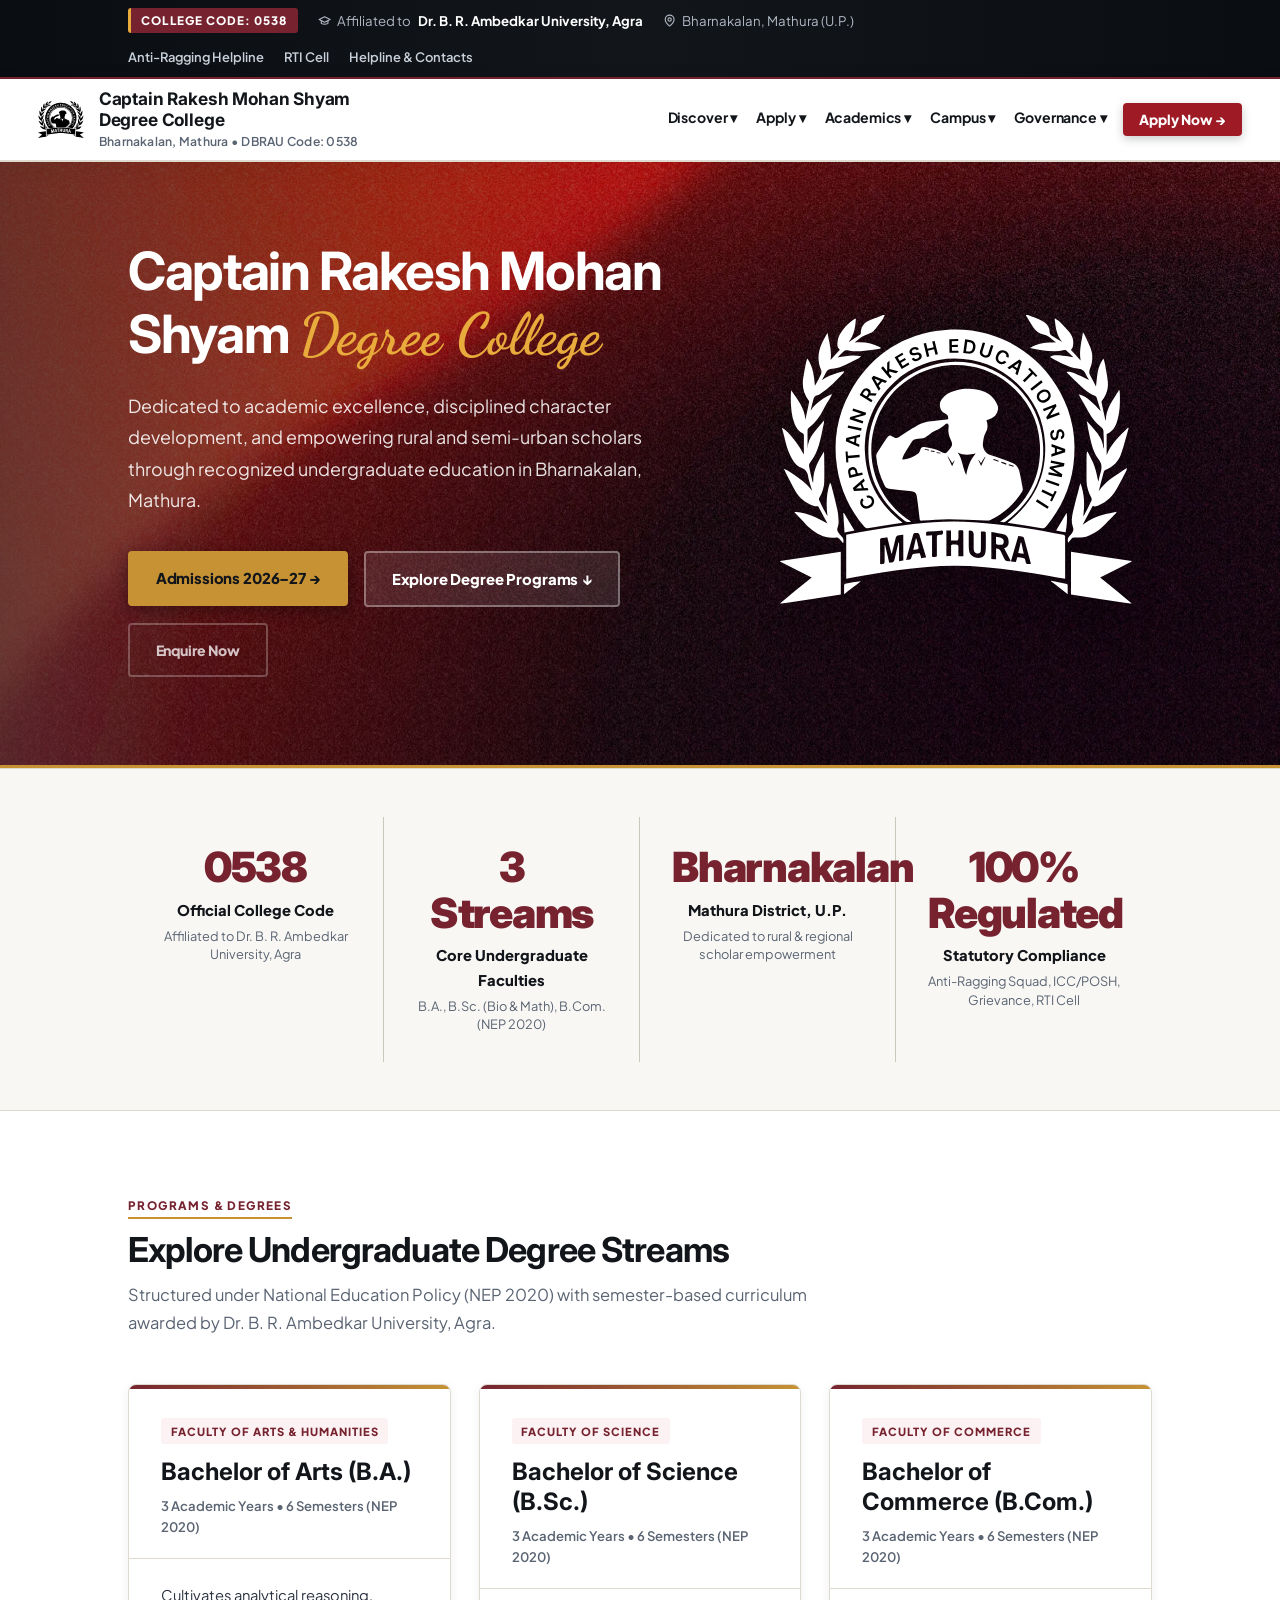
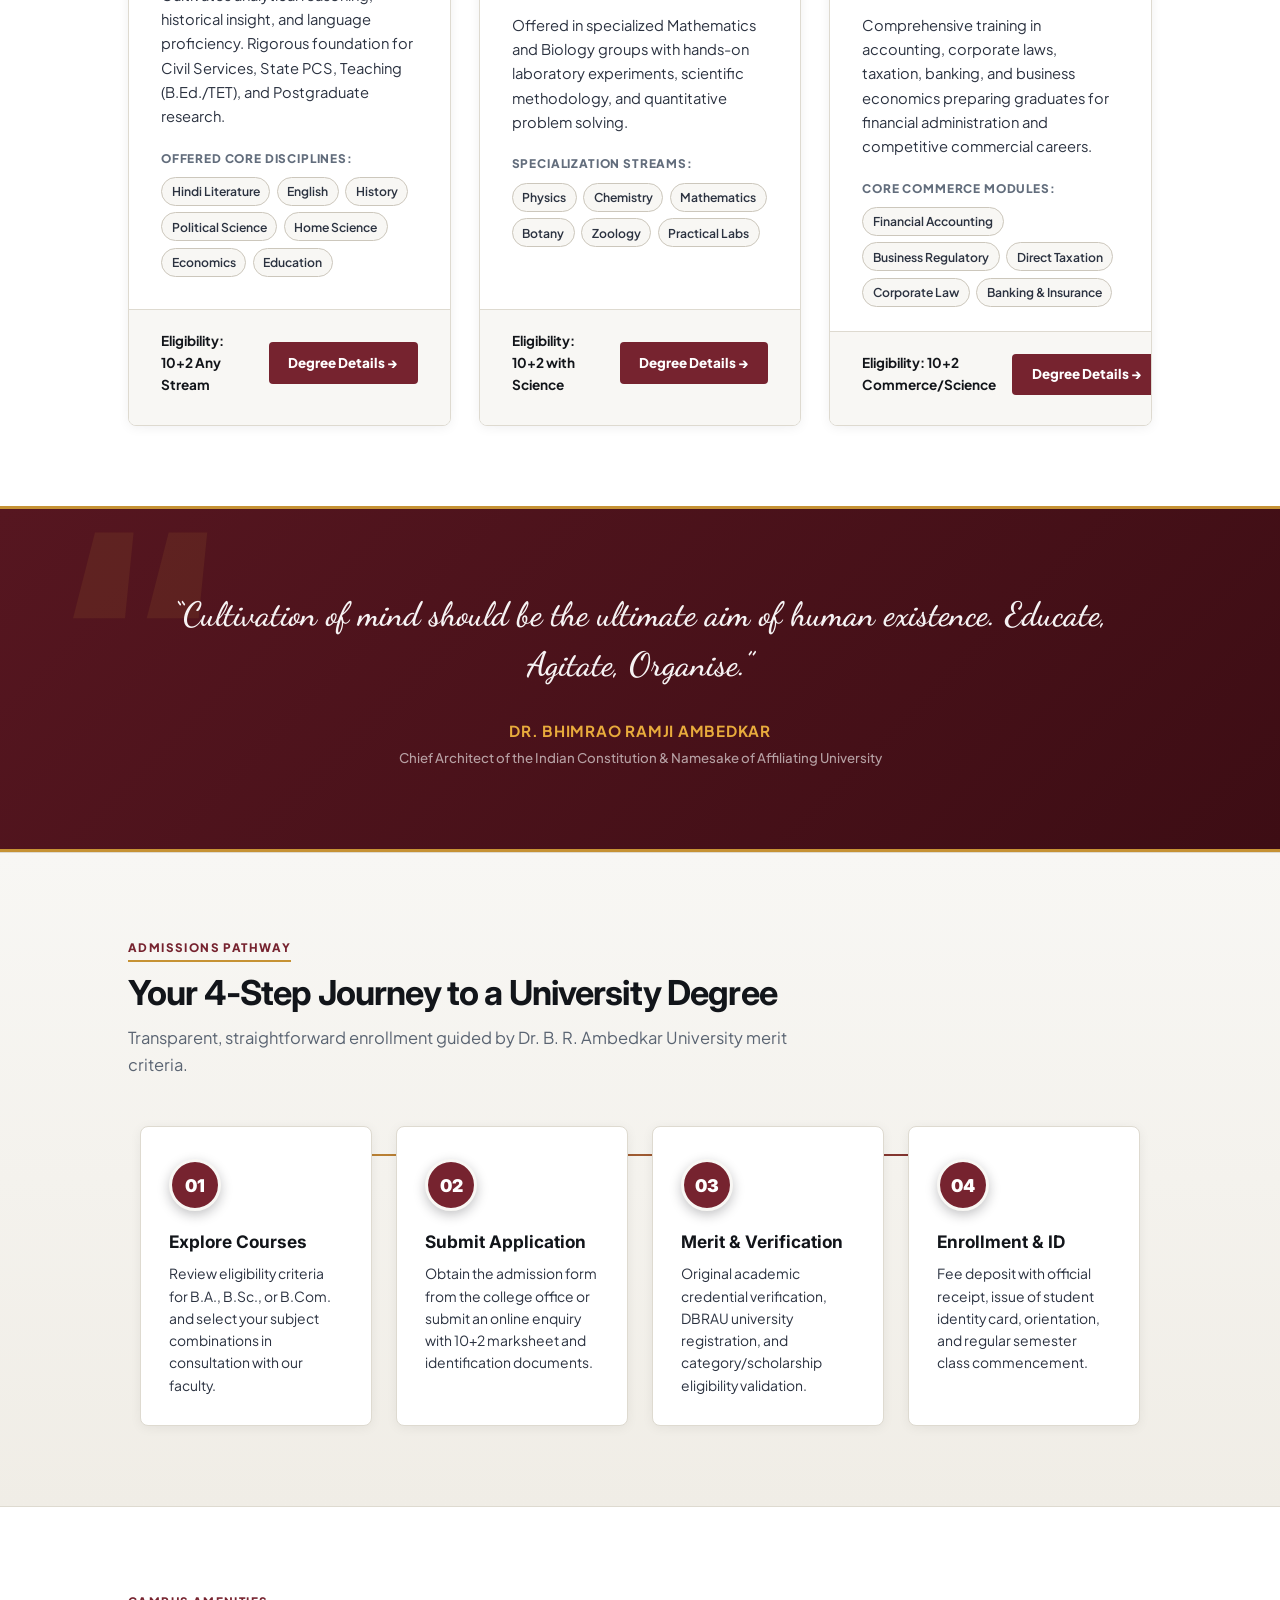
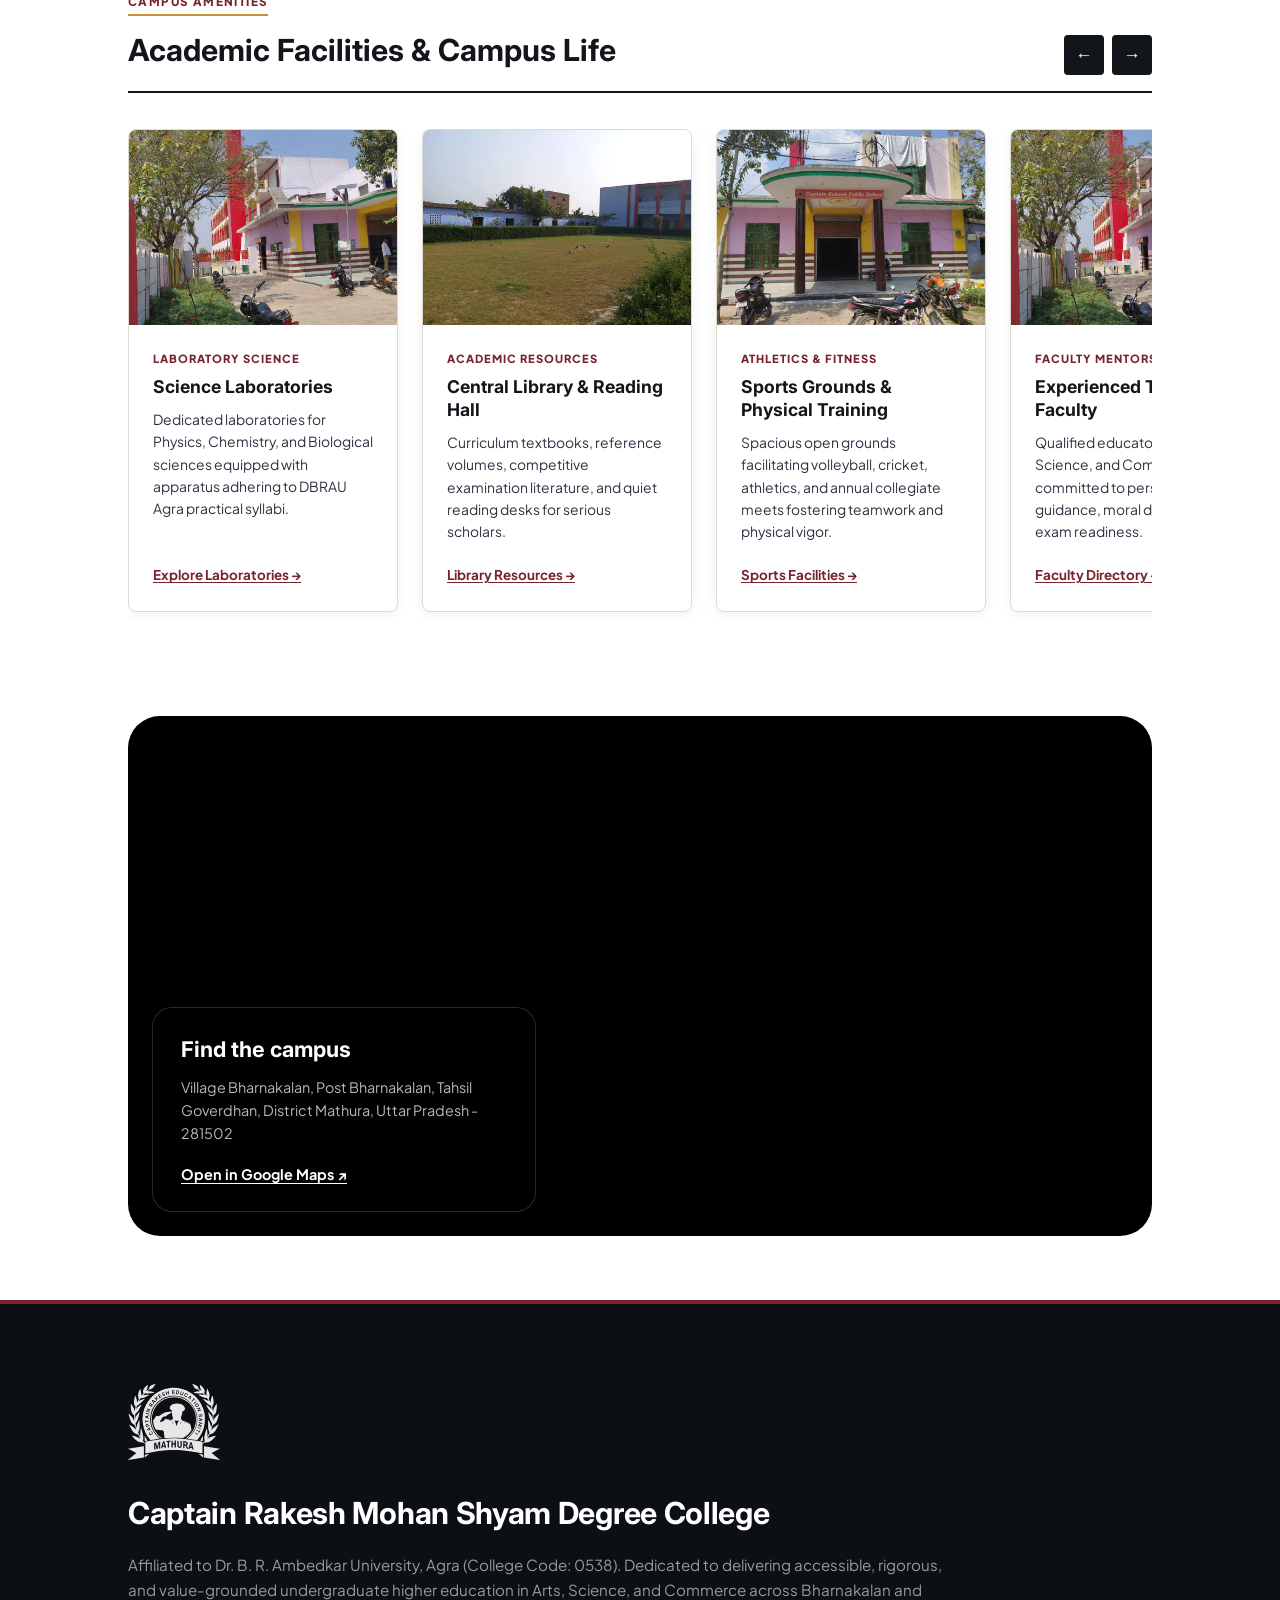
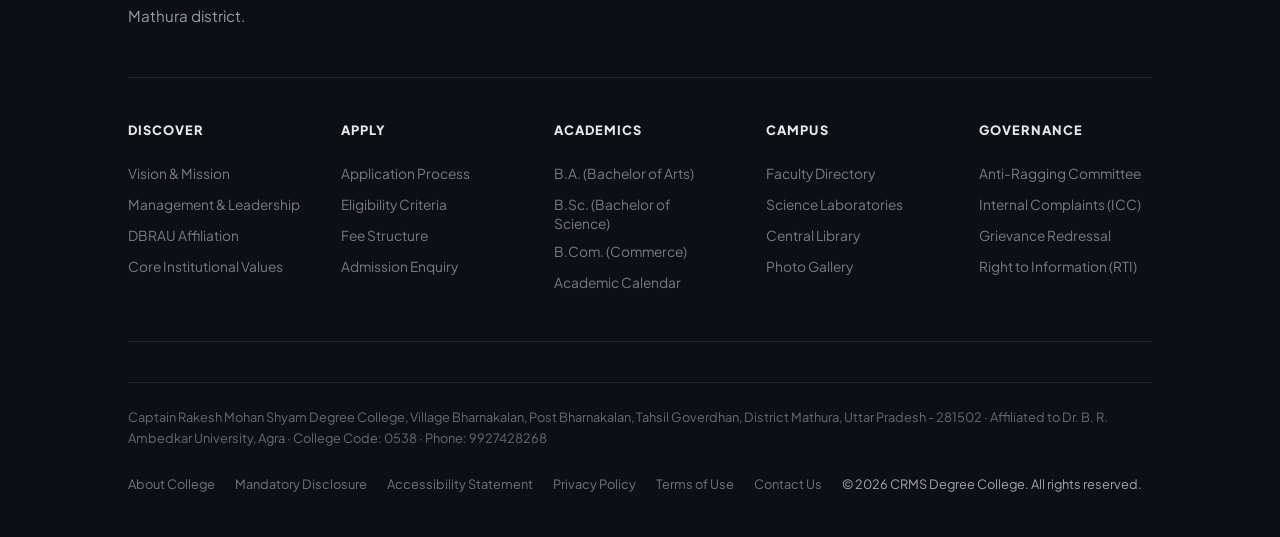
<file: index.html>
<!DOCTYPE html>
<html lang="en">
<head>
  <meta charset="UTF-8">
  <meta name="viewport" content="width=device-width, initial-scale=1.0">
  <meta name="description" content="Official website of Captain Rakesh Mohan Shyam Degree College, Bharnakalan, Mathura. Affiliated to Dr. B. R. Ambedkar University, Agra. College Code: 0538. Offering B.A., B.Sc., B.Com.">
  <meta name="keywords" content="Captain Rakesh Mohan Shyam Degree College, CRMS College, Bharnakalan Mathura, DBRAU Agra, College Code 0538, Degree College Mathura, BA BSc BCom Admission">
  <title>Captain Rakesh Mohan Shyam Degree College | Bharnakalan, Mathura (Code: 0538)</title>

  <!-- Favicon -->
  <link rel="icon" type="image/svg+xml" href="Captain.Rakesh-education-samiti.Black%201.svg">

  <!-- Google Fonts: Inter (headings), Plus Jakarta Sans (body), Dancing Script (highlight and quotation) -->
  <link rel="preconnect" href="https://fonts.googleapis.com">
  <link rel="preconnect" href="https://fonts.gstatic.com" crossorigin>
  <link href="https://fonts.googleapis.com/css2?family=Inter:ital,wght@0,400;0,600;0,700;0,800;0,900;1,400;1,700&family=Plus+Jakarta+Sans:wght@400;500;600;700;800&family=Dancing+Script:wght@400..700&display=swap" rel="stylesheet">

  <!-- Stylesheet -->
  <link rel="stylesheet" href="style.css">

  <!-- Schema.org JSON-LD Structured Data for College/University -->
  <script type="application/ld+json">
  {
    "@context": "https://schema.org",
    "@type": "CollegeOrUniversity",
    "name": "Captain Rakesh Mohan Shyam Degree College",
    "alternateName": "CRMS Degree College",
    "identifier": "0538",
    "url": "https://crms-college.pages.dev",
    "logo": "https://crms-college.pages.dev/Captain.Rakesh-education-samiti.Black%201.svg",
    "address": {
      "@type": "PostalAddress",
      "addressLocality": "Bharnakalan",
      "addressRegion": "Mathura, Uttar Pradesh",
      "addressCountry": "IN"
    },
    "parentOrganization": {
      "@type": "CollegeOrUniversity",
      "name": "Dr. B. R. Ambedkar University, Agra",
      "sameAs": "http://www.dbrau.ac.in"
    }
  }
  </script>
</head>
<body class="theme--red home">

  <!-- Accessibility Skip Link -->
  <a href="#main-landmark" class="skip-to-content">Skip to content ↓</a>

  <!-- Top Utility Bar: UChicago / Phoenix Institutional Bar -->
  <div class="top-bar">
    <div class="top-bar-inner">
      <div class="top-bar-left">
        <span class="top-item"><span class="code-pill">COLLEGE CODE: 0538</span></span>
        <span class="top-item"><svg class="icon" aria-hidden="true" viewBox="0 0 24 24"><path d="M22 10 12 5 2 10l10 5 10-5Z"/><path d="M6 12v5c3 2 9 2 12 0v-5"/></svg> Affiliated to <strong>Dr. B. R. Ambedkar University, Agra</strong></span>
        <span class="top-item"><svg class="icon" aria-hidden="true" viewBox="0 0 24 24"><path d="M20 10c0 6-8 12-8 12s-8-6-8-12a8 8 0 0 1 16 0Z"/><circle cx="12" cy="10" r="3"/></svg> Bharnakalan, Mathura (U.P.)</span>
      </div>
      <div class="top-bar-right">
        <a href="committees.html#anti-ragging" class="top-link">Anti-Ragging Helpline</a>
        <a href="committees.html#rti" class="top-link">RTI Cell</a>
        <a href="contact.html" class="top-link">Helpline & Contacts</a>
      </div>
    </div>
  </div>

  <!-- Expansive 80vw Navigation Header -->
  <header class="site-header">
    <div class="site-nav-mod">
      <nav class="site-nav" aria-label="Primary Navigation">
        <div class="site-nav--width">

          <!-- Brand Logo / Typographic Wordmark -->
          <div class="site-nav__name">
            <a class="site-nav__name-link" href="index.html" rel="home" aria-label="College Home">
              <img src="Captain.Rakesh-education-samiti.Black%201.svg" alt="Captain Rakesh Education Samiti Emblem" class="brand-logo" width="46" height="46">
              <div class="site-nav__brand-info">
                <span class="site-nav__brand-title">Captain Rakesh Mohan Shyam Degree College</span>
                <span class="site-nav__brand-meta">Bharnakalan, Mathura • DBRAU Code: 0538</span>
              </div>
            </a>
          </div>

          <!-- Mobile Menu Button -->
          <div class="site-nav__menu-button">
            <button class="site-nav__menu-trigger js-nav-trigger" aria-label="Toggle Navigation Menu" aria-expanded="false"><svg class="icon-burger" aria-hidden="true" viewBox="0 0 24 24"><path class="burger-open" d="M4 6h16M4 12h16M4 18h16"/><path class="burger-close" d="M6 6l12 12M18 6 6 18"/></svg></button>
          </div>

          <!-- Main Category Navigation Links -->
          <ul class="site-nav__links" id="mainNav">

            <!-- Discover (About, Vision, Leadership, DBRAU) -->
            <li class="site-nav__link-item theme--discover">
              <a class="site-nav__link" href="about.html">Discover ▾</a>
              <ul class="site-nav__sub-nav-list">
                <li class="site-nav__sub-nav-item"><a class="site-nav__sub-nav-link" href="about.html#overview">Vision & Mission</a></li>
                <li class="site-nav__sub-nav-item"><a class="site-nav__sub-nav-link" href="about.html#leadership">Management & Leadership</a></li>
                <li class="site-nav__sub-nav-item"><a class="site-nav__sub-nav-link" href="about.html#approvals">DBRAU Affiliation & Code 0538</a></li>
                <li class="site-nav__sub-nav-item"><a class="site-nav__sub-nav-link" href="facilities.html">Campus Life & Grounds</a></li>
              </ul>
            </li>

            <!-- Apply (Admissions, Process, Eligibility, Fees) -->
            <li class="site-nav__link-item theme--apply">
              <a class="site-nav__link" href="admissions.html">Apply ▾</a>
              <ul class="site-nav__sub-nav-list">
                <li class="site-nav__sub-nav-item"><a class="site-nav__sub-nav-link" href="admissions.html#process">Understanding the Process</a></li>
                <li class="site-nav__sub-nav-item"><a class="site-nav__sub-nav-link" href="admissions.html#eligibility">Eligibility Requirements</a></li>
                <li class="site-nav__sub-nav-item"><a class="site-nav__sub-nav-link" href="admissions.html#fees">Tuition & Fee Structure</a></li>
                <li class="site-nav__sub-nav-item"><a class="site-nav__sub-nav-link" href="admissions.html#enquiry">Online Enquiry Form</a></li>
              </ul>
            </li>

            <!-- Academics (B.A., B.Sc., B.Com., Calendar) -->
            <li class="site-nav__link-item theme--academics">
              <a class="site-nav__link" href="academics.html">Academics ▾</a>
              <ul class="site-nav__sub-nav-list">
                <li class="site-nav__sub-nav-item"><a class="site-nav__sub-nav-link" href="academics.html#courses">Undergraduate Degrees</a></li>
                <li class="site-nav__sub-nav-item"><a class="site-nav__sub-nav-link" href="academics.html#departments">Academic Departments</a></li>
                <li class="site-nav__sub-nav-item"><a class="site-nav__sub-nav-link" href="faculty.html">Faculty Directory</a></li>
                <li class="site-nav__sub-nav-item"><a class="site-nav__sub-nav-link" href="academics.html#calendar">Academic Calendar</a></li>
              </ul>
            </li>

            <!-- Campus & Facilities -->
            <li class="site-nav__link-item theme--campus">
              <a class="site-nav__link" href="facilities.html">Campus ▾</a>
              <ul class="site-nav__sub-nav-list">
                <li class="site-nav__sub-nav-item"><a class="site-nav__sub-nav-link" href="facilities.html#labs">Science & Computer Labs</a></li>
                <li class="site-nav__sub-nav-item"><a class="site-nav__sub-nav-link" href="facilities.html#library">Central Library</a></li>
                <li class="site-nav__sub-nav-item"><a class="site-nav__sub-nav-link" href="facilities.html#sports">Sports Grounds</a></li>
                <li class="site-nav__sub-nav-item"><a class="site-nav__sub-nav-link" href="gallery.html">Photo & Media Gallery</a></li>
              </ul>
            </li>

            <!-- Governance & Committees -->
            <li class="site-nav__link-item theme--governance">
              <a class="site-nav__link" href="committees.html">Governance ▾</a>
              <ul class="site-nav__sub-nav-list">
                <li class="site-nav__sub-nav-item"><a class="site-nav__sub-nav-link" href="committees.html#anti-ragging">Anti-Ragging Committee</a></li>
                <li class="site-nav__sub-nav-item"><a class="site-nav__sub-nav-link" href="committees.html#icc">Internal Complaints (ICC)</a></li>
                <li class="site-nav__sub-nav-item"><a class="site-nav__sub-nav-link" href="committees.html#grievance">Grievance Redressal</a></li>
                <li class="site-nav__sub-nav-item"><a class="site-nav__sub-nav-link" href="committees.html#rti">Right to Information (RTI)</a></li>
                <li class="site-nav__sub-nav-item"><a class="site-nav__sub-nav-link" href="committees.html#code-of-conduct">Code of Conduct</a></li>
              </ul>
            </li>



            <!-- Phoenix Action CTA Button -->
            <li class="site-nav__link-item">
              <a class="site-nav__apply-btn" href="admissions.html">Apply Now →</a>
            </li>
          </ul>

        </div>
      </nav>
    </div>

  </header>

  <!-- Main Landmark Page Content -->
  <main class="main" id="main-landmark">

    <!-- ===================================================================
         1. Hero Section (Simpler, Like Before: Campus Background & Clean Key Facts)
         =================================================================== -->
    <section class="hero" aria-label="College Introduction">
      <div class="hero-container">

        <!-- Hero Text & Primary Actions -->
        <div class="hero-content">
          <h1 class="hero-title">
            Captain Rakesh Mohan <span class="hero-title__tail">Shyam <span class="highlight">Degree College</span></span>
          </h1>
          <p class="hero-subtitle">
            Dedicated to academic excellence, disciplined character development, and empowering rural and semi-urban scholars through recognized undergraduate education in Bharnakalan, Mathura.
          </p>
          <div class="hero-actions">
            <a href="admissions.html" class="hp-btn hp-btn--primary">Admissions 2026–27 →</a>
            <a href="#programs" class="hp-btn hp-btn--secondary">Explore Degree Programs ↓</a>
            <a href="contact.html#enquiry" class="hp-btn hp-btn--outline">Enquire Now</a>
          </div>
        </div>

        <!-- Institutional emblem -->
        <div class="hero-emblem">
          <img src="Captain.Rakesh-education-samiti.Black%201.svg" alt="Captain Rakesh Education Samiti emblem" width="747" height="613">
        </div>

      </div>
    </section>

    <!-- ===================================================================
         High-Impact Stats Strip (full-bleed)
         =================================================================== -->
    <section class="stats-strip" aria-label="Key College Facts">
      <div class="stats-grid">
        <div class="stat-card">
          <div class="stat-number">0538</div>
          <div class="stat-label">Official College Code</div>
          <div class="stat-sub">Affiliated to Dr. B. R. Ambedkar University, Agra</div>
        </div>
        <div class="stat-card">
          <div class="stat-number">3 Streams</div>
          <div class="stat-label">Core Undergraduate Faculties</div>
          <div class="stat-sub">B.A., B.Sc. (Bio & Math), B.Com. (NEP 2020)</div>
        </div>
        <div class="stat-card">
          <div class="stat-number">Bharnakalan</div>
          <div class="stat-label">Mathura District, U.P.</div>
          <div class="stat-sub">Dedicated to rural & regional scholar empowerment</div>
        </div>
        <div class="stat-card">
          <div class="stat-number">100% Regulated</div>
          <div class="stat-label">Statutory Compliance</div>
          <div class="stat-sub">Anti-Ragging Squad, ICC/POSH, Grievance, RTI Cell</div>
        </div>
      </div>
    </section>

    <div class="hp-outer">

      <!-- ===================================================================
           3. University of Phoenix Inspired "Degree & Program Explorer"
           =================================================================== -->
      <section class="programs-section" id="programs" aria-label="Undergraduate Degrees">
        <div class="section-header">
          <span class="section-tag">Programs & Degrees</span>
          <h2 class="section-title">Explore Undergraduate Degree Streams</h2>
          <p class="section-desc">
            Structured under National Education Policy (NEP 2020) with semester-based curriculum awarded by Dr. B. R. Ambedkar University, Agra.
          </p>
        </div>

        <div class="programs-grid">

          <!-- Degree Card 1: B.A. -->
          <article class="degree-card">
            <div class="degree-card__header">
              <span class="degree-badge">Faculty of Arts & Humanities</span>
              <h3 class="degree-title">Bachelor of Arts (B.A.)</h3>
              <div class="degree-meta">3 Academic Years &bull; 6 Semesters (NEP 2020)</div>
            </div>
            <div class="degree-card__body">
              <p class="degree-description">
                Cultivates analytical reasoning, historical insight, and language proficiency. Rigorous foundation for Civil Services, State PCS, Teaching (B.Ed./TET), and Postgraduate research.
              </p>
              <div class="degree-subjects-label">Offered Core Disciplines:</div>
              <div class="degree-subjects">
                <span class="degree-subject-pill">Hindi Literature</span>
                <span class="degree-subject-pill">English</span>
                <span class="degree-subject-pill">History</span>
                <span class="degree-subject-pill">Political Science</span>
                <span class="degree-subject-pill">Home Science</span>
                <span class="degree-subject-pill">Economics</span>
                <span class="degree-subject-pill">Education</span>
              </div>
            </div>
            <div class="degree-card__footer">
              <span style="font-size: 0.85rem; font-weight: 700; color: var(--color-dark);">Eligibility: 10+2 Any Stream</span>
              <a href="academics.html#courses" class="degree-action-btn">Degree Details →</a>
            </div>
          </article>

          <!-- Degree Card 2: B.Sc. -->
          <article class="degree-card">
            <div class="degree-card__header">
              <span class="degree-badge">Faculty of Science</span>
              <h3 class="degree-title">Bachelor of Science (B.Sc.)</h3>
              <div class="degree-meta">3 Academic Years &bull; 6 Semesters (NEP 2020)</div>
            </div>
            <div class="degree-card__body">
              <p class="degree-description">
                Offered in specialized Mathematics and Biology groups with hands-on laboratory experiments, scientific methodology, and quantitative problem solving.
              </p>
              <div class="degree-subjects-label">Specialization Streams:</div>
              <div class="degree-subjects">
                <span class="degree-subject-pill">Physics</span>
                <span class="degree-subject-pill">Chemistry</span>
                <span class="degree-subject-pill">Mathematics</span>
                <span class="degree-subject-pill">Botany</span>
                <span class="degree-subject-pill">Zoology</span>
                <span class="degree-subject-pill">Practical Labs</span>
              </div>
            </div>
            <div class="degree-card__footer">
              <span style="font-size: 0.85rem; font-weight: 700; color: var(--color-dark);">Eligibility: 10+2 with Science</span>
              <a href="academics.html#courses" class="degree-action-btn">Degree Details →</a>
            </div>
          </article>

          <!-- Degree Card 3: B.Com. -->
          <article class="degree-card">
            <div class="degree-card__header">
              <span class="degree-badge">Faculty of Commerce</span>
              <h3 class="degree-title">Bachelor of Commerce (B.Com.)</h3>
              <div class="degree-meta">3 Academic Years &bull; 6 Semesters (NEP 2020)</div>
            </div>
            <div class="degree-card__body">
              <p class="degree-description">
                Comprehensive training in accounting, corporate laws, taxation, banking, and business economics preparing graduates for financial administration and competitive commercial careers.
              </p>
              <div class="degree-subjects-label">Core Commerce Modules:</div>
              <div class="degree-subjects">
                <span class="degree-subject-pill">Financial Accounting</span>
                <span class="degree-subject-pill">Business Regulatory</span>
                <span class="degree-subject-pill">Direct Taxation</span>
                <span class="degree-subject-pill">Corporate Law</span>
                <span class="degree-subject-pill">Banking & Insurance</span>
              </div>
            </div>
            <div class="degree-card__footer">
              <span style="font-size: 0.85rem; font-weight: 700; color: var(--color-dark);">Eligibility: 10+2 Commerce/Science</span>
              <a href="academics.html#courses" class="degree-action-btn">Degree Details →</a>
            </div>
          </article>

        </div>
      </section>

    </div>

    <!-- ===================================================================
         Scholarly Quotation Strip (full-bleed)
         =================================================================== -->
    <section class="quotes-strip" aria-label="Scholarly Ideals">
      <div class="quote-block">
        <blockquote class="quote-text">
          “Cultivation of mind should be the ultimate aim of human existence. Educate, Agitate, Organise.”
        </blockquote>
        <div class="quote-cite">
          Dr. Bhimrao Ramji Ambedkar
          <span class="quote-role">Chief Architect of the Indian Constitution & Namesake of Affiliating University</span>
        </div>
      </div>
    </section>

    <!-- ===================================================================
         Admissions Pathway (full-bleed)
         =================================================================== -->
    <section class="pathway-section" aria-label="How Higher Education Works">
      <div class="section-header">
        <span class="section-tag">Admissions Pathway</span>
        <h2 class="section-title">Your 4-Step Journey to a University Degree</h2>
        <p class="section-desc">Transparent, straightforward enrollment guided by Dr. B. R. Ambedkar University merit criteria.</p>
      </div>

      <div class="pathway-grid">
        <div class="pathway-card">
          <div class="pathway-step-num">01</div>
          <h3 class="pathway-title">Explore Courses</h3>
          <p class="pathway-desc">Review eligibility criteria for B.A., B.Sc., or B.Com. and select your subject combinations in consultation with our faculty.</p>
        </div>
        <div class="pathway-card">
          <div class="pathway-step-num">02</div>
          <h3 class="pathway-title">Submit Application</h3>
          <p class="pathway-desc">Obtain the admission form from the college office or submit an online enquiry with 10+2 marksheet and identification documents.</p>
        </div>
        <div class="pathway-card">
          <div class="pathway-step-num">03</div>
          <h3 class="pathway-title">Merit & Verification</h3>
          <p class="pathway-desc">Original academic credential verification, DBRAU university registration, and category/scholarship eligibility validation.</p>
        </div>
        <div class="pathway-card">
          <div class="pathway-step-num">04</div>
          <h3 class="pathway-title">Enrollment & ID</h3>
          <p class="pathway-desc">Fee deposit with official receipt, issue of student identity card, orientation, and regular semester class commencement.</p>
        </div>
      </div>
    </section>

    <div class="hp-outer">

      <!-- ===================================================================
           5. Highlights Carousel Strip: Academic Degrees & Facilities
           =================================================================== -->
      <section class="highlights-strip" aria-label="Campus Facilities">
        <div class="highlights-header">
          <div>
            <span class="section-tag">Campus Amenities</span>
            <h2 class="highlights-title">Academic Facilities & Campus Life</h2>
          </div>
          <div class="highlights-controls">
            <button class="highlights-btn js-carousel-prev" aria-label="Previous Highlight">←</button>
            <button class="highlights-btn js-carousel-next" aria-label="Next Highlight">→</button>
          </div>
        </div>

        <div class="highlights-track-wrapper">
          <div class="highlights-track">

            <!-- Card 1: Science Labs -->
            <article class="highlight-card">
              <div class="highlight-card__img-wrap">
                <img src="images/campus-building.jpg" alt="College academic building with flowerbeds in front" class="highlight-card__img" loading="lazy">
              </div>
              <div class="highlight-card__body">
                <span class="highlight-card__tag">Laboratory Science</span>
                <h3 class="highlight-card__title">Science Laboratories</h3>
                <p class="highlight-card__text">
                  Dedicated laboratories for Physics, Chemistry, and Biological sciences equipped with apparatus adhering to DBRAU Agra practical syllabi.
                </p>
                <a href="facilities.html#labs" class="highlight-card__link">Explore Laboratories →</a>
              </div>
            </article>

            <!-- Card 2: Central Library -->
            <article class="highlight-card">
              <div class="highlight-card__img-wrap">
                <img src="images/campus-grounds.jpg" alt="Open green grounds inside the college boundary" class="highlight-card__img" loading="lazy">
              </div>
              <div class="highlight-card__body">
                <span class="highlight-card__tag">Academic Resources</span>
                <h3 class="highlight-card__title">Central Library & Reading Hall</h3>
                <p class="highlight-card__text">
                  Curriculum textbooks, reference volumes, competitive examination literature, and quiet reading desks for serious scholars.
                </p>
                <a href="facilities.html#library" class="highlight-card__link">Library Resources →</a>
              </div>
            </article>

            <!-- Card 3: Sports Grounds -->
            <article class="highlight-card">
              <div class="highlight-card__img-wrap">
                <img src="images/campus-entrance.jpg" alt="Administrative wing entrance with a round porch" class="highlight-card__img" loading="lazy">
              </div>
              <div class="highlight-card__body">
                <span class="highlight-card__tag">Athletics & Fitness</span>
                <h3 class="highlight-card__title">Sports Grounds & Physical Training</h3>
                <p class="highlight-card__text">
                  Spacious open grounds facilitating volleyball, cricket, athletics, and annual collegiate meets fostering teamwork and physical vigor.
                </p>
                <a href="facilities.html#sports" class="highlight-card__link">Sports Facilities →</a>
              </div>
            </article>

            <!-- Card 4: Qualified Faculty -->
            <article class="highlight-card">
              <div class="highlight-card__img-wrap">
                <img src="images/campus-building.jpg" alt="College academic building with flowerbeds in front" class="highlight-card__img" loading="lazy">
              </div>
              <div class="highlight-card__body">
                <span class="highlight-card__tag">Faculty Mentorship</span>
                <h3 class="highlight-card__title">Experienced Teaching Faculty</h3>
                <p class="highlight-card__text">
                  Qualified educators across Arts, Science, and Commerce committed to personal student guidance, moral discipline, and exam readiness.
                </p>
                <a href="faculty.html" class="highlight-card__link">Faculty Directory →</a>
              </div>
            </article>

          </div>
        </div>
      </section>


    </div>

    <!-- Standalone map block -->
    <section class="map-block" id="find-us" aria-labelledby="map-title">
      <iframe title="Map showing the location of Captain Rakesh Mohan Shyam Degree College, Bharnakalan" src="https://www.google.com/maps?q=27.6010578,77.4696482&z=16&output=embed" loading="lazy" referrerpolicy="no-referrer-when-downgrade"></iframe>
      <div class="map-block__caption">
        <h2 class="map-block__title" id="map-title">Find the campus</h2>
        <p class="map-block__address">Village Bharnakalan, Post Bharnakalan, Tahsil Goverdhan, District Mathura, Uttar Pradesh - 281502</p>
        <a class="map-block__link" href="https://maps.app.goo.gl/JGQyZkKketBNvEx26" target="_blank" rel="noopener noreferrer">Open in Google Maps ↗</a>
      </div>
    </section>
  </main>

  <!-- =====================================================================
       Expansive 80vw UChicago Scholarly Footer
       ===================================================================== -->
  <div class="site-footer-mod">
    <footer class="site-footer">

      <!-- Official Crest Badge at Top -->
      <div class="site-footer__dome-badge">
        <img src="Captain.Rakesh-education-samiti.Black%201.svg" alt="" class="site-footer__dome-img">
      </div>

      <!-- Institutional Title & Mission Statement -->
      <a class="site-footer__name-link" href="index.html">Captain Rakesh Mohan Shyam Degree College</a>
      <p class="site-footer__text">
        Affiliated to Dr. B. R. Ambedkar University, Agra (College Code: 0538). Dedicated to delivering accessible, rigorous, and value-grounded undergraduate higher education in Arts, Science, and Commerce across Bharnakalan and Mathura district.
      </p>

      <!-- Multi-column Definition List Links Grid (80vw Canvas) -->
      <div class="site-footer__links-mod">

        <dl class="site-footer__links">
          <dt class="site-footer__item-label"><a class="site-footer__label-link" href="about.html">Discover</a></dt>
          <dd class="site-footer__item"><a class="site-footer__link" href="about.html#overview">Vision & Mission</a></dd>
          <dd class="site-footer__item"><a class="site-footer__link" href="about.html#leadership">Management & Leadership</a></dd>
          <dd class="site-footer__item"><a class="site-footer__link" href="about.html#approvals">DBRAU Affiliation</a></dd>
          <dd class="site-footer__item"><a class="site-footer__link" href="about.html#values">Core Institutional Values</a></dd>
        </dl>

        <dl class="site-footer__links">
          <dt class="site-footer__item-label"><a class="site-footer__label-link" href="admissions.html">Apply</a></dt>
          <dd class="site-footer__item"><a class="site-footer__link" href="admissions.html#process">Application Process</a></dd>
          <dd class="site-footer__item"><a class="site-footer__link" href="admissions.html#eligibility">Eligibility Criteria</a></dd>
          <dd class="site-footer__item"><a class="site-footer__link" href="admissions.html#fees">Fee Structure</a></dd>
          <dd class="site-footer__item"><a class="site-footer__link" href="admissions.html#enquiry">Admission Enquiry</a></dd>
        </dl>

        <dl class="site-footer__links">
          <dt class="site-footer__item-label"><a class="site-footer__label-link" href="academics.html">Academics</a></dt>
          <dd class="site-footer__item"><a class="site-footer__link" href="academics.html#courses">B.A. (Bachelor of Arts)</a></dd>
          <dd class="site-footer__item"><a class="site-footer__link" href="academics.html#courses">B.Sc. (Bachelor of Science)</a></dd>
          <dd class="site-footer__item"><a class="site-footer__link" href="academics.html#courses">B.Com. (Commerce)</a></dd>
          <dd class="site-footer__item"><a class="site-footer__link" href="academics.html#calendar">Academic Calendar</a></dd>
        </dl>

        <dl class="site-footer__links">
          <dt class="site-footer__item-label"><a class="site-footer__label-link" href="facilities.html">Campus</a></dt>
          <dd class="site-footer__item"><a class="site-footer__link" href="faculty.html">Faculty Directory</a></dd>
          <dd class="site-footer__item"><a class="site-footer__link" href="facilities.html#labs">Science Laboratories</a></dd>
          <dd class="site-footer__item"><a class="site-footer__link" href="facilities.html#library">Central Library</a></dd>
          <dd class="site-footer__item"><a class="site-footer__link" href="gallery.html">Photo Gallery</a></dd>
        </dl>

        <dl class="site-footer__links">
          <dt class="site-footer__item-label"><a class="site-footer__label-link" href="committees.html">Governance</a></dt>
          <dd class="site-footer__item"><a class="site-footer__link" href="committees.html#anti-ragging">Anti-Ragging Committee</a></dd>
          <dd class="site-footer__item"><a class="site-footer__link" href="committees.html#icc">Internal Complaints (ICC)</a></dd>
          <dd class="site-footer__item"><a class="site-footer__link" href="committees.html#grievance">Grievance Redressal</a></dd>
          <dd class="site-footer__item"><a class="site-footer__link" href="committees.html#rti">Right to Information (RTI)</a></dd>
        </dl>

      </div>

      <!-- Footer Bottom Utility Row -->
      <div class="site-footer__utility">
        <div class="site-footer__utility-item--address">
          Captain Rakesh Mohan Shyam Degree College, Village Bharnakalan, Post Bharnakalan, Tahsil Goverdhan, District Mathura, Uttar Pradesh - 281502 &middot; Affiliated to Dr. B. R. Ambedkar University, Agra &middot; College Code: 0538 &middot; Phone: 9927428268
        </div>
        <ul class="site-footer__utility-list">
          <li><a class="site-footer__utility-link" href="about.html">About College</a></li>
          <li><a class="site-footer__utility-link" href="committees.html#code-of-conduct">Mandatory Disclosure</a></li>
          <li><a class="site-footer__utility-link" href="accessibility.html">Accessibility Statement</a></li>
          <li><a class="site-footer__utility-link" href="privacy.html">Privacy Policy</a></li>
          <li><a class="site-footer__utility-link" href="terms.html">Terms of Use</a></li>
          <li><a class="site-footer__utility-link" href="contact.html">Contact Us</a></li>
          <li><span style="color: #a0a6b0;">© <span class="current-year">2026</span> CRMS Degree College. All rights reserved.</span></li>
        </ul>
      </div>

    </footer>
  </div>

  <!-- Scripts -->
  <script src="script.js"></script>
</body>
</html>
</file>
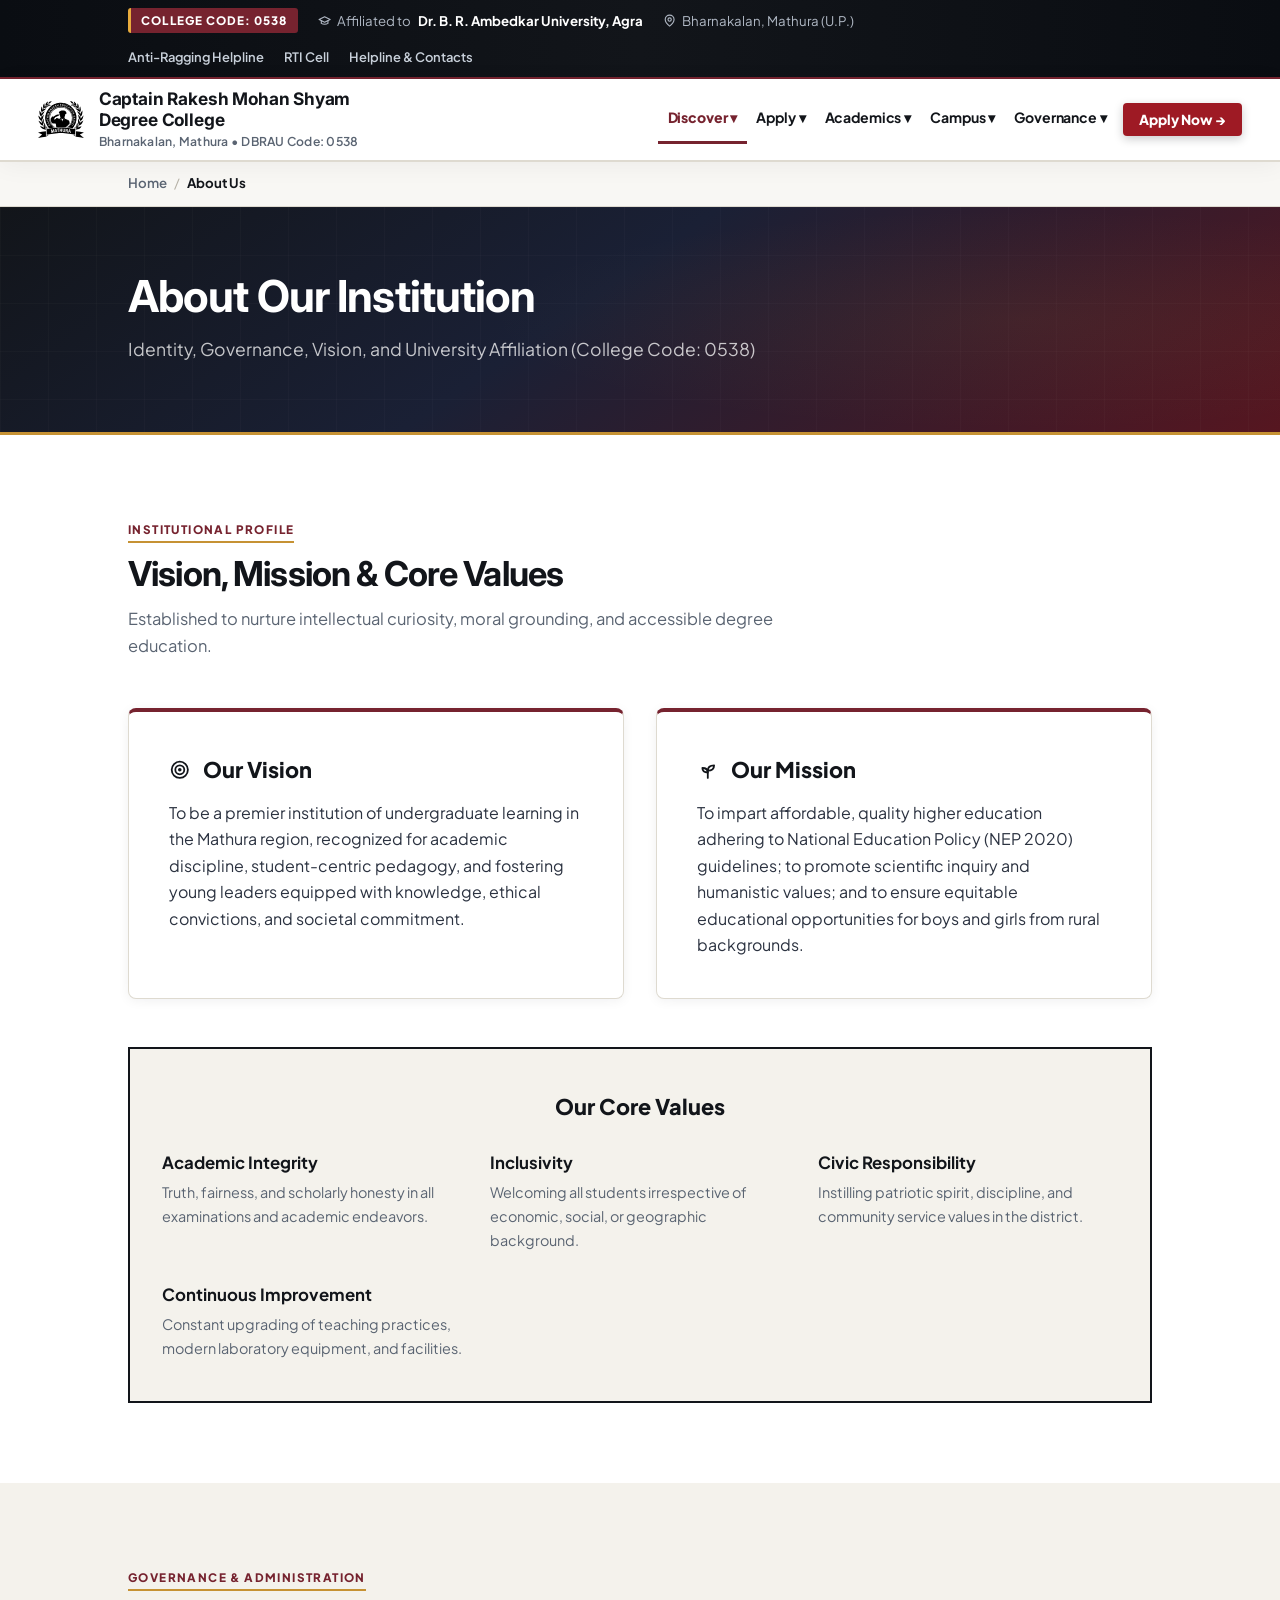
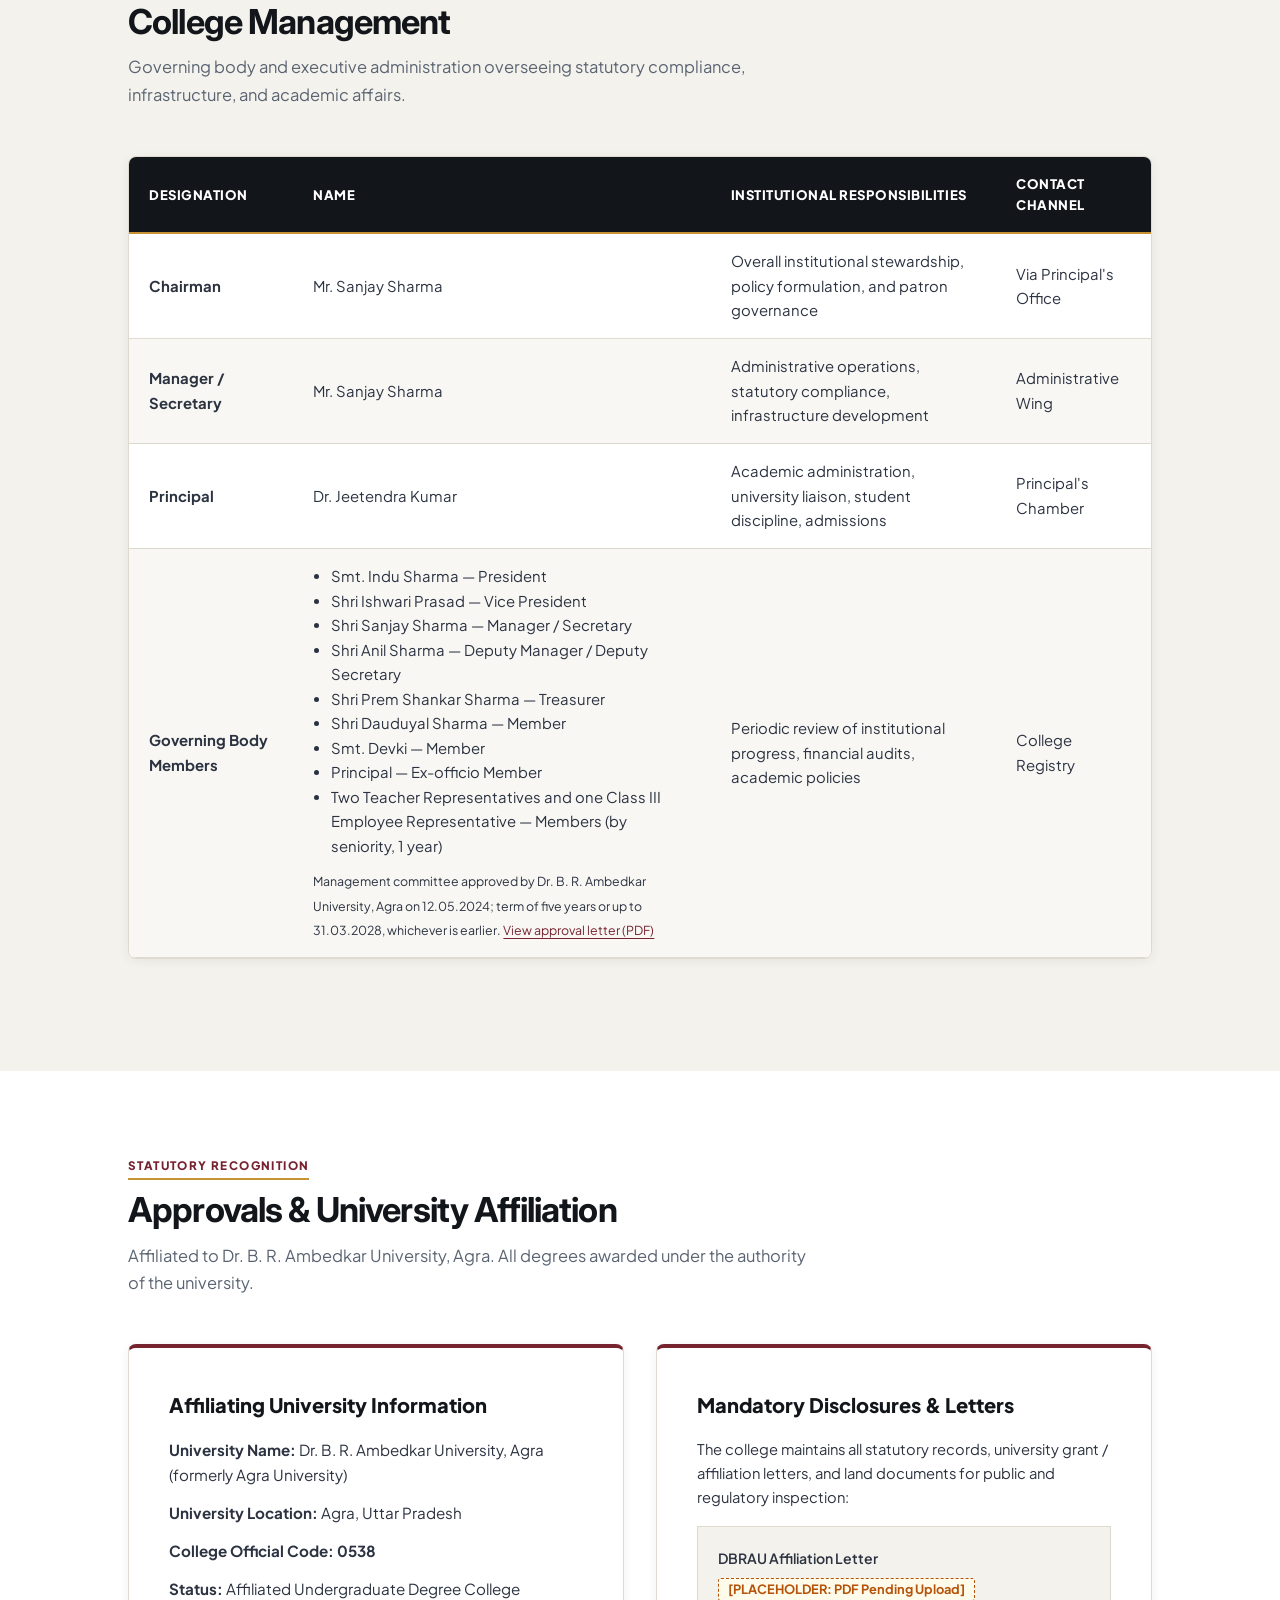
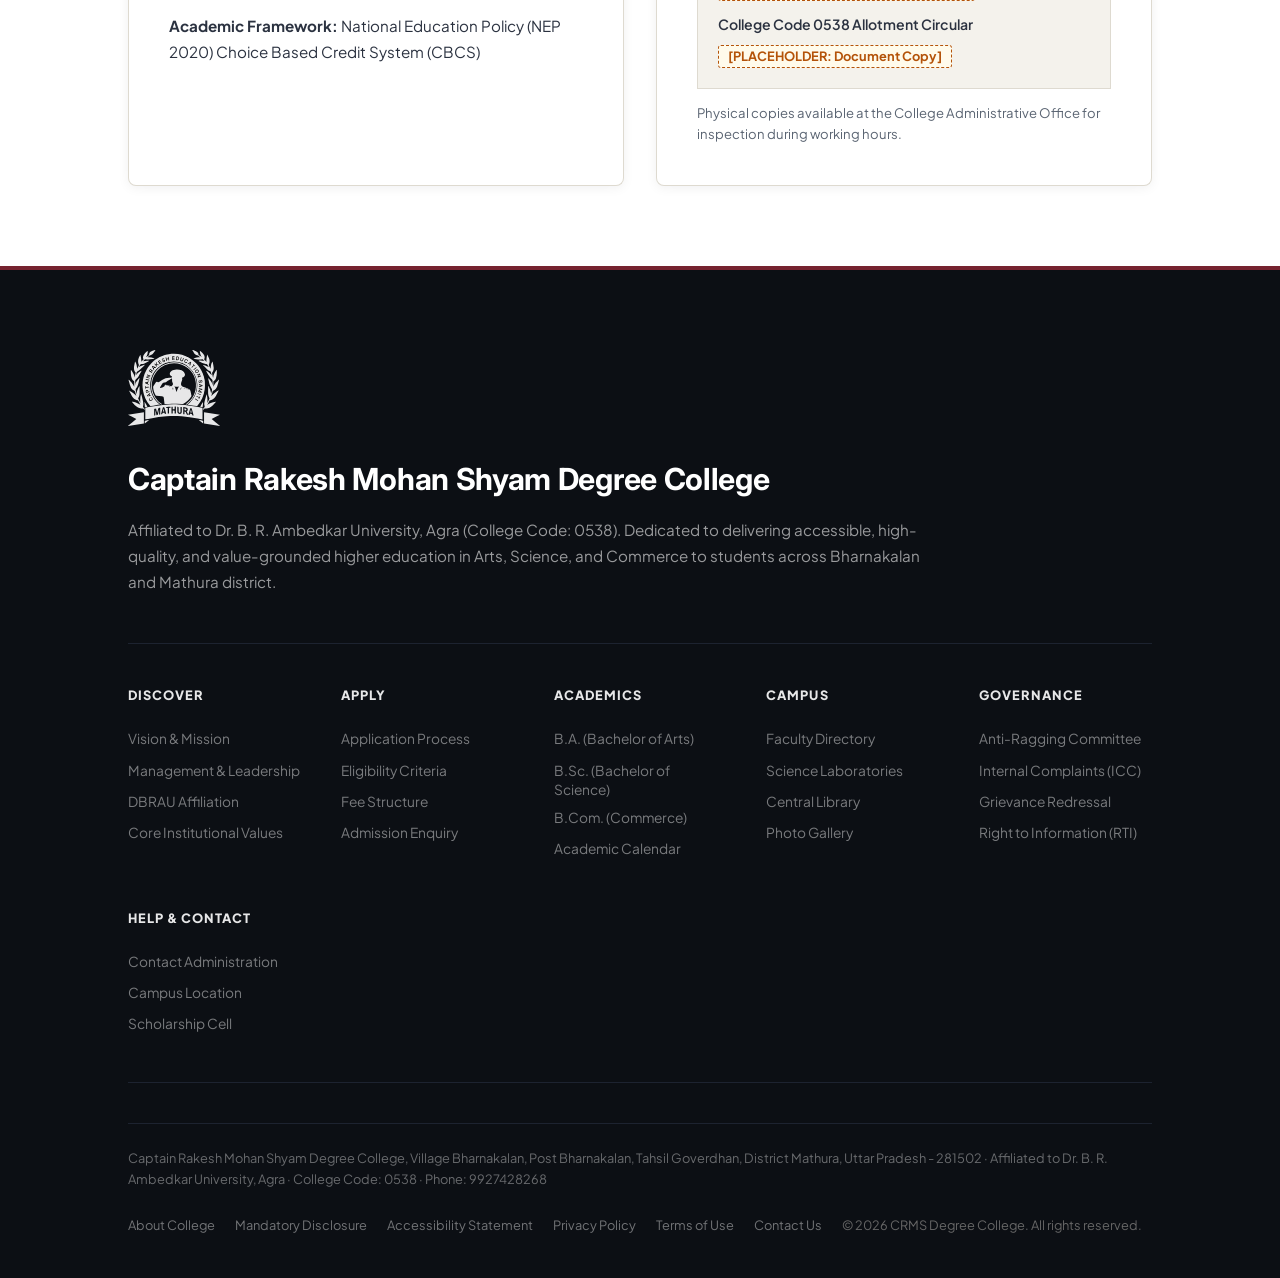
<file: about.html>
<!DOCTYPE html>
<html lang="en">
<head>
  <meta charset="UTF-8">
  <meta name="viewport" content="width=device-width, initial-scale=1.0">
  <meta name="description" content="About Captain Rakesh Mohan Shyam Degree College, Bharnakalan, Mathura. Learn about our vision, mission, leadership, and affiliation with Dr. B. R. Ambedkar University, Agra.">
  <title>About Us | Captain Rakesh Mohan Shyam Degree College</title>
  <link rel="icon" type="image/svg+xml" href="Captain.Rakesh-education-samiti.Black%201.svg">
  <link rel="preconnect" href="https://fonts.googleapis.com">
  <link rel="preconnect" href="https://fonts.gstatic.com" crossorigin>
  <link href="https://fonts.googleapis.com/css2?family=Inter:ital,wght@0,400;0,600;0,700;0,800;0,900;1,400;1,700&family=Plus+Jakarta+Sans:wght@400;500;600;700;800&family=Dancing+Script:wght@400..700&display=swap" rel="stylesheet">
  <link rel="stylesheet" href="style.css">
</head>
<body class="theme--discover">

  <!-- Accessibility Skip Link -->
  <a href="#main-landmark" class="skip-to-content">Skip to content ↓</a>

  <!-- Top Utility Bar -->
  <div class="top-bar">
    <div class="top-bar-inner">
      <div class="top-bar-left">
        <span class="top-item"><span class="code-pill">COLLEGE CODE: 0538</span></span>
        <span class="top-item"><svg class="icon" aria-hidden="true" viewBox="0 0 24 24"><path d="M22 10 12 5 2 10l10 5 10-5Z"/><path d="M6 12v5c3 2 9 2 12 0v-5"/></svg> Affiliated to <strong>Dr. B. R. Ambedkar University, Agra</strong></span>
        <span class="top-item"><svg class="icon" aria-hidden="true" viewBox="0 0 24 24"><path d="M20 10c0 6-8 12-8 12s-8-6-8-12a8 8 0 0 1 16 0Z"/><circle cx="12" cy="10" r="3"/></svg> Bharnakalan, Mathura (U.P.)</span>
      </div>
      <div class="top-bar-right">
        <a href="committees.html#anti-ragging" class="top-link">Anti-Ragging Helpline</a>
        <a href="committees.html#rti" class="top-link">RTI Cell</a>
        <a href="contact.html" class="top-link">Helpline & Contacts</a>
      </div>
    </div>
  </div>

  <!-- MIT Admissions Style Header & Navigation -->
  <header class="site-header">
    <div class="site-nav-mod">
      <nav class="site-nav" aria-label="Primary Navigation">
        <div class="site-nav--width">

          <div class="site-nav__name">
            <a class="site-nav__name-link" href="index.html" rel="home" aria-label="College Home">
              <img src="Captain.Rakesh-education-samiti.Black%201.svg" alt="Captain Rakesh Education Samiti Emblem" class="brand-logo" width="46" height="46">
              <div class="site-nav__brand-info">
                <span class="site-nav__brand-title">Captain Rakesh Mohan Shyam Degree College</span>
                <span class="site-nav__brand-meta">Bharnakalan, Mathura • DBRAU Code: 0538</span>
              </div>
            </a>
          </div>

          <div class="site-nav__menu-button">
            <button class="site-nav__menu-trigger js-nav-trigger" aria-label="Toggle Navigation Menu" aria-expanded="false"><svg class="icon-burger" aria-hidden="true" viewBox="0 0 24 24"><path class="burger-open" d="M4 6h16M4 12h16M4 18h16"/><path class="burger-close" d="M6 6l12 12M18 6 6 18"/></svg></button>
          </div>

          <ul class="site-nav__links" id="mainNav">
            <li class="site-nav__link-item theme--discover">
              <a class="site-nav__link active" href="about.html">Discover ▾</a>
              <ul class="site-nav__sub-nav-list">
                <li class="site-nav__sub-nav-item"><a class="site-nav__sub-nav-link" href="about.html#overview">Vision & Mission</a></li>
                <li class="site-nav__sub-nav-item"><a class="site-nav__sub-nav-link" href="about.html#leadership">Management & Leadership</a></li>
                <li class="site-nav__sub-nav-item"><a class="site-nav__sub-nav-link" href="about.html#approvals">DBRAU Affiliation & Code 0538</a></li>
                <li class="site-nav__sub-nav-item"><a class="site-nav__sub-nav-link" href="facilities.html">Campus Life & Grounds</a></li>
              </ul>
            </li>

            <li class="site-nav__link-item theme--apply">
              <a class="site-nav__link" href="admissions.html">Apply ▾</a>
              <ul class="site-nav__sub-nav-list">
                <li class="site-nav__sub-nav-item"><a class="site-nav__sub-nav-link" href="admissions.html#process">Understanding the Process</a></li>
                <li class="site-nav__sub-nav-item"><a class="site-nav__sub-nav-link" href="admissions.html#eligibility">Eligibility Requirements</a></li>
                <li class="site-nav__sub-nav-item"><a class="site-nav__sub-nav-link" href="admissions.html#fees">Tuition & Fee Structure</a></li>
                <li class="site-nav__sub-nav-item"><a class="site-nav__sub-nav-link" href="admissions.html#enquiry">Online Enquiry Form</a></li>
              </ul>
            </li>

            <li class="site-nav__link-item theme--academics">
              <a class="site-nav__link" href="academics.html">Academics ▾</a>
              <ul class="site-nav__sub-nav-list">
                <li class="site-nav__sub-nav-item"><a class="site-nav__sub-nav-link" href="academics.html#courses">Undergraduate Degrees</a></li>
                <li class="site-nav__sub-nav-item"><a class="site-nav__sub-nav-link" href="academics.html#departments">Academic Departments</a></li>
                <li class="site-nav__sub-nav-item"><a class="site-nav__sub-nav-link" href="faculty.html">Faculty Directory</a></li>
                <li class="site-nav__sub-nav-item"><a class="site-nav__sub-nav-link" href="academics.html#calendar">Academic Calendar</a></li>
              </ul>
            </li>

            <li class="site-nav__link-item theme--campus">
              <a class="site-nav__link" href="facilities.html">Campus ▾</a>
              <ul class="site-nav__sub-nav-list">
                <li class="site-nav__sub-nav-item"><a class="site-nav__sub-nav-link" href="facilities.html#labs">Science & Computer Labs</a></li>
                <li class="site-nav__sub-nav-item"><a class="site-nav__sub-nav-link" href="facilities.html#library">Central Library</a></li>
                <li class="site-nav__sub-nav-item"><a class="site-nav__sub-nav-link" href="facilities.html#sports">Sports Grounds</a></li>
                <li class="site-nav__sub-nav-item"><a class="site-nav__sub-nav-link" href="gallery.html">Photo & Media Gallery</a></li>
              </ul>
            </li>

            <li class="site-nav__link-item theme--governance">
              <a class="site-nav__link" href="committees.html">Governance ▾</a>
              <ul class="site-nav__sub-nav-list">
                <li class="site-nav__sub-nav-item"><a class="site-nav__sub-nav-link" href="committees.html#anti-ragging">Anti-Ragging Committee</a></li>
                <li class="site-nav__sub-nav-item"><a class="site-nav__sub-nav-link" href="committees.html#icc">Internal Complaints (ICC)</a></li>
                <li class="site-nav__sub-nav-item"><a class="site-nav__sub-nav-link" href="committees.html#grievance">Grievance Redressal</a></li>
                <li class="site-nav__sub-nav-item"><a class="site-nav__sub-nav-link" href="committees.html#rti">Right to Information (RTI)</a></li>
                <li class="site-nav__sub-nav-item"><a class="site-nav__sub-nav-link" href="committees.html#code-of-conduct">Code of Conduct</a></li>
              </ul>
            </li>


            <li class="site-nav__link-item"><a class="site-nav__apply-btn" href="admissions.html">Apply Now →</a></li>
          </ul>

        </div>
      </nav>
    </div>

  </header>

  <!-- Breadcrumb Bar -->
  <nav class="breadcrumb-bar" aria-label="Breadcrumb">
    <div class="breadcrumb-container">
      <ol class="breadcrumb-list">
        <li class="breadcrumb-item"><a href="index.html">Home</a></li>
        <li class="breadcrumb-separator">/</li>
        <li class="breadcrumb-item active" aria-current="page">About Us</li>
      </ol>
    </div>
  </nav>

  <!-- Editorial Page Hero -->
  <div class="page-hero">
    <div class="page-hero-container">
      <h1 class="page-hero-title">About Our Institution</h1>
      <p class="page-hero-sub">Identity, Governance, Vision, and University Affiliation (College Code: 0538)</p>
    </div>
  </div>

  <main class="main" id="main-landmark">
    
    <!-- Vision & Mission Section -->
    <section class="section" id="overview">
      <div class="section-container">
        <div class="section-header">
          <span class="section-tag">Institutional Profile</span>
          <h2 class="section-title">Vision, Mission & Core Values</h2>
          <p class="section-desc">Established to nurture intellectual curiosity, moral grounding, and accessible degree education.</p>
        </div>

        <div style="display: grid; grid-template-columns: repeat(auto-fit, minmax(min(320px, 100%), 1fr)); gap: 2rem;">
          <div class="form-card">
            <h3 style="font-size: 1.35rem; font-weight: 800; color: var(--mit-black); margin-bottom: 0.8rem;"><svg class="icon" aria-hidden="true" viewBox="0 0 24 24"><circle cx="12" cy="12" r="9"/><circle cx="12" cy="12" r="5"/><circle cx="12" cy="12" r="1"/></svg> Our Vision</h3>
            <p style="color: var(--mit-text-body); line-height: 1.65;">
              To be a premier institution of undergraduate learning in the Mathura region, recognized for academic discipline, student-centric pedagogy, and fostering young leaders equipped with knowledge, ethical convictions, and societal commitment.
            </p>
          </div>

          <div class="form-card">
            <h3 style="font-size: 1.35rem; font-weight: 800; color: var(--mit-black); margin-bottom: 0.8rem;"><svg class="icon" aria-hidden="true" viewBox="0 0 24 24"><path d="M12 21v-8"/><path d="M12 13c0-4 3-6 7-6 0 4-3 6-7 6Z"/><path d="M12 15c0-3-2-5-6-5 0 3 2 5 6 5Z"/></svg> Our Mission</h3>
            <p style="color: var(--mit-text-body); line-height: 1.65;">
              To impart affordable, quality higher education adhering to National Education Policy (NEP 2020) guidelines; to promote scientific inquiry and humanistic values; and to ensure equitable educational opportunities for boys and girls from rural backgrounds.
            </p>
          </div>
        </div>

        <!-- Core Values Strip -->
        <div style="margin-top: 3rem; background-color: var(--mit-bg-warm); padding: 2.5rem 2rem; border: 2px solid var(--mit-black);">
          <h3 id="values" style="font-size: 1.35rem; font-weight: 800; color: var(--mit-black); margin-bottom: 1.5rem; text-align: center;">Our Core Values</h3>
          <div style="display: grid; grid-template-columns: repeat(auto-fit, minmax(min(220px, 100%), 1fr)); gap: 1.75rem;">
            <div>
              <strong style="color: var(--mit-black); font-size: 1.05rem; display: block; margin-bottom: 0.3rem;">Academic Integrity</strong>
              <p style="font-size: 0.9rem; color: var(--mit-text-muted);">Truth, fairness, and scholarly honesty in all examinations and academic endeavors.</p>
            </div>
            <div>
              <strong style="color: var(--mit-black); font-size: 1.05rem; display: block; margin-bottom: 0.3rem;">Inclusivity</strong>
              <p style="font-size: 0.9rem; color: var(--mit-text-muted);">Welcoming all students irrespective of economic, social, or geographic background.</p>
            </div>
            <div>
              <strong style="color: var(--mit-black); font-size: 1.05rem; display: block; margin-bottom: 0.3rem;">Civic Responsibility</strong>
              <p style="font-size: 0.9rem; color: var(--mit-text-muted);">Instilling patriotic spirit, discipline, and community service values in the district.</p>
            </div>
            <div>
              <strong style="color: var(--mit-black); font-size: 1.05rem; display: block; margin-bottom: 0.3rem;">Continuous Improvement</strong>
              <p style="font-size: 0.9rem; color: var(--mit-text-muted);">Constant upgrading of teaching practices, modern laboratory equipment, and facilities.</p>
            </div>
          </div>
        </div>
      </div>
    </section>

    <!-- Leadership & Management Section -->
    <section class="section" id="leadership" style="background-color: var(--mit-bg-warm);">
      <div class="section-container">
        <div class="section-header">
          <span class="section-tag">Governance & Administration</span>
          <h2 class="section-title">College Management</h2>
          <p class="section-desc">Governing body and executive administration overseeing statutory compliance, infrastructure, and academic affairs.</p>
        </div>

        <div class="data-table-wrapper">
          <table class="data-table" aria-label="Governing Body Details">
            <thead>
              <tr>
                <th>Designation</th>
                <th>Name</th>
                <th>Institutional Responsibilities</th>
                <th>Contact Channel</th>
              </tr>
            </thead>
            <tbody>
              <tr>
                <td><strong>Chairman</strong></td>
                <td>Mr. Sanjay Sharma</td>
                <td>Overall institutional stewardship, policy formulation, and patron governance</td>
                <td>Via Principal's Office</td>
              </tr>
              <tr>
                <td><strong>Manager / Secretary</strong></td>
                <td>Mr. Sanjay Sharma</td>
                <td>Administrative operations, statutory compliance, infrastructure development</td>
                <td>Administrative Wing</td>
              </tr>
              <tr>
                <td><strong>Principal</strong></td>
                <td>Dr. Jeetendra Kumar</td>
                <td>Academic administration, university liaison, student discipline, admissions</td>
                <td>Principal's Chamber</td>
              </tr>
              <tr>
                <td><strong>Governing Body Members</strong></td>
                <td><ul style="margin:0 0 0.6rem 1.1rem; padding:0;">
                    <li>Smt. Indu Sharma &mdash; President</li>
                    <li>Shri Ishwari Prasad &mdash; Vice President</li>
                    <li>Shri Sanjay Sharma &mdash; Manager / Secretary</li>
                    <li>Shri Anil Sharma &mdash; Deputy Manager / Deputy Secretary</li>
                    <li>Shri Prem Shankar Sharma &mdash; Treasurer</li>
                    <li>Shri Dauduyal Sharma &mdash; Member</li>
                    <li>Smt. Devki &mdash; Member</li>
                    <li>Principal &mdash; Ex-officio Member</li>
                    <li>Two Teacher Representatives and one Class III Employee Representative &mdash; Members (by seniority, 1 year)</li>
                  </ul>
                  <small>Management committee approved by Dr. B. R. Ambedkar University, Agra on 12.05.2024; term of five years or up to 31.03.2028, whichever is earlier. <a href="Documents/governing-body.pdf">View approval letter (PDF)</a></small></td>
                <td>Periodic review of institutional progress, financial audits, academic policies</td>
                <td>College Registry</td>
              </tr>
            </tbody>
          </table>
        </div>
      </div>
    </section>

    <!-- Approvals & University Affiliation Section -->
    <section class="section" id="approvals">
      <div class="section-container">
        <div class="section-header">
          <span class="section-tag">Statutory Recognition</span>
          <h2 class="section-title">Approvals & University Affiliation</h2>
          <p class="section-desc">Affiliated to Dr. B. R. Ambedkar University, Agra. All degrees awarded under the authority of the university.</p>
        </div>

        <div style="display: grid; grid-template-columns: repeat(auto-fit, minmax(min(320px, 100%), 1fr)); gap: 2rem;">
          
          <div class="form-card">
            <h3 style="font-size: 1.25rem; font-weight: 800; color: var(--mit-black); margin-bottom: 1rem;">Affiliating University Information</h3>
            <ul style="list-style: none; display: flex; flex-direction: column; gap: 0.8rem; font-size: 0.95rem;">
              <li><strong>University Name:</strong> Dr. B. R. Ambedkar University, Agra (formerly Agra University)</li>
              <li><strong>University Location:</strong> Agra, Uttar Pradesh</li>
              <li><strong>College Official Code:</strong> <strong>0538</strong></li>
              <li><strong>Status:</strong> Affiliated Undergraduate Degree College</li>
              <li><strong>Academic Framework:</strong> National Education Policy (NEP 2020) Choice Based Credit System (CBCS)</li>
            </ul>
          </div>

          <div class="form-card">
            <h3 style="font-size: 1.25rem; font-weight: 800; color: var(--mit-black); margin-bottom: 1rem;">Mandatory Disclosures & Letters</h3>
            <p style="font-size: 0.92rem; color: var(--mit-text-body); margin-bottom: 1rem;">
              The college maintains all statutory records, university grant / affiliation letters, and land documents for public and regulatory inspection:
            </p>
            <div style="background-color: var(--mit-bg-warm); padding: 1.25rem; border: 1px solid var(--mit-border); font-size: 0.88rem; display: flex; flex-direction: column; gap: 0.75rem;">
              <div style="display: flex; justify-content: space-between; align-items: center; flex-wrap: wrap; gap: 0.5rem;">
                <span style="font-weight: 600;">DBRAU Affiliation Letter</span>
                <span class="placeholder-tag">[PLACEHOLDER: PDF Pending Upload]</span>
              </div>
              <div style="display: flex; justify-content: space-between; align-items: center; flex-wrap: wrap; gap: 0.5rem;">
                <span style="font-weight: 600;">College Code 0538 Allotment Circular</span>
                <span class="placeholder-tag">[PLACEHOLDER: Document Copy]</span>
              </div>
            </div>
            <p style="font-size: 0.82rem; color: var(--mit-text-muted); margin-top: 0.8rem;">
              Physical copies available at the College Administrative Office for inspection during working hours.
            </p>
          </div>

        </div>
      </div>
    </section>

  </main>

  <!-- MIT Admissions Signature Footer -->
  <div class="site-footer-mod">
    <footer class="site-footer">
      <div class="site-footer__dome-badge">
        <img src="Captain.Rakesh-education-samiti.Black%201.svg" alt="" class="site-footer__dome-img">
      </div>
      <a class="site-footer__name-link" href="index.html">Captain Rakesh Mohan Shyam Degree College</a>
      <p class="site-footer__text">
        Affiliated to Dr. B. R. Ambedkar University, Agra (College Code: 0538). Dedicated to delivering accessible, high-quality, and value-grounded higher education in Arts, Science, and Commerce to students across Bharnakalan and Mathura district.
      </p>

      <div class="site-footer__links-mod">
        <dl class="site-footer__links">
          <dt class="site-footer__item-label"><a class="site-footer__label-link" href="about.html">Discover</a></dt>
          <dd class="site-footer__item"><a class="site-footer__link" href="about.html#overview">Vision & Mission</a></dd>
          <dd class="site-footer__item"><a class="site-footer__link" href="about.html#leadership">Management & Leadership</a></dd>
          <dd class="site-footer__item"><a class="site-footer__link" href="about.html#approvals">DBRAU Affiliation</a></dd>
          <dd class="site-footer__item"><a class="site-footer__link" href="about.html#values">Core Institutional Values</a></dd>
        </dl>

        <dl class="site-footer__links">
          <dt class="site-footer__item-label"><a class="site-footer__label-link" href="admissions.html">Apply</a></dt>
          <dd class="site-footer__item"><a class="site-footer__link" href="admissions.html#process">Application Process</a></dd>
          <dd class="site-footer__item"><a class="site-footer__link" href="admissions.html#eligibility">Eligibility Criteria</a></dd>
          <dd class="site-footer__item"><a class="site-footer__link" href="admissions.html#fees">Fee Structure</a></dd>
          <dd class="site-footer__item"><a class="site-footer__link" href="admissions.html#enquiry">Admission Enquiry</a></dd>
        </dl>

        <dl class="site-footer__links">
          <dt class="site-footer__item-label"><a class="site-footer__label-link" href="academics.html">Academics</a></dt>
          <dd class="site-footer__item"><a class="site-footer__link" href="academics.html#courses">B.A. (Bachelor of Arts)</a></dd>
          <dd class="site-footer__item"><a class="site-footer__link" href="academics.html#courses">B.Sc. (Bachelor of Science)</a></dd>
          <dd class="site-footer__item"><a class="site-footer__link" href="academics.html#courses">B.Com. (Commerce)</a></dd>
          <dd class="site-footer__item"><a class="site-footer__link" href="academics.html#calendar">Academic Calendar</a></dd>
        </dl>

        <dl class="site-footer__links">
          <dt class="site-footer__item-label"><a class="site-footer__label-link" href="facilities.html">Campus</a></dt>
          <dd class="site-footer__item"><a class="site-footer__link" href="faculty.html">Faculty Directory</a></dd>
          <dd class="site-footer__item"><a class="site-footer__link" href="facilities.html#labs">Science Laboratories</a></dd>
          <dd class="site-footer__item"><a class="site-footer__link" href="facilities.html#library">Central Library</a></dd>
          <dd class="site-footer__item"><a class="site-footer__link" href="gallery.html">Photo Gallery</a></dd>
        </dl>

        <dl class="site-footer__links">
          <dt class="site-footer__item-label"><a class="site-footer__label-link" href="committees.html">Governance</a></dt>
          <dd class="site-footer__item"><a class="site-footer__link" href="committees.html#anti-ragging">Anti-Ragging Committee</a></dd>
          <dd class="site-footer__item"><a class="site-footer__link" href="committees.html#icc">Internal Complaints (ICC)</a></dd>
          <dd class="site-footer__item"><a class="site-footer__link" href="committees.html#grievance">Grievance Redressal</a></dd>
          <dd class="site-footer__item"><a class="site-footer__link" href="committees.html#rti">Right to Information (RTI)</a></dd>
        </dl>

        <dl class="site-footer__links">
          <dt class="site-footer__item-label"><a class="site-footer__label-link" href="contact.html">Help & Contact</a></dt>
          <dd class="site-footer__item"><a class="site-footer__link" href="contact.html">Contact Administration</a></dd>
          <dd class="site-footer__item"><a class="site-footer__link" href="contact.html#location">Campus Location</a></dd>
          <dd class="site-footer__item"><a class="site-footer__link" href="admissions.html#scholarship">Scholarship Cell</a></dd>
        </dl>
      </div>

      <div class="site-footer__utility">
        <div class="site-footer__utility-item--address">
          Captain Rakesh Mohan Shyam Degree College, Village Bharnakalan, Post Bharnakalan, Tahsil Goverdhan, District Mathura, Uttar Pradesh - 281502 &middot; Affiliated to Dr. B. R. Ambedkar University, Agra &middot; College Code: 0538 &middot; Phone: 9927428268
        </div>
        <ul class="site-footer__utility-list">
          <li><a class="site-footer__utility-link" href="about.html">About College</a></li>
          <li><a class="site-footer__utility-link" href="committees.html#code-of-conduct">Mandatory Disclosure</a></li>
          <li><a class="site-footer__utility-link" href="accessibility.html">Accessibility Statement</a></li>
          <li><a class="site-footer__utility-link" href="privacy.html">Privacy Policy</a></li>
          <li><a class="site-footer__utility-link" href="terms.html">Terms of Use</a></li>
          <li><a class="site-footer__utility-link" href="contact.html">Contact Us</a></li>
          <li><span style="color: #666666;">© <span class="current-year">2026</span> CRMS Degree College. All rights reserved.</span></li>
        </ul>
      </div>
    </footer>
  </div>

  <script src="script.js"></script>
</body>
</html>
</file>
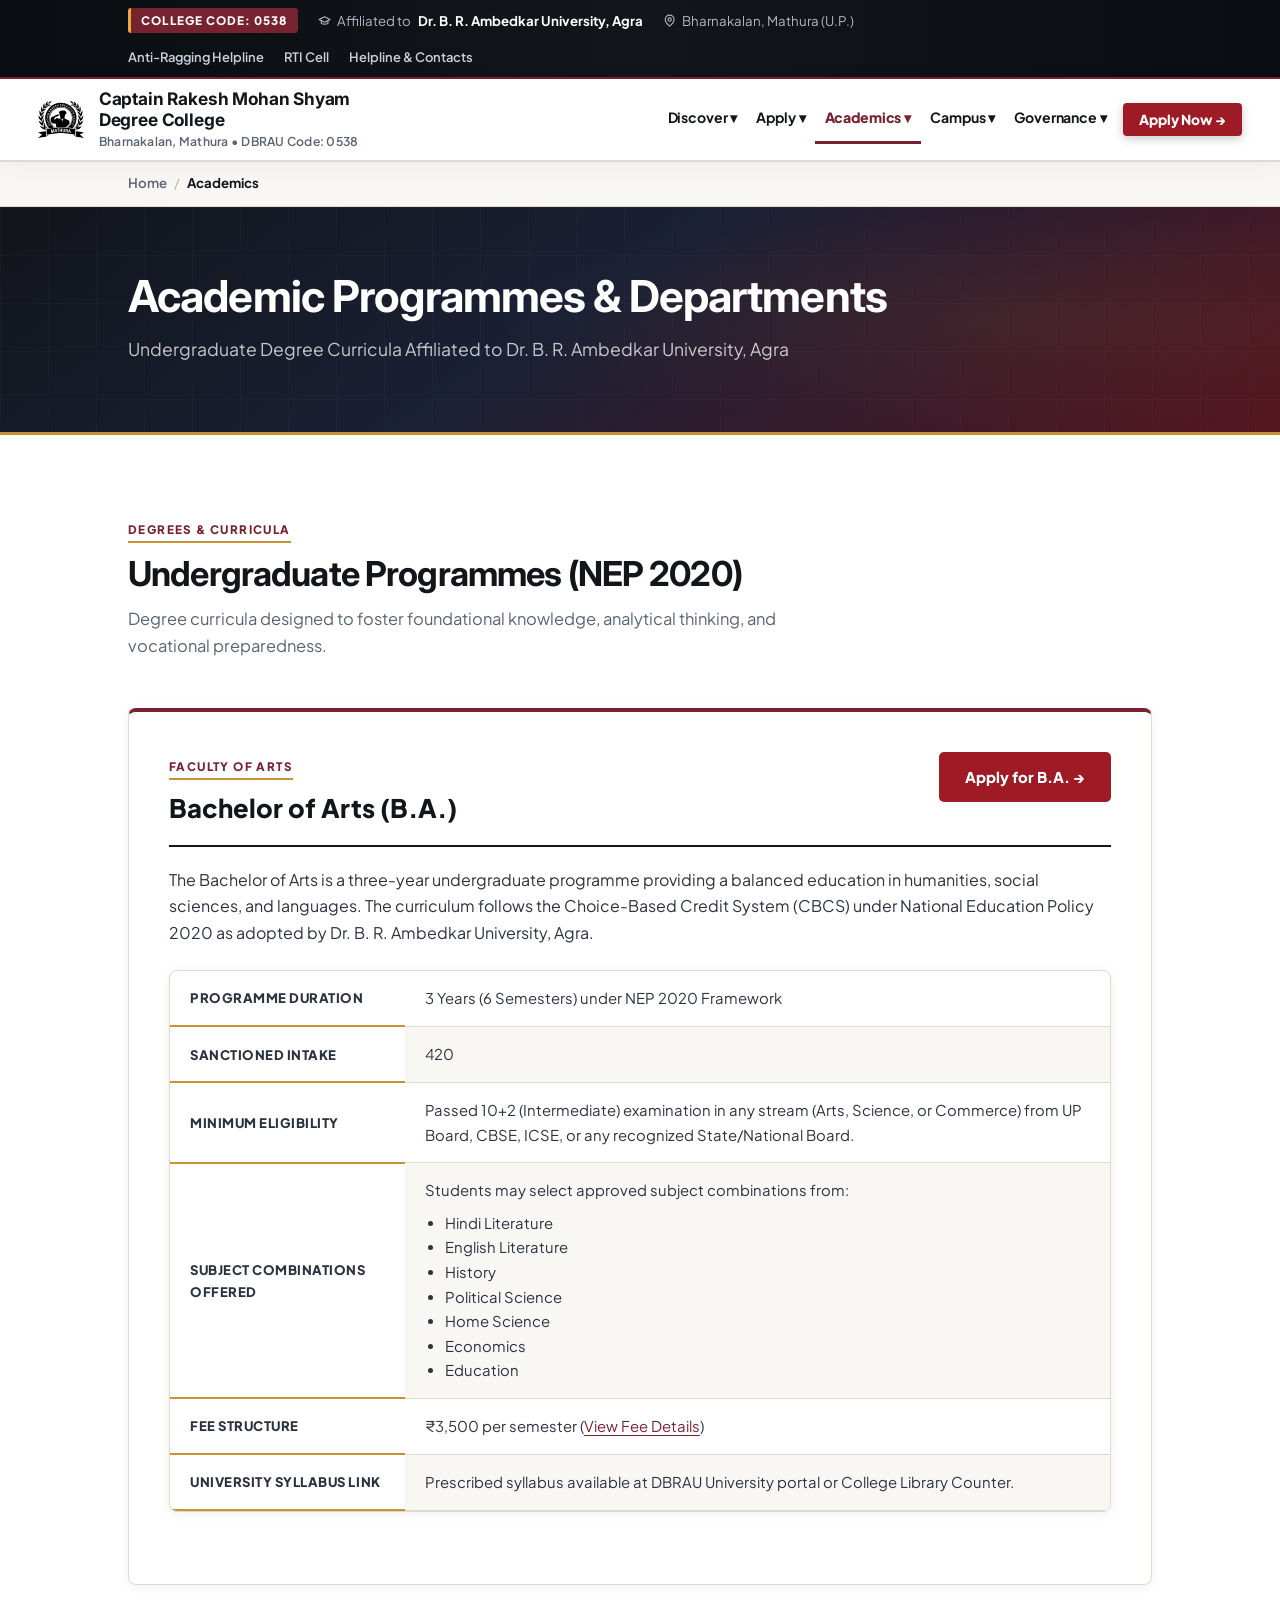
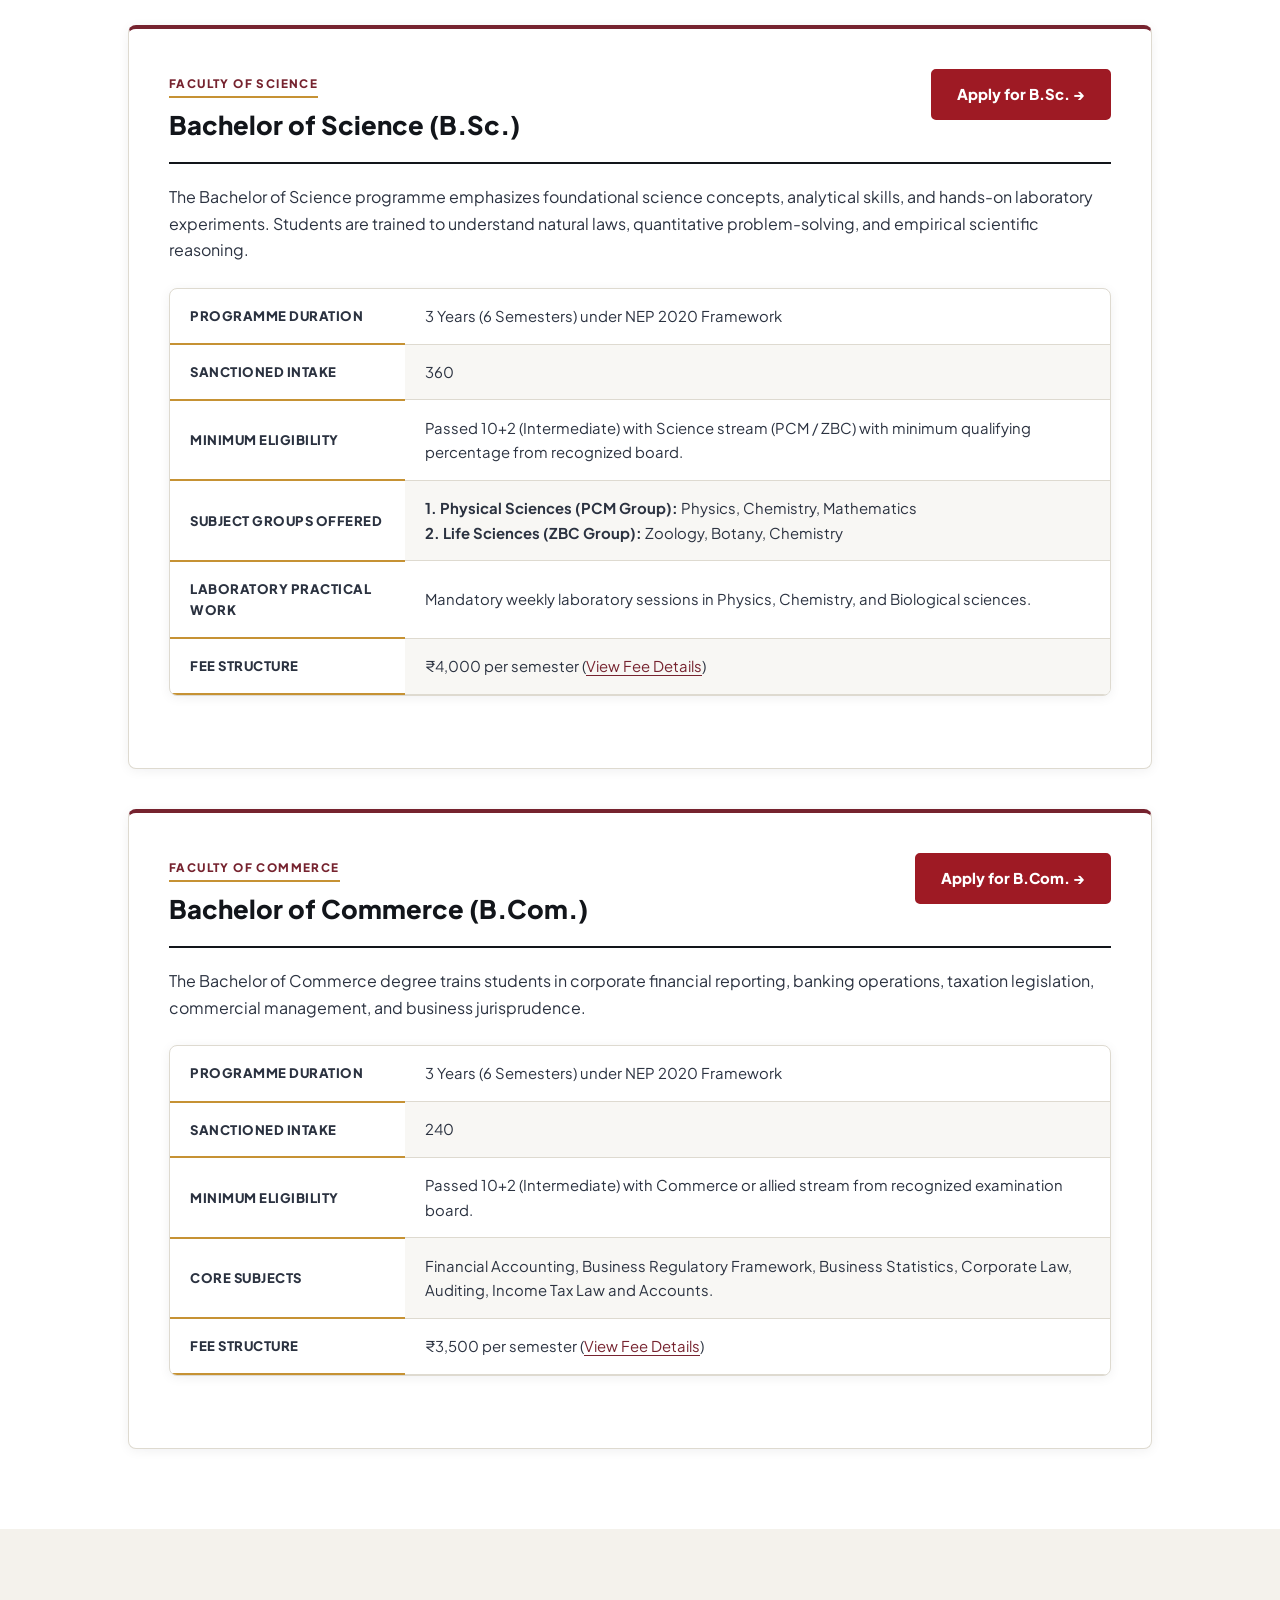
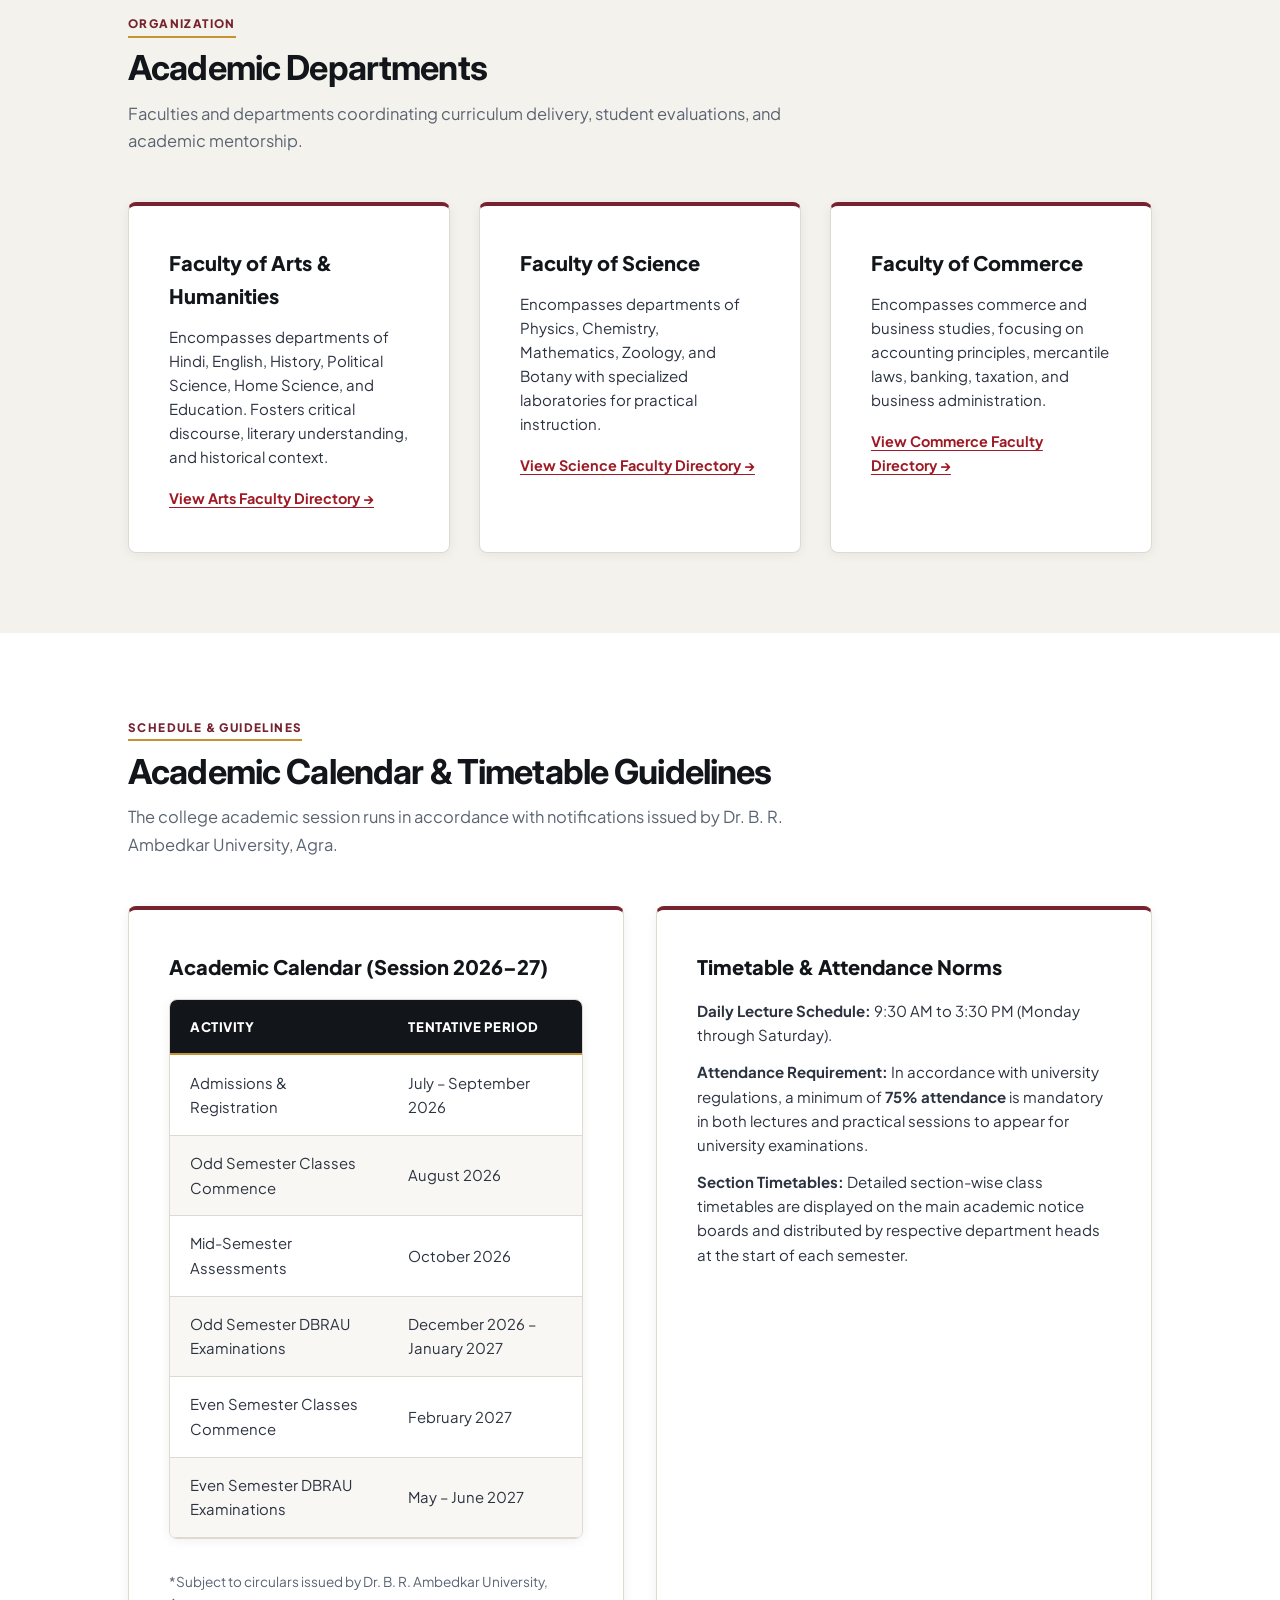
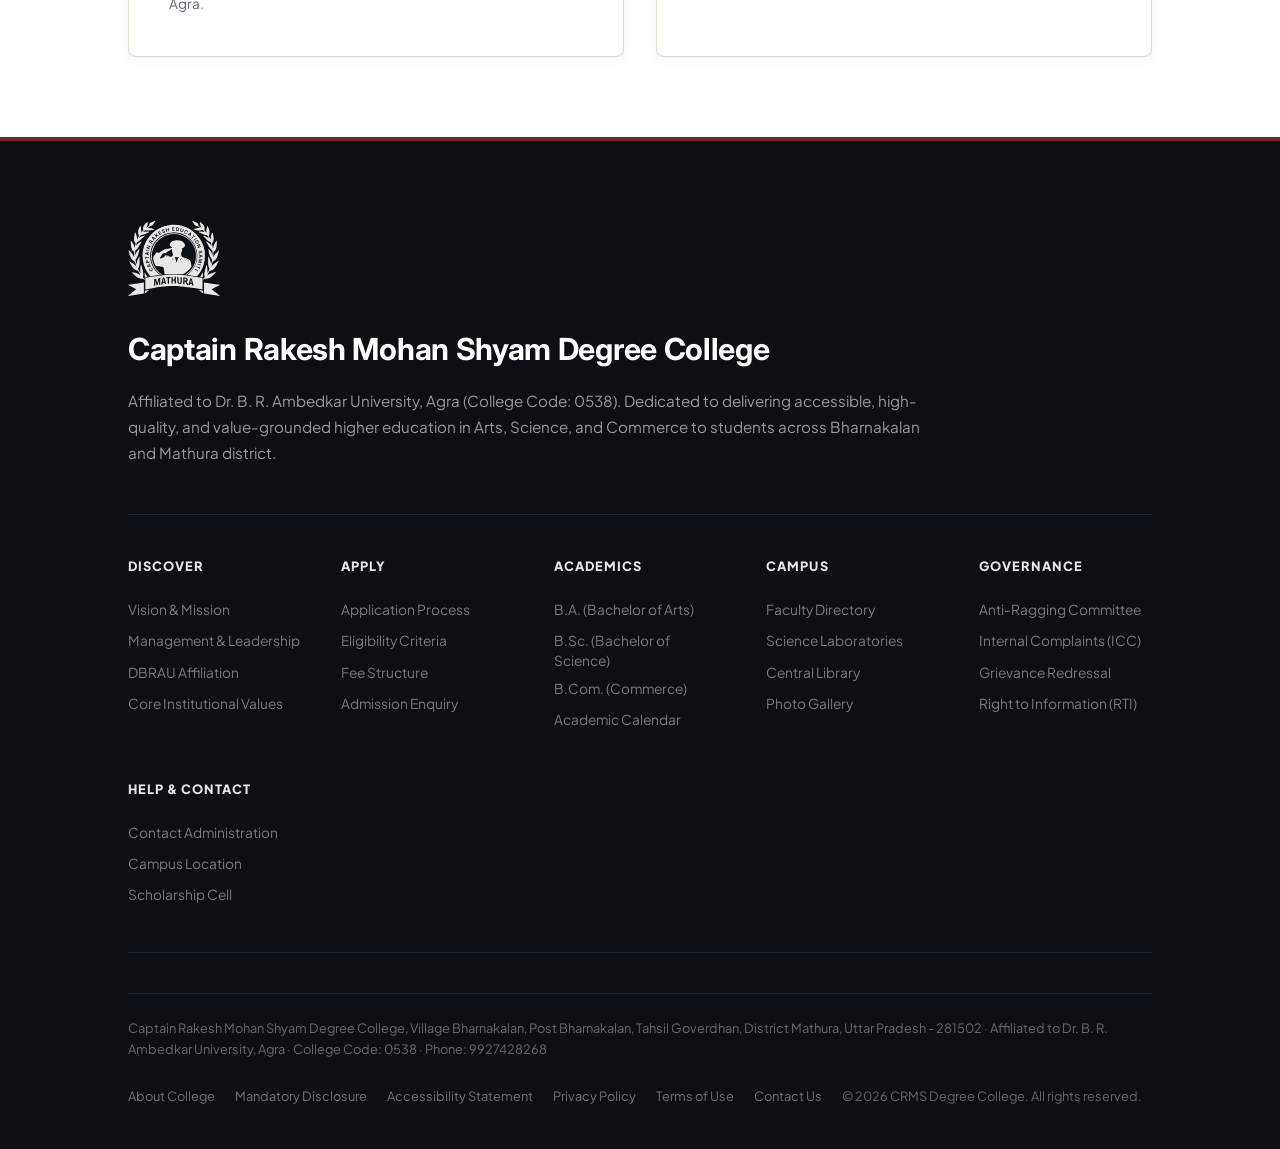
<file: academics.html>
<!DOCTYPE html>
<html lang="en">
<head>
  <meta charset="UTF-8">
  <meta name="viewport" content="width=device-width, initial-scale=1.0">
  <meta name="description" content="Academic programmes at Captain Rakesh Mohan Shyam Degree College, Bharnakalan, Mathura. Offering B.A., B.Sc., B.Com. under Dr. B. R. Ambedkar University, Agra. College Code: 0538.">
  <title>Academics | Captain Rakesh Mohan Shyam Degree College</title>
  <link rel="icon" type="image/svg+xml" href="Captain.Rakesh-education-samiti.Black%201.svg">
  <link rel="preconnect" href="https://fonts.googleapis.com">
  <link rel="preconnect" href="https://fonts.gstatic.com" crossorigin>
  <link href="https://fonts.googleapis.com/css2?family=Inter:ital,wght@0,400;0,600;0,700;0,800;0,900;1,400;1,700&family=Plus+Jakarta+Sans:wght@400;500;600;700;800&family=Dancing+Script:wght@400..700&display=swap" rel="stylesheet">
  <link rel="stylesheet" href="style.css">
</head>
<body class="theme--academics">

  <!-- Accessibility Skip Link -->
  <a href="#main-landmark" class="skip-to-content">Skip to content ↓</a>

  <!-- Top Utility Bar -->
  <div class="top-bar">
    <div class="top-bar-inner">
      <div class="top-bar-left">
        <span class="top-item"><span class="code-pill">COLLEGE CODE: 0538</span></span>
        <span class="top-item"><svg class="icon" aria-hidden="true" viewBox="0 0 24 24"><path d="M22 10 12 5 2 10l10 5 10-5Z"/><path d="M6 12v5c3 2 9 2 12 0v-5"/></svg> Affiliated to <strong>Dr. B. R. Ambedkar University, Agra</strong></span>
        <span class="top-item"><svg class="icon" aria-hidden="true" viewBox="0 0 24 24"><path d="M20 10c0 6-8 12-8 12s-8-6-8-12a8 8 0 0 1 16 0Z"/><circle cx="12" cy="10" r="3"/></svg> Bharnakalan, Mathura (U.P.)</span>
      </div>
      <div class="top-bar-right">
        <a href="committees.html#anti-ragging" class="top-link">Anti-Ragging Helpline</a>
        <a href="committees.html#rti" class="top-link">RTI Cell</a>
        <a href="contact.html" class="top-link">Helpline & Contacts</a>
      </div>
    </div>
  </div>

  <!-- MIT Admissions Style Header & Navigation -->
  <header class="site-header">
    <div class="site-nav-mod">
      <nav class="site-nav" aria-label="Primary Navigation">
        <div class="site-nav--width">

          <div class="site-nav__name">
            <a class="site-nav__name-link" href="index.html" rel="home" aria-label="College Home">
              <img src="Captain.Rakesh-education-samiti.Black%201.svg" alt="Captain Rakesh Education Samiti Emblem" class="brand-logo" width="46" height="46">
              <div class="site-nav__brand-info">
                <span class="site-nav__brand-title">Captain Rakesh Mohan Shyam Degree College</span>
                <span class="site-nav__brand-meta">Bharnakalan, Mathura • DBRAU Code: 0538</span>
              </div>
            </a>
          </div>

          <div class="site-nav__menu-button">
            <button class="site-nav__menu-trigger js-nav-trigger" aria-label="Toggle Navigation Menu" aria-expanded="false"><svg class="icon-burger" aria-hidden="true" viewBox="0 0 24 24"><path class="burger-open" d="M4 6h16M4 12h16M4 18h16"/><path class="burger-close" d="M6 6l12 12M18 6 6 18"/></svg></button>
          </div>

          <ul class="site-nav__links" id="mainNav">
            <li class="site-nav__link-item theme--discover">
              <a class="site-nav__link" href="about.html">Discover ▾</a>
              <ul class="site-nav__sub-nav-list">
                <li class="site-nav__sub-nav-item"><a class="site-nav__sub-nav-link" href="about.html#overview">Vision & Mission</a></li>
                <li class="site-nav__sub-nav-item"><a class="site-nav__sub-nav-link" href="about.html#leadership">Management & Leadership</a></li>
                <li class="site-nav__sub-nav-item"><a class="site-nav__sub-nav-link" href="about.html#approvals">DBRAU Affiliation & Code 0538</a></li>
                <li class="site-nav__sub-nav-item"><a class="site-nav__sub-nav-link" href="facilities.html">Campus Life & Grounds</a></li>
              </ul>
            </li>

            <li class="site-nav__link-item theme--apply">
              <a class="site-nav__link" href="admissions.html">Apply ▾</a>
              <ul class="site-nav__sub-nav-list">
                <li class="site-nav__sub-nav-item"><a class="site-nav__sub-nav-link" href="admissions.html#process">Understanding the Process</a></li>
                <li class="site-nav__sub-nav-item"><a class="site-nav__sub-nav-link" href="admissions.html#eligibility">Eligibility Requirements</a></li>
                <li class="site-nav__sub-nav-item"><a class="site-nav__sub-nav-link" href="admissions.html#fees">Tuition & Fee Structure</a></li>
                <li class="site-nav__sub-nav-item"><a class="site-nav__sub-nav-link" href="admissions.html#enquiry">Online Enquiry Form</a></li>
              </ul>
            </li>

            <li class="site-nav__link-item theme--academics">
              <a class="site-nav__link active" href="academics.html">Academics ▾</a>
              <ul class="site-nav__sub-nav-list">
                <li class="site-nav__sub-nav-item"><a class="site-nav__sub-nav-link" href="academics.html#courses">Undergraduate Degrees</a></li>
                <li class="site-nav__sub-nav-item"><a class="site-nav__sub-nav-link" href="academics.html#departments">Academic Departments</a></li>
                <li class="site-nav__sub-nav-item"><a class="site-nav__sub-nav-link" href="faculty.html">Faculty Directory</a></li>
                <li class="site-nav__sub-nav-item"><a class="site-nav__sub-nav-link" href="academics.html#calendar">Academic Calendar</a></li>
              </ul>
            </li>

            <li class="site-nav__link-item theme--campus">
              <a class="site-nav__link" href="facilities.html">Campus ▾</a>
              <ul class="site-nav__sub-nav-list">
                <li class="site-nav__sub-nav-item"><a class="site-nav__sub-nav-link" href="facilities.html#labs">Science & Computer Labs</a></li>
                <li class="site-nav__sub-nav-item"><a class="site-nav__sub-nav-link" href="facilities.html#library">Central Library</a></li>
                <li class="site-nav__sub-nav-item"><a class="site-nav__sub-nav-link" href="facilities.html#sports">Sports Grounds</a></li>
                <li class="site-nav__sub-nav-item"><a class="site-nav__sub-nav-link" href="gallery.html">Photo & Media Gallery</a></li>
              </ul>
            </li>

            <li class="site-nav__link-item theme--governance">
              <a class="site-nav__link" href="committees.html">Governance ▾</a>
              <ul class="site-nav__sub-nav-list">
                <li class="site-nav__sub-nav-item"><a class="site-nav__sub-nav-link" href="committees.html#anti-ragging">Anti-Ragging Committee</a></li>
                <li class="site-nav__sub-nav-item"><a class="site-nav__sub-nav-link" href="committees.html#icc">Internal Complaints (ICC)</a></li>
                <li class="site-nav__sub-nav-item"><a class="site-nav__sub-nav-link" href="committees.html#grievance">Grievance Redressal</a></li>
                <li class="site-nav__sub-nav-item"><a class="site-nav__sub-nav-link" href="committees.html#rti">Right to Information (RTI)</a></li>
                <li class="site-nav__sub-nav-item"><a class="site-nav__sub-nav-link" href="committees.html#code-of-conduct">Code of Conduct</a></li>
              </ul>
            </li>


            <li class="site-nav__link-item"><a class="site-nav__apply-btn" href="admissions.html">Apply Now →</a></li>
          </ul>

        </div>
      </nav>
    </div>

  </header>

  <!-- Breadcrumb Bar -->
  <nav class="breadcrumb-bar" aria-label="Breadcrumb">
    <div class="breadcrumb-container">
      <ol class="breadcrumb-list">
        <li class="breadcrumb-item"><a href="index.html">Home</a></li>
        <li class="breadcrumb-separator">/</li>
        <li class="breadcrumb-item active" aria-current="page">Academics</li>
      </ol>
    </div>
  </nav>

  <!-- Editorial Page Hero -->
  <div class="page-hero">
    <div class="page-hero-container">
      <h1 class="page-hero-title">Academic Programmes & Departments</h1>
      <p class="page-hero-sub">Undergraduate Degree Curricula Affiliated to Dr. B. R. Ambedkar University, Agra</p>
    </div>
  </div>

  <main class="main" id="main-landmark">
    
    <!-- Programmes Section -->
    <section class="section" id="courses">
      <div class="section-container">
        <div class="section-header">
          <span class="section-tag">Degrees & Curricula</span>
          <h2 class="section-title">Undergraduate Programmes (NEP 2020)</h2>
          <p class="section-desc">Degree curricula designed to foster foundational knowledge, analytical thinking, and vocational preparedness.</p>
        </div>

        <!-- B.A. Programme Block -->
        <div class="form-card" id="ba" style="margin-bottom: 2.5rem;">
          <div style="display: flex; justify-content: space-between; align-items: flex-start; flex-wrap: wrap; gap: 1rem; margin-bottom: 1.25rem; border-bottom: 2px solid var(--mit-black); padding-bottom: 1rem;">
            <div>
              <span class="section-tag" style="margin-bottom: 0.4rem;">Faculty of Arts</span>
              <h3 style="font-size: 1.6rem; font-weight: 800; color: var(--mit-black);">Bachelor of Arts (B.A.)</h3>
            </div>
            <a href="admissions.html" class="mit-btn mit-btn--primary">Apply for B.A. →</a>
          </div>

          <p style="font-size: 1rem; color: var(--mit-text-body); margin-bottom: 1.5rem; line-height: 1.65;">
            The Bachelor of Arts is a three-year undergraduate programme providing a balanced education in humanities, social sciences, and languages. The curriculum follows the Choice-Based Credit System (CBCS) under National Education Policy 2020 as adopted by Dr. B. R. Ambedkar University, Agra.
          </p>

          <div class="data-table-wrapper">
            <table class="data-table" aria-label="B.A. Programme Details">
              <tbody>
                <tr>
                  <th style="width: 25%;">Programme Duration</th>
                  <td>3 Years (6 Semesters) under NEP 2020 Framework</td>
                </tr>
                <tr>
                  <th>Sanctioned Intake</th>
                  <td>420</td>
                </tr>
                <tr>
                  <th>Minimum Eligibility</th>
                  <td>Passed 10+2 (Intermediate) examination in any stream (Arts, Science, or Commerce) from UP Board, CBSE, ICSE, or any recognized State/National Board.</td>
                </tr>
                <tr>
                  <th>Subject Combinations Offered</th>
                  <td>
                    Students may select approved subject combinations from:
                    <ul style="margin: 0.5rem 0 0 1.25rem;">
                      <li>Hindi Literature</li>
                      <li>English Literature</li>
                      <li>History</li>
                      <li>Political Science</li>
                      <li>Home Science</li>
                      <li>Economics</li>
                      <li>Education</li>
                    </ul>
                  </td>
                </tr>
                <tr>
                  <th>Fee Structure</th>
                  <td>₹3,500 per semester (<a href="admissions.html#fees">View Fee Details</a>)</td>
                </tr>
                <tr>
                  <th>University Syllabus Link</th>
                  <td>Prescribed syllabus available at DBRAU University portal or College Library Counter.</td>
                </tr>
              </tbody>
            </table>
          </div>
        </div>

        <!-- B.Sc. Programme Block -->
        <div class="form-card" id="bsc" style="margin-bottom: 2.5rem;">
          <div style="display: flex; justify-content: space-between; align-items: flex-start; flex-wrap: wrap; gap: 1rem; margin-bottom: 1.25rem; border-bottom: 2px solid var(--mit-black); padding-bottom: 1rem;">
            <div>
              <span class="section-tag" style="margin-bottom: 0.4rem;">Faculty of Science</span>
              <h3 style="font-size: 1.6rem; font-weight: 800; color: var(--mit-black);">Bachelor of Science (B.Sc.)</h3>
            </div>
            <a href="admissions.html" class="mit-btn mit-btn--primary">Apply for B.Sc. →</a>
          </div>

          <p style="font-size: 1rem; color: var(--mit-text-body); margin-bottom: 1.5rem; line-height: 1.65;">
            The Bachelor of Science programme emphasizes foundational science concepts, analytical skills, and hands-on laboratory experiments. Students are trained to understand natural laws, quantitative problem-solving, and empirical scientific reasoning.
          </p>

          <div class="data-table-wrapper">
            <table class="data-table" aria-label="B.Sc. Programme Details">
              <tbody>
                <tr>
                  <th style="width: 25%;">Programme Duration</th>
                  <td>3 Years (6 Semesters) under NEP 2020 Framework</td>
                </tr>
                <tr>
                  <th>Sanctioned Intake</th>
                  <td>360</td>
                </tr>
                <tr>
                  <th>Minimum Eligibility</th>
                  <td>Passed 10+2 (Intermediate) with Science stream (PCM / ZBC) with minimum qualifying percentage from recognized board.</td>
                </tr>
                <tr>
                  <th>Subject Groups Offered</th>
                  <td>
                    <strong>1. Physical Sciences (PCM Group):</strong> Physics, Chemistry, Mathematics<br>
                    <strong>2. Life Sciences (ZBC Group):</strong> Zoology, Botany, Chemistry
                  </td>
                </tr>
                <tr>
                  <th>Laboratory Practical Work</th>
                  <td>Mandatory weekly laboratory sessions in Physics, Chemistry, and Biological sciences.</td>
                </tr>
                <tr>
                  <th>Fee Structure</th>
                  <td>₹4,000 per semester (<a href="admissions.html#fees">View Fee Details</a>)</td>
                </tr>
              </tbody>
            </table>
          </div>
        </div>

        <!-- B.Com. Programme Block -->
        <div class="form-card" id="bcom">
          <div style="display: flex; justify-content: space-between; align-items: flex-start; flex-wrap: wrap; gap: 1rem; margin-bottom: 1.25rem; border-bottom: 2px solid var(--mit-black); padding-bottom: 1rem;">
            <div>
              <span class="section-tag" style="margin-bottom: 0.4rem;">Faculty of Commerce</span>
              <h3 style="font-size: 1.6rem; font-weight: 800; color: var(--mit-black);">Bachelor of Commerce (B.Com.)</h3>
            </div>
            <a href="admissions.html" class="mit-btn mit-btn--primary">Apply for B.Com. →</a>
          </div>

          <p style="font-size: 1rem; color: var(--mit-text-body); margin-bottom: 1.5rem; line-height: 1.65;">
            The Bachelor of Commerce degree trains students in corporate financial reporting, banking operations, taxation legislation, commercial management, and business jurisprudence.
          </p>

          <div class="data-table-wrapper">
            <table class="data-table" aria-label="B.Com. Programme Details">
              <tbody>
                <tr>
                  <th style="width: 25%;">Programme Duration</th>
                  <td>3 Years (6 Semesters) under NEP 2020 Framework</td>
                </tr>
                <tr>
                  <th>Sanctioned Intake</th>
                  <td>240</td>
                </tr>
                <tr>
                  <th>Minimum Eligibility</th>
                  <td>Passed 10+2 (Intermediate) with Commerce or allied stream from recognized examination board.</td>
                </tr>
                <tr>
                  <th>Core Subjects</th>
                  <td>Financial Accounting, Business Regulatory Framework, Business Statistics, Corporate Law, Auditing, Income Tax Law and Accounts.</td>
                </tr>
                <tr>
                  <th>Fee Structure</th>
                  <td>₹3,500 per semester (<a href="admissions.html#fees">View Fee Details</a>)</td>
                </tr>
              </tbody>
            </table>
          </div>
        </div>

      </div>
    </section>

    <!-- Departments Section -->
    <section class="section" id="departments" style="background-color: var(--mit-bg-warm);">
      <div class="section-container">
        <div class="section-header">
          <span class="section-tag">Organization</span>
          <h2 class="section-title">Academic Departments</h2>
          <p class="section-desc">Faculties and departments coordinating curriculum delivery, student evaluations, and academic mentorship.</p>
        </div>

        <div style="display: grid; grid-template-columns: repeat(auto-fit, minmax(min(300px, 100%), 1fr)); gap: 1.8rem;">
          
          <div class="form-card">
            <h3 style="font-size: 1.25rem; font-weight: 800; color: var(--mit-black); margin-bottom: 0.8rem;">Faculty of Arts & Humanities</h3>
            <p style="font-size: 0.94rem; color: var(--mit-text-body); margin-bottom: 1rem; line-height: 1.6;">
              Encompasses departments of Hindi, English, History, Political Science, Home Science, and Education. Fosters critical discourse, literary understanding, and historical context.
            </p>
            <a href="faculty.html" style="font-weight: 700; color: var(--mit-red); font-size: 0.9rem;">View Arts Faculty Directory →</a>
          </div>

          <div class="form-card">
            <h3 style="font-size: 1.25rem; font-weight: 800; color: var(--mit-black); margin-bottom: 0.8rem;">Faculty of Science</h3>
            <p style="font-size: 0.94rem; color: var(--mit-text-body); margin-bottom: 1rem; line-height: 1.6;">
              Encompasses departments of Physics, Chemistry, Mathematics, Zoology, and Botany with specialized laboratories for practical instruction.
            </p>
            <a href="faculty.html" style="font-weight: 700; color: var(--mit-red); font-size: 0.9rem;">View Science Faculty Directory →</a>
          </div>

          <div class="form-card">
            <h3 style="font-size: 1.25rem; font-weight: 800; color: var(--mit-black); margin-bottom: 0.8rem;">Faculty of Commerce</h3>
            <p style="font-size: 0.94rem; color: var(--mit-text-body); margin-bottom: 1rem; line-height: 1.6;">
              Encompasses commerce and business studies, focusing on accounting principles, mercantile laws, banking, taxation, and business administration.
            </p>
            <a href="faculty.html" style="font-weight: 700; color: var(--mit-red); font-size: 0.9rem;">View Commerce Faculty Directory →</a>
          </div>

        </div>
      </div>
    </section>

    <!-- Academic Calendar Section -->
    <section class="section" id="calendar">
      <div class="section-container">
        <div class="section-header">
          <span class="section-tag">Schedule & Guidelines</span>
          <h2 class="section-title">Academic Calendar & Timetable Guidelines</h2>
          <p class="section-desc">The college academic session runs in accordance with notifications issued by Dr. B. R. Ambedkar University, Agra.</p>
        </div>

        <div style="display: grid; grid-template-columns: repeat(auto-fit, minmax(min(320px, 100%), 1fr)); gap: 2rem;">
          
          <div class="form-card">
            <h3 style="font-size: 1.25rem; font-weight: 800; color: var(--mit-black); margin-bottom: 1rem;">Academic Calendar (Session 2026–27)</h3>
            <div class="data-table-wrapper">
              <table class="data-table">
                <thead>
                  <tr>
                    <th>Activity</th>
                    <th>Tentative Period</th>
                  </tr>
                </thead>
                <tbody>
                  <tr>
                    <td>Admissions & Registration</td>
                    <td>July – September 2026</td>
                  </tr>
                  <tr>
                    <td>Odd Semester Classes Commence</td>
                    <td>August 2026</td>
                  </tr>
                  <tr>
                    <td>Mid-Semester Assessments</td>
                    <td>October 2026</td>
                  </tr>
                  <tr>
                    <td>Odd Semester DBRAU Examinations</td>
                    <td>December 2026 – January 2027</td>
                  </tr>
                  <tr>
                    <td>Even Semester Classes Commence</td>
                    <td>February 2027</td>
                  </tr>
                  <tr>
                    <td>Even Semester DBRAU Examinations</td>
                    <td>May – June 2027</td>
                  </tr>
                </tbody>
              </table>
            </div>
            <p style="font-size: 0.85rem; color: var(--mit-text-muted); margin-top: 0.5rem;">
              *Subject to circulars issued by Dr. B. R. Ambedkar University, Agra.
            </p>
          </div>

          <div class="form-card" id="timetable">
            <h3 style="font-size: 1.25rem; font-weight: 800; color: var(--mit-black); margin-bottom: 1rem;">Timetable & Attendance Norms</h3>
            <ul style="list-style: none; display: flex; flex-direction: column; gap: 0.85rem; font-size: 0.94rem; color: var(--mit-text-body); line-height: 1.6;">
              <li><strong>Daily Lecture Schedule:</strong> 9:30 AM to 3:30 PM (Monday through Saturday).</li>
              <li><strong>Attendance Requirement:</strong> In accordance with university regulations, a minimum of <strong>75% attendance</strong> is mandatory in both lectures and practical sessions to appear for university examinations.</li>
              <li><strong>Section Timetables:</strong> Detailed section-wise class timetables are displayed on the main academic notice boards and distributed by respective department heads at the start of each semester.</li>
            </ul>
          </div>

        </div>
      </div>
    </section>

  </main>

  <!-- MIT Admissions Signature Footer -->
  <div class="site-footer-mod">
    <footer class="site-footer">
      <div class="site-footer__dome-badge">
        <img src="Captain.Rakesh-education-samiti.Black%201.svg" alt="" class="site-footer__dome-img">
      </div>
      <a class="site-footer__name-link" href="index.html">Captain Rakesh Mohan Shyam Degree College</a>
      <p class="site-footer__text">
        Affiliated to Dr. B. R. Ambedkar University, Agra (College Code: 0538). Dedicated to delivering accessible, high-quality, and value-grounded higher education in Arts, Science, and Commerce to students across Bharnakalan and Mathura district.
      </p>

      <div class="site-footer__links-mod">
        <dl class="site-footer__links">
          <dt class="site-footer__item-label"><a class="site-footer__label-link" href="about.html">Discover</a></dt>
          <dd class="site-footer__item"><a class="site-footer__link" href="about.html#overview">Vision & Mission</a></dd>
          <dd class="site-footer__item"><a class="site-footer__link" href="about.html#leadership">Management & Leadership</a></dd>
          <dd class="site-footer__item"><a class="site-footer__link" href="about.html#approvals">DBRAU Affiliation</a></dd>
          <dd class="site-footer__item"><a class="site-footer__link" href="about.html#values">Core Institutional Values</a></dd>
        </dl>

        <dl class="site-footer__links">
          <dt class="site-footer__item-label"><a class="site-footer__label-link" href="admissions.html">Apply</a></dt>
          <dd class="site-footer__item"><a class="site-footer__link" href="admissions.html#process">Application Process</a></dd>
          <dd class="site-footer__item"><a class="site-footer__link" href="admissions.html#eligibility">Eligibility Criteria</a></dd>
          <dd class="site-footer__item"><a class="site-footer__link" href="admissions.html#fees">Fee Structure</a></dd>
          <dd class="site-footer__item"><a class="site-footer__link" href="admissions.html#enquiry">Admission Enquiry</a></dd>
        </dl>

        <dl class="site-footer__links">
          <dt class="site-footer__item-label"><a class="site-footer__label-link" href="academics.html">Academics</a></dt>
          <dd class="site-footer__item"><a class="site-footer__link" href="academics.html#courses">B.A. (Bachelor of Arts)</a></dd>
          <dd class="site-footer__item"><a class="site-footer__link" href="academics.html#courses">B.Sc. (Bachelor of Science)</a></dd>
          <dd class="site-footer__item"><a class="site-footer__link" href="academics.html#courses">B.Com. (Commerce)</a></dd>
          <dd class="site-footer__item"><a class="site-footer__link" href="academics.html#calendar">Academic Calendar</a></dd>
        </dl>

        <dl class="site-footer__links">
          <dt class="site-footer__item-label"><a class="site-footer__label-link" href="facilities.html">Campus</a></dt>
          <dd class="site-footer__item"><a class="site-footer__link" href="faculty.html">Faculty Directory</a></dd>
          <dd class="site-footer__item"><a class="site-footer__link" href="facilities.html#labs">Science Laboratories</a></dd>
          <dd class="site-footer__item"><a class="site-footer__link" href="facilities.html#library">Central Library</a></dd>
          <dd class="site-footer__item"><a class="site-footer__link" href="gallery.html">Photo Gallery</a></dd>
        </dl>

        <dl class="site-footer__links">
          <dt class="site-footer__item-label"><a class="site-footer__label-link" href="committees.html">Governance</a></dt>
          <dd class="site-footer__item"><a class="site-footer__link" href="committees.html#anti-ragging">Anti-Ragging Committee</a></dd>
          <dd class="site-footer__item"><a class="site-footer__link" href="committees.html#icc">Internal Complaints (ICC)</a></dd>
          <dd class="site-footer__item"><a class="site-footer__link" href="committees.html#grievance">Grievance Redressal</a></dd>
          <dd class="site-footer__item"><a class="site-footer__link" href="committees.html#rti">Right to Information (RTI)</a></dd>
        </dl>

        <dl class="site-footer__links">
          <dt class="site-footer__item-label"><a class="site-footer__label-link" href="contact.html">Help & Contact</a></dt>
          <dd class="site-footer__item"><a class="site-footer__link" href="contact.html">Contact Administration</a></dd>
          <dd class="site-footer__item"><a class="site-footer__link" href="contact.html#location">Campus Location</a></dd>
          <dd class="site-footer__item"><a class="site-footer__link" href="admissions.html#scholarship">Scholarship Cell</a></dd>
        </dl>
      </div>

      <div class="site-footer__utility">
        <div class="site-footer__utility-item--address">
          Captain Rakesh Mohan Shyam Degree College, Village Bharnakalan, Post Bharnakalan, Tahsil Goverdhan, District Mathura, Uttar Pradesh - 281502 &middot; Affiliated to Dr. B. R. Ambedkar University, Agra &middot; College Code: 0538 &middot; Phone: 9927428268
        </div>
        <ul class="site-footer__utility-list">
          <li><a class="site-footer__utility-link" href="about.html">About College</a></li>
          <li><a class="site-footer__utility-link" href="committees.html#code-of-conduct">Mandatory Disclosure</a></li>
          <li><a class="site-footer__utility-link" href="accessibility.html">Accessibility Statement</a></li>
          <li><a class="site-footer__utility-link" href="privacy.html">Privacy Policy</a></li>
          <li><a class="site-footer__utility-link" href="terms.html">Terms of Use</a></li>
          <li><a class="site-footer__utility-link" href="contact.html">Contact Us</a></li>
          <li><span style="color: #666666;">© <span class="current-year">2026</span> CRMS Degree College. All rights reserved.</span></li>
        </ul>
      </div>
    </footer>
  </div>

  <script src="script.js"></script>
</body>
</html>
</file>
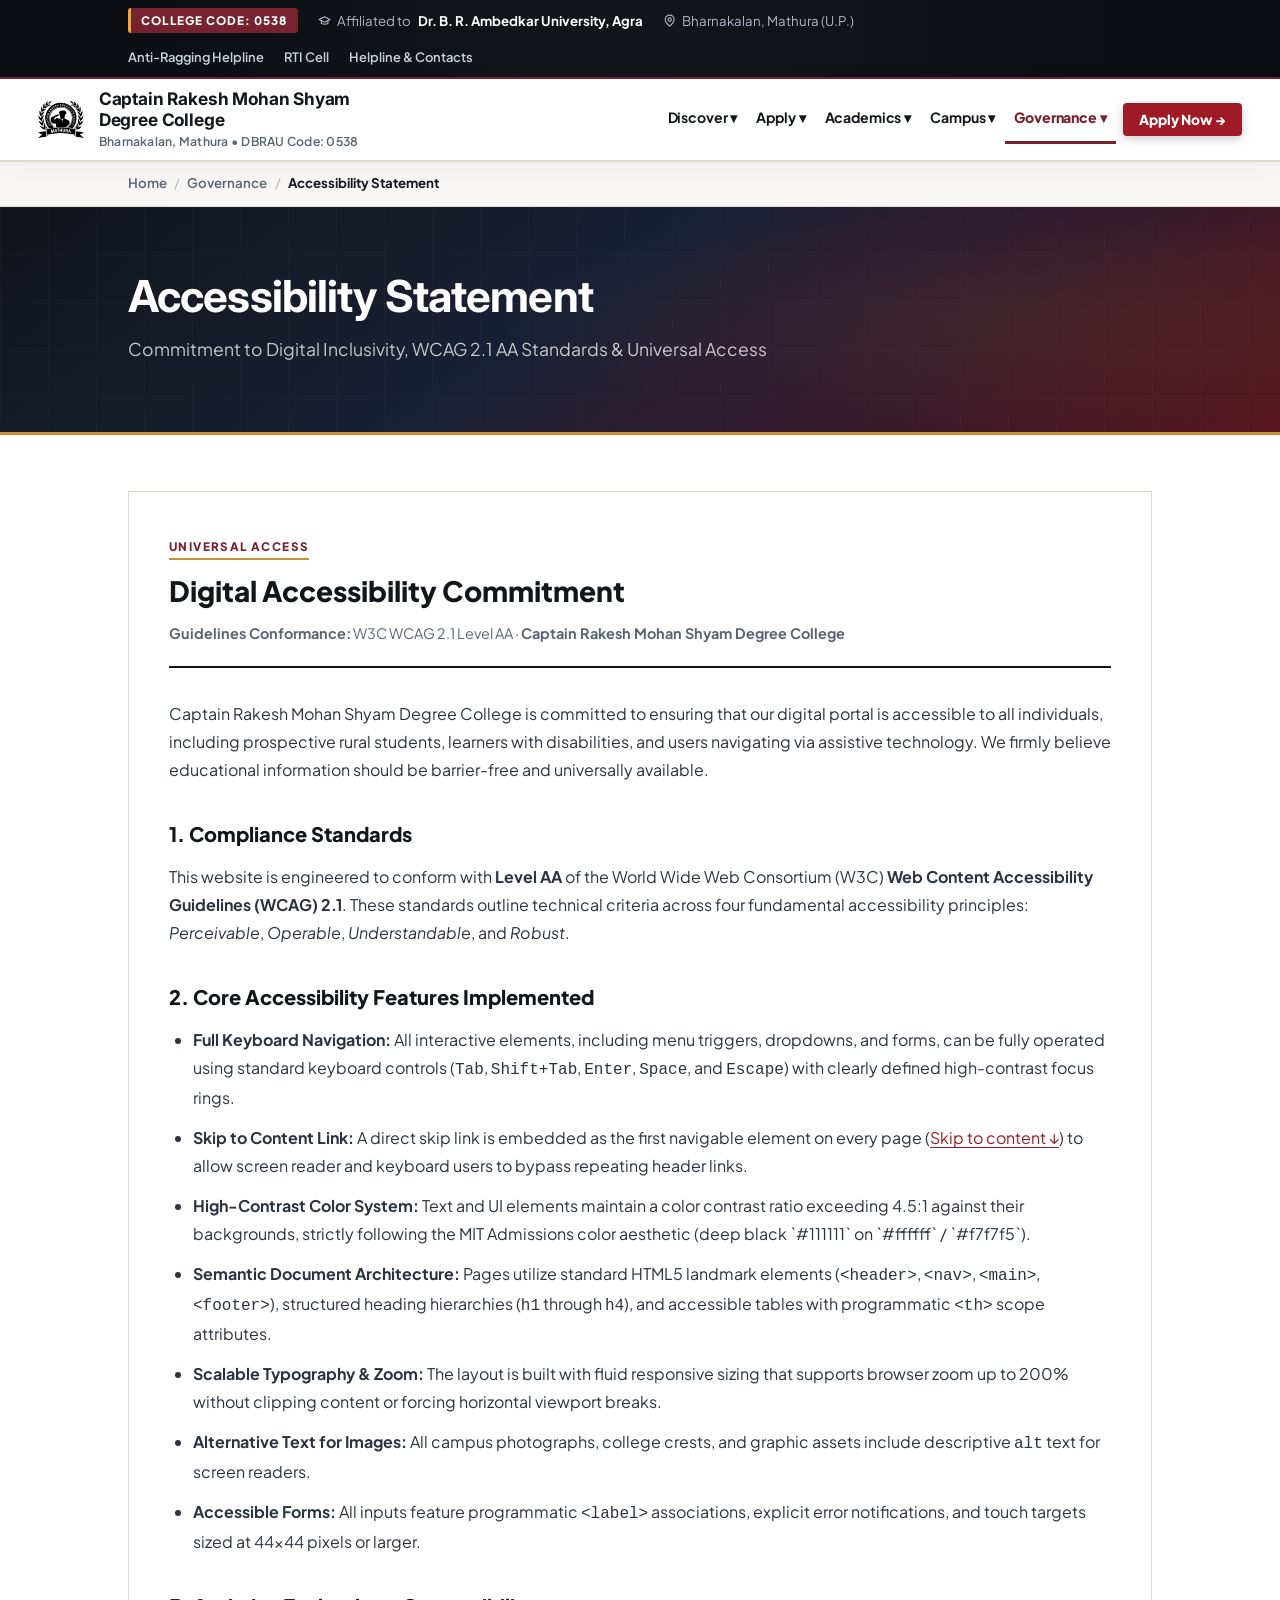
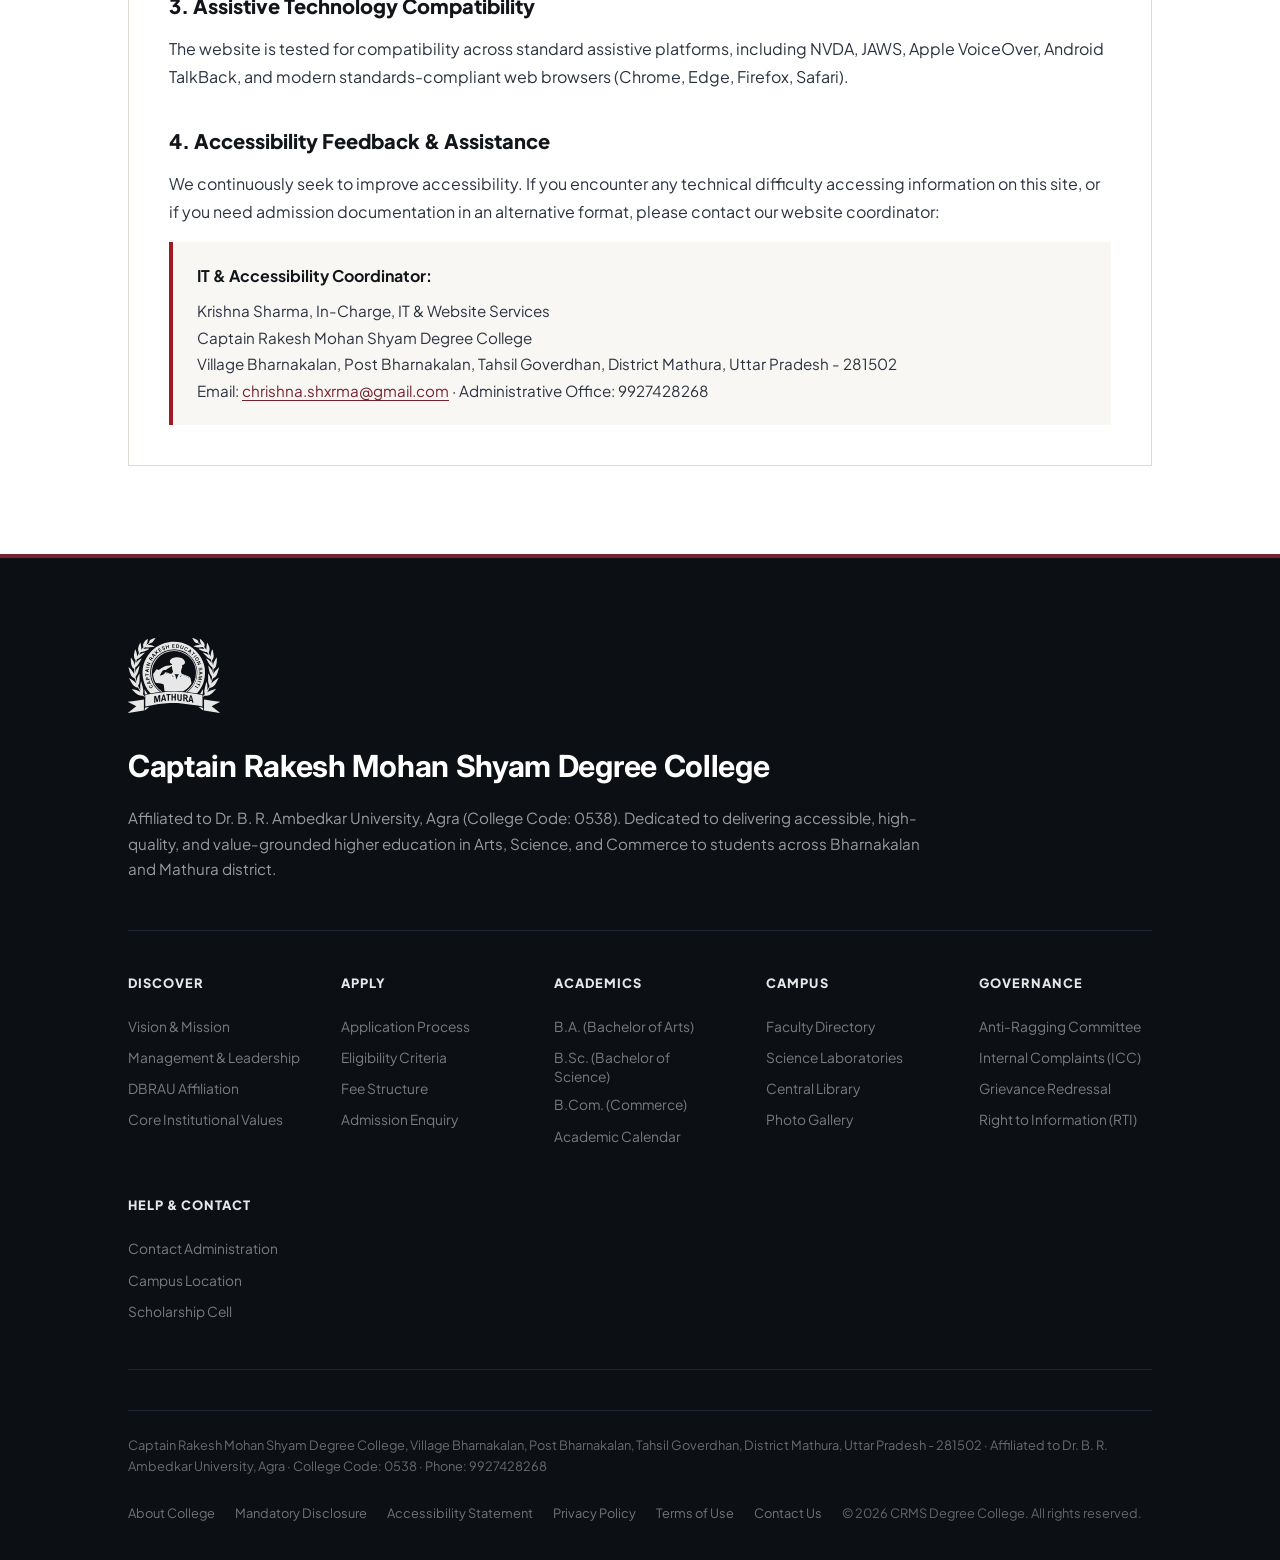
<file: accessibility.html>
<!DOCTYPE html>
<html lang="en">
<head>
  <meta charset="UTF-8">
  <meta name="viewport" content="width=device-width, initial-scale=1.0">
  <meta name="description" content="Accessibility Statement of Captain Rakesh Mohan Shyam Degree College, Bharnakalan, Mathura. Commitment to WCAG 2.1 AA standards and inclusive digital access.">
  <title>Accessibility Statement | Captain Rakesh Mohan Shyam Degree College</title>
  <link rel="icon" type="image/svg+xml" href="Captain.Rakesh-education-samiti.Black%201.svg">
  <link rel="preconnect" href="https://fonts.googleapis.com">
  <link rel="preconnect" href="https://fonts.gstatic.com" crossorigin>
  <link href="https://fonts.googleapis.com/css2?family=Inter:ital,wght@0,400;0,600;0,700;0,800;0,900;1,400;1,700&family=Plus+Jakarta+Sans:wght@400;500;600;700;800&family=Dancing+Script:wght@400..700&display=swap" rel="stylesheet">
  <link rel="stylesheet" href="style.css">
</head>
<body class="theme--governance">

  <!-- Accessibility Skip Link -->
  <a href="#main-landmark" class="skip-to-content">Skip to content ↓</a>

  <!-- Top Utility Bar -->
  <div class="top-bar">
    <div class="top-bar-inner">
      <div class="top-bar-left">
        <span class="top-item"><span class="code-pill">COLLEGE CODE: 0538</span></span>
        <span class="top-item"><svg class="icon" aria-hidden="true" viewBox="0 0 24 24"><path d="M22 10 12 5 2 10l10 5 10-5Z"/><path d="M6 12v5c3 2 9 2 12 0v-5"/></svg> Affiliated to <strong>Dr. B. R. Ambedkar University, Agra</strong></span>
        <span class="top-item"><svg class="icon" aria-hidden="true" viewBox="0 0 24 24"><path d="M20 10c0 6-8 12-8 12s-8-6-8-12a8 8 0 0 1 16 0Z"/><circle cx="12" cy="10" r="3"/></svg> Bharnakalan, Mathura (U.P.)</span>
      </div>
      <div class="top-bar-right">
        <a href="committees.html#anti-ragging" class="top-link">Anti-Ragging Helpline</a>
        <a href="committees.html#rti" class="top-link">RTI Cell</a>
        <a href="contact.html" class="top-link">Helpline & Contacts</a>
      </div>
    </div>
  </div>

  <!-- MIT Admissions Style Header & Navigation -->
  <header class="site-header">
    <div class="site-nav-mod">
      <nav class="site-nav" aria-label="Primary Navigation">
        <div class="site-nav--width">

          <div class="site-nav__name">
            <a class="site-nav__name-link" href="index.html" rel="home" aria-label="College Home">
              <img src="Captain.Rakesh-education-samiti.Black%201.svg" alt="Captain Rakesh Education Samiti Emblem" class="brand-logo" width="46" height="46">
              <div class="site-nav__brand-info">
                <span class="site-nav__brand-title">Captain Rakesh Mohan Shyam Degree College</span>
                <span class="site-nav__brand-meta">Bharnakalan, Mathura • DBRAU Code: 0538</span>
              </div>
            </a>
          </div>

          <div class="site-nav__menu-button">
            <button class="site-nav__menu-trigger js-nav-trigger" aria-label="Toggle Navigation Menu" aria-expanded="false"><svg class="icon-burger" aria-hidden="true" viewBox="0 0 24 24"><path class="burger-open" d="M4 6h16M4 12h16M4 18h16"/><path class="burger-close" d="M6 6l12 12M18 6 6 18"/></svg></button>
          </div>

          <ul class="site-nav__links" id="mainNav">
            <li class="site-nav__link-item theme--discover">
              <a class="site-nav__link" href="about.html">Discover ▾</a>
              <ul class="site-nav__sub-nav-list">
                <li class="site-nav__sub-nav-item"><a class="site-nav__sub-nav-link" href="about.html#overview">Vision & Mission</a></li>
                <li class="site-nav__sub-nav-item"><a class="site-nav__sub-nav-link" href="about.html#leadership">Management & Leadership</a></li>
                <li class="site-nav__sub-nav-item"><a class="site-nav__sub-nav-link" href="about.html#approvals">DBRAU Affiliation & Code 0538</a></li>
                <li class="site-nav__sub-nav-item"><a class="site-nav__sub-nav-link" href="facilities.html">Campus Life & Grounds</a></li>
              </ul>
            </li>

            <li class="site-nav__link-item theme--apply">
              <a class="site-nav__link" href="admissions.html">Apply ▾</a>
              <ul class="site-nav__sub-nav-list">
                <li class="site-nav__sub-nav-item"><a class="site-nav__sub-nav-link" href="admissions.html#process">Understanding the Process</a></li>
                <li class="site-nav__sub-nav-item"><a class="site-nav__sub-nav-link" href="admissions.html#eligibility">Eligibility Requirements</a></li>
                <li class="site-nav__sub-nav-item"><a class="site-nav__sub-nav-link" href="admissions.html#fees">Tuition & Fee Structure</a></li>
                <li class="site-nav__sub-nav-item"><a class="site-nav__sub-nav-link" href="admissions.html#enquiry">Online Enquiry Form</a></li>
              </ul>
            </li>

            <li class="site-nav__link-item theme--academics">
              <a class="site-nav__link" href="academics.html">Academics ▾</a>
              <ul class="site-nav__sub-nav-list">
                <li class="site-nav__sub-nav-item"><a class="site-nav__sub-nav-link" href="academics.html#courses">Undergraduate Degrees</a></li>
                <li class="site-nav__sub-nav-item"><a class="site-nav__sub-nav-link" href="academics.html#departments">Academic Departments</a></li>
                <li class="site-nav__sub-nav-item"><a class="site-nav__sub-nav-link" href="faculty.html">Faculty Directory</a></li>
                <li class="site-nav__sub-nav-item"><a class="site-nav__sub-nav-link" href="academics.html#calendar">Academic Calendar</a></li>
              </ul>
            </li>

            <li class="site-nav__link-item theme--campus">
              <a class="site-nav__link" href="facilities.html">Campus ▾</a>
              <ul class="site-nav__sub-nav-list">
                <li class="site-nav__sub-nav-item"><a class="site-nav__sub-nav-link" href="facilities.html#labs">Science & Computer Labs</a></li>
                <li class="site-nav__sub-nav-item"><a class="site-nav__sub-nav-link" href="facilities.html#library">Central Library</a></li>
                <li class="site-nav__sub-nav-item"><a class="site-nav__sub-nav-link" href="facilities.html#sports">Sports Grounds</a></li>
                <li class="site-nav__sub-nav-item"><a class="site-nav__sub-nav-link" href="gallery.html">Photo & Media Gallery</a></li>
              </ul>
            </li>

            <li class="site-nav__link-item theme--governance">
              <a class="site-nav__link active" href="committees.html">Governance ▾</a>
              <ul class="site-nav__sub-nav-list">
                <li class="site-nav__sub-nav-item"><a class="site-nav__sub-nav-link" href="committees.html#anti-ragging">Anti-Ragging Committee</a></li>
                <li class="site-nav__sub-nav-item"><a class="site-nav__sub-nav-link" href="committees.html#icc">Internal Complaints (ICC)</a></li>
                <li class="site-nav__sub-nav-item"><a class="site-nav__sub-nav-link" href="committees.html#grievance">Grievance Redressal</a></li>
                <li class="site-nav__sub-nav-item"><a class="site-nav__sub-nav-link" href="committees.html#rti">Right to Information (RTI)</a></li>
                <li class="site-nav__sub-nav-item"><a class="site-nav__sub-nav-link" href="committees.html#code-of-conduct">Code of Conduct</a></li>
              </ul>
            </li>


            <li class="site-nav__link-item"><a class="site-nav__apply-btn" href="admissions.html">Apply Now →</a></li>
          </ul>

        </div>
      </nav>
    </div>

  </header>

  <!-- Breadcrumb Bar -->
  <nav class="breadcrumb-bar" aria-label="Breadcrumb">
    <div class="breadcrumb-container">
      <ol class="breadcrumb-list">
        <li class="breadcrumb-item"><a href="index.html">Home</a></li>
        <li class="breadcrumb-separator">/</li>
        <li class="breadcrumb-item"><a href="committees.html">Governance</a></li>
        <li class="breadcrumb-separator">/</li>
        <li class="breadcrumb-item active" aria-current="page">Accessibility Statement</li>
      </ol>
    </div>
  </nav>

  <!-- Page Hero -->
  <div class="page-hero">
    <div class="page-hero-container">
      <h1 class="page-hero-title">Accessibility Statement</h1>
      <p class="page-hero-sub">Commitment to Digital Inclusivity, WCAG 2.1 AA Standards & Universal Access</p>
    </div>
  </div>

  <main class="main" id="main-landmark">
    <div class="section-container" style="padding: 3.5rem 0;">

      <div style="background-color: var(--mit-white); border: 1px solid var(--mit-border); padding: 2.5rem; margin-bottom: 2rem;">
        
        <div style="border-bottom: 2px solid var(--mit-black); padding-bottom: 1.25rem; margin-bottom: 2rem;">
          <span class="section-tag" style="margin-bottom: 0.5rem; display: inline-block;">Universal Access</span>
          <h2 style="font-size: 1.75rem; font-weight: 800; color: var(--mit-black); margin-bottom: 0.5rem;">Digital Accessibility Commitment</h2>
          <p style="font-size: 0.9rem; color: var(--mit-text-muted);">
            <strong>Guidelines Conformance:</strong> W3C WCAG 2.1 Level AA &middot; <strong>Captain Rakesh Mohan Shyam Degree College</strong>
          </p>
        </div>

        <div style="font-size: 1rem; line-height: 1.75; color: var(--mit-text-body);">
          <p style="margin-bottom: 1.5rem;">
            Captain Rakesh Mohan Shyam Degree College is committed to ensuring that our digital portal is accessible to all individuals, including prospective rural students, learners with disabilities, and users navigating via assistive technology. We firmly believe educational information should be barrier-free and universally available.
          </p>

          <h3 style="font-size: 1.25rem; font-weight: 800; color: var(--mit-black); margin: 2rem 0 0.75rem;">1. Compliance Standards</h3>
          <p style="margin-bottom: 1.5rem;">
            This website is engineered to conform with <strong>Level AA</strong> of the World Wide Web Consortium (W3C) <strong>Web Content Accessibility Guidelines (WCAG) 2.1</strong>. These standards outline technical criteria across four fundamental accessibility principles: <em>Perceivable</em>, <em>Operable</em>, <em>Understandable</em>, and <em>Robust</em>.
          </p>

          <h3 style="font-size: 1.25rem; font-weight: 800; color: var(--mit-black); margin: 2rem 0 0.75rem;">2. Core Accessibility Features Implemented</h3>
          <ul style="margin-left: 1.5rem; margin-bottom: 1.5rem; list-style-type: disc;">
            <li style="margin-bottom: 0.75rem;">
              <strong>Full Keyboard Navigation:</strong> All interactive elements, including menu triggers, dropdowns, and forms, can be fully operated using standard keyboard controls (<kbd>Tab</kbd>, <kbd>Shift+Tab</kbd>, <kbd>Enter</kbd>, <kbd>Space</kbd>, and <kbd>Escape</kbd>) with clearly defined high-contrast focus rings.
            </li>
            <li style="margin-bottom: 0.75rem;">
              <strong>Skip to Content Link:</strong> A direct skip link is embedded as the first navigable element on every page (<a href="#main-landmark" style="color: var(--mit-red); text-decoration: underline;">Skip to content ↓</a>) to allow screen reader and keyboard users to bypass repeating header links.
            </li>
            <li style="margin-bottom: 0.75rem;">
              <strong>High-Contrast Color System:</strong> Text and UI elements maintain a color contrast ratio exceeding 4.5:1 against their backgrounds, strictly following the MIT Admissions color aesthetic (deep black `#111111` on `#ffffff` / `#f7f7f5`).
            </li>
            <li style="margin-bottom: 0.75rem;">
              <strong>Semantic Document Architecture:</strong> Pages utilize standard HTML5 landmark elements (<code>&lt;header&gt;</code>, <code>&lt;nav&gt;</code>, <code>&lt;main&gt;</code>, <code>&lt;footer&gt;</code>), structured heading hierarchies (<code>h1</code> through <code>h4</code>), and accessible tables with programmatic <code>&lt;th&gt;</code> scope attributes.
            </li>
            <li style="margin-bottom: 0.75rem;">
              <strong>Scalable Typography & Zoom:</strong> The layout is built with fluid responsive sizing that supports browser zoom up to 200% without clipping content or forcing horizontal viewport breaks.
            </li>
            <li style="margin-bottom: 0.75rem;">
              <strong>Alternative Text for Images:</strong> All campus photographs, college crests, and graphic assets include descriptive <code>alt</code> text for screen readers.
            </li>
            <li style="margin-bottom: 0.75rem;">
              <strong>Accessible Forms:</strong> All inputs feature programmatic <code>&lt;label&gt;</code> associations, explicit error notifications, and touch targets sized at 44&times;44 pixels or larger.
            </li>
          </ul>

          <h3 style="font-size: 1.25rem; font-weight: 800; color: var(--mit-black); margin: 2rem 0 0.75rem;">3. Assistive Technology Compatibility</h3>
          <p style="margin-bottom: 1.5rem;">
            The website is tested for compatibility across standard assistive platforms, including NVDA, JAWS, Apple VoiceOver, Android TalkBack, and modern standards-compliant web browsers (Chrome, Edge, Firefox, Safari).
          </p>

          <h3 style="font-size: 1.25rem; font-weight: 800; color: var(--mit-black); margin: 2rem 0 0.75rem;">4. Accessibility Feedback & Assistance</h3>
          <p style="margin-bottom: 1rem;">
            We continuously seek to improve accessibility. If you encounter any technical difficulty accessing information on this site, or if you need admission documentation in an alternative format, please contact our website coordinator:
          </p>
          <div style="background-color: var(--mit-eggshell); border-left: 4px solid var(--mit-red); padding: 1.25rem 1.5rem; margin-top: 1rem;">
            <p style="margin: 0 0 0.5rem; font-weight: 700; color: var(--mit-black);">IT & Accessibility Coordinator:</p>
            <p style="margin: 0; font-size: 0.95rem; color: var(--mit-text-body);">
              Krishna Sharma, In-Charge, IT &amp; Website Services<br>
              Captain Rakesh Mohan Shyam Degree College<br>
              Village Bharnakalan, Post Bharnakalan, Tahsil Goverdhan, District Mathura, Uttar Pradesh - 281502<br>
              Email: <a href="mailto:chrishna.shxrma@gmail.com">chrishna.shxrma@gmail.com</a> &middot; Administrative Office: 9927428268
            </p>
          </div>

        </div>
      </div>

    </div>
  </main>

  <!-- MIT Admissions Signature Footer -->
  <div class="site-footer-mod">
    <footer class="site-footer">
      <div class="site-footer__dome-badge">
        <img src="Captain.Rakesh-education-samiti.Black%201.svg" alt="" class="site-footer__dome-img">
      </div>
      <a class="site-footer__name-link" href="index.html">Captain Rakesh Mohan Shyam Degree College</a>
      <p class="site-footer__text">
        Affiliated to Dr. B. R. Ambedkar University, Agra (College Code: 0538). Dedicated to delivering accessible, high-quality, and value-grounded higher education in Arts, Science, and Commerce to students across Bharnakalan and Mathura district.
      </p>

      <div class="site-footer__links-mod">
        <dl class="site-footer__links">
          <dt class="site-footer__item-label"><a class="site-footer__label-link" href="about.html">Discover</a></dt>
          <dd class="site-footer__item"><a class="site-footer__link" href="about.html#overview">Vision & Mission</a></dd>
          <dd class="site-footer__item"><a class="site-footer__link" href="about.html#leadership">Management & Leadership</a></dd>
          <dd class="site-footer__item"><a class="site-footer__link" href="about.html#approvals">DBRAU Affiliation</a></dd>
          <dd class="site-footer__item"><a class="site-footer__link" href="about.html#values">Core Institutional Values</a></dd>
        </dl>

        <dl class="site-footer__links">
          <dt class="site-footer__item-label"><a class="site-footer__label-link" href="admissions.html">Apply</a></dt>
          <dd class="site-footer__item"><a class="site-footer__link" href="admissions.html#process">Application Process</a></dd>
          <dd class="site-footer__item"><a class="site-footer__link" href="admissions.html#eligibility">Eligibility Criteria</a></dd>
          <dd class="site-footer__item"><a class="site-footer__link" href="admissions.html#fees">Fee Structure</a></dd>
          <dd class="site-footer__item"><a class="site-footer__link" href="admissions.html#enquiry">Admission Enquiry</a></dd>
        </dl>

        <dl class="site-footer__links">
          <dt class="site-footer__item-label"><a class="site-footer__label-link" href="academics.html">Academics</a></dt>
          <dd class="site-footer__item"><a class="site-footer__link" href="academics.html#courses">B.A. (Bachelor of Arts)</a></dd>
          <dd class="site-footer__item"><a class="site-footer__link" href="academics.html#courses">B.Sc. (Bachelor of Science)</a></dd>
          <dd class="site-footer__item"><a class="site-footer__link" href="academics.html#courses">B.Com. (Commerce)</a></dd>
          <dd class="site-footer__item"><a class="site-footer__link" href="academics.html#calendar">Academic Calendar</a></dd>
        </dl>

        <dl class="site-footer__links">
          <dt class="site-footer__item-label"><a class="site-footer__label-link" href="facilities.html">Campus</a></dt>
          <dd class="site-footer__item"><a class="site-footer__link" href="faculty.html">Faculty Directory</a></dd>
          <dd class="site-footer__item"><a class="site-footer__link" href="facilities.html#labs">Science Laboratories</a></dd>
          <dd class="site-footer__item"><a class="site-footer__link" href="facilities.html#library">Central Library</a></dd>
          <dd class="site-footer__item"><a class="site-footer__link" href="gallery.html">Photo Gallery</a></dd>
        </dl>

        <dl class="site-footer__links">
          <dt class="site-footer__item-label"><a class="site-footer__label-link" href="committees.html">Governance</a></dt>
          <dd class="site-footer__item"><a class="site-footer__link" href="committees.html#anti-ragging">Anti-Ragging Committee</a></dd>
          <dd class="site-footer__item"><a class="site-footer__link" href="committees.html#icc">Internal Complaints (ICC)</a></dd>
          <dd class="site-footer__item"><a class="site-footer__link" href="committees.html#grievance">Grievance Redressal</a></dd>
          <dd class="site-footer__item"><a class="site-footer__link" href="committees.html#rti">Right to Information (RTI)</a></dd>
        </dl>

        <dl class="site-footer__links">
          <dt class="site-footer__item-label"><a class="site-footer__label-link" href="contact.html">Help & Contact</a></dt>
          <dd class="site-footer__item"><a class="site-footer__link" href="contact.html">Contact Administration</a></dd>
          <dd class="site-footer__item"><a class="site-footer__link" href="contact.html#location">Campus Location</a></dd>
          <dd class="site-footer__item"><a class="site-footer__link" href="admissions.html#scholarship">Scholarship Cell</a></dd>
        </dl>
      </div>

      <div class="site-footer__utility">
        <div class="site-footer__utility-item--address">
          Captain Rakesh Mohan Shyam Degree College, Village Bharnakalan, Post Bharnakalan, Tahsil Goverdhan, District Mathura, Uttar Pradesh - 281502 &middot; Affiliated to Dr. B. R. Ambedkar University, Agra &middot; College Code: 0538 &middot; Phone: 9927428268
        </div>
        <ul class="site-footer__utility-list">
          <li><a class="site-footer__utility-link" href="about.html">About College</a></li>
          <li><a class="site-footer__utility-link" href="committees.html#code-of-conduct">Mandatory Disclosure</a></li>
          <li><a class="site-footer__utility-link" href="accessibility.html">Accessibility Statement</a></li>
          <li><a class="site-footer__utility-link" href="privacy.html">Privacy Policy</a></li>
          <li><a class="site-footer__utility-link" href="terms.html">Terms of Use</a></li>
          <li><a class="site-footer__utility-link" href="contact.html">Contact Us</a></li>
          <li><span style="color: #666666;">© <span class="current-year">2026</span> CRMS Degree College. All rights reserved.</span></li>
        </ul>
      </div>
    </footer>
  </div>

  <script src="script.js"></script>
</body>
</html>
</file>
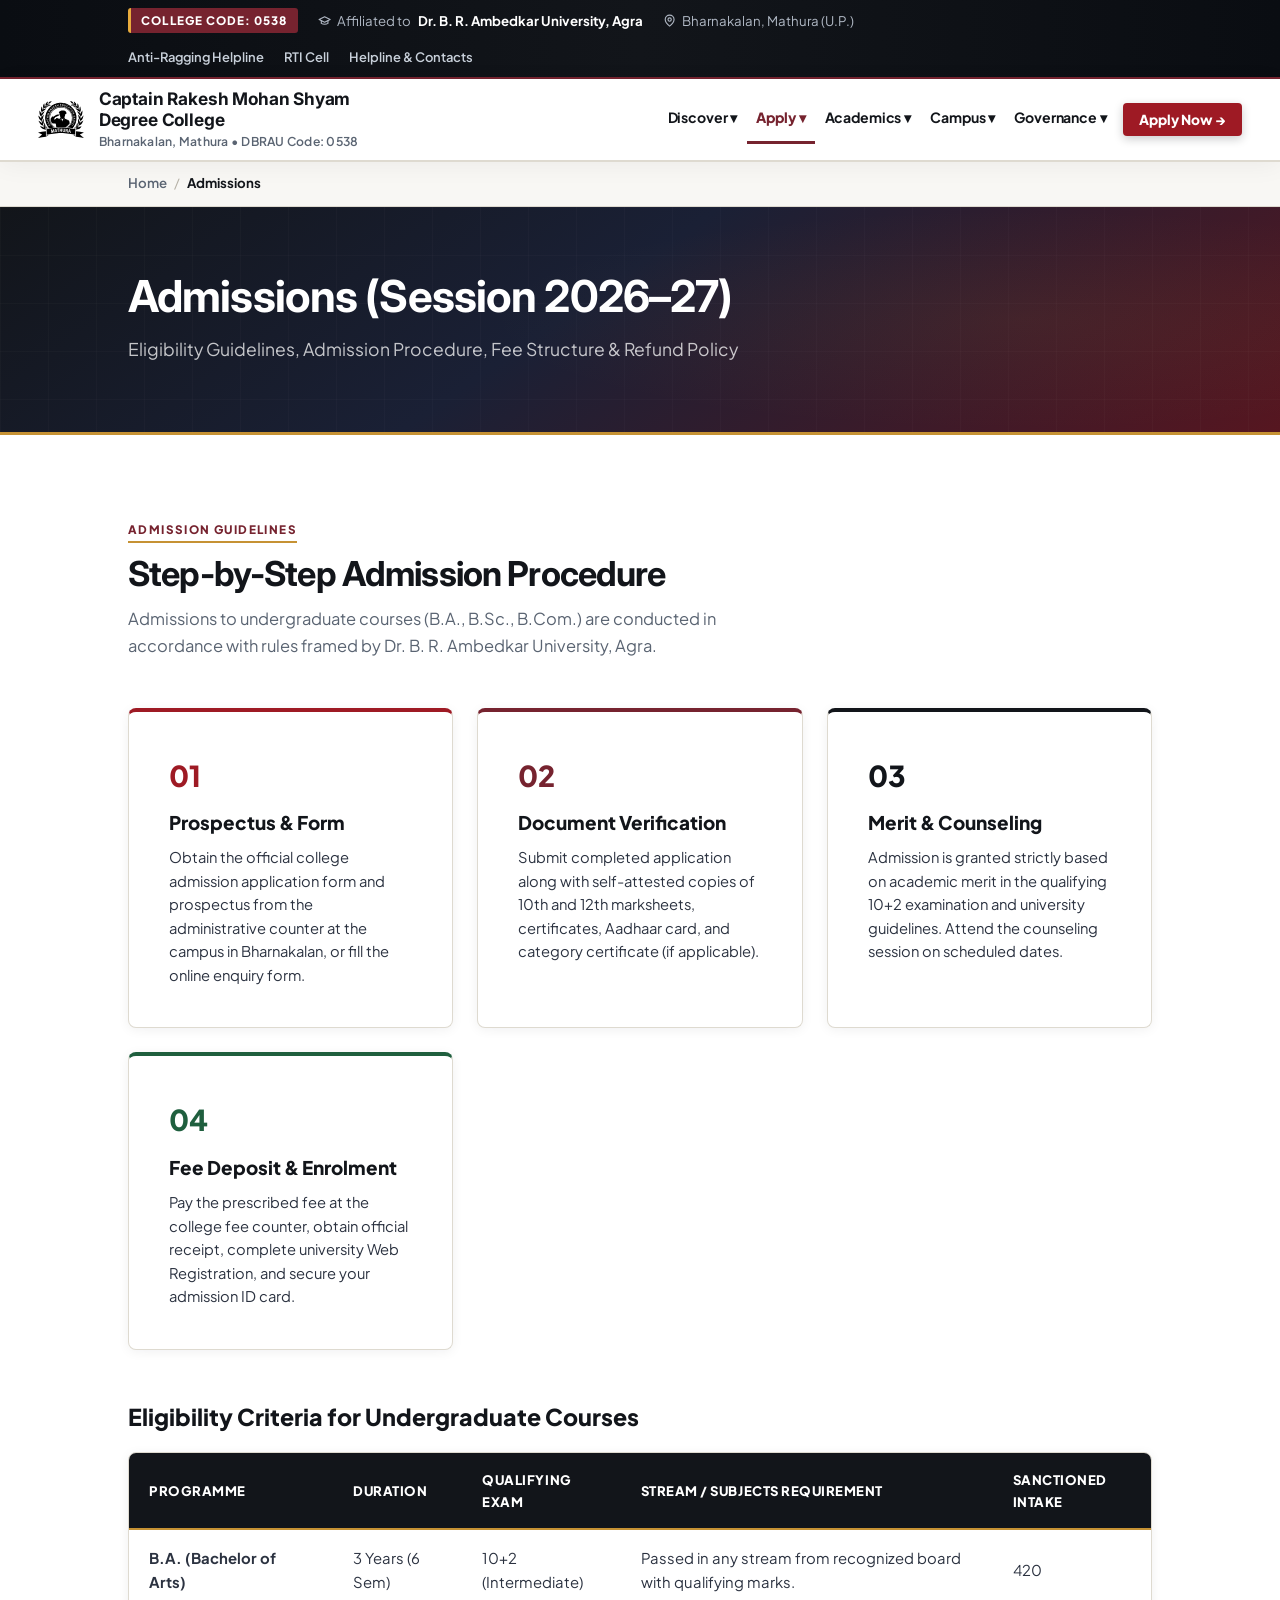
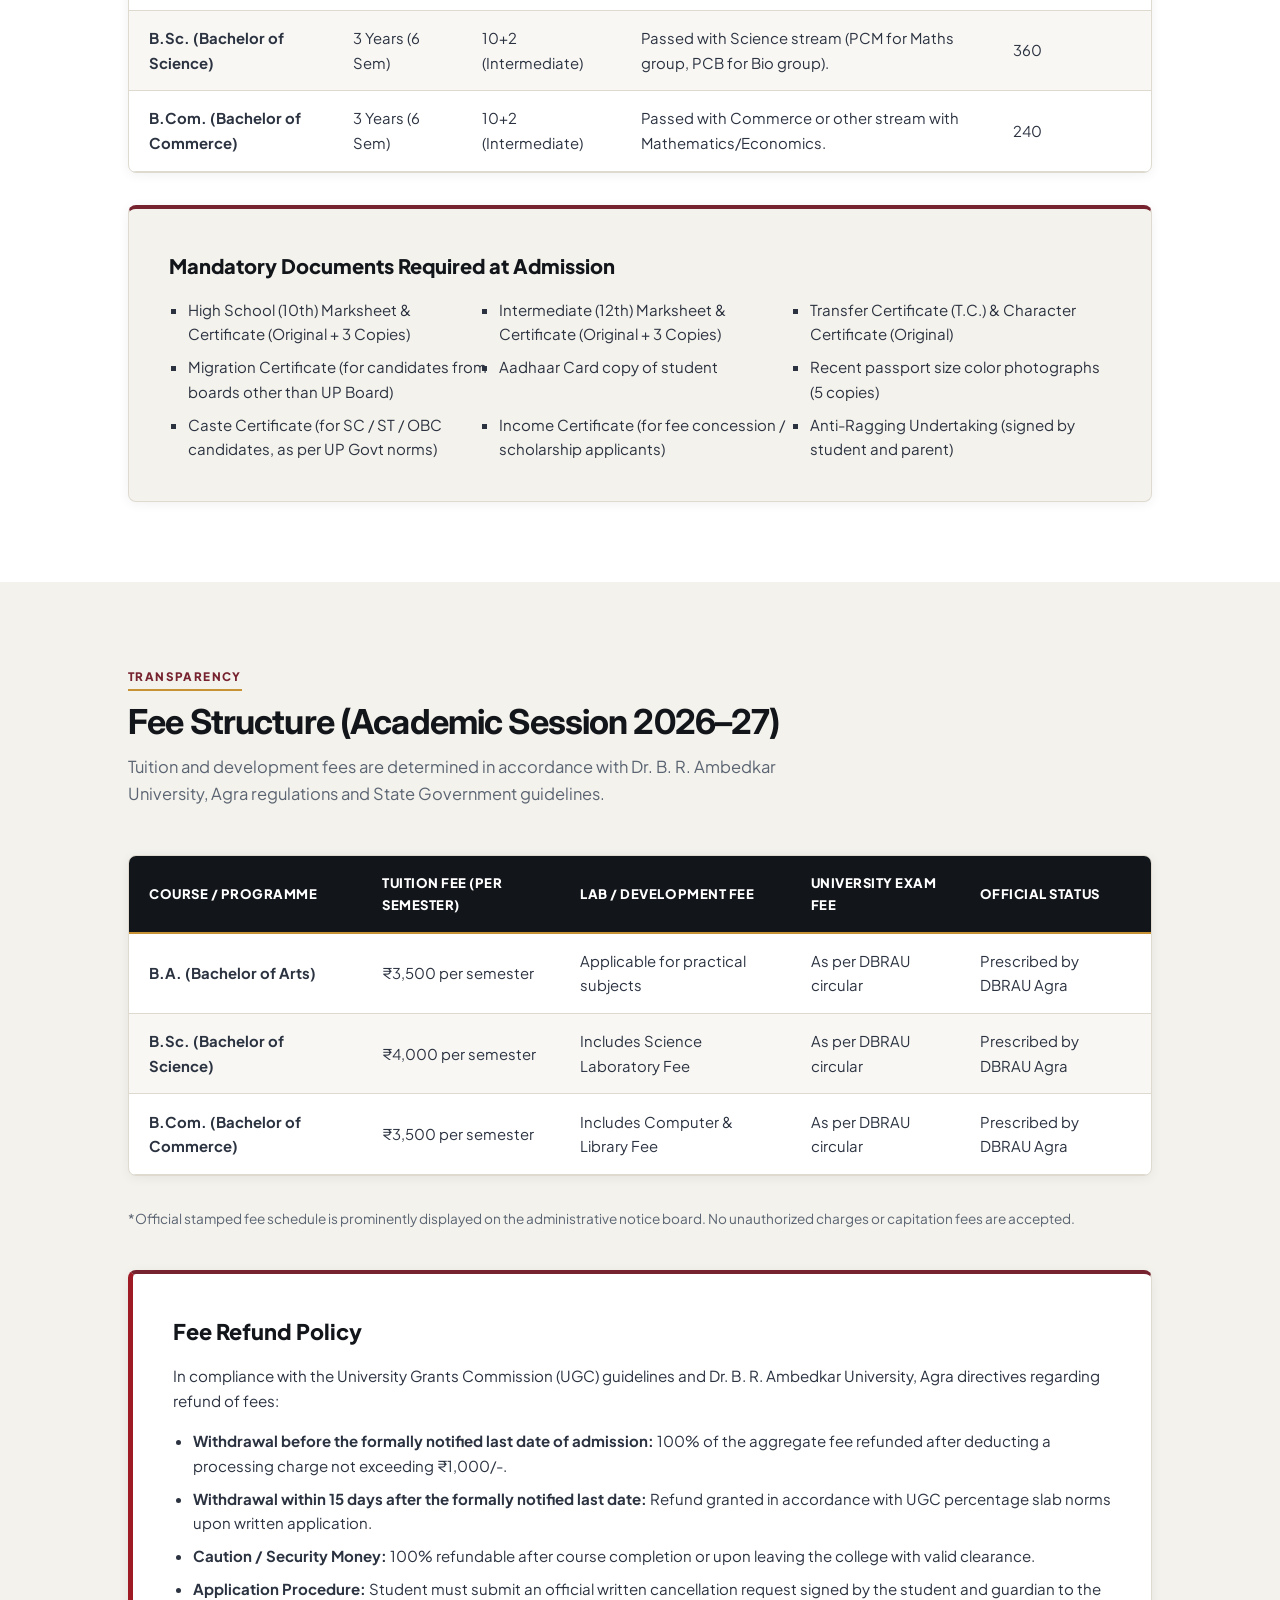
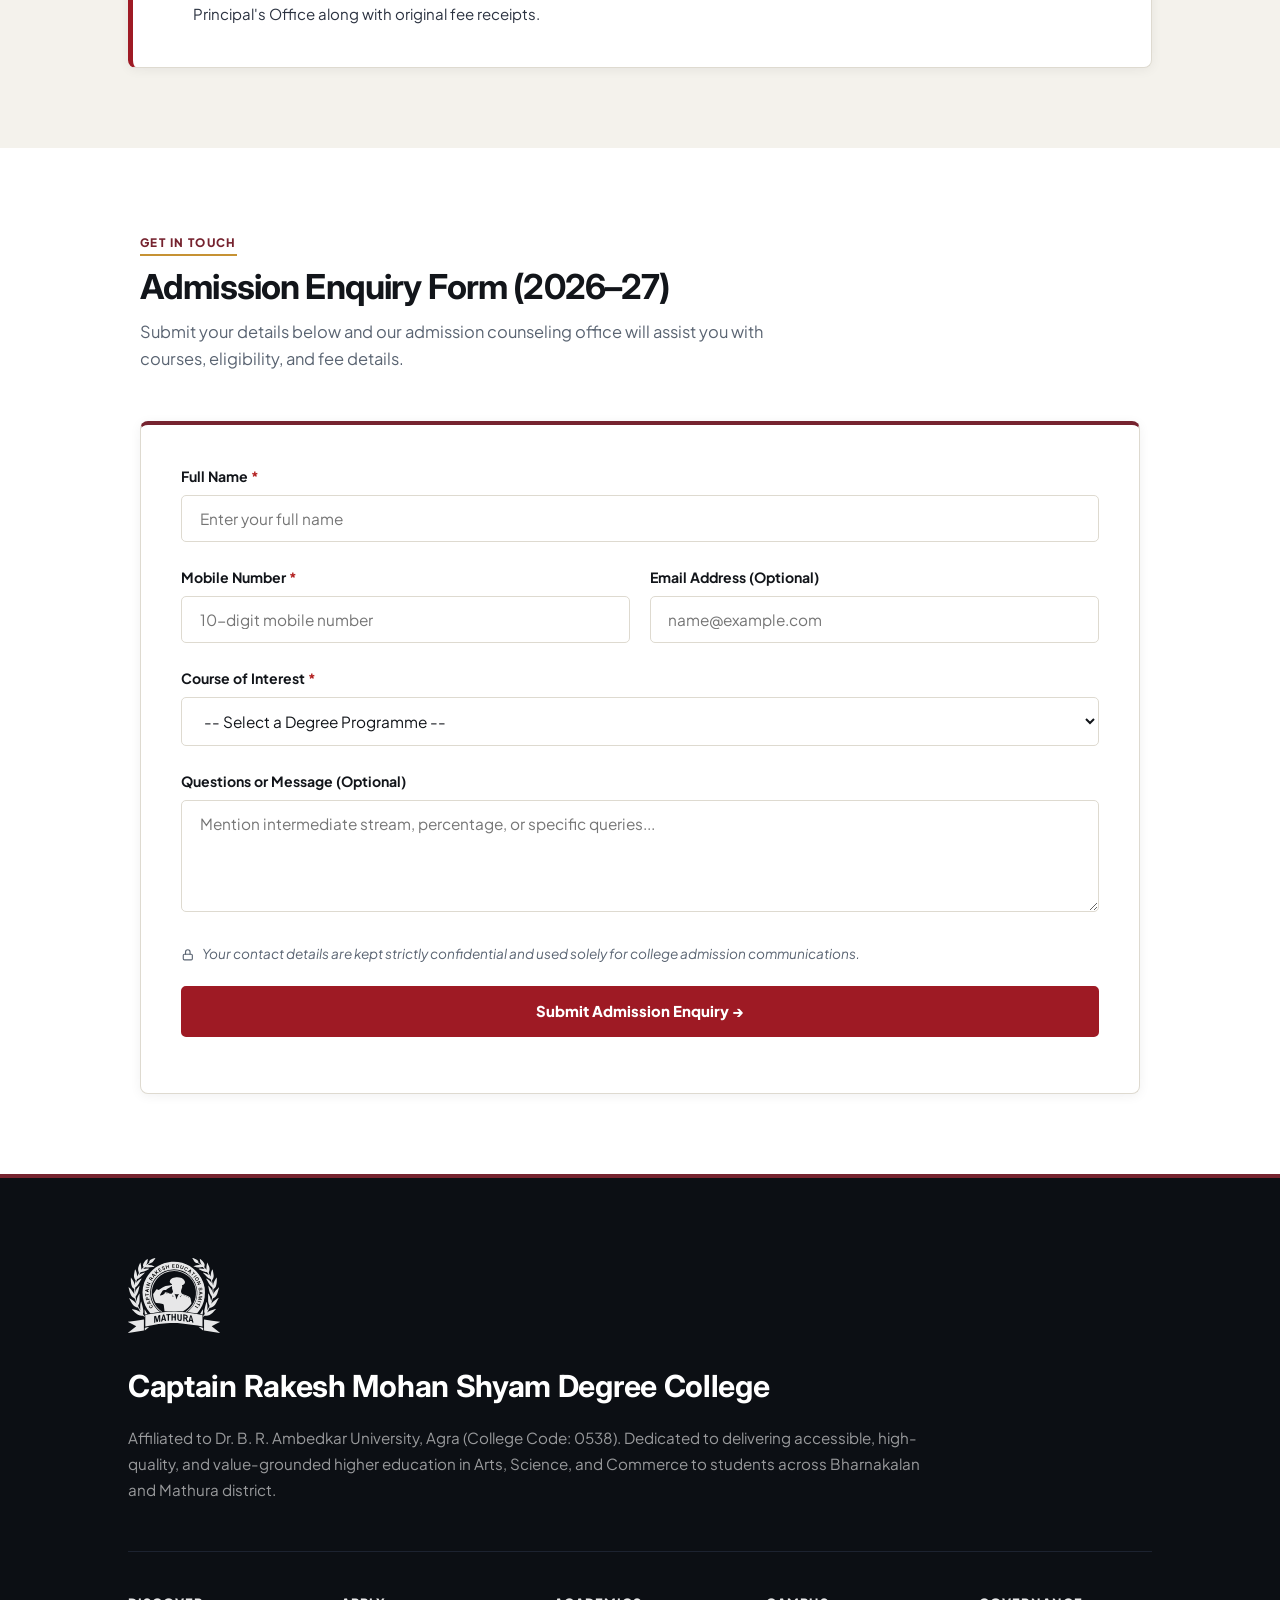
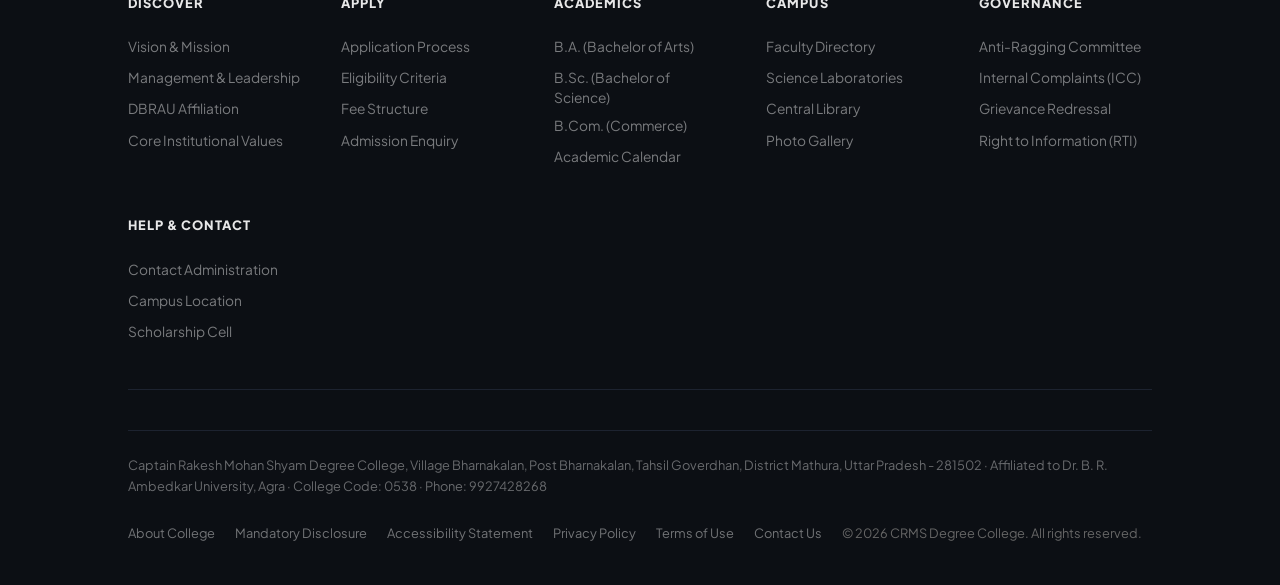
<file: admissions.html>
<!DOCTYPE html>
<html lang="en">
<head>
  <meta charset="UTF-8">
  <meta name="viewport" content="width=device-width, initial-scale=1.0">
  <meta name="description" content="Admissions at Captain Rakesh Mohan Shyam Degree College, Bharnakalan, Mathura. Eligibility guidelines, fee structure, refund policy, and admission procedure under Dr. B. R. Ambedkar University, Agra.">
  <title>Admissions (2026–27) | Captain Rakesh Mohan Shyam Degree College</title>
  <link rel="icon" type="image/svg+xml" href="Captain.Rakesh-education-samiti.Black%201.svg">
  <link rel="preconnect" href="https://fonts.googleapis.com">
  <link rel="preconnect" href="https://fonts.gstatic.com" crossorigin>
  <link href="https://fonts.googleapis.com/css2?family=Inter:ital,wght@0,400;0,600;0,700;0,800;0,900;1,400;1,700&family=Plus+Jakarta+Sans:wght@400;500;600;700;800&family=Dancing+Script:wght@400..700&display=swap" rel="stylesheet">
  <link rel="stylesheet" href="style.css">
</head>
<body class="theme--apply">

  <!-- Accessibility Skip Link -->
  <a href="#main-landmark" class="skip-to-content">Skip to content ↓</a>

  <!-- Top Utility Bar -->
  <div class="top-bar">
    <div class="top-bar-inner">
      <div class="top-bar-left">
        <span class="top-item"><span class="code-pill">COLLEGE CODE: 0538</span></span>
        <span class="top-item"><svg class="icon" aria-hidden="true" viewBox="0 0 24 24"><path d="M22 10 12 5 2 10l10 5 10-5Z"/><path d="M6 12v5c3 2 9 2 12 0v-5"/></svg> Affiliated to <strong>Dr. B. R. Ambedkar University, Agra</strong></span>
        <span class="top-item"><svg class="icon" aria-hidden="true" viewBox="0 0 24 24"><path d="M20 10c0 6-8 12-8 12s-8-6-8-12a8 8 0 0 1 16 0Z"/><circle cx="12" cy="10" r="3"/></svg> Bharnakalan, Mathura (U.P.)</span>
      </div>
      <div class="top-bar-right">
        <a href="committees.html#anti-ragging" class="top-link">Anti-Ragging Helpline</a>
        <a href="committees.html#rti" class="top-link">RTI Cell</a>
        <a href="contact.html" class="top-link">Helpline & Contacts</a>
      </div>
    </div>
  </div>

  <!-- MIT Admissions Style Header & Navigation -->
  <header class="site-header">
    <div class="site-nav-mod">
      <nav class="site-nav" aria-label="Primary Navigation">
        <div class="site-nav--width">

          <div class="site-nav__name">
            <a class="site-nav__name-link" href="index.html" rel="home" aria-label="College Home">
              <img src="Captain.Rakesh-education-samiti.Black%201.svg" alt="Captain Rakesh Education Samiti Emblem" class="brand-logo" width="46" height="46">
              <div class="site-nav__brand-info">
                <span class="site-nav__brand-title">Captain Rakesh Mohan Shyam Degree College</span>
                <span class="site-nav__brand-meta">Bharnakalan, Mathura • DBRAU Code: 0538</span>
              </div>
            </a>
          </div>

          <div class="site-nav__menu-button">
            <button class="site-nav__menu-trigger js-nav-trigger" aria-label="Toggle Navigation Menu" aria-expanded="false"><svg class="icon-burger" aria-hidden="true" viewBox="0 0 24 24"><path class="burger-open" d="M4 6h16M4 12h16M4 18h16"/><path class="burger-close" d="M6 6l12 12M18 6 6 18"/></svg></button>
          </div>

          <ul class="site-nav__links" id="mainNav">
            <li class="site-nav__link-item theme--discover">
              <a class="site-nav__link" href="about.html">Discover ▾</a>
              <ul class="site-nav__sub-nav-list">
                <li class="site-nav__sub-nav-item"><a class="site-nav__sub-nav-link" href="about.html#overview">Vision & Mission</a></li>
                <li class="site-nav__sub-nav-item"><a class="site-nav__sub-nav-link" href="about.html#leadership">Management & Leadership</a></li>
                <li class="site-nav__sub-nav-item"><a class="site-nav__sub-nav-link" href="about.html#approvals">DBRAU Affiliation & Code 0538</a></li>
                <li class="site-nav__sub-nav-item"><a class="site-nav__sub-nav-link" href="facilities.html">Campus Life & Grounds</a></li>
              </ul>
            </li>

            <li class="site-nav__link-item theme--apply">
              <a class="site-nav__link active" href="admissions.html">Apply ▾</a>
              <ul class="site-nav__sub-nav-list">
                <li class="site-nav__sub-nav-item"><a class="site-nav__sub-nav-link" href="admissions.html#process">Understanding the Process</a></li>
                <li class="site-nav__sub-nav-item"><a class="site-nav__sub-nav-link" href="admissions.html#eligibility">Eligibility Requirements</a></li>
                <li class="site-nav__sub-nav-item"><a class="site-nav__sub-nav-link" href="admissions.html#fees">Tuition & Fee Structure</a></li>
                <li class="site-nav__sub-nav-item"><a class="site-nav__sub-nav-link" href="admissions.html#enquiry">Online Enquiry Form</a></li>
              </ul>
            </li>

            <li class="site-nav__link-item theme--academics">
              <a class="site-nav__link" href="academics.html">Academics ▾</a>
              <ul class="site-nav__sub-nav-list">
                <li class="site-nav__sub-nav-item"><a class="site-nav__sub-nav-link" href="academics.html#courses">Undergraduate Degrees</a></li>
                <li class="site-nav__sub-nav-item"><a class="site-nav__sub-nav-link" href="academics.html#departments">Academic Departments</a></li>
                <li class="site-nav__sub-nav-item"><a class="site-nav__sub-nav-link" href="faculty.html">Faculty Directory</a></li>
                <li class="site-nav__sub-nav-item"><a class="site-nav__sub-nav-link" href="academics.html#calendar">Academic Calendar</a></li>
              </ul>
            </li>

            <li class="site-nav__link-item theme--campus">
              <a class="site-nav__link" href="facilities.html">Campus ▾</a>
              <ul class="site-nav__sub-nav-list">
                <li class="site-nav__sub-nav-item"><a class="site-nav__sub-nav-link" href="facilities.html#labs">Science & Computer Labs</a></li>
                <li class="site-nav__sub-nav-item"><a class="site-nav__sub-nav-link" href="facilities.html#library">Central Library</a></li>
                <li class="site-nav__sub-nav-item"><a class="site-nav__sub-nav-link" href="facilities.html#sports">Sports Grounds</a></li>
                <li class="site-nav__sub-nav-item"><a class="site-nav__sub-nav-link" href="gallery.html">Photo & Media Gallery</a></li>
              </ul>
            </li>

            <li class="site-nav__link-item theme--governance">
              <a class="site-nav__link" href="committees.html">Governance ▾</a>
              <ul class="site-nav__sub-nav-list">
                <li class="site-nav__sub-nav-item"><a class="site-nav__sub-nav-link" href="committees.html#anti-ragging">Anti-Ragging Committee</a></li>
                <li class="site-nav__sub-nav-item"><a class="site-nav__sub-nav-link" href="committees.html#icc">Internal Complaints (ICC)</a></li>
                <li class="site-nav__sub-nav-item"><a class="site-nav__sub-nav-link" href="committees.html#grievance">Grievance Redressal</a></li>
                <li class="site-nav__sub-nav-item"><a class="site-nav__sub-nav-link" href="committees.html#rti">Right to Information (RTI)</a></li>
                <li class="site-nav__sub-nav-item"><a class="site-nav__sub-nav-link" href="committees.html#code-of-conduct">Code of Conduct</a></li>
              </ul>
            </li>


            <li class="site-nav__link-item"><a class="site-nav__apply-btn" href="admissions.html">Apply Now →</a></li>
          </ul>

        </div>
      </nav>
    </div>

  </header>

  <!-- Breadcrumb Bar -->
  <nav class="breadcrumb-bar" aria-label="Breadcrumb">
    <div class="breadcrumb-container">
      <ol class="breadcrumb-list">
        <li class="breadcrumb-item"><a href="index.html">Home</a></li>
        <li class="breadcrumb-separator">/</li>
        <li class="breadcrumb-item active" aria-current="page">Admissions</li>
      </ol>
    </div>
  </nav>

  <!-- Editorial Page Hero -->
  <div class="page-hero">
    <div class="page-hero-container">
      <h1 class="page-hero-title">Admissions (Session 2026–27)</h1>
      <p class="page-hero-sub">Eligibility Guidelines, Admission Procedure, Fee Structure & Refund Policy</p>
    </div>
  </div>

  <main class="main" id="main-landmark">

    <!-- Step-by-Step Process -->
    <section class="section" id="process">
      <div class="section-container">
        <div class="section-header">
          <span class="section-tag">Admission Guidelines</span>
          <h2 class="section-title">Step-by-Step Admission Procedure</h2>
          <p class="section-desc">Admissions to undergraduate courses (B.A., B.Sc., B.Com.) are conducted in accordance with rules framed by Dr. B. R. Ambedkar University, Agra.</p>
        </div>

        <div style="display: grid; grid-template-columns: repeat(auto-fit, minmax(min(260px, 100%), 1fr)); gap: 1.5rem; margin-bottom: 3rem;">
          
          <div class="form-card" style="border-top: 4px solid var(--mit-red);">
            <div style="font-size: 1.8rem; font-weight: 900; color: var(--mit-red); margin-bottom: 0.5rem;">01</div>
            <h3 style="font-size: 1.18rem; font-weight: 800; color: var(--mit-black); margin-bottom: 0.5rem;">Prospectus & Form</h3>
            <p style="font-size: 0.92rem; color: var(--mit-text-body); line-height: 1.6;">
              Obtain the official college admission application form and prospectus from the administrative counter at the campus in Bharnakalan, or fill the online enquiry form.
            </p>
          </div>

          <div class="form-card" style="border-top: 4px solid var(--theme-discover);">
            <div style="font-size: 1.8rem; font-weight: 900; color: var(--theme-discover); margin-bottom: 0.5rem;">02</div>
            <h3 style="font-size: 1.18rem; font-weight: 800; color: var(--mit-black); margin-bottom: 0.5rem;">Document Verification</h3>
            <p style="font-size: 0.92rem; color: var(--mit-text-body); line-height: 1.6;">
              Submit completed application along with self-attested copies of 10th and 12th marksheets, certificates, Aadhaar card, and category certificate (if applicable).
            </p>
          </div>

          <div class="form-card" style="border-top: 4px solid var(--mit-black);">
            <div style="font-size: 1.8rem; font-weight: 900; color: var(--mit-black); margin-bottom: 0.5rem;">03</div>
            <h3 style="font-size: 1.18rem; font-weight: 800; color: var(--mit-black); margin-bottom: 0.5rem;">Merit & Counseling</h3>
            <p style="font-size: 0.92rem; color: var(--mit-text-body); line-height: 1.6;">
              Admission is granted strictly based on academic merit in the qualifying 10+2 examination and university guidelines. Attend the counseling session on scheduled dates.
            </p>
          </div>

          <div class="form-card" style="border-top: 4px solid var(--theme-academics);">
            <div style="font-size: 1.8rem; font-weight: 900; color: var(--theme-academics); margin-bottom: 0.5rem;">04</div>
            <h3 style="font-size: 1.18rem; font-weight: 800; color: var(--mit-black); margin-bottom: 0.5rem;">Fee Deposit & Enrolment</h3>
            <p style="font-size: 0.92rem; color: var(--mit-text-body); line-height: 1.6;">
              Pay the prescribed fee at the college fee counter, obtain official receipt, complete university Web Registration, and secure your admission ID card.
            </p>
          </div>

        </div>

        <!-- Eligibility Table -->
        <h3 id="eligibility" style="font-size: 1.45rem; font-weight: 800; color: var(--mit-black); margin-bottom: 1rem;">Eligibility Criteria for Undergraduate Courses</h3>
        <div class="data-table-wrapper">
          <table class="data-table" aria-label="Course Eligibility Table">
            <thead>
              <tr>
                <th>Programme</th>
                <th>Duration</th>
                <th>Qualifying Exam</th>
                <th>Stream / Subjects Requirement</th>
                <th>Sanctioned Intake</th>
              </tr>
            </thead>
            <tbody>
              <tr>
                <td><strong>B.A. (Bachelor of Arts)</strong></td>
                <td>3 Years (6 Sem)</td>
                <td>10+2 (Intermediate)</td>
                <td>Passed in any stream from recognized board with qualifying marks.</td>
                <td>420</td>
              </tr>
              <tr>
                <td><strong>B.Sc. (Bachelor of Science)</strong></td>
                <td>3 Years (6 Sem)</td>
                <td>10+2 (Intermediate)</td>
                <td>Passed with Science stream (PCM for Maths group, PCB for Bio group).</td>
                <td>360</td>
              </tr>
              <tr>
                <td><strong>B.Com. (Bachelor of Commerce)</strong></td>
                <td>3 Years (6 Sem)</td>
                <td>10+2 (Intermediate)</td>
                <td>Passed with Commerce or other stream with Mathematics/Economics.</td>
                <td>240</td>
              </tr>
            </tbody>
          </table>
        </div>

        <!-- Documents Required Checklist -->
        <div class="form-card" style="margin-top: 2rem; background-color: var(--mit-bg-warm);">
          <h3 style="font-size: 1.25rem; font-weight: 800; color: var(--mit-black); margin-bottom: 1rem;">Mandatory Documents Required at Admission</h3>
          <ul style="display: grid; grid-template-columns: repeat(auto-fit, minmax(min(280px, 100%), 1fr)); gap: 0.6rem; font-size: 0.94rem; color: var(--mit-text-body); list-style: square; margin-left: 1.2rem; line-height: 1.6;">
            <li>High School (10th) Marksheet & Certificate (Original + 3 Copies)</li>
            <li>Intermediate (12th) Marksheet & Certificate (Original + 3 Copies)</li>
            <li>Transfer Certificate (T.C.) & Character Certificate (Original)</li>
            <li>Migration Certificate (for candidates from boards other than UP Board)</li>
            <li>Aadhaar Card copy of student</li>
            <li>Recent passport size color photographs (5 copies)</li>
            <li>Caste Certificate (for SC / ST / OBC candidates, as per UP Govt norms)</li>
            <li>Income Certificate (for fee concession / scholarship applicants)</li>
            <li>Anti-Ragging Undertaking (signed by student and parent)</li>
          </ul>
        </div>
      </div>
    </section>

    <!-- Fee Structure Section (Mandatory Disclosure) -->
    <section class="section" id="fees" style="background-color: var(--mit-bg-warm);">
      <div class="section-container">
        <div class="section-header">
          <span class="section-tag">Transparency</span>
          <h2 class="section-title">Fee Structure (Academic Session 2026–27)</h2>
          <p class="section-desc">Tuition and development fees are determined in accordance with Dr. B. R. Ambedkar University, Agra regulations and State Government guidelines.</p>
        </div>

        <div class="data-table-wrapper">
          <table class="data-table" aria-label="Fee Structure">
            <thead>
              <tr>
                <th>Course / Programme</th>
                <th>Tuition Fee (Per Semester)</th>
                <th>Lab / Development Fee</th>
                <th>University Exam Fee</th>
                <th>Official Status</th>
              </tr>
            </thead>
            <tbody>
              <tr>
                <td><strong>B.A. (Bachelor of Arts)</strong></td>
                <td>₹3,500 per semester</td>
                <td>Applicable for practical subjects</td>
                <td>As per DBRAU circular</td>
                <td>Prescribed by DBRAU Agra</td>
              </tr>
              <tr>
                <td><strong>B.Sc. (Bachelor of Science)</strong></td>
                <td>₹4,000 per semester</td>
                <td>Includes Science Laboratory Fee</td>
                <td>As per DBRAU circular</td>
                <td>Prescribed by DBRAU Agra</td>
              </tr>
              <tr>
                <td><strong>B.Com. (Bachelor of Commerce)</strong></td>
                <td>₹3,500 per semester</td>
                <td>Includes Computer & Library Fee</td>
                <td>As per DBRAU circular</td>
                <td>Prescribed by DBRAU Agra</td>
              </tr>
            </tbody>
          </table>
        </div>
        <p style="font-size: 0.85rem; color: var(--mit-text-muted); margin-top: 0.5rem;">
          *Official stamped fee schedule is prominently displayed on the administrative notice board. No unauthorized charges or capitation fees are accepted.
        </p>

        <!-- Fee Refund Policy -->
        <div class="form-card" id="refund" style="margin-top: 2.5rem; border-left: 5px solid var(--mit-red);">
          <h3 style="font-size: 1.35rem; font-weight: 800; color: var(--mit-black); margin-bottom: 0.8rem;">Fee Refund Policy</h3>
          <p style="font-size: 0.95rem; color: var(--mit-text-body); line-height: 1.65; margin-bottom: 1rem;">
            In compliance with the University Grants Commission (UGC) guidelines and Dr. B. R. Ambedkar University, Agra directives regarding refund of fees:
          </p>
          <ul style="font-size: 0.94rem; color: var(--mit-text-body); line-height: 1.65; margin-left: 1.25rem; display: flex; flex-direction: column; gap: 0.5rem;">
            <li><strong>Withdrawal before the formally notified last date of admission:</strong> 100% of the aggregate fee refunded after deducting a processing charge not exceeding ₹1,000/-.</li>
            <li><strong>Withdrawal within 15 days after the formally notified last date:</strong> Refund granted in accordance with UGC percentage slab norms upon written application.</li>
            <li><strong>Caution / Security Money:</strong> 100% refundable after course completion or upon leaving the college with valid clearance.</li>
            <li><strong>Application Procedure:</strong> Student must submit an official written cancellation request signed by the student and guardian to the Principal's Office along with original fee receipts.</li>
          </ul>
        </div>
      </div>
    </section>

    <!-- Admission Enquiry Form Section -->
    <section class="section" id="enquiry">
      <div class="section-container" style="max-width: 1000px;">
        <div class="section-header">
          <span class="section-tag">Get in Touch</span>
          <h2 class="section-title">Admission Enquiry Form (2026–27)</h2>
          <p class="section-desc">Submit your details below and our admission counseling office will assist you with courses, eligibility, and fee details.</p>
        </div>

        <div class="form-card">
          <form class="enquiry-form" action="#" method="POST" novalidate>
            
            <!-- Honeypot -->
            <div style="display: none;" aria-hidden="true">
              <label for="website_hp">Leave this empty</label>
              <input type="text" id="website_hp" name="website_hp" tabindex="-1" autocomplete="off">
            </div>

            <div class="form-group">
              <label for="name" class="form-label">Full Name <span style="color: var(--color-danger);">*</span></label>
              <input type="text" id="name" name="name" class="form-control" placeholder="Enter your full name" required>
            </div>

            <div style="display: grid; grid-template-columns: repeat(auto-fit, minmax(min(240px, 100%), 1fr)); gap: 1.2rem;">
              <div class="form-group">
                <label for="phone" class="form-label">Mobile Number <span style="color: var(--color-danger);">*</span></label>
                <input type="tel" id="phone" name="phone" class="form-control" placeholder="10-digit mobile number" pattern="[0-9]{10}" required>
              </div>

              <div class="form-group">
                <label for="email" class="form-label">Email Address (Optional)</label>
                <input type="email" id="email" name="email" class="form-control" placeholder="name@example.com">
              </div>
            </div>

            <div class="form-group">
              <label for="course" class="form-label">Course of Interest <span style="color: var(--color-danger);">*</span></label>
              <select id="course" name="course" class="form-control" required>
                <option value="">-- Select a Degree Programme --</option>
                <option value="BA">Bachelor of Arts (B.A.)</option>
                <option value="BSc-PCM">Bachelor of Science (B.Sc. - PCM Group)</option>
                <option value="BSc-ZBC">Bachelor of Science (B.Sc. - ZBC Group)</option>
                <option value="BCom">Bachelor of Commerce (B.Com.)</option>
              </select>
            </div>

            <div class="form-group">
              <label for="message" class="form-label">Questions or Message (Optional)</label>
              <textarea id="message" name="message" class="form-control" rows="4" placeholder="Mention intermediate stream, percentage, or specific queries..."></textarea>
            </div>

            <p style="font-size: 0.85rem; color: var(--mit-text-muted); margin-bottom: 1.25rem;">
              <svg class="icon" aria-hidden="true" viewBox="0 0 24 24"><rect x="4" y="11" width="16" height="10" rx="2"/><path d="M8 11V7a4 4 0 0 1 8 0v4"/></svg> <em>Your contact details are kept strictly confidential and used solely for college admission communications.</em>
            </p>

            <button type="submit" class="mit-btn mit-btn--primary" style="width: 100%; justify-content: center;">Submit Admission Enquiry →</button>

            <div class="form-status" role="alert"></div>
          </form>
        </div>
      </div>
    </section>

  </main>

  <!-- MIT Admissions Signature Footer -->
  <div class="site-footer-mod">
    <footer class="site-footer">
      <div class="site-footer__dome-badge">
        <img src="Captain.Rakesh-education-samiti.Black%201.svg" alt="" class="site-footer__dome-img">
      </div>
      <a class="site-footer__name-link" href="index.html">Captain Rakesh Mohan Shyam Degree College</a>
      <p class="site-footer__text">
        Affiliated to Dr. B. R. Ambedkar University, Agra (College Code: 0538). Dedicated to delivering accessible, high-quality, and value-grounded higher education in Arts, Science, and Commerce to students across Bharnakalan and Mathura district.
      </p>

      <div class="site-footer__links-mod">
        <dl class="site-footer__links">
          <dt class="site-footer__item-label"><a class="site-footer__label-link" href="about.html">Discover</a></dt>
          <dd class="site-footer__item"><a class="site-footer__link" href="about.html#overview">Vision & Mission</a></dd>
          <dd class="site-footer__item"><a class="site-footer__link" href="about.html#leadership">Management & Leadership</a></dd>
          <dd class="site-footer__item"><a class="site-footer__link" href="about.html#approvals">DBRAU Affiliation</a></dd>
          <dd class="site-footer__item"><a class="site-footer__link" href="about.html#values">Core Institutional Values</a></dd>
        </dl>

        <dl class="site-footer__links">
          <dt class="site-footer__item-label"><a class="site-footer__label-link" href="admissions.html">Apply</a></dt>
          <dd class="site-footer__item"><a class="site-footer__link" href="admissions.html#process">Application Process</a></dd>
          <dd class="site-footer__item"><a class="site-footer__link" href="admissions.html#eligibility">Eligibility Criteria</a></dd>
          <dd class="site-footer__item"><a class="site-footer__link" href="admissions.html#fees">Fee Structure</a></dd>
          <dd class="site-footer__item"><a class="site-footer__link" href="admissions.html#enquiry">Admission Enquiry</a></dd>
        </dl>

        <dl class="site-footer__links">
          <dt class="site-footer__item-label"><a class="site-footer__label-link" href="academics.html">Academics</a></dt>
          <dd class="site-footer__item"><a class="site-footer__link" href="academics.html#courses">B.A. (Bachelor of Arts)</a></dd>
          <dd class="site-footer__item"><a class="site-footer__link" href="academics.html#courses">B.Sc. (Bachelor of Science)</a></dd>
          <dd class="site-footer__item"><a class="site-footer__link" href="academics.html#courses">B.Com. (Commerce)</a></dd>
          <dd class="site-footer__item"><a class="site-footer__link" href="academics.html#calendar">Academic Calendar</a></dd>
        </dl>

        <dl class="site-footer__links">
          <dt class="site-footer__item-label"><a class="site-footer__label-link" href="facilities.html">Campus</a></dt>
          <dd class="site-footer__item"><a class="site-footer__link" href="faculty.html">Faculty Directory</a></dd>
          <dd class="site-footer__item"><a class="site-footer__link" href="facilities.html#labs">Science Laboratories</a></dd>
          <dd class="site-footer__item"><a class="site-footer__link" href="facilities.html#library">Central Library</a></dd>
          <dd class="site-footer__item"><a class="site-footer__link" href="gallery.html">Photo Gallery</a></dd>
        </dl>

        <dl class="site-footer__links">
          <dt class="site-footer__item-label"><a class="site-footer__label-link" href="committees.html">Governance</a></dt>
          <dd class="site-footer__item"><a class="site-footer__link" href="committees.html#anti-ragging">Anti-Ragging Committee</a></dd>
          <dd class="site-footer__item"><a class="site-footer__link" href="committees.html#icc">Internal Complaints (ICC)</a></dd>
          <dd class="site-footer__item"><a class="site-footer__link" href="committees.html#grievance">Grievance Redressal</a></dd>
          <dd class="site-footer__item"><a class="site-footer__link" href="committees.html#rti">Right to Information (RTI)</a></dd>
        </dl>

        <dl class="site-footer__links">
          <dt class="site-footer__item-label"><a class="site-footer__label-link" href="contact.html">Help & Contact</a></dt>
          <dd class="site-footer__item"><a class="site-footer__link" href="contact.html">Contact Administration</a></dd>
          <dd class="site-footer__item"><a class="site-footer__link" href="contact.html#location">Campus Location</a></dd>
          <dd class="site-footer__item"><a class="site-footer__link" href="admissions.html#scholarship">Scholarship Cell</a></dd>
        </dl>
      </div>

      <div class="site-footer__utility">
        <div class="site-footer__utility-item--address">
          Captain Rakesh Mohan Shyam Degree College, Village Bharnakalan, Post Bharnakalan, Tahsil Goverdhan, District Mathura, Uttar Pradesh - 281502 &middot; Affiliated to Dr. B. R. Ambedkar University, Agra &middot; College Code: 0538 &middot; Phone: 9927428268
        </div>
        <ul class="site-footer__utility-list">
          <li><a class="site-footer__utility-link" href="about.html">About College</a></li>
          <li><a class="site-footer__utility-link" href="committees.html#code-of-conduct">Mandatory Disclosure</a></li>
          <li><a class="site-footer__utility-link" href="accessibility.html">Accessibility Statement</a></li>
          <li><a class="site-footer__utility-link" href="privacy.html">Privacy Policy</a></li>
          <li><a class="site-footer__utility-link" href="terms.html">Terms of Use</a></li>
          <li><a class="site-footer__utility-link" href="contact.html">Contact Us</a></li>
          <li><span style="color: #666666;">© <span class="current-year">2026</span> CRMS Degree College. All rights reserved.</span></li>
        </ul>
      </div>
    </footer>
  </div>

  <script src="script.js"></script>
</body>
</html>
</file>
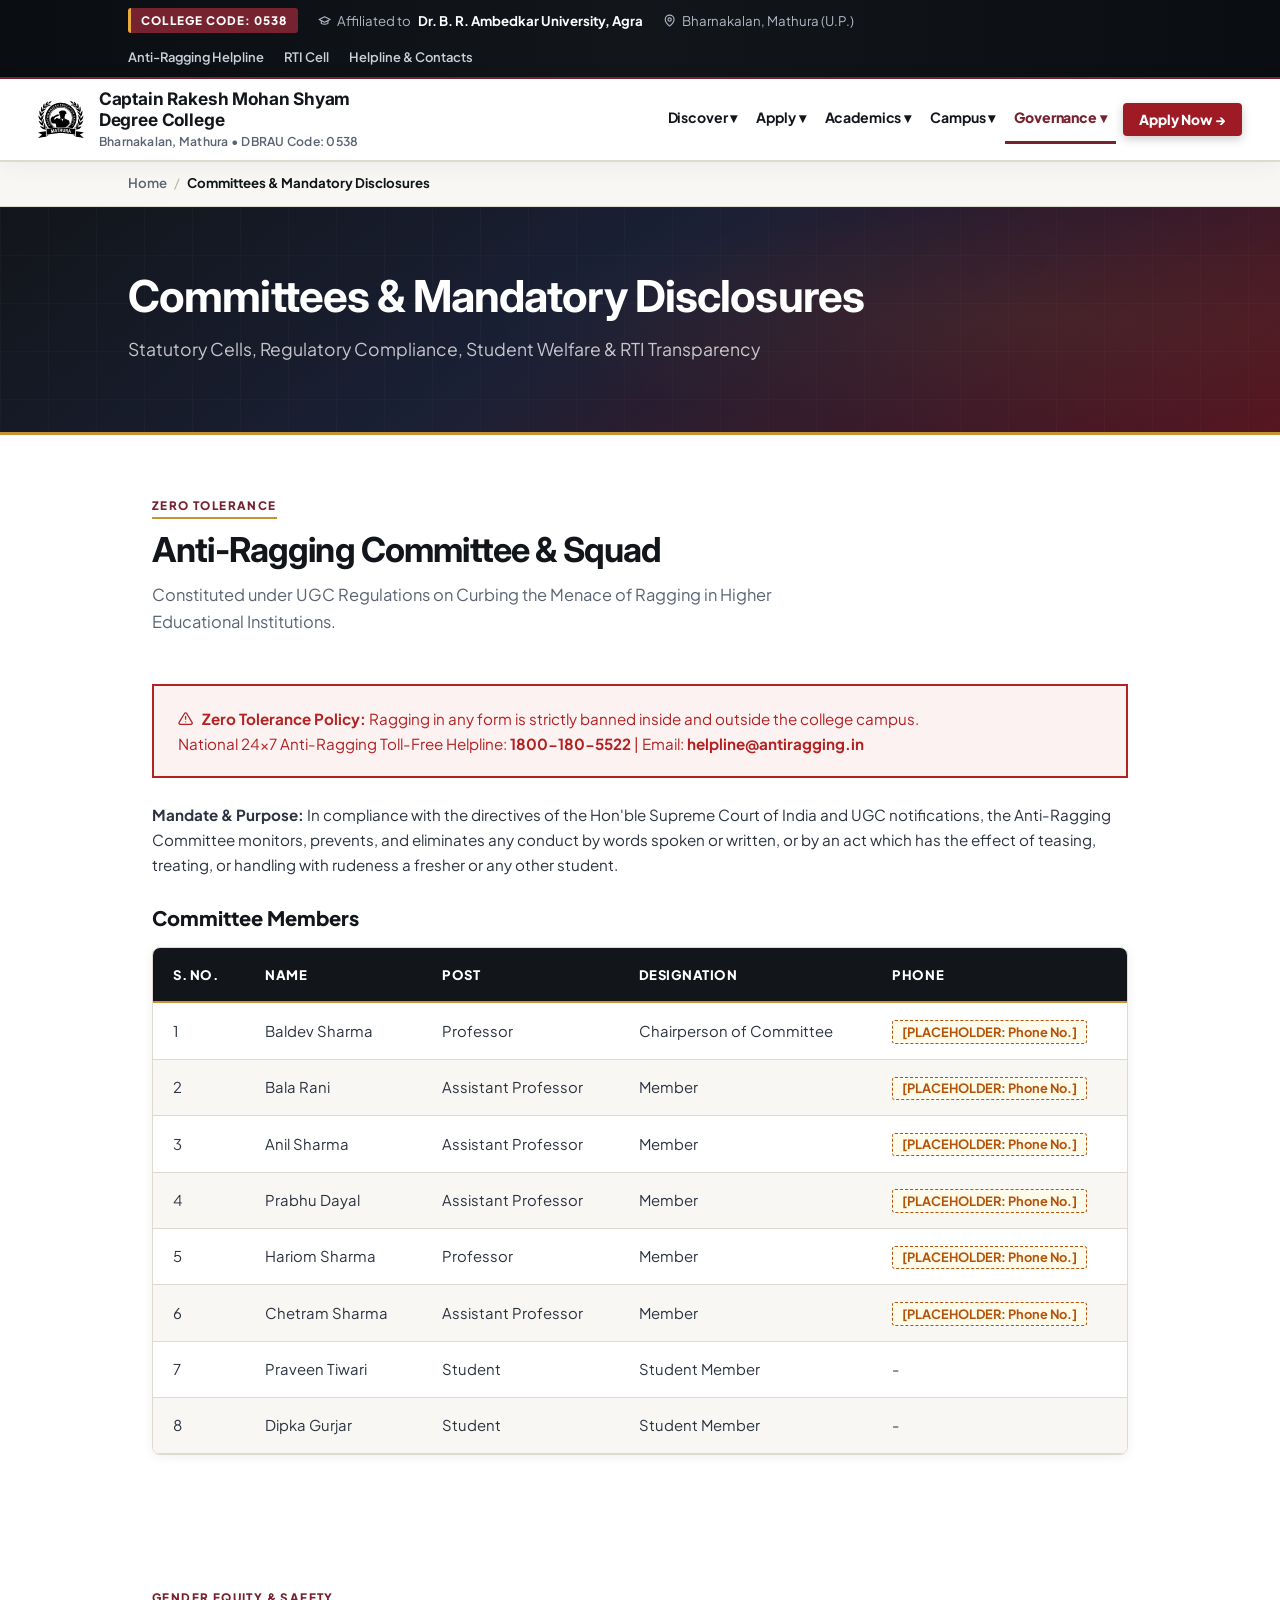
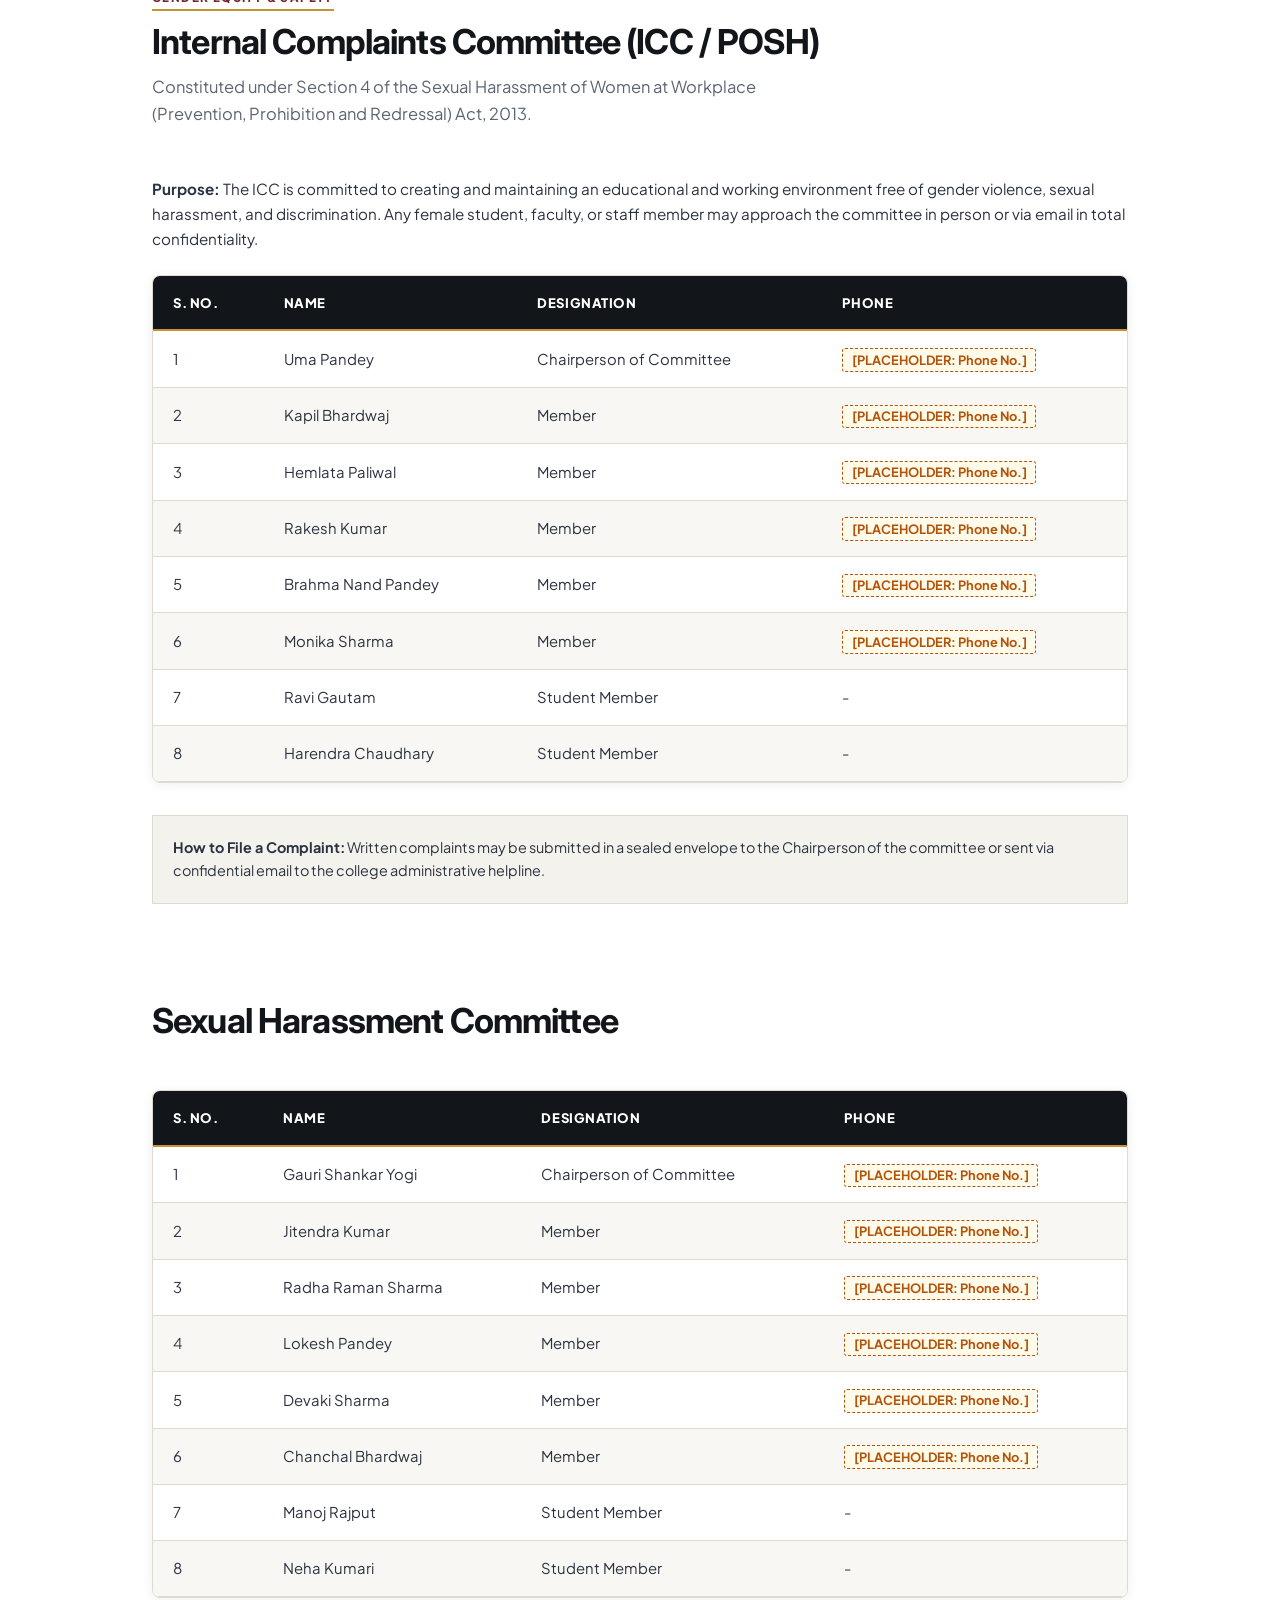
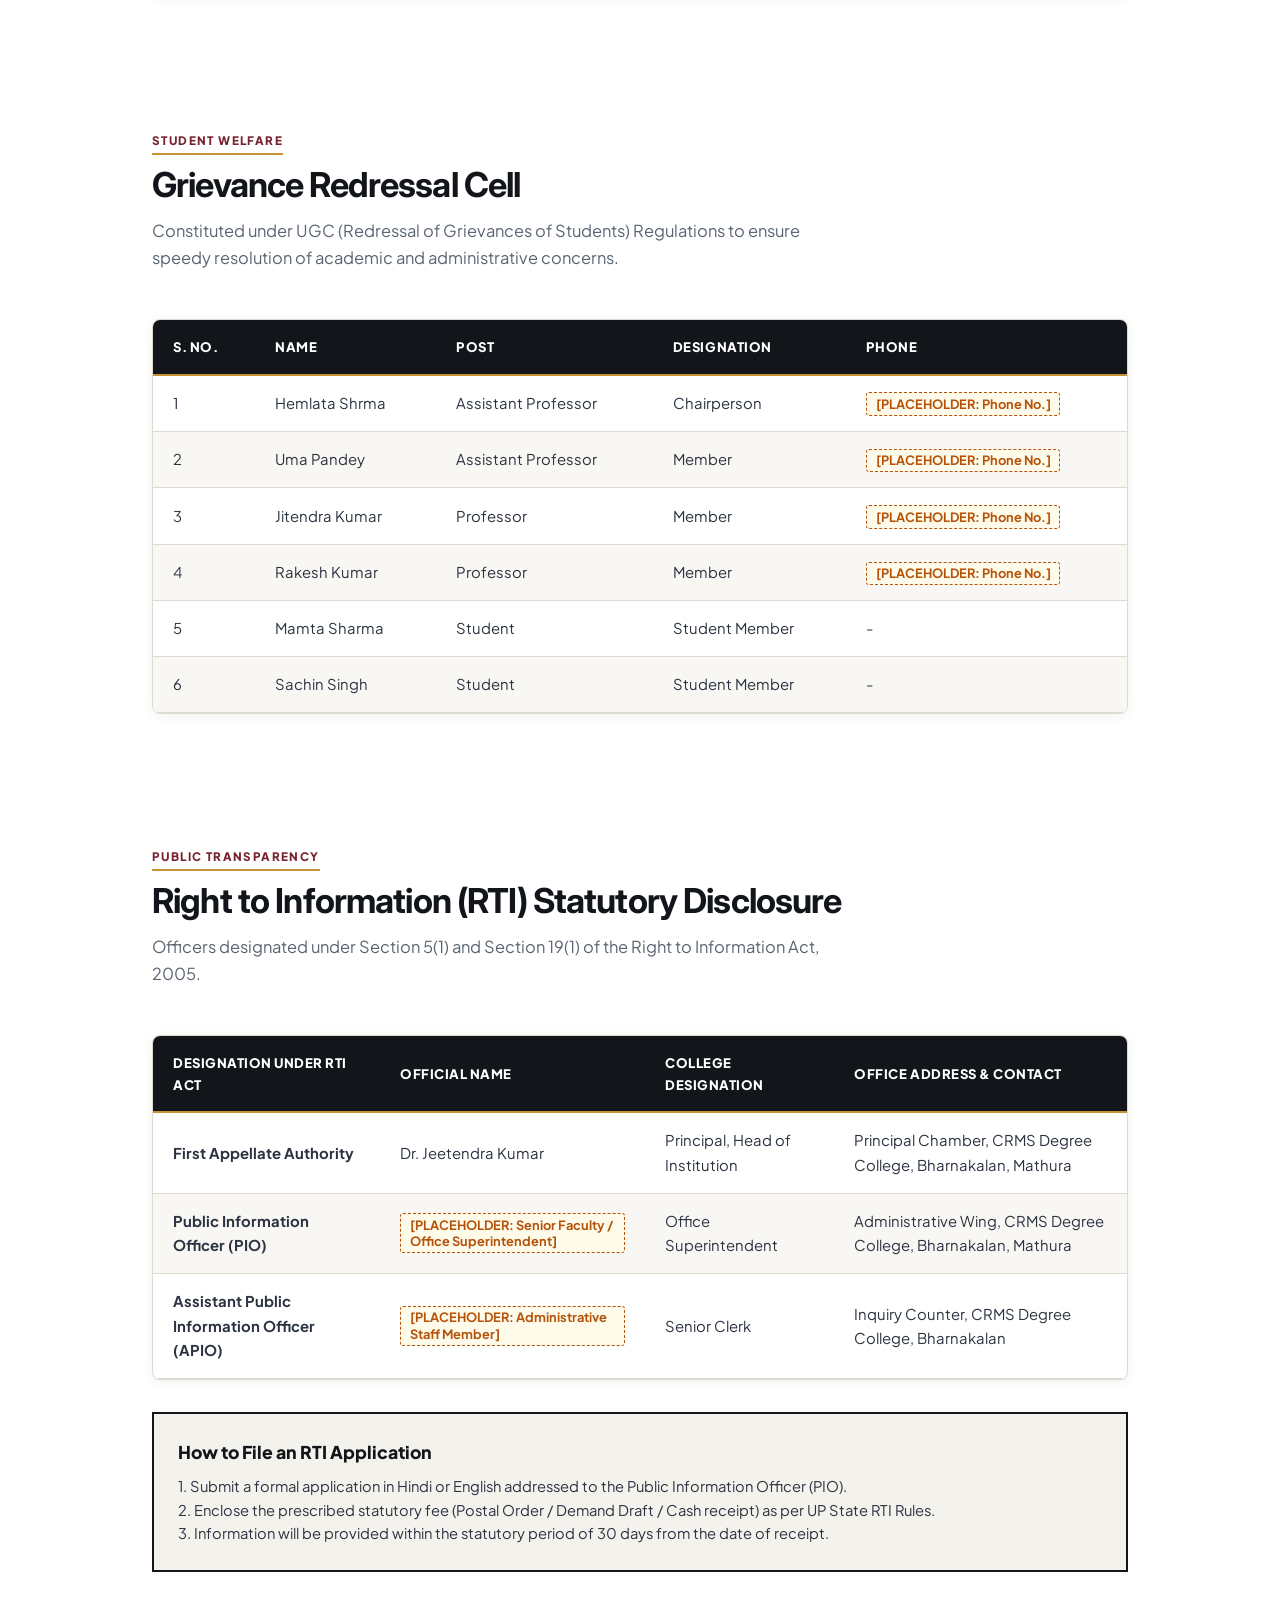
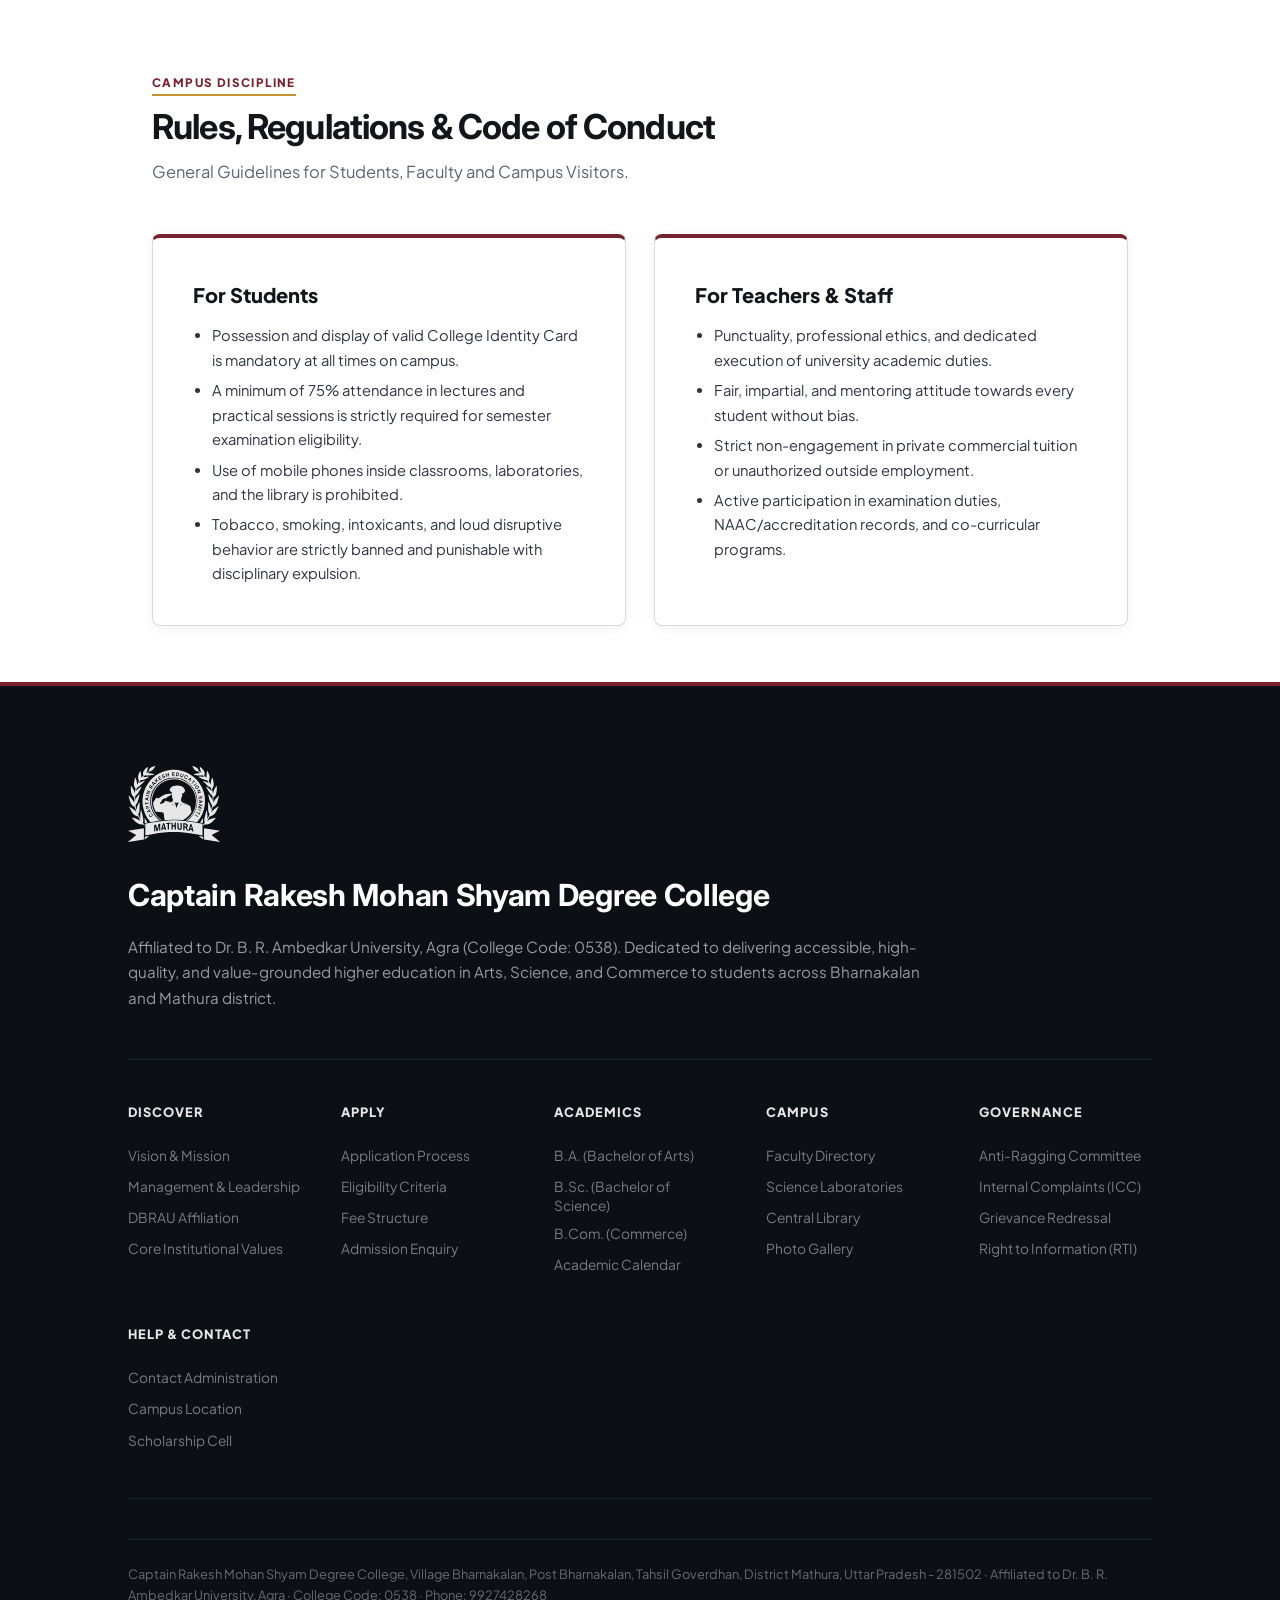
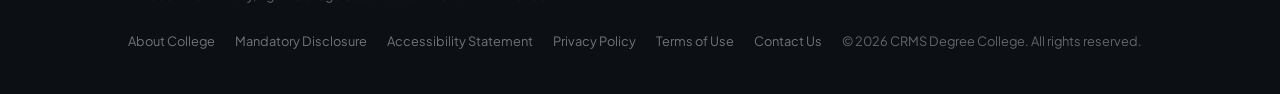
<file: committees.html>
<!DOCTYPE html>
<html lang="en">
<head>
  <meta charset="UTF-8">
  <meta name="viewport" content="width=device-width, initial-scale=1.0">
  <meta name="description" content="Statutory committees, mandatory disclosures, anti-ragging cell, internal complaints committee (ICC), grievance redressal, and RTI details of Captain Rakesh Mohan Shyam Degree College, Bharnakalan, Mathura.">
  <title>Committees & Mandatory Disclosures | Captain Rakesh Mohan Shyam Degree College</title>
  <link rel="icon" type="image/svg+xml" href="Captain.Rakesh-education-samiti.Black%201.svg">
  <link rel="preconnect" href="https://fonts.googleapis.com">
  <link rel="preconnect" href="https://fonts.gstatic.com" crossorigin>
  <link href="https://fonts.googleapis.com/css2?family=Inter:ital,wght@0,400;0,600;0,700;0,800;0,900;1,400;1,700&family=Plus+Jakarta+Sans:wght@400;500;600;700;800&family=Dancing+Script:wght@400..700&display=swap" rel="stylesheet">
  <link rel="stylesheet" href="style.css">
</head>
<body class="theme--governance">

  <!-- Accessibility Skip Link -->
  <a href="#main-landmark" class="skip-to-content">Skip to content ↓</a>

  <!-- Top Utility Bar -->
  <div class="top-bar">
    <div class="top-bar-inner">
      <div class="top-bar-left">
        <span class="top-item"><span class="code-pill">COLLEGE CODE: 0538</span></span>
        <span class="top-item"><svg class="icon" aria-hidden="true" viewBox="0 0 24 24"><path d="M22 10 12 5 2 10l10 5 10-5Z"/><path d="M6 12v5c3 2 9 2 12 0v-5"/></svg> Affiliated to <strong>Dr. B. R. Ambedkar University, Agra</strong></span>
        <span class="top-item"><svg class="icon" aria-hidden="true" viewBox="0 0 24 24"><path d="M20 10c0 6-8 12-8 12s-8-6-8-12a8 8 0 0 1 16 0Z"/><circle cx="12" cy="10" r="3"/></svg> Bharnakalan, Mathura (U.P.)</span>
      </div>
      <div class="top-bar-right">
        <a href="committees.html#anti-ragging" class="top-link">Anti-Ragging Helpline</a>
        <a href="committees.html#rti" class="top-link">RTI Cell</a>
        <a href="contact.html" class="top-link">Helpline & Contacts</a>
      </div>
    </div>
  </div>

  <!-- MIT Admissions Style Header & Navigation -->
  <header class="site-header">
    <div class="site-nav-mod">
      <nav class="site-nav" aria-label="Primary Navigation">
        <div class="site-nav--width">

          <div class="site-nav__name">
            <a class="site-nav__name-link" href="index.html" rel="home" aria-label="College Home">
              <img src="Captain.Rakesh-education-samiti.Black%201.svg" alt="Captain Rakesh Education Samiti Emblem" class="brand-logo" width="46" height="46">
              <div class="site-nav__brand-info">
                <span class="site-nav__brand-title">Captain Rakesh Mohan Shyam Degree College</span>
                <span class="site-nav__brand-meta">Bharnakalan, Mathura • DBRAU Code: 0538</span>
              </div>
            </a>
          </div>

          <div class="site-nav__menu-button">
            <button class="site-nav__menu-trigger js-nav-trigger" aria-label="Toggle Navigation Menu" aria-expanded="false"><svg class="icon-burger" aria-hidden="true" viewBox="0 0 24 24"><path class="burger-open" d="M4 6h16M4 12h16M4 18h16"/><path class="burger-close" d="M6 6l12 12M18 6 6 18"/></svg></button>
          </div>

          <ul class="site-nav__links" id="mainNav">
            <li class="site-nav__link-item theme--discover">
              <a class="site-nav__link" href="about.html">Discover ▾</a>
              <ul class="site-nav__sub-nav-list">
                <li class="site-nav__sub-nav-item"><a class="site-nav__sub-nav-link" href="about.html#overview">Vision & Mission</a></li>
                <li class="site-nav__sub-nav-item"><a class="site-nav__sub-nav-link" href="about.html#leadership">Management & Leadership</a></li>
                <li class="site-nav__sub-nav-item"><a class="site-nav__sub-nav-link" href="about.html#approvals">DBRAU Affiliation & Code 0538</a></li>
                <li class="site-nav__sub-nav-item"><a class="site-nav__sub-nav-link" href="facilities.html">Campus Life & Grounds</a></li>
              </ul>
            </li>

            <li class="site-nav__link-item theme--apply">
              <a class="site-nav__link" href="admissions.html">Apply ▾</a>
              <ul class="site-nav__sub-nav-list">
                <li class="site-nav__sub-nav-item"><a class="site-nav__sub-nav-link" href="admissions.html#process">Understanding the Process</a></li>
                <li class="site-nav__sub-nav-item"><a class="site-nav__sub-nav-link" href="admissions.html#eligibility">Eligibility Requirements</a></li>
                <li class="site-nav__sub-nav-item"><a class="site-nav__sub-nav-link" href="admissions.html#fees">Tuition & Fee Structure</a></li>
                <li class="site-nav__sub-nav-item"><a class="site-nav__sub-nav-link" href="admissions.html#enquiry">Online Enquiry Form</a></li>
              </ul>
            </li>

            <li class="site-nav__link-item theme--academics">
              <a class="site-nav__link" href="academics.html">Academics ▾</a>
              <ul class="site-nav__sub-nav-list">
                <li class="site-nav__sub-nav-item"><a class="site-nav__sub-nav-link" href="academics.html#courses">Undergraduate Degrees</a></li>
                <li class="site-nav__sub-nav-item"><a class="site-nav__sub-nav-link" href="academics.html#departments">Academic Departments</a></li>
                <li class="site-nav__sub-nav-item"><a class="site-nav__sub-nav-link" href="faculty.html">Faculty Directory</a></li>
                <li class="site-nav__sub-nav-item"><a class="site-nav__sub-nav-link" href="academics.html#calendar">Academic Calendar</a></li>
              </ul>
            </li>

            <li class="site-nav__link-item theme--campus">
              <a class="site-nav__link" href="facilities.html">Campus ▾</a>
              <ul class="site-nav__sub-nav-list">
                <li class="site-nav__sub-nav-item"><a class="site-nav__sub-nav-link" href="facilities.html#labs">Science & Computer Labs</a></li>
                <li class="site-nav__sub-nav-item"><a class="site-nav__sub-nav-link" href="facilities.html#library">Central Library</a></li>
                <li class="site-nav__sub-nav-item"><a class="site-nav__sub-nav-link" href="facilities.html#sports">Sports Grounds</a></li>
                <li class="site-nav__sub-nav-item"><a class="site-nav__sub-nav-link" href="gallery.html">Photo & Media Gallery</a></li>
              </ul>
            </li>

            <li class="site-nav__link-item theme--governance">
              <a class="site-nav__link active" href="committees.html">Governance ▾</a>
              <ul class="site-nav__sub-nav-list">
                <li class="site-nav__sub-nav-item"><a class="site-nav__sub-nav-link" href="committees.html#anti-ragging">Anti-Ragging Committee</a></li>
                <li class="site-nav__sub-nav-item"><a class="site-nav__sub-nav-link" href="committees.html#icc">Internal Complaints (ICC)</a></li>
                <li class="site-nav__sub-nav-item"><a class="site-nav__sub-nav-link" href="committees.html#grievance">Grievance Redressal</a></li>
                <li class="site-nav__sub-nav-item"><a class="site-nav__sub-nav-link" href="committees.html#rti">Right to Information (RTI)</a></li>
                <li class="site-nav__sub-nav-item"><a class="site-nav__sub-nav-link" href="committees.html#code-of-conduct">Code of Conduct</a></li>
              </ul>
            </li>


            <li class="site-nav__link-item"><a class="site-nav__apply-btn" href="admissions.html">Apply Now →</a></li>
          </ul>

        </div>
      </nav>
    </div>

  </header>

  <!-- Breadcrumb Bar -->
  <nav class="breadcrumb-bar" aria-label="Breadcrumb">
    <div class="breadcrumb-container">
      <ol class="breadcrumb-list">
        <li class="breadcrumb-item"><a href="index.html">Home</a></li>
        <li class="breadcrumb-separator">/</li>
        <li class="breadcrumb-item active" aria-current="page">Committees & Mandatory Disclosures</li>
      </ol>
    </div>
  </nav>

  <!-- Editorial Page Hero -->
  <div class="page-hero">
    <div class="page-hero-container">
      <h1 class="page-hero-title">Committees & Mandatory Disclosures</h1>
      <p class="page-hero-sub">Statutory Cells, Regulatory Compliance, Student Welfare & RTI Transparency</p>
    </div>
  </div>

  <main class="main" id="main-landmark">
    <div class="section-container" style="padding: 3.5rem 1.5rem;">

      <!-- 1. Anti-Ragging Committee -->
      <section class="section" id="anti-ragging" style="padding: 0 0 3rem 0;">
        <div class="section-header">
          <span class="section-tag">Zero Tolerance</span>
          <h2 class="section-title">Anti-Ragging Committee & Squad</h2>
          <p class="section-desc">Constituted under UGC Regulations on Curbing the Menace of Ragging in Higher Educational Institutions.</p>
        </div>

        <div style="background-color: var(--color-danger-bg); border: 2px solid var(--color-danger); padding: 1.25rem 1.5rem; margin-bottom: 1.5rem; font-size: 0.95rem; color: var(--color-danger);">
          <svg class="icon" aria-hidden="true" viewBox="0 0 24 24"><path d="M10.3 3.9 1.8 18a2 2 0 0 0 1.7 3h17a2 2 0 0 0 1.7-3L13.7 3.9a2 2 0 0 0-3.4 0Z"/><path d="M12 9v4"/><path d="M12 17h.01"/></svg> <strong>Zero Tolerance Policy:</strong> Ragging in any form is strictly banned inside and outside the college campus.<br>
          National 24x7 Anti-Ragging Toll-Free Helpline: <strong>1800-180-5522</strong> | Email: <strong>helpline@antiragging.in</strong>
        </div>

        <p style="font-size: 0.95rem; line-height: 1.65; color: var(--mit-text-body); margin-bottom: 1.5rem;">
          <strong>Mandate & Purpose:</strong> In compliance with the directives of the Hon'ble Supreme Court of India and UGC notifications, the Anti-Ragging Committee monitors, prevents, and eliminates any conduct by words spoken or written, or by an act which has the effect of teasing, treating, or handling with rudeness a fresher or any other student.
        </p>

        <h3 style="font-size: 1.25rem; font-weight: 800; color: var(--mit-black); margin-bottom: 0.8rem;">Committee Members</h3>
        <div class="data-table-wrapper">
          <table class="data-table" aria-label="Anti-Ragging Committee Members">
            <thead>
              <tr>
                <th>S. No.</th>
                <th>Name</th>
                <th>Post</th>
                <th>Designation</th>
                <th>Phone</th>
              </tr>
            </thead>
            <tbody>
              <tr>
                <td>1</td>
                <td>Baldev Sharma</td>
                <td>Professor</td>
                <td>Chairperson of Committee</td>
                <td><span class="placeholder-tag">[PLACEHOLDER: Phone No.]</span></td>
              </tr>
              <tr>
                <td>2</td>
                <td>Bala Rani</td>
                <td>Assistant Professor</td>
                <td>Member</td>
                <td><span class="placeholder-tag">[PLACEHOLDER: Phone No.]</span></td>
              </tr>
              <tr>
                <td>3</td>
                <td>Anil Sharma</td>
                <td>Assistant Professor</td>
                <td>Member</td>
                <td><span class="placeholder-tag">[PLACEHOLDER: Phone No.]</span></td>
              </tr>
              <tr>
                <td>4</td>
                <td>Prabhu Dayal</td>
                <td>Assistant Professor</td>
                <td>Member</td>
                <td><span class="placeholder-tag">[PLACEHOLDER: Phone No.]</span></td>
              </tr>
              <tr>
                <td>5</td>
                <td>Hariom Sharma</td>
                <td>Professor</td>
                <td>Member</td>
                <td><span class="placeholder-tag">[PLACEHOLDER: Phone No.]</span></td>
              </tr>
              <tr>
                <td>6</td>
                <td>Chetram Sharma</td>
                <td>Assistant Professor</td>
                <td>Member</td>
                <td><span class="placeholder-tag">[PLACEHOLDER: Phone No.]</span></td>
              </tr>
              <tr>
                <td>7</td>
                <td>Praveen Tiwari</td>
                <td>Student</td>
                <td>Student Member</td>
                <td>-</td>
              </tr>
              <tr>
                <td>8</td>
                <td>Dipka Gurjar</td>
                <td>Student</td>
                <td>Student Member</td>
                <td>-</td>
              </tr>
            </tbody>
          </table>
        </div>
      </section>

      <!-- 2. Internal Complaints Committee (ICC / POSH) -->
      <section class="section" id="icc" style="padding: 3rem 0;">
        <div class="section-header">
          <span class="section-tag">Gender Equity & Safety</span>
          <h2 class="section-title">Internal Complaints Committee (ICC / POSH)</h2>
          <p class="section-desc">Constituted under Section 4 of the Sexual Harassment of Women at Workplace (Prevention, Prohibition and Redressal) Act, 2013.</p>
        </div>

        <p style="font-size: 0.95rem; line-height: 1.65; color: var(--mit-text-body); margin-bottom: 1.5rem;">
          <strong>Purpose:</strong> The ICC is committed to creating and maintaining an educational and working environment free of gender violence, sexual harassment, and discrimination. Any female student, faculty, or staff member may approach the committee in person or via email in total confidentiality.
        </p>

        <div class="data-table-wrapper">
          <table class="data-table" aria-label="Internal Complaints Committee Members">
            <thead>
              <tr>
                <th>S. No.</th>
                <th>Name</th>
                <th>Designation</th>
                <th>Phone</th>
              </tr>
            </thead>
            <tbody>
              <tr>
                <td>1</td>
                <td>Uma Pandey</td>
                <td>Chairperson of Committee</td>
                <td><span class="placeholder-tag">[PLACEHOLDER: Phone No.]</span></td>
              </tr>
              <tr>
                <td>2</td>
                <td>Kapil Bhardwaj</td>
                <td>Member</td>
                <td><span class="placeholder-tag">[PLACEHOLDER: Phone No.]</span></td>
              </tr>
              <tr>
                <td>3</td>
                <td>Hemlata Paliwal</td>
                <td>Member</td>
                <td><span class="placeholder-tag">[PLACEHOLDER: Phone No.]</span></td>
              </tr>
              <tr>
                <td>4</td>
                <td>Rakesh Kumar</td>
                <td>Member</td>
                <td><span class="placeholder-tag">[PLACEHOLDER: Phone No.]</span></td>
              </tr>
              <tr>
                <td>5</td>
                <td>Brahma Nand Pandey</td>
                <td>Member</td>
                <td><span class="placeholder-tag">[PLACEHOLDER: Phone No.]</span></td>
              </tr>
              <tr>
                <td>6</td>
                <td>Monika Sharma</td>
                <td>Member</td>
                <td><span class="placeholder-tag">[PLACEHOLDER: Phone No.]</span></td>
              </tr>
              <tr>
                <td>7</td>
                <td>Ravi Gautam</td>
                <td>Student Member</td>
                <td>-</td>
              </tr>
              <tr>
                <td>8</td>
                <td>Harendra Chaudhary</td>
                <td>Student Member</td>
                <td>-</td>
              </tr>
            </tbody>
          </table>
        </div>

        <div style="background-color: var(--mit-bg-warm); padding: 1.25rem; border: 1px solid var(--mit-border); margin-top: 1rem; font-size: 0.9rem;">
          <strong>How to File a Complaint:</strong> Written complaints may be submitted in a sealed envelope to the Chairperson of the committee or sent via confidential email to the college administrative helpline.
        </div>
      </section>

      <!-- Sexual Harassment Committee -->
      <section class="section" id="sexual-harassment" style="padding: 3rem 0;">
        <div class="section-header">
          <h2 class="section-title">Sexual Harassment Committee</h2>
        </div>

        <div class="data-table-wrapper">
          <table class="data-table" aria-label="Sexual Harassment Committee Members">
            <thead>
              <tr>
                <th>S. No.</th>
                <th>Name</th>
                <th>Designation</th>
                <th>Phone</th>
              </tr>
            </thead>
            <tbody>
              <tr>
                <td>1</td>
                <td>Gauri Shankar Yogi</td>
                <td>Chairperson of Committee</td>
                <td><span class="placeholder-tag">[PLACEHOLDER: Phone No.]</span></td>
              </tr>
              <tr>
                <td>2</td>
                <td>Jitendra Kumar</td>
                <td>Member</td>
                <td><span class="placeholder-tag">[PLACEHOLDER: Phone No.]</span></td>
              </tr>
              <tr>
                <td>3</td>
                <td>Radha Raman Sharma</td>
                <td>Member</td>
                <td><span class="placeholder-tag">[PLACEHOLDER: Phone No.]</span></td>
              </tr>
              <tr>
                <td>4</td>
                <td>Lokesh Pandey</td>
                <td>Member</td>
                <td><span class="placeholder-tag">[PLACEHOLDER: Phone No.]</span></td>
              </tr>
              <tr>
                <td>5</td>
                <td>Devaki Sharma</td>
                <td>Member</td>
                <td><span class="placeholder-tag">[PLACEHOLDER: Phone No.]</span></td>
              </tr>
              <tr>
                <td>6</td>
                <td>Chanchal Bhardwaj</td>
                <td>Member</td>
                <td><span class="placeholder-tag">[PLACEHOLDER: Phone No.]</span></td>
              </tr>
              <tr>
                <td>7</td>
                <td>Manoj Rajput</td>
                <td>Student Member</td>
                <td>-</td>
              </tr>
              <tr>
                <td>8</td>
                <td>Neha Kumari</td>
                <td>Student Member</td>
                <td>-</td>
              </tr>
            </tbody>
          </table>
        </div>
      </section>

      <!-- 3. Grievance Redressal Committee -->
      <section class="section" id="grievance" style="padding: 3rem 0;">
        <div class="section-header">
          <span class="section-tag">Student Welfare</span>
          <h2 class="section-title">Grievance Redressal Cell</h2>
          <p class="section-desc">Constituted under UGC (Redressal of Grievances of Students) Regulations to ensure speedy resolution of academic and administrative concerns.</p>
        </div>

        <div class="data-table-wrapper">
          <table class="data-table" aria-label="Grievance Redressal Committee Members">
            <thead>
              <tr>
                <th>S. No.</th>
                <th>Name</th>
                <th>Post</th>
                <th>Designation</th>
                <th>Phone</th>
              </tr>
            </thead>
            <tbody>
              <tr>
                <td>1</td>
                <td>Hemlata Shrma</td>
                <td>Assistant Professor</td>
                <td>Chairperson</td>
                <td><span class="placeholder-tag">[PLACEHOLDER: Phone No.]</span></td>
              </tr>
              <tr>
                <td>2</td>
                <td>Uma Pandey</td>
                <td>Assistant Professor</td>
                <td>Member</td>
                <td><span class="placeholder-tag">[PLACEHOLDER: Phone No.]</span></td>
              </tr>
              <tr>
                <td>3</td>
                <td>Jitendra Kumar</td>
                <td>Professor</td>
                <td>Member</td>
                <td><span class="placeholder-tag">[PLACEHOLDER: Phone No.]</span></td>
              </tr>
              <tr>
                <td>4</td>
                <td>Rakesh Kumar</td>
                <td>Professor</td>
                <td>Member</td>
                <td><span class="placeholder-tag">[PLACEHOLDER: Phone No.]</span></td>
              </tr>
              <tr>
                <td>5</td>
                <td>Mamta Sharma</td>
                <td>Student</td>
                <td>Student Member</td>
                <td>-</td>
              </tr>
              <tr>
                <td>6</td>
                <td>Sachin Singh</td>
                <td>Student</td>
                <td>Student Member</td>
                <td>-</td>
              </tr>
            </tbody>
          </table>
        </div>
      </section>

      <!-- 4. Right to Information (RTI) Cell -->
      <section class="section" id="rti" style="padding: 3rem 0;">
        <div class="section-header">
          <span class="section-tag">Public Transparency</span>
          <h2 class="section-title">Right to Information (RTI) Statutory Disclosure</h2>
          <p class="section-desc">Officers designated under Section 5(1) and Section 19(1) of the Right to Information Act, 2005.</p>
        </div>

        <div class="data-table-wrapper">
          <table class="data-table" aria-label="RTI Officers">
            <thead>
              <tr>
                <th>Designation under RTI Act</th>
                <th>Official Name</th>
                <th>College Designation</th>
                <th>Office Address & Contact</th>
              </tr>
            </thead>
            <tbody>
              <tr>
                <td><strong>First Appellate Authority</strong></td>
                <td>Dr. Jeetendra Kumar</td>
                <td>Principal, Head of Institution</td>
                <td>Principal Chamber, CRMS Degree College, Bharnakalan, Mathura</td>
              </tr>
              <tr>
                <td><strong>Public Information Officer (PIO)</strong></td>
                <td><span class="placeholder-tag">[PLACEHOLDER: Senior Faculty / Office Superintendent]</span></td>
                <td>Office Superintendent</td>
                <td>Administrative Wing, CRMS Degree College, Bharnakalan, Mathura</td>
              </tr>
              <tr>
                <td><strong>Assistant Public Information Officer (APIO)</strong></td>
                <td><span class="placeholder-tag">[PLACEHOLDER: Administrative Staff Member]</span></td>
                <td>Senior Clerk</td>
                <td>Inquiry Counter, CRMS Degree College, Bharnakalan</td>
              </tr>
            </tbody>
          </table>
        </div>

        <div style="background-color: var(--mit-bg-warm); padding: 1.5rem; border: 2px solid var(--mit-black); margin-top: 1.5rem;">
          <h3 style="font-size: 1.1rem; font-weight: 800; color: var(--mit-black); margin-bottom: 0.5rem;">How to File an RTI Application</h3>
          <p style="font-size: 0.92rem; color: var(--mit-text-body); line-height: 1.6;">
            1. Submit a formal application in Hindi or English addressed to the Public Information Officer (PIO).<br>
            2. Enclose the prescribed statutory fee (Postal Order / Demand Draft / Cash receipt) as per UP State RTI Rules.<br>
            3. Information will be provided within the statutory period of 30 days from the date of receipt.
          </p>
        </div>
      </section>

      <!-- 5. Code of Conduct & Rules -->
      <section class="section" id="code-of-conduct" style="padding: 3rem 0 0 0; border-bottom: none;">
        <div class="section-header">
          <span class="section-tag">Campus Discipline</span>
          <h2 class="section-title">Rules, Regulations & Code of Conduct</h2>
          <p class="section-desc">General Guidelines for Students, Faculty and Campus Visitors.</p>
        </div>

        <div style="display: grid; grid-template-columns: repeat(auto-fit, minmax(min(300px, 100%), 1fr)); gap: 1.75rem;">
          <div class="form-card">
            <h3 style="font-size: 1.25rem; font-weight: 800; color: var(--mit-black); margin-bottom: 0.8rem;">For Students</h3>
            <ul style="font-size: 0.92rem; color: var(--mit-text-body); line-height: 1.65; margin-left: 1.2rem; display: flex; flex-direction: column; gap: 0.4rem;">
              <li>Possession and display of valid College Identity Card is mandatory at all times on campus.</li>
              <li>A minimum of 75% attendance in lectures and practical sessions is strictly required for semester examination eligibility.</li>
              <li>Use of mobile phones inside classrooms, laboratories, and the library is prohibited.</li>
              <li>Tobacco, smoking, intoxicants, and loud disruptive behavior are strictly banned and punishable with disciplinary expulsion.</li>
            </ul>
          </div>

          <div class="form-card">
            <h3 style="font-size: 1.25rem; font-weight: 800; color: var(--mit-black); margin-bottom: 0.8rem;">For Teachers & Staff</h3>
            <ul style="font-size: 0.92rem; color: var(--mit-text-body); line-height: 1.65; margin-left: 1.2rem; display: flex; flex-direction: column; gap: 0.4rem;">
              <li>Punctuality, professional ethics, and dedicated execution of university academic duties.</li>
              <li>Fair, impartial, and mentoring attitude towards every student without bias.</li>
              <li>Strict non-engagement in private commercial tuition or unauthorized outside employment.</li>
              <li>Active participation in examination duties, NAAC/accreditation records, and co-curricular programs.</li>
            </ul>
          </div>
        </div>
      </section>

    </div>
  </main>

  <!-- MIT Admissions Signature Footer -->
  <div class="site-footer-mod">
    <footer class="site-footer">
      <div class="site-footer__dome-badge">
        <img src="Captain.Rakesh-education-samiti.Black%201.svg" alt="" class="site-footer__dome-img">
      </div>
      <a class="site-footer__name-link" href="index.html">Captain Rakesh Mohan Shyam Degree College</a>
      <p class="site-footer__text">
        Affiliated to Dr. B. R. Ambedkar University, Agra (College Code: 0538). Dedicated to delivering accessible, high-quality, and value-grounded higher education in Arts, Science, and Commerce to students across Bharnakalan and Mathura district.
      </p>

      <div class="site-footer__links-mod">
        <dl class="site-footer__links">
          <dt class="site-footer__item-label"><a class="site-footer__label-link" href="about.html">Discover</a></dt>
          <dd class="site-footer__item"><a class="site-footer__link" href="about.html#overview">Vision & Mission</a></dd>
          <dd class="site-footer__item"><a class="site-footer__link" href="about.html#leadership">Management & Leadership</a></dd>
          <dd class="site-footer__item"><a class="site-footer__link" href="about.html#approvals">DBRAU Affiliation</a></dd>
          <dd class="site-footer__item"><a class="site-footer__link" href="about.html#values">Core Institutional Values</a></dd>
        </dl>

        <dl class="site-footer__links">
          <dt class="site-footer__item-label"><a class="site-footer__label-link" href="admissions.html">Apply</a></dt>
          <dd class="site-footer__item"><a class="site-footer__link" href="admissions.html#process">Application Process</a></dd>
          <dd class="site-footer__item"><a class="site-footer__link" href="admissions.html#eligibility">Eligibility Criteria</a></dd>
          <dd class="site-footer__item"><a class="site-footer__link" href="admissions.html#fees">Fee Structure</a></dd>
          <dd class="site-footer__item"><a class="site-footer__link" href="admissions.html#enquiry">Admission Enquiry</a></dd>
        </dl>

        <dl class="site-footer__links">
          <dt class="site-footer__item-label"><a class="site-footer__label-link" href="academics.html">Academics</a></dt>
          <dd class="site-footer__item"><a class="site-footer__link" href="academics.html#courses">B.A. (Bachelor of Arts)</a></dd>
          <dd class="site-footer__item"><a class="site-footer__link" href="academics.html#courses">B.Sc. (Bachelor of Science)</a></dd>
          <dd class="site-footer__item"><a class="site-footer__link" href="academics.html#courses">B.Com. (Commerce)</a></dd>
          <dd class="site-footer__item"><a class="site-footer__link" href="academics.html#calendar">Academic Calendar</a></dd>
        </dl>

        <dl class="site-footer__links">
          <dt class="site-footer__item-label"><a class="site-footer__label-link" href="facilities.html">Campus</a></dt>
          <dd class="site-footer__item"><a class="site-footer__link" href="faculty.html">Faculty Directory</a></dd>
          <dd class="site-footer__item"><a class="site-footer__link" href="facilities.html#labs">Science Laboratories</a></dd>
          <dd class="site-footer__item"><a class="site-footer__link" href="facilities.html#library">Central Library</a></dd>
          <dd class="site-footer__item"><a class="site-footer__link" href="gallery.html">Photo Gallery</a></dd>
        </dl>

        <dl class="site-footer__links">
          <dt class="site-footer__item-label"><a class="site-footer__label-link" href="committees.html">Governance</a></dt>
          <dd class="site-footer__item"><a class="site-footer__link" href="committees.html#anti-ragging">Anti-Ragging Committee</a></dd>
          <dd class="site-footer__item"><a class="site-footer__link" href="committees.html#icc">Internal Complaints (ICC)</a></dd>
          <dd class="site-footer__item"><a class="site-footer__link" href="committees.html#grievance">Grievance Redressal</a></dd>
          <dd class="site-footer__item"><a class="site-footer__link" href="committees.html#rti">Right to Information (RTI)</a></dd>
        </dl>

        <dl class="site-footer__links">
          <dt class="site-footer__item-label"><a class="site-footer__label-link" href="contact.html">Help & Contact</a></dt>
          <dd class="site-footer__item"><a class="site-footer__link" href="contact.html">Contact Administration</a></dd>
          <dd class="site-footer__item"><a class="site-footer__link" href="contact.html#location">Campus Location</a></dd>
          <dd class="site-footer__item"><a class="site-footer__link" href="admissions.html#scholarship">Scholarship Cell</a></dd>
        </dl>
      </div>

      <div class="site-footer__utility">
        <div class="site-footer__utility-item--address">
          Captain Rakesh Mohan Shyam Degree College, Village Bharnakalan, Post Bharnakalan, Tahsil Goverdhan, District Mathura, Uttar Pradesh - 281502 &middot; Affiliated to Dr. B. R. Ambedkar University, Agra &middot; College Code: 0538 &middot; Phone: 9927428268
        </div>
        <ul class="site-footer__utility-list">
          <li><a class="site-footer__utility-link" href="about.html">About College</a></li>
          <li><a class="site-footer__utility-link" href="committees.html#code-of-conduct">Mandatory Disclosure</a></li>
          <li><a class="site-footer__utility-link" href="accessibility.html">Accessibility Statement</a></li>
          <li><a class="site-footer__utility-link" href="privacy.html">Privacy Policy</a></li>
          <li><a class="site-footer__utility-link" href="terms.html">Terms of Use</a></li>
          <li><a class="site-footer__utility-link" href="contact.html">Contact Us</a></li>
          <li><span style="color: #666666;">© <span class="current-year">2026</span> CRMS Degree College. All rights reserved.</span></li>
        </ul>
      </div>
    </footer>
  </div>

  <script src="script.js"></script>
</body>
</html>
</file>
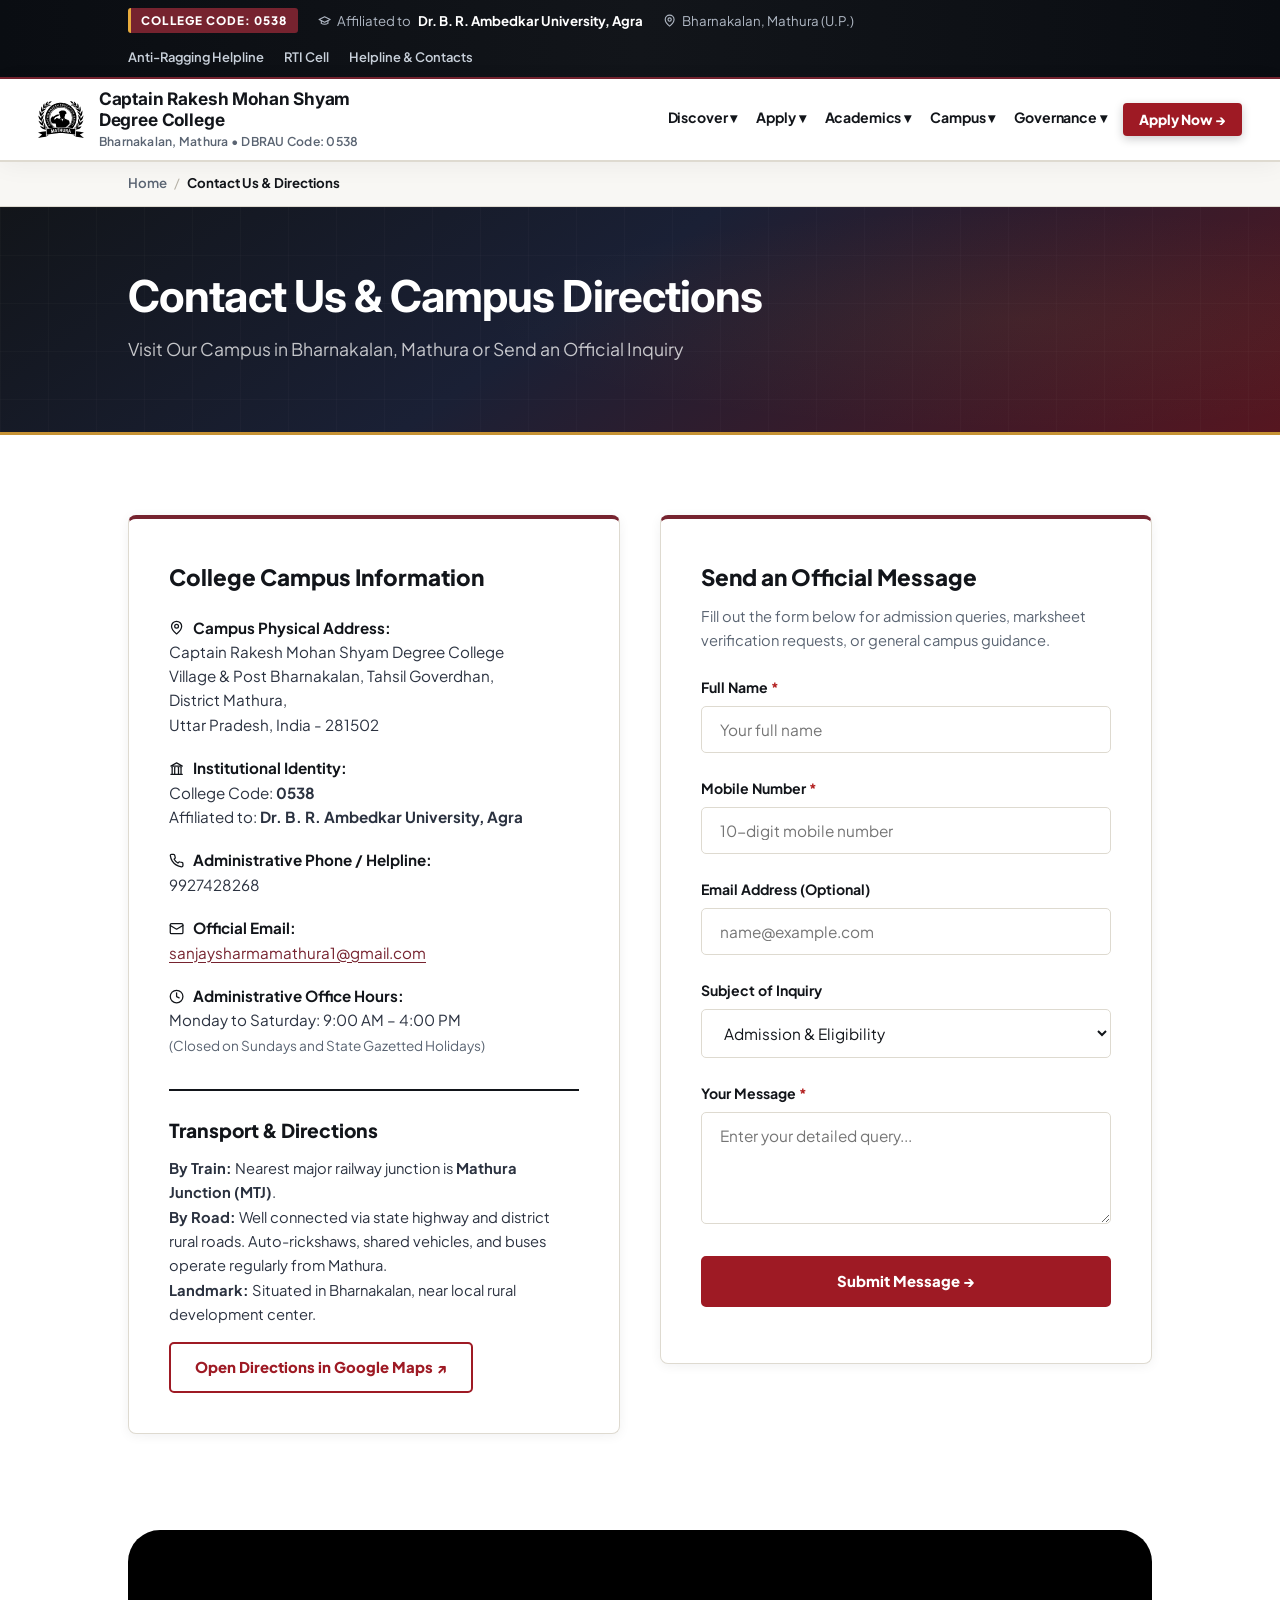
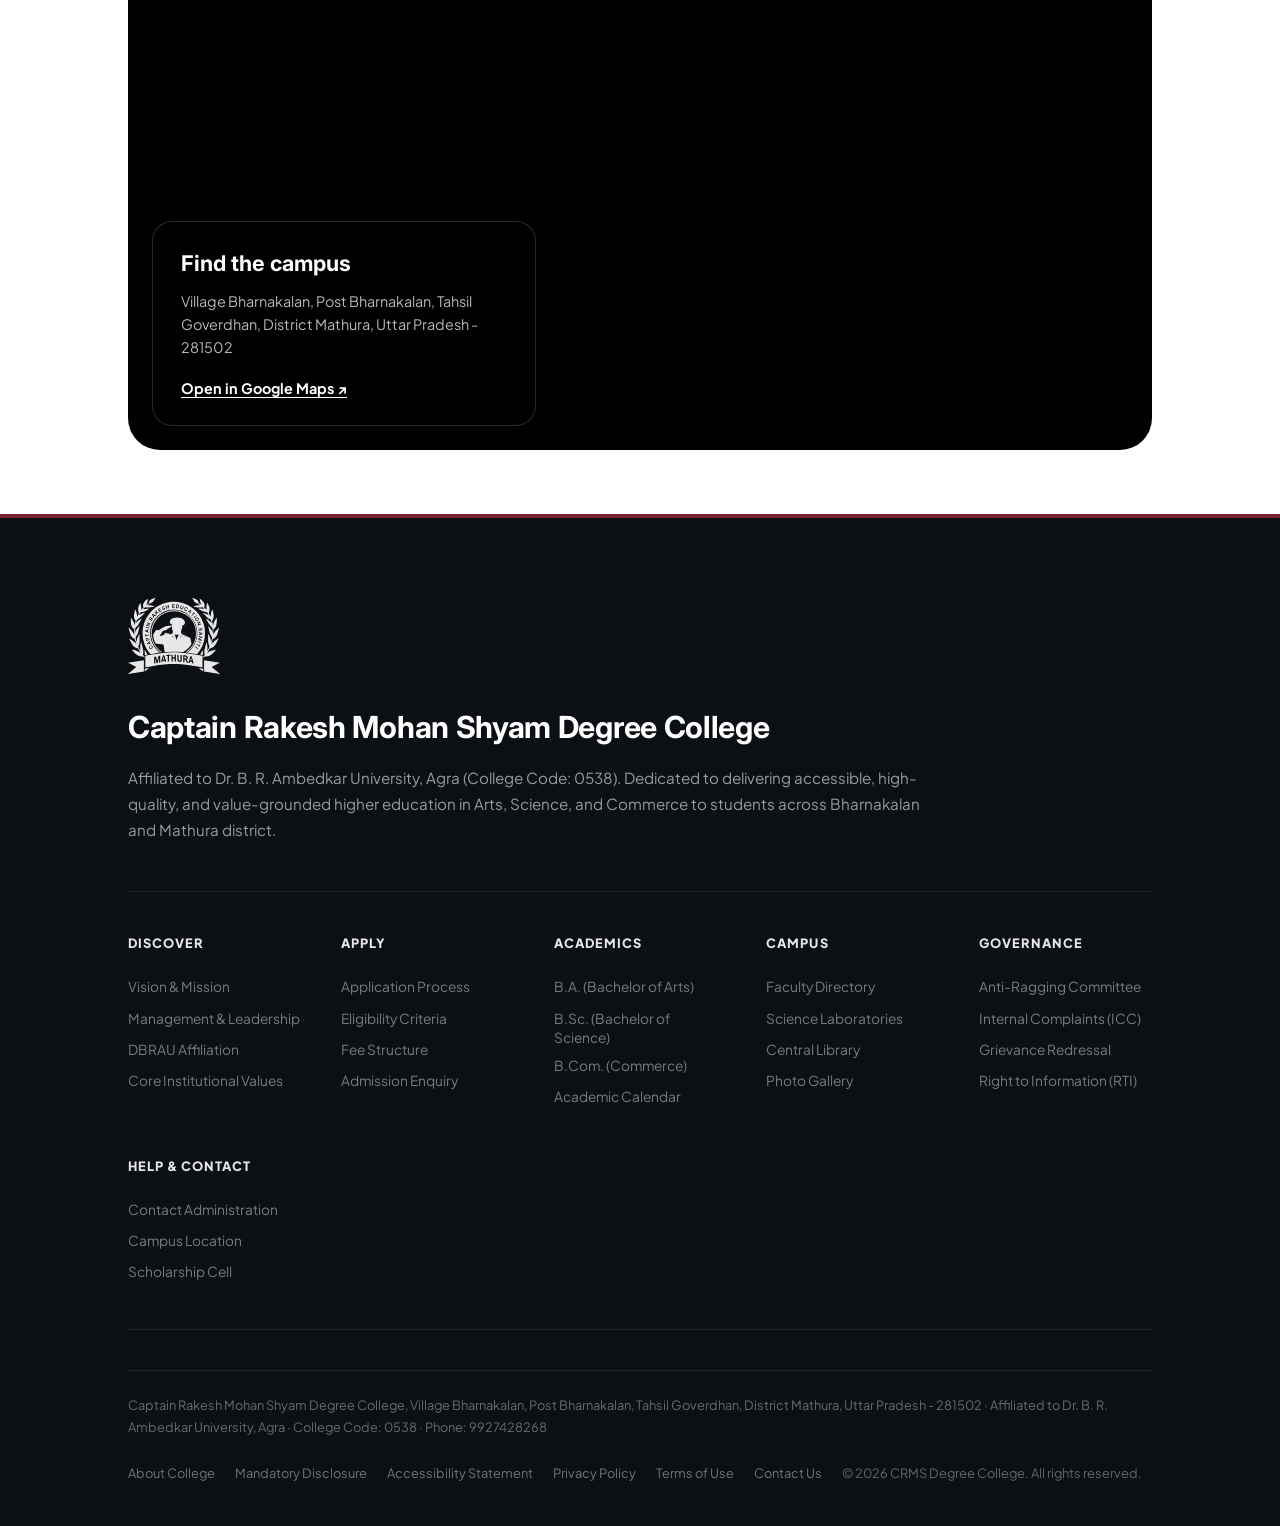
<file: contact.html>
<!DOCTYPE html>
<html lang="en">
<head>
  <meta charset="UTF-8">
  <meta name="viewport" content="width=device-width, initial-scale=1.0">
  <meta name="description" content="Contact Captain Rakesh Mohan Shyam Degree College, Bharnakalan, Mathura. Campus location, visiting hours, administrative helpline, and online enquiry form.">
  <title>Contact & Directions | Captain Rakesh Mohan Shyam Degree College</title>
  <link rel="icon" type="image/svg+xml" href="Captain.Rakesh-education-samiti.Black%201.svg">
  <link rel="preconnect" href="https://fonts.googleapis.com">
  <link rel="preconnect" href="https://fonts.gstatic.com" crossorigin>
  <link href="https://fonts.googleapis.com/css2?family=Inter:ital,wght@0,400;0,600;0,700;0,800;0,900;1,400;1,700&family=Plus+Jakarta+Sans:wght@400;500;600;700;800&family=Dancing+Script:wght@400..700&display=swap" rel="stylesheet">
  <link rel="stylesheet" href="style.css">
</head>
<body class="theme--discover">

  <!-- Accessibility Skip Link -->
  <a href="#main-landmark" class="skip-to-content">Skip to content ↓</a>

  <!-- Top Utility Bar -->
  <div class="top-bar">
    <div class="top-bar-inner">
      <div class="top-bar-left">
        <span class="top-item"><span class="code-pill">COLLEGE CODE: 0538</span></span>
        <span class="top-item"><svg class="icon" aria-hidden="true" viewBox="0 0 24 24"><path d="M22 10 12 5 2 10l10 5 10-5Z"/><path d="M6 12v5c3 2 9 2 12 0v-5"/></svg> Affiliated to <strong>Dr. B. R. Ambedkar University, Agra</strong></span>
        <span class="top-item"><svg class="icon" aria-hidden="true" viewBox="0 0 24 24"><path d="M20 10c0 6-8 12-8 12s-8-6-8-12a8 8 0 0 1 16 0Z"/><circle cx="12" cy="10" r="3"/></svg> Bharnakalan, Mathura (U.P.)</span>
      </div>
      <div class="top-bar-right">
        <a href="committees.html#anti-ragging" class="top-link">Anti-Ragging Helpline</a>
        <a href="committees.html#rti" class="top-link">RTI Cell</a>
        <a href="contact.html" class="top-link">Helpline & Contacts</a>
      </div>
    </div>
  </div>

  <!-- MIT Admissions Style Header & Navigation -->
  <header class="site-header">
    <div class="site-nav-mod">
      <nav class="site-nav" aria-label="Primary Navigation">
        <div class="site-nav--width">

          <div class="site-nav__name">
            <a class="site-nav__name-link" href="index.html" rel="home" aria-label="College Home">
              <img src="Captain.Rakesh-education-samiti.Black%201.svg" alt="Captain Rakesh Education Samiti Emblem" class="brand-logo" width="46" height="46">
              <div class="site-nav__brand-info">
                <span class="site-nav__brand-title">Captain Rakesh Mohan Shyam Degree College</span>
                <span class="site-nav__brand-meta">Bharnakalan, Mathura • DBRAU Code: 0538</span>
              </div>
            </a>
          </div>

          <div class="site-nav__menu-button">
            <button class="site-nav__menu-trigger js-nav-trigger" aria-label="Toggle Navigation Menu" aria-expanded="false"><svg class="icon-burger" aria-hidden="true" viewBox="0 0 24 24"><path class="burger-open" d="M4 6h16M4 12h16M4 18h16"/><path class="burger-close" d="M6 6l12 12M18 6 6 18"/></svg></button>
          </div>

          <ul class="site-nav__links" id="mainNav">
            <li class="site-nav__link-item theme--discover">
              <a class="site-nav__link" href="about.html">Discover ▾</a>
              <ul class="site-nav__sub-nav-list">
                <li class="site-nav__sub-nav-item"><a class="site-nav__sub-nav-link" href="about.html#overview">Vision & Mission</a></li>
                <li class="site-nav__sub-nav-item"><a class="site-nav__sub-nav-link" href="about.html#leadership">Management & Leadership</a></li>
                <li class="site-nav__sub-nav-item"><a class="site-nav__sub-nav-link" href="about.html#approvals">DBRAU Affiliation & Code 0538</a></li>
                <li class="site-nav__sub-nav-item"><a class="site-nav__sub-nav-link" href="facilities.html">Campus Life & Grounds</a></li>
              </ul>
            </li>

            <li class="site-nav__link-item theme--apply">
              <a class="site-nav__link" href="admissions.html">Apply ▾</a>
              <ul class="site-nav__sub-nav-list">
                <li class="site-nav__sub-nav-item"><a class="site-nav__sub-nav-link" href="admissions.html#process">Understanding the Process</a></li>
                <li class="site-nav__sub-nav-item"><a class="site-nav__sub-nav-link" href="admissions.html#eligibility">Eligibility Requirements</a></li>
                <li class="site-nav__sub-nav-item"><a class="site-nav__sub-nav-link" href="admissions.html#fees">Tuition & Fee Structure</a></li>
                <li class="site-nav__sub-nav-item"><a class="site-nav__sub-nav-link" href="admissions.html#enquiry">Online Enquiry Form</a></li>
              </ul>
            </li>

            <li class="site-nav__link-item theme--academics">
              <a class="site-nav__link" href="academics.html">Academics ▾</a>
              <ul class="site-nav__sub-nav-list">
                <li class="site-nav__sub-nav-item"><a class="site-nav__sub-nav-link" href="academics.html#courses">Undergraduate Degrees</a></li>
                <li class="site-nav__sub-nav-item"><a class="site-nav__sub-nav-link" href="academics.html#departments">Academic Departments</a></li>
                <li class="site-nav__sub-nav-item"><a class="site-nav__sub-nav-link" href="faculty.html">Faculty Directory</a></li>
                <li class="site-nav__sub-nav-item"><a class="site-nav__sub-nav-link" href="academics.html#calendar">Academic Calendar</a></li>
              </ul>
            </li>

            <li class="site-nav__link-item theme--campus">
              <a class="site-nav__link" href="facilities.html">Campus ▾</a>
              <ul class="site-nav__sub-nav-list">
                <li class="site-nav__sub-nav-item"><a class="site-nav__sub-nav-link" href="facilities.html#labs">Science & Computer Labs</a></li>
                <li class="site-nav__sub-nav-item"><a class="site-nav__sub-nav-link" href="facilities.html#library">Central Library</a></li>
                <li class="site-nav__sub-nav-item"><a class="site-nav__sub-nav-link" href="facilities.html#sports">Sports Grounds</a></li>
                <li class="site-nav__sub-nav-item"><a class="site-nav__sub-nav-link" href="gallery.html">Photo & Media Gallery</a></li>
              </ul>
            </li>

            <li class="site-nav__link-item theme--governance">
              <a class="site-nav__link" href="committees.html">Governance ▾</a>
              <ul class="site-nav__sub-nav-list">
                <li class="site-nav__sub-nav-item"><a class="site-nav__sub-nav-link" href="committees.html#anti-ragging">Anti-Ragging Committee</a></li>
                <li class="site-nav__sub-nav-item"><a class="site-nav__sub-nav-link" href="committees.html#icc">Internal Complaints (ICC)</a></li>
                <li class="site-nav__sub-nav-item"><a class="site-nav__sub-nav-link" href="committees.html#grievance">Grievance Redressal</a></li>
                <li class="site-nav__sub-nav-item"><a class="site-nav__sub-nav-link" href="committees.html#rti">Right to Information (RTI)</a></li>
                <li class="site-nav__sub-nav-item"><a class="site-nav__sub-nav-link" href="committees.html#code-of-conduct">Code of Conduct</a></li>
              </ul>
            </li>


            <li class="site-nav__link-item"><a class="site-nav__apply-btn" href="admissions.html">Apply Now →</a></li>
          </ul>

        </div>
      </nav>
    </div>

  </header>

  <!-- Breadcrumb Bar -->
  <nav class="breadcrumb-bar" aria-label="Breadcrumb">
    <div class="breadcrumb-container">
      <ol class="breadcrumb-list">
        <li class="breadcrumb-item"><a href="index.html">Home</a></li>
        <li class="breadcrumb-separator">/</li>
        <li class="breadcrumb-item active" aria-current="page">Contact Us & Directions</li>
      </ol>
    </div>
  </nav>

  <!-- Editorial Page Hero -->
  <div class="page-hero">
    <div class="page-hero-container">
      <h1 class="page-hero-title">Contact Us & Campus Directions</h1>
      <p class="page-hero-sub">Visit Our Campus in Bharnakalan, Mathura or Send an Official Inquiry</p>
    </div>
  </div>

  <main class="main" id="main-landmark">
    <section class="section">
      <div class="section-container">
        
        <div style="display: grid; grid-template-columns: repeat(auto-fit, minmax(min(320px, 100%), 1fr)); gap: 2.5rem; align-items: start;">
          
          <!-- Contact Details Card -->
          <div class="form-card">
            <h2 style="font-size: 1.4rem; font-weight: 800; color: var(--mit-black); margin-bottom: 1.25rem;">College Campus Information</h2>
            
            <div style="display: flex; flex-direction: column; gap: 1.2rem; font-size: 0.95rem; color: var(--mit-text-body); line-height: 1.6;">
              <div>
                <strong style="color: var(--mit-black);"><svg class="icon" aria-hidden="true" viewBox="0 0 24 24"><path d="M20 10c0 6-8 12-8 12s-8-6-8-12a8 8 0 0 1 16 0Z"/><circle cx="12" cy="10" r="3"/></svg> Campus Physical Address:</strong><br>
                Captain Rakesh Mohan Shyam Degree College<br>
                Village & Post Bharnakalan, Tahsil Goverdhan,<br>District Mathura,<br>
                Uttar Pradesh, India - 281502
              </div>

              <div>
                <strong style="color: var(--mit-black);"><svg class="icon" aria-hidden="true" viewBox="0 0 24 24"><path d="M3 21h18"/><path d="M5 21V10"/><path d="M9 21V10"/><path d="M15 21V10"/><path d="M19 21V10"/><path d="M12 3 3 8h18l-9-5Z"/></svg> Institutional Identity:</strong><br>
                College Code: <strong>0538</strong><br>
                Affiliated to: <strong>Dr. B. R. Ambedkar University, Agra</strong>
              </div>

              <div>
                <strong style="color: var(--mit-black);"><svg class="icon" aria-hidden="true" viewBox="0 0 24 24"><path d="M22 16.9v3a2 2 0 0 1-2.2 2 19.8 19.8 0 0 1-8.6-3.1 19.5 19.5 0 0 1-6-6A19.8 19.8 0 0 1 2.1 4.2 2 2 0 0 1 4.1 2h3a2 2 0 0 1 2 1.7c.1 1 .4 1.9.7 2.8a2 2 0 0 1-.5 2.1L8.1 9.9a16 16 0 0 0 6 6l1.3-1.3a2 2 0 0 1 2.1-.4c.9.3 1.8.6 2.8.7a2 2 0 0 1 1.7 2Z"/></svg> Administrative Phone / Helpline:</strong><br>
                9927428268
              </div>

              <div>
                <strong style="color: var(--mit-black);"><svg class="icon" aria-hidden="true" viewBox="0 0 24 24"><rect x="2" y="4" width="20" height="16" rx="2"/><path d="m22 7-10 6L2 7"/></svg> Official Email:</strong><br>
                <a href="mailto:sanjaysharmamathura1@gmail.com">sanjaysharmamathura1@gmail.com</a>
              </div>

              <div>
                <strong style="color: var(--mit-black);"><svg class="icon" aria-hidden="true" viewBox="0 0 24 24"><circle cx="12" cy="12" r="10"/><path d="M12 6v6l4 2"/></svg> Administrative Office Hours:</strong><br>
                Monday to Saturday: 9:00 AM – 4:00 PM<br>
                <span style="font-size: 0.85rem; color: var(--mit-text-muted);">(Closed on Sundays and State Gazetted Holidays)</span>
              </div>
            </div>

            <!-- Transport & Directions -->
            <div style="margin-top: 2rem; padding-top: 1.5rem; border-top: 2px solid var(--mit-black);" id="location">
              <h3 style="font-size: 1.2rem; font-weight: 800; color: var(--mit-black); margin-bottom: 0.6rem;">Transport & Directions</h3>
              <p style="font-size: 0.92rem; color: var(--mit-text-body); line-height: 1.65; margin-bottom: 1rem;">
                <strong>By Train:</strong> Nearest major railway junction is <strong>Mathura Junction (MTJ)</strong>.<br>
                <strong>By Road:</strong> Well connected via state highway and district rural roads. Auto-rickshaws, shared vehicles, and buses operate regularly from Mathura.<br>
                <strong>Landmark:</strong> Situated in Bharnakalan, near local rural development center.
              </p>
              <div>
                <a href="https://maps.app.goo.gl/JGQyZkKketBNvEx26" target="_blank" rel="noopener noreferrer" class="mit-btn mit-btn--secondary">
                  Open Directions in Google Maps ↗
                </a>
              </div>
            </div>
          </div>

          <!-- Contact / Message Form -->
          <div class="form-card" id="enquiry">
            <h2 style="font-size: 1.4rem; font-weight: 800; color: var(--mit-black); margin-bottom: 0.5rem;">Send an Official Message</h2>
            <p style="font-size: 0.92rem; color: var(--mit-text-muted); margin-bottom: 1.5rem;">
              Fill out the form below for admission queries, marksheet verification requests, or general campus guidance.
            </p>

            <form class="enquiry-form" action="#" method="POST" novalidate>
              
              <!-- Honeypot -->
              <div style="display: none;" aria-hidden="true">
                <label for="contact_hp">Leave empty</label>
                <input type="text" id="contact_hp" name="website_hp" tabindex="-1" autocomplete="off">
              </div>

              <div class="form-group">
                <label for="c_name" class="form-label">Full Name <span style="color: var(--color-danger);">*</span></label>
                <input type="text" id="c_name" name="name" class="form-control" placeholder="Your full name" required>
              </div>

              <div class="form-group">
                <label for="c_phone" class="form-label">Mobile Number <span style="color: var(--color-danger);">*</span></label>
                <input type="tel" id="c_phone" name="phone" class="form-control" placeholder="10-digit mobile number" pattern="[0-9]{10}" required>
              </div>

              <div class="form-group">
                <label for="c_email" class="form-label">Email Address (Optional)</label>
                <input type="email" id="c_email" name="email" class="form-control" placeholder="name@example.com">
              </div>

              <div class="form-group">
                <label for="c_subject" class="form-label">Subject of Inquiry</label>
                <select id="c_subject" name="subject" class="form-control">
                  <option value="Admission">Admission & Eligibility</option>
                  <option value="Verification">Document / Marksheet Verification</option>
                  <option value="Exam">Examinations & Results</option>
                  <option value="General">General Campus Query</option>
                </select>
              </div>

              <div class="form-group">
                <label for="c_message" class="form-label">Your Message <span style="color: var(--color-danger);">*</span></label>
                <textarea id="c_message" name="message" class="form-control" rows="4" placeholder="Enter your detailed query..." required></textarea>
              </div>

              <button type="submit" class="mit-btn mit-btn--primary" style="width: 100%; justify-content: center;">Submit Message →</button>
              <div class="form-status" role="alert"></div>
            </form>
          </div>

        </div>

      </div>
    </section>

    <!-- Standalone map block -->
    <section class="map-block" id="find-us" aria-labelledby="map-title">
      <iframe title="Map showing the location of Captain Rakesh Mohan Shyam Degree College, Bharnakalan" src="https://www.google.com/maps?q=27.6010578,77.4696482&z=16&output=embed" loading="lazy" referrerpolicy="no-referrer-when-downgrade"></iframe>
      <div class="map-block__caption">
        <h2 class="map-block__title" id="map-title">Find the campus</h2>
        <p class="map-block__address">Village Bharnakalan, Post Bharnakalan, Tahsil Goverdhan, District Mathura, Uttar Pradesh - 281502</p>
        <a class="map-block__link" href="https://maps.app.goo.gl/JGQyZkKketBNvEx26" target="_blank" rel="noopener noreferrer">Open in Google Maps ↗</a>
      </div>
    </section>
  </main>

  <!-- MIT Admissions Signature Footer -->
  <div class="site-footer-mod">
    <footer class="site-footer">
      <div class="site-footer__dome-badge">
        <img src="Captain.Rakesh-education-samiti.Black%201.svg" alt="" class="site-footer__dome-img">
      </div>
      <a class="site-footer__name-link" href="index.html">Captain Rakesh Mohan Shyam Degree College</a>
      <p class="site-footer__text">
        Affiliated to Dr. B. R. Ambedkar University, Agra (College Code: 0538). Dedicated to delivering accessible, high-quality, and value-grounded higher education in Arts, Science, and Commerce to students across Bharnakalan and Mathura district.
      </p>

      <div class="site-footer__links-mod">
        <dl class="site-footer__links">
          <dt class="site-footer__item-label"><a class="site-footer__label-link" href="about.html">Discover</a></dt>
          <dd class="site-footer__item"><a class="site-footer__link" href="about.html#overview">Vision & Mission</a></dd>
          <dd class="site-footer__item"><a class="site-footer__link" href="about.html#leadership">Management & Leadership</a></dd>
          <dd class="site-footer__item"><a class="site-footer__link" href="about.html#approvals">DBRAU Affiliation</a></dd>
          <dd class="site-footer__item"><a class="site-footer__link" href="about.html#values">Core Institutional Values</a></dd>
        </dl>

        <dl class="site-footer__links">
          <dt class="site-footer__item-label"><a class="site-footer__label-link" href="admissions.html">Apply</a></dt>
          <dd class="site-footer__item"><a class="site-footer__link" href="admissions.html#process">Application Process</a></dd>
          <dd class="site-footer__item"><a class="site-footer__link" href="admissions.html#eligibility">Eligibility Criteria</a></dd>
          <dd class="site-footer__item"><a class="site-footer__link" href="admissions.html#fees">Fee Structure</a></dd>
          <dd class="site-footer__item"><a class="site-footer__link" href="admissions.html#enquiry">Admission Enquiry</a></dd>
        </dl>

        <dl class="site-footer__links">
          <dt class="site-footer__item-label"><a class="site-footer__label-link" href="academics.html">Academics</a></dt>
          <dd class="site-footer__item"><a class="site-footer__link" href="academics.html#courses">B.A. (Bachelor of Arts)</a></dd>
          <dd class="site-footer__item"><a class="site-footer__link" href="academics.html#courses">B.Sc. (Bachelor of Science)</a></dd>
          <dd class="site-footer__item"><a class="site-footer__link" href="academics.html#courses">B.Com. (Commerce)</a></dd>
          <dd class="site-footer__item"><a class="site-footer__link" href="academics.html#calendar">Academic Calendar</a></dd>
        </dl>

        <dl class="site-footer__links">
          <dt class="site-footer__item-label"><a class="site-footer__label-link" href="facilities.html">Campus</a></dt>
          <dd class="site-footer__item"><a class="site-footer__link" href="faculty.html">Faculty Directory</a></dd>
          <dd class="site-footer__item"><a class="site-footer__link" href="facilities.html#labs">Science Laboratories</a></dd>
          <dd class="site-footer__item"><a class="site-footer__link" href="facilities.html#library">Central Library</a></dd>
          <dd class="site-footer__item"><a class="site-footer__link" href="gallery.html">Photo Gallery</a></dd>
        </dl>

        <dl class="site-footer__links">
          <dt class="site-footer__item-label"><a class="site-footer__label-link" href="committees.html">Governance</a></dt>
          <dd class="site-footer__item"><a class="site-footer__link" href="committees.html#anti-ragging">Anti-Ragging Committee</a></dd>
          <dd class="site-footer__item"><a class="site-footer__link" href="committees.html#icc">Internal Complaints (ICC)</a></dd>
          <dd class="site-footer__item"><a class="site-footer__link" href="committees.html#grievance">Grievance Redressal</a></dd>
          <dd class="site-footer__item"><a class="site-footer__link" href="committees.html#rti">Right to Information (RTI)</a></dd>
        </dl>

        <dl class="site-footer__links">
          <dt class="site-footer__item-label"><a class="site-footer__label-link" href="contact.html">Help & Contact</a></dt>
          <dd class="site-footer__item"><a class="site-footer__link" href="contact.html">Contact Administration</a></dd>
          <dd class="site-footer__item"><a class="site-footer__link" href="contact.html#location">Campus Location</a></dd>
          <dd class="site-footer__item"><a class="site-footer__link" href="admissions.html#scholarship">Scholarship Cell</a></dd>
        </dl>
      </div>

      <div class="site-footer__utility">
        <div class="site-footer__utility-item--address">
          Captain Rakesh Mohan Shyam Degree College, Village Bharnakalan, Post Bharnakalan, Tahsil Goverdhan, District Mathura, Uttar Pradesh - 281502 &middot; Affiliated to Dr. B. R. Ambedkar University, Agra &middot; College Code: 0538 &middot; Phone: 9927428268
        </div>
        <ul class="site-footer__utility-list">
          <li><a class="site-footer__utility-link" href="about.html">About College</a></li>
          <li><a class="site-footer__utility-link" href="committees.html#code-of-conduct">Mandatory Disclosure</a></li>
          <li><a class="site-footer__utility-link" href="accessibility.html">Accessibility Statement</a></li>
          <li><a class="site-footer__utility-link" href="privacy.html">Privacy Policy</a></li>
          <li><a class="site-footer__utility-link" href="terms.html">Terms of Use</a></li>
          <li><a class="site-footer__utility-link" href="contact.html">Contact Us</a></li>
          <li><span style="color: #666666;">© <span class="current-year">2026</span> CRMS Degree College. All rights reserved.</span></li>
        </ul>
      </div>
    </footer>
  </div>

  <script src="script.js"></script>
</body>
</html>
</file>
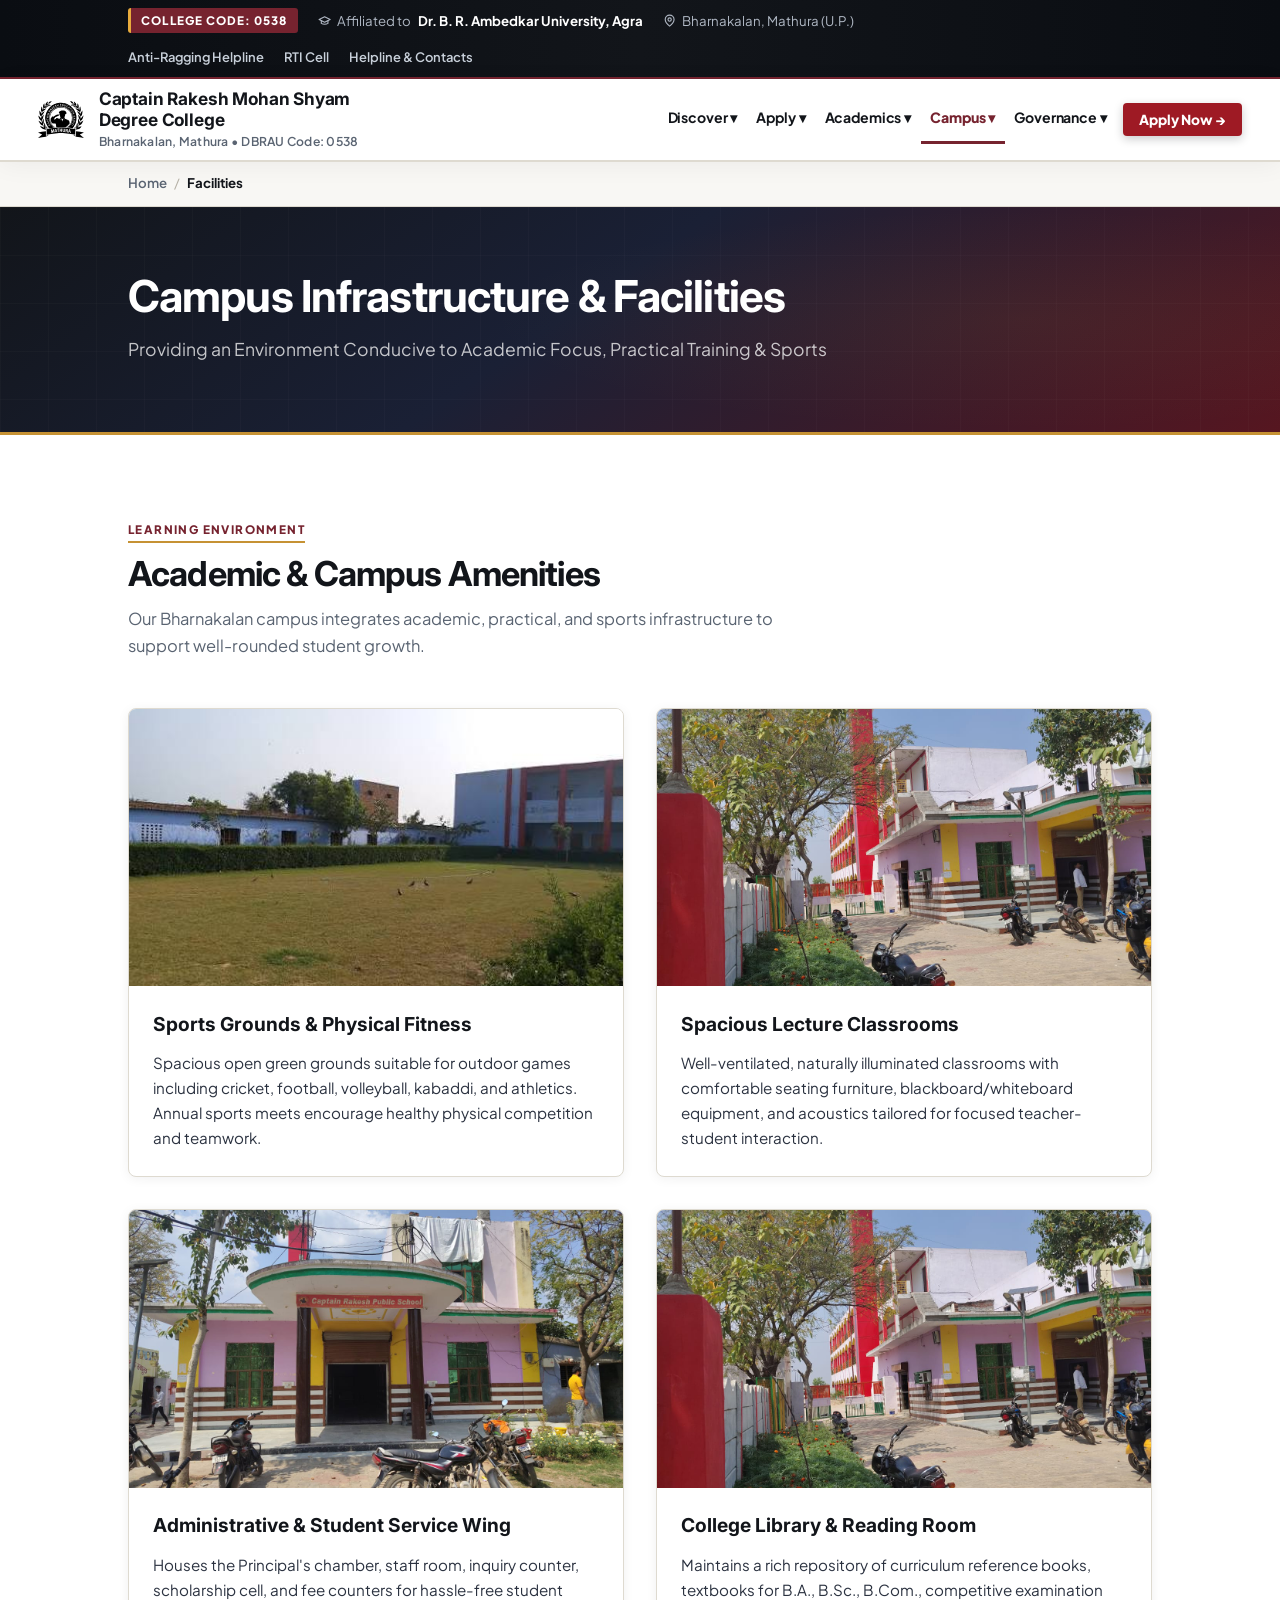
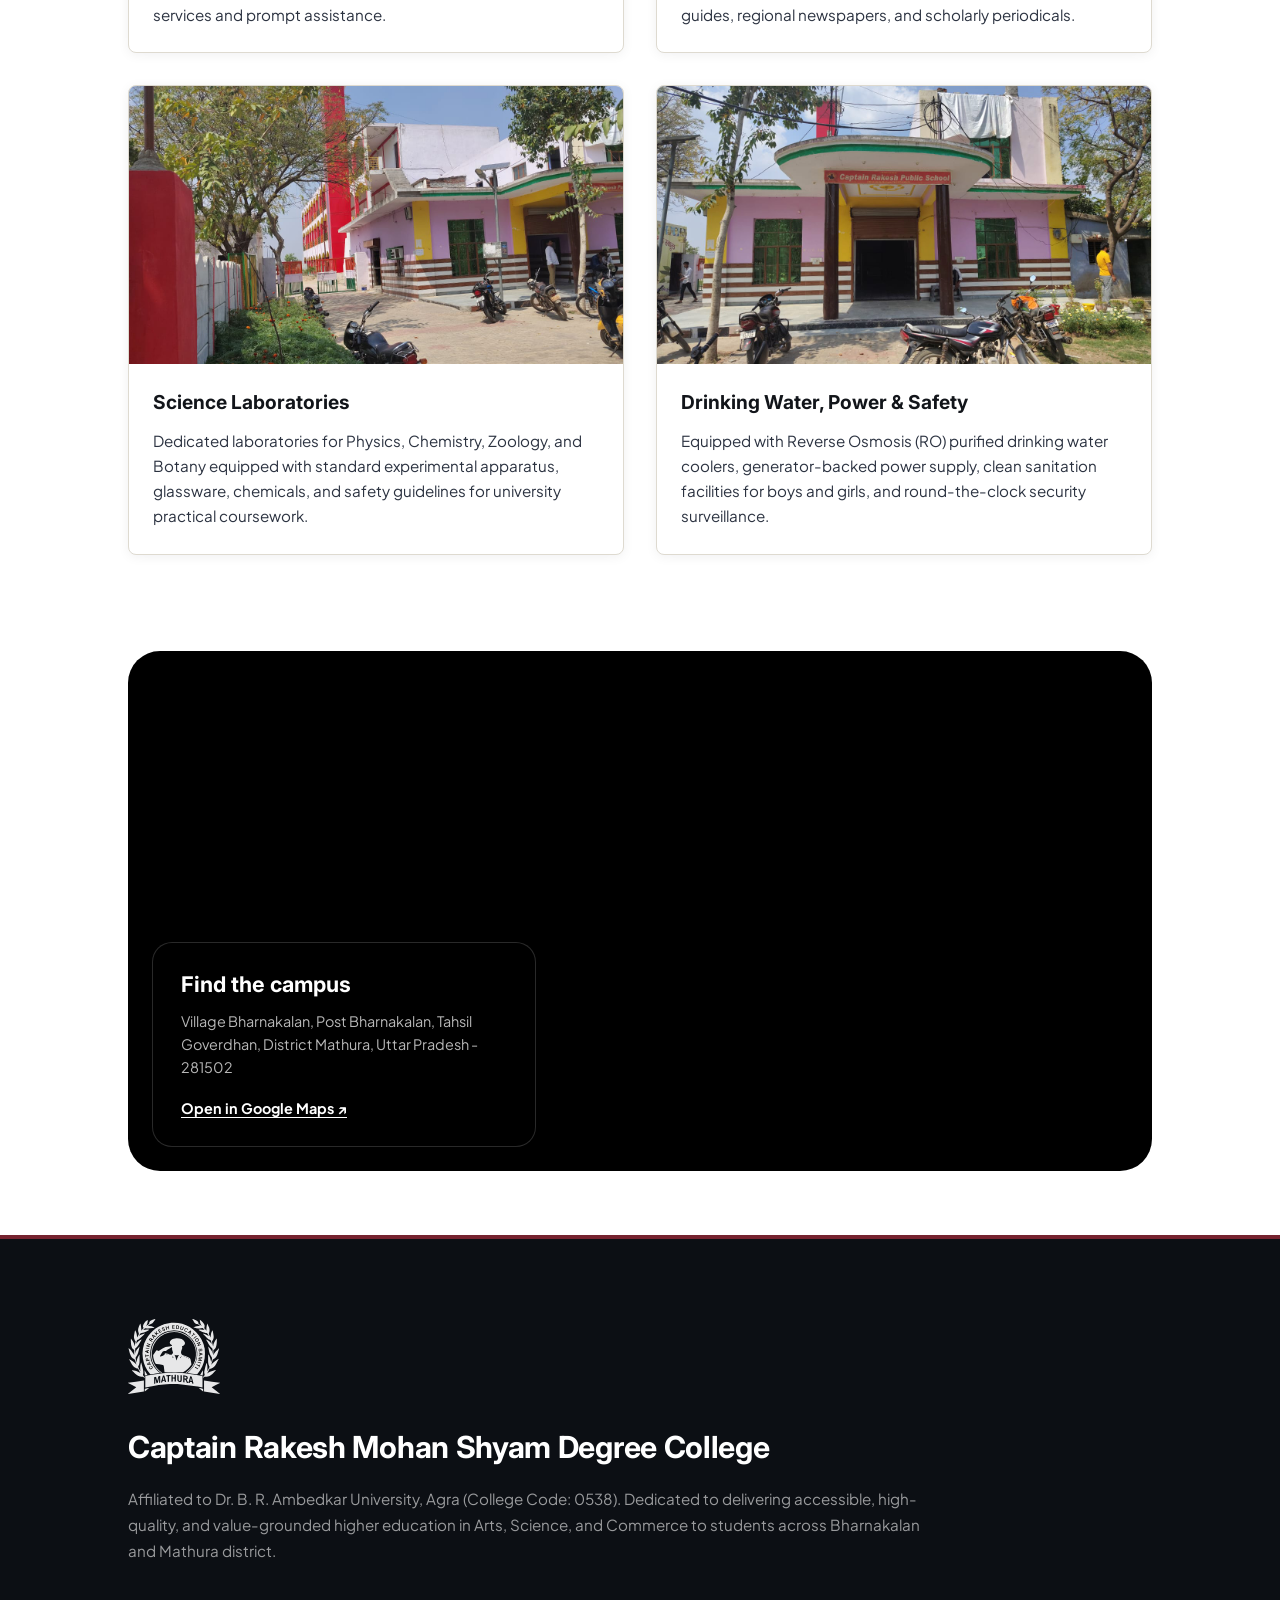
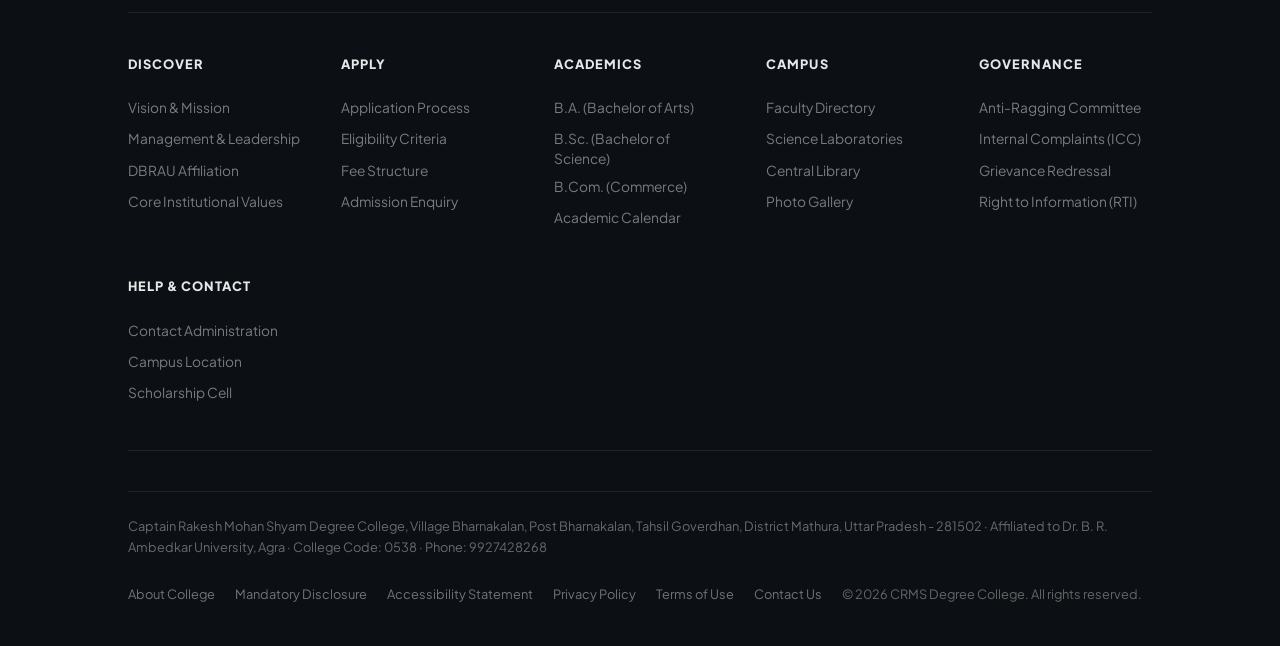
<file: facilities.html>
<!DOCTYPE html>
<html lang="en">
<head>
  <meta charset="UTF-8">
  <meta name="viewport" content="width=device-width, initial-scale=1.0">
  <meta name="description" content="Campus facilities and infrastructure at Captain Rakesh Mohan Shyam Degree College, Bharnakalan, Mathura. Laboratories, library, lecture halls, and sports grounds.">
  <title>Facilities & Infrastructure | Captain Rakesh Mohan Shyam Degree College</title>
  <link rel="icon" type="image/svg+xml" href="Captain.Rakesh-education-samiti.Black%201.svg">
  <link rel="preconnect" href="https://fonts.googleapis.com">
  <link rel="preconnect" href="https://fonts.gstatic.com" crossorigin>
  <link href="https://fonts.googleapis.com/css2?family=Inter:ital,wght@0,400;0,600;0,700;0,800;0,900;1,400;1,700&family=Plus+Jakarta+Sans:wght@400;500;600;700;800&family=Dancing+Script:wght@400..700&display=swap" rel="stylesheet">
  <link rel="stylesheet" href="style.css">
</head>
<body class="theme--campus">

  <!-- Accessibility Skip Link -->
  <a href="#main-landmark" class="skip-to-content">Skip to content ↓</a>

  <!-- Top Utility Bar -->
  <div class="top-bar">
    <div class="top-bar-inner">
      <div class="top-bar-left">
        <span class="top-item"><span class="code-pill">COLLEGE CODE: 0538</span></span>
        <span class="top-item"><svg class="icon" aria-hidden="true" viewBox="0 0 24 24"><path d="M22 10 12 5 2 10l10 5 10-5Z"/><path d="M6 12v5c3 2 9 2 12 0v-5"/></svg> Affiliated to <strong>Dr. B. R. Ambedkar University, Agra</strong></span>
        <span class="top-item"><svg class="icon" aria-hidden="true" viewBox="0 0 24 24"><path d="M20 10c0 6-8 12-8 12s-8-6-8-12a8 8 0 0 1 16 0Z"/><circle cx="12" cy="10" r="3"/></svg> Bharnakalan, Mathura (U.P.)</span>
      </div>
      <div class="top-bar-right">
        <a href="committees.html#anti-ragging" class="top-link">Anti-Ragging Helpline</a>
        <a href="committees.html#rti" class="top-link">RTI Cell</a>
        <a href="contact.html" class="top-link">Helpline & Contacts</a>
      </div>
    </div>
  </div>

  <!-- MIT Admissions Style Header & Navigation -->
  <header class="site-header">
    <div class="site-nav-mod">
      <nav class="site-nav" aria-label="Primary Navigation">
        <div class="site-nav--width">

          <div class="site-nav__name">
            <a class="site-nav__name-link" href="index.html" rel="home" aria-label="College Home">
              <img src="Captain.Rakesh-education-samiti.Black%201.svg" alt="Captain Rakesh Education Samiti Emblem" class="brand-logo" width="46" height="46">
              <div class="site-nav__brand-info">
                <span class="site-nav__brand-title">Captain Rakesh Mohan Shyam Degree College</span>
                <span class="site-nav__brand-meta">Bharnakalan, Mathura • DBRAU Code: 0538</span>
              </div>
            </a>
          </div>

          <div class="site-nav__menu-button">
            <button class="site-nav__menu-trigger js-nav-trigger" aria-label="Toggle Navigation Menu" aria-expanded="false"><svg class="icon-burger" aria-hidden="true" viewBox="0 0 24 24"><path class="burger-open" d="M4 6h16M4 12h16M4 18h16"/><path class="burger-close" d="M6 6l12 12M18 6 6 18"/></svg></button>
          </div>

          <ul class="site-nav__links" id="mainNav">
            <li class="site-nav__link-item theme--discover">
              <a class="site-nav__link" href="about.html">Discover ▾</a>
              <ul class="site-nav__sub-nav-list">
                <li class="site-nav__sub-nav-item"><a class="site-nav__sub-nav-link" href="about.html#overview">Vision & Mission</a></li>
                <li class="site-nav__sub-nav-item"><a class="site-nav__sub-nav-link" href="about.html#leadership">Management & Leadership</a></li>
                <li class="site-nav__sub-nav-item"><a class="site-nav__sub-nav-link" href="about.html#approvals">DBRAU Affiliation & Code 0538</a></li>
                <li class="site-nav__sub-nav-item"><a class="site-nav__sub-nav-link" href="facilities.html">Campus Life & Grounds</a></li>
              </ul>
            </li>

            <li class="site-nav__link-item theme--apply">
              <a class="site-nav__link" href="admissions.html">Apply ▾</a>
              <ul class="site-nav__sub-nav-list">
                <li class="site-nav__sub-nav-item"><a class="site-nav__sub-nav-link" href="admissions.html#process">Understanding the Process</a></li>
                <li class="site-nav__sub-nav-item"><a class="site-nav__sub-nav-link" href="admissions.html#eligibility">Eligibility Requirements</a></li>
                <li class="site-nav__sub-nav-item"><a class="site-nav__sub-nav-link" href="admissions.html#fees">Tuition & Fee Structure</a></li>
                <li class="site-nav__sub-nav-item"><a class="site-nav__sub-nav-link" href="admissions.html#enquiry">Online Enquiry Form</a></li>
              </ul>
            </li>

            <li class="site-nav__link-item theme--academics">
              <a class="site-nav__link" href="academics.html">Academics ▾</a>
              <ul class="site-nav__sub-nav-list">
                <li class="site-nav__sub-nav-item"><a class="site-nav__sub-nav-link" href="academics.html#courses">Undergraduate Degrees</a></li>
                <li class="site-nav__sub-nav-item"><a class="site-nav__sub-nav-link" href="academics.html#departments">Academic Departments</a></li>
                <li class="site-nav__sub-nav-item"><a class="site-nav__sub-nav-link" href="faculty.html">Faculty Directory</a></li>
                <li class="site-nav__sub-nav-item"><a class="site-nav__sub-nav-link" href="academics.html#calendar">Academic Calendar</a></li>
              </ul>
            </li>

            <li class="site-nav__link-item theme--campus">
              <a class="site-nav__link active" href="facilities.html">Campus ▾</a>
              <ul class="site-nav__sub-nav-list">
                <li class="site-nav__sub-nav-item"><a class="site-nav__sub-nav-link" href="facilities.html#labs">Science & Computer Labs</a></li>
                <li class="site-nav__sub-nav-item"><a class="site-nav__sub-nav-link" href="facilities.html#library">Central Library</a></li>
                <li class="site-nav__sub-nav-item"><a class="site-nav__sub-nav-link" href="facilities.html#sports">Sports Grounds</a></li>
                <li class="site-nav__sub-nav-item"><a class="site-nav__sub-nav-link" href="gallery.html">Photo & Media Gallery</a></li>
              </ul>
            </li>

            <li class="site-nav__link-item theme--governance">
              <a class="site-nav__link" href="committees.html">Governance ▾</a>
              <ul class="site-nav__sub-nav-list">
                <li class="site-nav__sub-nav-item"><a class="site-nav__sub-nav-link" href="committees.html#anti-ragging">Anti-Ragging Committee</a></li>
                <li class="site-nav__sub-nav-item"><a class="site-nav__sub-nav-link" href="committees.html#icc">Internal Complaints (ICC)</a></li>
                <li class="site-nav__sub-nav-item"><a class="site-nav__sub-nav-link" href="committees.html#grievance">Grievance Redressal</a></li>
                <li class="site-nav__sub-nav-item"><a class="site-nav__sub-nav-link" href="committees.html#rti">Right to Information (RTI)</a></li>
                <li class="site-nav__sub-nav-item"><a class="site-nav__sub-nav-link" href="committees.html#code-of-conduct">Code of Conduct</a></li>
              </ul>
            </li>


            <li class="site-nav__link-item"><a class="site-nav__apply-btn" href="admissions.html">Apply Now →</a></li>
          </ul>

        </div>
      </nav>
    </div>

  </header>

  <!-- Breadcrumb Bar -->
  <nav class="breadcrumb-bar" aria-label="Breadcrumb">
    <div class="breadcrumb-container">
      <ol class="breadcrumb-list">
        <li class="breadcrumb-item"><a href="index.html">Home</a></li>
        <li class="breadcrumb-separator">/</li>
        <li class="breadcrumb-item active" aria-current="page">Facilities</li>
      </ol>
    </div>
  </nav>

  <!-- Editorial Page Hero -->
  <div class="page-hero">
    <div class="page-hero-container">
      <h1 class="page-hero-title">Campus Infrastructure & Facilities</h1>
      <p class="page-hero-sub">Providing an Environment Conducive to Academic Focus, Practical Training & Sports</p>
    </div>
  </div>

  <main class="main" id="main-landmark">
    <section class="section">
      <div class="section-container">
        
        <div class="section-header">
          <span class="section-tag">Learning Environment</span>
          <h2 class="section-title">Academic & Campus Amenities</h2>
          <p class="section-desc">Our Bharnakalan campus integrates academic, practical, and sports infrastructure to support well-rounded student growth.</p>
        </div>

        <div style="display: grid; grid-template-columns: repeat(auto-fill, minmax(min(350px, 100%), 1fr)); gap: 2rem;">
          
          <!-- Facility 1: Playground & Sports -->
          <div class="hp__highlight-tease" id="sports">
            <div class="hp__highlight-tease__img-mod">
              <img src="images/campus-grounds.jpg" alt="Open green grounds inside the college boundary" class="hp__highlight-tease__img" loading="lazy">
            </div>
            <div class="hp__highlight-tease__content">
              <h3 class="hp__highlight-tease__h">Sports Grounds & Physical Fitness</h3>
              <p class="hp__highlight-tease__text">
                Spacious open green grounds suitable for outdoor games including cricket, football, volleyball, kabaddi, and athletics. Annual sports meets encourage healthy physical competition and teamwork.
              </p>
            </div>
          </div>

          <!-- Facility 2: Academic Classrooms -->
          <div class="hp__highlight-tease">
            <div class="hp__highlight-tease__img-mod">
              <img src="images/campus-building.jpg" alt="College academic building with flowerbeds in front" class="hp__highlight-tease__img" loading="lazy">
            </div>
            <div class="hp__highlight-tease__content">
              <h3 class="hp__highlight-tease__h">Spacious Lecture Classrooms</h3>
              <p class="hp__highlight-tease__text">
                Well-ventilated, naturally illuminated classrooms with comfortable seating furniture, blackboard/whiteboard equipment, and acoustics tailored for focused teacher-student interaction.
              </p>
            </div>
          </div>

          <!-- Facility 3: Central Administrative Block -->
          <div class="hp__highlight-tease">
            <div class="hp__highlight-tease__img-mod">
              <img src="images/campus-entrance.jpg" alt="Administrative wing entrance with a round porch" class="hp__highlight-tease__img" loading="lazy">
            </div>
            <div class="hp__highlight-tease__content">
              <h3 class="hp__highlight-tease__h">Administrative & Student Service Wing</h3>
              <p class="hp__highlight-tease__text">
                Houses the Principal's chamber, staff room, inquiry counter, scholarship cell, and fee counters for hassle-free student services and prompt assistance.
              </p>
            </div>
          </div>

          <!-- Facility 4: Library & Reading Room -->
          <div class="hp__highlight-tease" id="library">
            <div class="hp__highlight-tease__img-mod">
              <img src="images/campus-building.jpg" alt="College academic building with flowerbeds in front" class="hp__highlight-tease__img" loading="lazy">
            </div>
            <div class="hp__highlight-tease__content">
              <h3 class="hp__highlight-tease__h">College Library & Reading Room</h3>
              <p class="hp__highlight-tease__text">
                Maintains a rich repository of curriculum reference books, textbooks for B.A., B.Sc., B.Com., competitive examination guides, regional newspapers, and scholarly periodicals.
              </p>
            </div>
          </div>

          <!-- Facility 5: Science Laboratories -->
          <div class="hp__highlight-tease" id="labs">
            <div class="hp__highlight-tease__img-mod">
              <img src="images/campus-building.jpg" alt="College academic building with flowerbeds in front" class="hp__highlight-tease__img" loading="lazy">
            </div>
            <div class="hp__highlight-tease__content">
              <h3 class="hp__highlight-tease__h">Science Laboratories</h3>
              <p class="hp__highlight-tease__text">
                Dedicated laboratories for Physics, Chemistry, Zoology, and Botany equipped with standard experimental apparatus, glassware, chemicals, and safety guidelines for university practical coursework.
              </p>
            </div>
          </div>

          <!-- Facility 6: Safety & Clean Campus -->
          <div class="hp__highlight-tease">
            <div class="hp__highlight-tease__img-mod">
              <img src="images/campus-entrance.jpg" alt="Administrative wing entrance with a round porch" class="hp__highlight-tease__img" loading="lazy">
            </div>
            <div class="hp__highlight-tease__content">
              <h3 class="hp__highlight-tease__h">Drinking Water, Power & Safety</h3>
              <p class="hp__highlight-tease__text">
                Equipped with Reverse Osmosis (RO) purified drinking water coolers, generator-backed power supply, clean sanitation facilities for boys and girls, and round-the-clock security surveillance.
              </p>
            </div>
          </div>

        </div>

      </div>
    </section>

    <!-- Standalone map block -->
    <section class="map-block" id="find-us" aria-labelledby="map-title">
      <iframe title="Map showing the location of Captain Rakesh Mohan Shyam Degree College, Bharnakalan" src="https://www.google.com/maps?q=27.6010578,77.4696482&z=16&output=embed" loading="lazy" referrerpolicy="no-referrer-when-downgrade"></iframe>
      <div class="map-block__caption">
        <h2 class="map-block__title" id="map-title">Find the campus</h2>
        <p class="map-block__address">Village Bharnakalan, Post Bharnakalan, Tahsil Goverdhan, District Mathura, Uttar Pradesh - 281502</p>
        <a class="map-block__link" href="https://maps.app.goo.gl/JGQyZkKketBNvEx26" target="_blank" rel="noopener noreferrer">Open in Google Maps ↗</a>
      </div>
    </section>
  </main>

  <!-- MIT Admissions Signature Footer -->
  <div class="site-footer-mod">
    <footer class="site-footer">
      <div class="site-footer__dome-badge">
        <img src="Captain.Rakesh-education-samiti.Black%201.svg" alt="" class="site-footer__dome-img">
      </div>
      <a class="site-footer__name-link" href="index.html">Captain Rakesh Mohan Shyam Degree College</a>
      <p class="site-footer__text">
        Affiliated to Dr. B. R. Ambedkar University, Agra (College Code: 0538). Dedicated to delivering accessible, high-quality, and value-grounded higher education in Arts, Science, and Commerce to students across Bharnakalan and Mathura district.
      </p>

      <div class="site-footer__links-mod">
        <dl class="site-footer__links">
          <dt class="site-footer__item-label"><a class="site-footer__label-link" href="about.html">Discover</a></dt>
          <dd class="site-footer__item"><a class="site-footer__link" href="about.html#overview">Vision & Mission</a></dd>
          <dd class="site-footer__item"><a class="site-footer__link" href="about.html#leadership">Management & Leadership</a></dd>
          <dd class="site-footer__item"><a class="site-footer__link" href="about.html#approvals">DBRAU Affiliation</a></dd>
          <dd class="site-footer__item"><a class="site-footer__link" href="about.html#values">Core Institutional Values</a></dd>
        </dl>

        <dl class="site-footer__links">
          <dt class="site-footer__item-label"><a class="site-footer__label-link" href="admissions.html">Apply</a></dt>
          <dd class="site-footer__item"><a class="site-footer__link" href="admissions.html#process">Application Process</a></dd>
          <dd class="site-footer__item"><a class="site-footer__link" href="admissions.html#eligibility">Eligibility Criteria</a></dd>
          <dd class="site-footer__item"><a class="site-footer__link" href="admissions.html#fees">Fee Structure</a></dd>
          <dd class="site-footer__item"><a class="site-footer__link" href="admissions.html#enquiry">Admission Enquiry</a></dd>
        </dl>

        <dl class="site-footer__links">
          <dt class="site-footer__item-label"><a class="site-footer__label-link" href="academics.html">Academics</a></dt>
          <dd class="site-footer__item"><a class="site-footer__link" href="academics.html#courses">B.A. (Bachelor of Arts)</a></dd>
          <dd class="site-footer__item"><a class="site-footer__link" href="academics.html#courses">B.Sc. (Bachelor of Science)</a></dd>
          <dd class="site-footer__item"><a class="site-footer__link" href="academics.html#courses">B.Com. (Commerce)</a></dd>
          <dd class="site-footer__item"><a class="site-footer__link" href="academics.html#calendar">Academic Calendar</a></dd>
        </dl>

        <dl class="site-footer__links">
          <dt class="site-footer__item-label"><a class="site-footer__label-link" href="facilities.html">Campus</a></dt>
          <dd class="site-footer__item"><a class="site-footer__link" href="faculty.html">Faculty Directory</a></dd>
          <dd class="site-footer__item"><a class="site-footer__link" href="facilities.html#labs">Science Laboratories</a></dd>
          <dd class="site-footer__item"><a class="site-footer__link" href="facilities.html#library">Central Library</a></dd>
          <dd class="site-footer__item"><a class="site-footer__link" href="gallery.html">Photo Gallery</a></dd>
        </dl>

        <dl class="site-footer__links">
          <dt class="site-footer__item-label"><a class="site-footer__label-link" href="committees.html">Governance</a></dt>
          <dd class="site-footer__item"><a class="site-footer__link" href="committees.html#anti-ragging">Anti-Ragging Committee</a></dd>
          <dd class="site-footer__item"><a class="site-footer__link" href="committees.html#icc">Internal Complaints (ICC)</a></dd>
          <dd class="site-footer__item"><a class="site-footer__link" href="committees.html#grievance">Grievance Redressal</a></dd>
          <dd class="site-footer__item"><a class="site-footer__link" href="committees.html#rti">Right to Information (RTI)</a></dd>
        </dl>

        <dl class="site-footer__links">
          <dt class="site-footer__item-label"><a class="site-footer__label-link" href="contact.html">Help & Contact</a></dt>
          <dd class="site-footer__item"><a class="site-footer__link" href="contact.html">Contact Administration</a></dd>
          <dd class="site-footer__item"><a class="site-footer__link" href="contact.html#location">Campus Location</a></dd>
          <dd class="site-footer__item"><a class="site-footer__link" href="admissions.html#scholarship">Scholarship Cell</a></dd>
        </dl>
      </div>

      <div class="site-footer__utility">
        <div class="site-footer__utility-item--address">
          Captain Rakesh Mohan Shyam Degree College, Village Bharnakalan, Post Bharnakalan, Tahsil Goverdhan, District Mathura, Uttar Pradesh - 281502 &middot; Affiliated to Dr. B. R. Ambedkar University, Agra &middot; College Code: 0538 &middot; Phone: 9927428268
        </div>
        <ul class="site-footer__utility-list">
          <li><a class="site-footer__utility-link" href="about.html">About College</a></li>
          <li><a class="site-footer__utility-link" href="committees.html#code-of-conduct">Mandatory Disclosure</a></li>
          <li><a class="site-footer__utility-link" href="accessibility.html">Accessibility Statement</a></li>
          <li><a class="site-footer__utility-link" href="privacy.html">Privacy Policy</a></li>
          <li><a class="site-footer__utility-link" href="terms.html">Terms of Use</a></li>
          <li><a class="site-footer__utility-link" href="contact.html">Contact Us</a></li>
          <li><span style="color: #666666;">© <span class="current-year">2026</span> CRMS Degree College. All rights reserved.</span></li>
        </ul>
      </div>
    </footer>
  </div>

  <script src="script.js"></script>
</body>
</html>
</file>
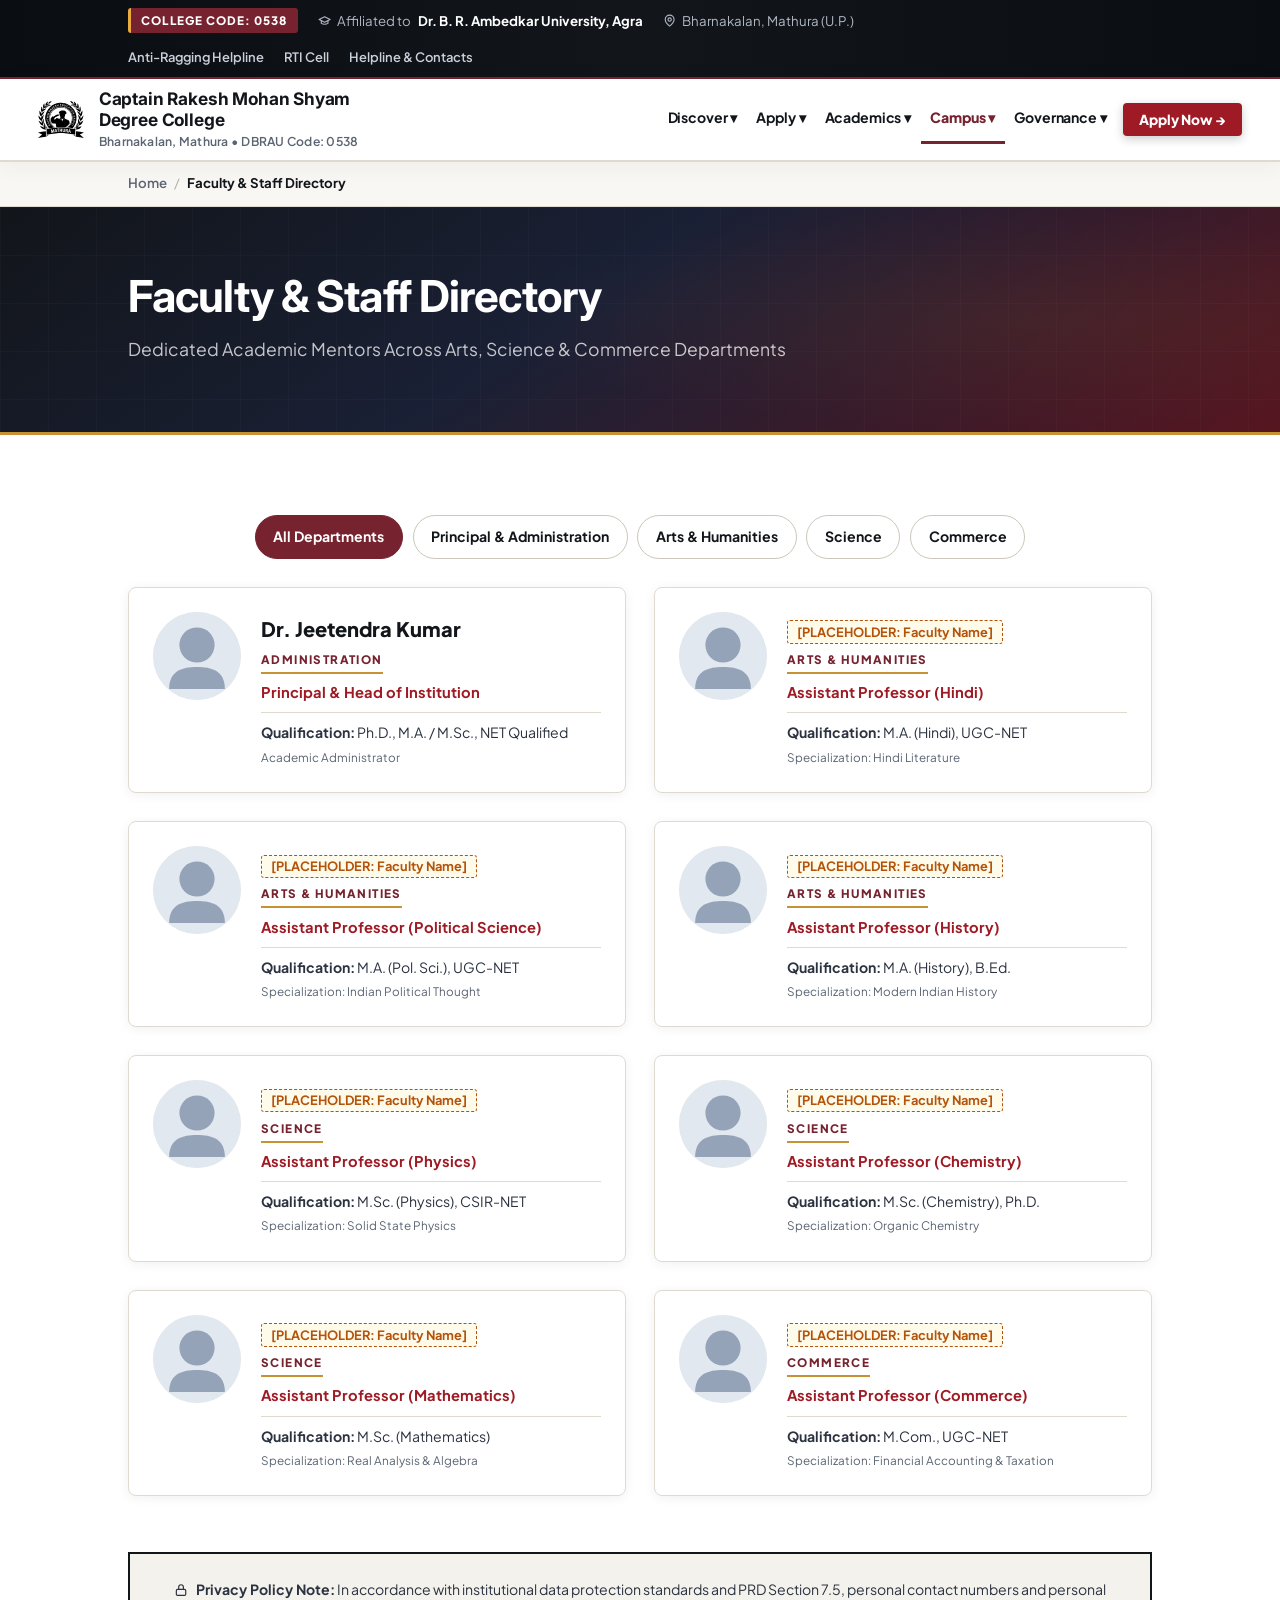
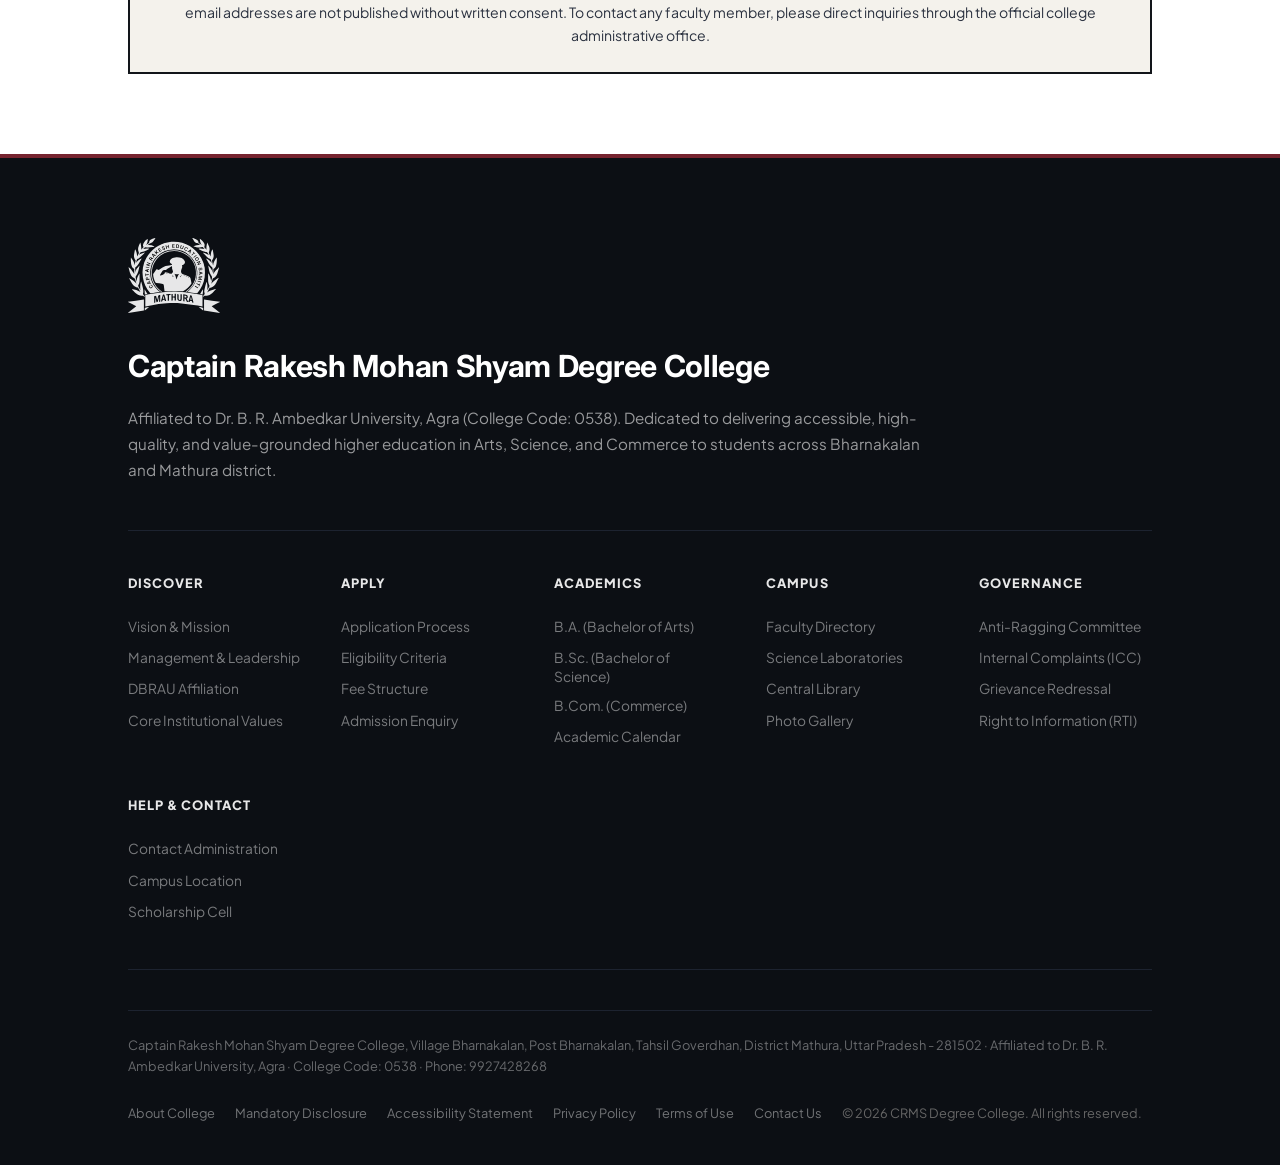
<file: faculty.html>
<!DOCTYPE html>
<html lang="en">
<head>
  <meta charset="UTF-8">
  <meta name="viewport" content="width=device-width, initial-scale=1.0">
  <meta name="description" content="Faculty directory of Captain Rakesh Mohan Shyam Degree College, Bharnakalan, Mathura. Meet our qualified lecturers and department heads across Arts, Science, and Commerce.">
  <title>Faculty Directory | Captain Rakesh Mohan Shyam Degree College</title>
  <link rel="icon" type="image/svg+xml" href="Captain.Rakesh-education-samiti.Black%201.svg">
  <link rel="preconnect" href="https://fonts.googleapis.com">
  <link rel="preconnect" href="https://fonts.gstatic.com" crossorigin>
  <link href="https://fonts.googleapis.com/css2?family=Inter:ital,wght@0,400;0,600;0,700;0,800;0,900;1,400;1,700&family=Plus+Jakarta+Sans:wght@400;500;600;700;800&family=Dancing+Script:wght@400..700&display=swap" rel="stylesheet">
  <link rel="stylesheet" href="style.css">
</head>
<body class="theme--campus">

  <!-- Accessibility Skip Link -->
  <a href="#main-landmark" class="skip-to-content">Skip to content ↓</a>

  <!-- Top Utility Bar -->
  <div class="top-bar">
    <div class="top-bar-inner">
      <div class="top-bar-left">
        <span class="top-item"><span class="code-pill">COLLEGE CODE: 0538</span></span>
        <span class="top-item"><svg class="icon" aria-hidden="true" viewBox="0 0 24 24"><path d="M22 10 12 5 2 10l10 5 10-5Z"/><path d="M6 12v5c3 2 9 2 12 0v-5"/></svg> Affiliated to <strong>Dr. B. R. Ambedkar University, Agra</strong></span>
        <span class="top-item"><svg class="icon" aria-hidden="true" viewBox="0 0 24 24"><path d="M20 10c0 6-8 12-8 12s-8-6-8-12a8 8 0 0 1 16 0Z"/><circle cx="12" cy="10" r="3"/></svg> Bharnakalan, Mathura (U.P.)</span>
      </div>
      <div class="top-bar-right">
        <a href="committees.html#anti-ragging" class="top-link">Anti-Ragging Helpline</a>
        <a href="committees.html#rti" class="top-link">RTI Cell</a>
        <a href="contact.html" class="top-link">Helpline & Contacts</a>
      </div>
    </div>
  </div>

  <!-- MIT Admissions Style Header & Navigation -->
  <header class="site-header">
    <div class="site-nav-mod">
      <nav class="site-nav" aria-label="Primary Navigation">
        <div class="site-nav--width">

          <div class="site-nav__name">
            <a class="site-nav__name-link" href="index.html" rel="home" aria-label="College Home">
              <img src="Captain.Rakesh-education-samiti.Black%201.svg" alt="Captain Rakesh Education Samiti Emblem" class="brand-logo" width="46" height="46">
              <div class="site-nav__brand-info">
                <span class="site-nav__brand-title">Captain Rakesh Mohan Shyam Degree College</span>
                <span class="site-nav__brand-meta">Bharnakalan, Mathura • DBRAU Code: 0538</span>
              </div>
            </a>
          </div>

          <div class="site-nav__menu-button">
            <button class="site-nav__menu-trigger js-nav-trigger" aria-label="Toggle Navigation Menu" aria-expanded="false"><svg class="icon-burger" aria-hidden="true" viewBox="0 0 24 24"><path class="burger-open" d="M4 6h16M4 12h16M4 18h16"/><path class="burger-close" d="M6 6l12 12M18 6 6 18"/></svg></button>
          </div>

          <ul class="site-nav__links" id="mainNav">
            <li class="site-nav__link-item theme--discover">
              <a class="site-nav__link" href="about.html">Discover ▾</a>
              <ul class="site-nav__sub-nav-list">
                <li class="site-nav__sub-nav-item"><a class="site-nav__sub-nav-link" href="about.html#overview">Vision & Mission</a></li>
                <li class="site-nav__sub-nav-item"><a class="site-nav__sub-nav-link" href="about.html#leadership">Management & Leadership</a></li>
                <li class="site-nav__sub-nav-item"><a class="site-nav__sub-nav-link" href="about.html#approvals">DBRAU Affiliation & Code 0538</a></li>
                <li class="site-nav__sub-nav-item"><a class="site-nav__sub-nav-link" href="facilities.html">Campus Life & Grounds</a></li>
              </ul>
            </li>

            <li class="site-nav__link-item theme--apply">
              <a class="site-nav__link" href="admissions.html">Apply ▾</a>
              <ul class="site-nav__sub-nav-list">
                <li class="site-nav__sub-nav-item"><a class="site-nav__sub-nav-link" href="admissions.html#process">Understanding the Process</a></li>
                <li class="site-nav__sub-nav-item"><a class="site-nav__sub-nav-link" href="admissions.html#eligibility">Eligibility Requirements</a></li>
                <li class="site-nav__sub-nav-item"><a class="site-nav__sub-nav-link" href="admissions.html#fees">Tuition & Fee Structure</a></li>
                <li class="site-nav__sub-nav-item"><a class="site-nav__sub-nav-link" href="admissions.html#enquiry">Online Enquiry Form</a></li>
              </ul>
            </li>

            <li class="site-nav__link-item theme--academics">
              <a class="site-nav__link" href="academics.html">Academics ▾</a>
              <ul class="site-nav__sub-nav-list">
                <li class="site-nav__sub-nav-item"><a class="site-nav__sub-nav-link" href="academics.html#courses">Undergraduate Degrees</a></li>
                <li class="site-nav__sub-nav-item"><a class="site-nav__sub-nav-link" href="academics.html#departments">Academic Departments</a></li>
                <li class="site-nav__sub-nav-item"><a class="site-nav__sub-nav-link" href="faculty.html">Faculty Directory</a></li>
                <li class="site-nav__sub-nav-item"><a class="site-nav__sub-nav-link" href="academics.html#calendar">Academic Calendar</a></li>
              </ul>
            </li>

            <li class="site-nav__link-item theme--campus">
              <a class="site-nav__link active" href="facilities.html">Campus ▾</a>
              <ul class="site-nav__sub-nav-list">
                <li class="site-nav__sub-nav-item"><a class="site-nav__sub-nav-link" href="facilities.html#labs">Science & Computer Labs</a></li>
                <li class="site-nav__sub-nav-item"><a class="site-nav__sub-nav-link" href="facilities.html#library">Central Library</a></li>
                <li class="site-nav__sub-nav-item"><a class="site-nav__sub-nav-link" href="facilities.html#sports">Sports Grounds</a></li>
                <li class="site-nav__sub-nav-item"><a class="site-nav__sub-nav-link" href="gallery.html">Photo & Media Gallery</a></li>
              </ul>
            </li>

            <li class="site-nav__link-item theme--governance">
              <a class="site-nav__link" href="committees.html">Governance ▾</a>
              <ul class="site-nav__sub-nav-list">
                <li class="site-nav__sub-nav-item"><a class="site-nav__sub-nav-link" href="committees.html#anti-ragging">Anti-Ragging Committee</a></li>
                <li class="site-nav__sub-nav-item"><a class="site-nav__sub-nav-link" href="committees.html#icc">Internal Complaints (ICC)</a></li>
                <li class="site-nav__sub-nav-item"><a class="site-nav__sub-nav-link" href="committees.html#grievance">Grievance Redressal</a></li>
                <li class="site-nav__sub-nav-item"><a class="site-nav__sub-nav-link" href="committees.html#rti">Right to Information (RTI)</a></li>
                <li class="site-nav__sub-nav-item"><a class="site-nav__sub-nav-link" href="committees.html#code-of-conduct">Code of Conduct</a></li>
              </ul>
            </li>


            <li class="site-nav__link-item"><a class="site-nav__apply-btn" href="admissions.html">Apply Now →</a></li>
          </ul>

        </div>
      </nav>
    </div>

  </header>

  <!-- Breadcrumb Bar -->
  <nav class="breadcrumb-bar" aria-label="Breadcrumb">
    <div class="breadcrumb-container">
      <ol class="breadcrumb-list">
        <li class="breadcrumb-item"><a href="index.html">Home</a></li>
        <li class="breadcrumb-separator">/</li>
        <li class="breadcrumb-item active" aria-current="page">Faculty & Staff Directory</li>
      </ol>
    </div>
  </nav>

  <!-- Editorial Page Hero -->
  <div class="page-hero">
    <div class="page-hero-container">
      <h1 class="page-hero-title">Faculty & Staff Directory</h1>
      <p class="page-hero-sub">Dedicated Academic Mentors Across Arts, Science & Commerce Departments</p>
    </div>
  </div>

  <main class="main" id="main-landmark">
    <section class="section">
      <div class="section-container">
        
        <!-- Department Filter Buttons -->
        <div class="filter-strip" style="justify-content: center;">
          <button class="filter-btn faculty-filter-btn active" data-dept="all">All Departments</button>
          <button class="filter-btn faculty-filter-btn" data-dept="Administration">Principal & Administration</button>
          <button class="filter-btn faculty-filter-btn" data-dept="Arts">Arts & Humanities</button>
          <button class="filter-btn faculty-filter-btn" data-dept="Science">Science</button>
          <button class="filter-btn faculty-filter-btn" data-dept="Commerce">Commerce</button>
        </div>

        <!-- Faculty Cards Grid -->
        <div style="display: grid; grid-template-columns: repeat(auto-fill, minmax(min(360px, 100%), 1fr)); gap: 1.75rem;">
          
          <!-- Principal -->
          <div class="faculty-card" data-dept="Administration">
            <img src="images/placeholder-avatar.svg" alt="" class="faculty-avatar" loading="lazy">
            <div style="flex: 1;">
              <h2 style="font-size: 1.25rem; font-weight: 800; color: var(--mit-black);">Dr. Jeetendra Kumar</h2>
              <span class="section-tag" style="margin: 0.2rem 0 0.4rem;">Administration</span>
              <div style="font-size: 0.92rem; font-weight: 700; color: var(--mit-red); margin-bottom: 0.5rem;">Principal & Head of Institution</div>
              <div style="font-size: 0.88rem; color: var(--mit-text-body); border-top: 1px solid var(--mit-border); padding-top: 0.5rem;">
                <strong>Qualification:</strong> Ph.D., M.A. / M.Sc., NET Qualified<br>
                <small style="color: var(--mit-text-muted);">Academic Administrator</small>
              </div>
            </div>
          </div>

          <!-- Faculty 1 (Arts - Hindi) -->
          <div class="faculty-card" data-dept="Arts">
            <img src="images/placeholder-avatar.svg" alt="" class="faculty-avatar" loading="lazy">
            <div style="flex: 1;">
              <h2 style="font-size: 1.25rem; font-weight: 800; color: var(--mit-black);"><span class="placeholder-tag">[PLACEHOLDER: Faculty Name]</span></h2>
              <span class="section-tag" style="margin: 0.2rem 0 0.4rem;">Arts & Humanities</span>
              <div style="font-size: 0.92rem; font-weight: 700; color: var(--mit-red); margin-bottom: 0.5rem;">Assistant Professor (Hindi)</div>
              <div style="font-size: 0.88rem; color: var(--mit-text-body); border-top: 1px solid var(--mit-border); padding-top: 0.5rem;">
                <strong>Qualification:</strong> M.A. (Hindi), UGC-NET<br>
                <small style="color: var(--mit-text-muted);">Specialization: Hindi Literature</small>
              </div>
            </div>
          </div>

          <!-- Faculty 2 (Arts - Political Science) -->
          <div class="faculty-card" data-dept="Arts">
            <img src="images/placeholder-avatar.svg" alt="" class="faculty-avatar" loading="lazy">
            <div style="flex: 1;">
              <h2 style="font-size: 1.25rem; font-weight: 800; color: var(--mit-black);"><span class="placeholder-tag">[PLACEHOLDER: Faculty Name]</span></h2>
              <span class="section-tag" style="margin: 0.2rem 0 0.4rem;">Arts & Humanities</span>
              <div style="font-size: 0.92rem; font-weight: 700; color: var(--mit-red); margin-bottom: 0.5rem;">Assistant Professor (Political Science)</div>
              <div style="font-size: 0.88rem; color: var(--mit-text-body); border-top: 1px solid var(--mit-border); padding-top: 0.5rem;">
                <strong>Qualification:</strong> M.A. (Pol. Sci.), UGC-NET<br>
                <small style="color: var(--mit-text-muted);">Specialization: Indian Political Thought</small>
              </div>
            </div>
          </div>

          <!-- Faculty 3 (Arts - History) -->
          <div class="faculty-card" data-dept="Arts">
            <img src="images/placeholder-avatar.svg" alt="" class="faculty-avatar" loading="lazy">
            <div style="flex: 1;">
              <h2 style="font-size: 1.25rem; font-weight: 800; color: var(--mit-black);"><span class="placeholder-tag">[PLACEHOLDER: Faculty Name]</span></h2>
              <span class="section-tag" style="margin: 0.2rem 0 0.4rem;">Arts & Humanities</span>
              <div style="font-size: 0.92rem; font-weight: 700; color: var(--mit-red); margin-bottom: 0.5rem;">Assistant Professor (History)</div>
              <div style="font-size: 0.88rem; color: var(--mit-text-body); border-top: 1px solid var(--mit-border); padding-top: 0.5rem;">
                <strong>Qualification:</strong> M.A. (History), B.Ed.<br>
                <small style="color: var(--mit-text-muted);">Specialization: Modern Indian History</small>
              </div>
            </div>
          </div>

          <!-- Faculty 4 (Science - Physics) -->
          <div class="faculty-card" data-dept="Science">
            <img src="images/placeholder-avatar.svg" alt="" class="faculty-avatar" loading="lazy">
            <div style="flex: 1;">
              <h2 style="font-size: 1.25rem; font-weight: 800; color: var(--mit-black);"><span class="placeholder-tag">[PLACEHOLDER: Faculty Name]</span></h2>
              <span class="section-tag" style="margin: 0.2rem 0 0.4rem;">Science</span>
              <div style="font-size: 0.92rem; font-weight: 700; color: var(--mit-red); margin-bottom: 0.5rem;">Assistant Professor (Physics)</div>
              <div style="font-size: 0.88rem; color: var(--mit-text-body); border-top: 1px solid var(--mit-border); padding-top: 0.5rem;">
                <strong>Qualification:</strong> M.Sc. (Physics), CSIR-NET<br>
                <small style="color: var(--mit-text-muted);">Specialization: Solid State Physics</small>
              </div>
            </div>
          </div>

          <!-- Faculty 5 (Science - Chemistry) -->
          <div class="faculty-card" data-dept="Science">
            <img src="images/placeholder-avatar.svg" alt="" class="faculty-avatar" loading="lazy">
            <div style="flex: 1;">
              <h2 style="font-size: 1.25rem; font-weight: 800; color: var(--mit-black);"><span class="placeholder-tag">[PLACEHOLDER: Faculty Name]</span></h2>
              <span class="section-tag" style="margin: 0.2rem 0 0.4rem;">Science</span>
              <div style="font-size: 0.92rem; font-weight: 700; color: var(--mit-red); margin-bottom: 0.5rem;">Assistant Professor (Chemistry)</div>
              <div style="font-size: 0.88rem; color: var(--mit-text-body); border-top: 1px solid var(--mit-border); padding-top: 0.5rem;">
                <strong>Qualification:</strong> M.Sc. (Chemistry), Ph.D.<br>
                <small style="color: var(--mit-text-muted);">Specialization: Organic Chemistry</small>
              </div>
            </div>
          </div>

          <!-- Faculty 6 (Science - Mathematics) -->
          <div class="faculty-card" data-dept="Science">
            <img src="images/placeholder-avatar.svg" alt="" class="faculty-avatar" loading="lazy">
            <div style="flex: 1;">
              <h2 style="font-size: 1.25rem; font-weight: 800; color: var(--mit-black);"><span class="placeholder-tag">[PLACEHOLDER: Faculty Name]</span></h2>
              <span class="section-tag" style="margin: 0.2rem 0 0.4rem;">Science</span>
              <div style="font-size: 0.92rem; font-weight: 700; color: var(--mit-red); margin-bottom: 0.5rem;">Assistant Professor (Mathematics)</div>
              <div style="font-size: 0.88rem; color: var(--mit-text-body); border-top: 1px solid var(--mit-border); padding-top: 0.5rem;">
                <strong>Qualification:</strong> M.Sc. (Mathematics)<br>
                <small style="color: var(--mit-text-muted);">Specialization: Real Analysis & Algebra</small>
              </div>
            </div>
          </div>

          <!-- Faculty 7 (Commerce) -->
          <div class="faculty-card" data-dept="Commerce">
            <img src="images/placeholder-avatar.svg" alt="" class="faculty-avatar" loading="lazy">
            <div style="flex: 1;">
              <h2 style="font-size: 1.25rem; font-weight: 800; color: var(--mit-black);"><span class="placeholder-tag">[PLACEHOLDER: Faculty Name]</span></h2>
              <span class="section-tag" style="margin: 0.2rem 0 0.4rem;">Commerce</span>
              <div style="font-size: 0.92rem; font-weight: 700; color: var(--mit-red); margin-bottom: 0.5rem;">Assistant Professor (Commerce)</div>
              <div style="font-size: 0.88rem; color: var(--mit-text-body); border-top: 1px solid var(--mit-border); padding-top: 0.5rem;">
                <strong>Qualification:</strong> M.Com., UGC-NET<br>
                <small style="color: var(--mit-text-muted);">Specialization: Financial Accounting & Taxation</small>
              </div>
            </div>
          </div>

        </div>

        <!-- Privacy & Consent Notice -->
        <div style="margin-top: 3.5rem; background-color: var(--mit-bg-warm); padding: 1.5rem 2rem; border: 2px solid var(--mit-black); font-size: 0.88rem; color: var(--mit-text-body); text-align: center;">
          <svg class="icon" aria-hidden="true" viewBox="0 0 24 24"><rect x="4" y="11" width="16" height="10" rx="2"/><path d="M8 11V7a4 4 0 0 1 8 0v4"/></svg> <strong>Privacy Policy Note:</strong> In accordance with institutional data protection standards and PRD Section 7.5, personal contact numbers and personal email addresses are not published without written consent. To contact any faculty member, please direct inquiries through the official college administrative office.
        </div>

      </div>
    </section>
  </main>

  <!-- MIT Admissions Signature Footer -->
  <div class="site-footer-mod">
    <footer class="site-footer">
      <div class="site-footer__dome-badge">
        <img src="Captain.Rakesh-education-samiti.Black%201.svg" alt="" class="site-footer__dome-img">
      </div>
      <a class="site-footer__name-link" href="index.html">Captain Rakesh Mohan Shyam Degree College</a>
      <p class="site-footer__text">
        Affiliated to Dr. B. R. Ambedkar University, Agra (College Code: 0538). Dedicated to delivering accessible, high-quality, and value-grounded higher education in Arts, Science, and Commerce to students across Bharnakalan and Mathura district.
      </p>

      <div class="site-footer__links-mod">
        <dl class="site-footer__links">
          <dt class="site-footer__item-label"><a class="site-footer__label-link" href="about.html">Discover</a></dt>
          <dd class="site-footer__item"><a class="site-footer__link" href="about.html#overview">Vision & Mission</a></dd>
          <dd class="site-footer__item"><a class="site-footer__link" href="about.html#leadership">Management & Leadership</a></dd>
          <dd class="site-footer__item"><a class="site-footer__link" href="about.html#approvals">DBRAU Affiliation</a></dd>
          <dd class="site-footer__item"><a class="site-footer__link" href="about.html#values">Core Institutional Values</a></dd>
        </dl>

        <dl class="site-footer__links">
          <dt class="site-footer__item-label"><a class="site-footer__label-link" href="admissions.html">Apply</a></dt>
          <dd class="site-footer__item"><a class="site-footer__link" href="admissions.html#process">Application Process</a></dd>
          <dd class="site-footer__item"><a class="site-footer__link" href="admissions.html#eligibility">Eligibility Criteria</a></dd>
          <dd class="site-footer__item"><a class="site-footer__link" href="admissions.html#fees">Fee Structure</a></dd>
          <dd class="site-footer__item"><a class="site-footer__link" href="admissions.html#enquiry">Admission Enquiry</a></dd>
        </dl>

        <dl class="site-footer__links">
          <dt class="site-footer__item-label"><a class="site-footer__label-link" href="academics.html">Academics</a></dt>
          <dd class="site-footer__item"><a class="site-footer__link" href="academics.html#courses">B.A. (Bachelor of Arts)</a></dd>
          <dd class="site-footer__item"><a class="site-footer__link" href="academics.html#courses">B.Sc. (Bachelor of Science)</a></dd>
          <dd class="site-footer__item"><a class="site-footer__link" href="academics.html#courses">B.Com. (Commerce)</a></dd>
          <dd class="site-footer__item"><a class="site-footer__link" href="academics.html#calendar">Academic Calendar</a></dd>
        </dl>

        <dl class="site-footer__links">
          <dt class="site-footer__item-label"><a class="site-footer__label-link" href="facilities.html">Campus</a></dt>
          <dd class="site-footer__item"><a class="site-footer__link" href="faculty.html">Faculty Directory</a></dd>
          <dd class="site-footer__item"><a class="site-footer__link" href="facilities.html#labs">Science Laboratories</a></dd>
          <dd class="site-footer__item"><a class="site-footer__link" href="facilities.html#library">Central Library</a></dd>
          <dd class="site-footer__item"><a class="site-footer__link" href="gallery.html">Photo Gallery</a></dd>
        </dl>

        <dl class="site-footer__links">
          <dt class="site-footer__item-label"><a class="site-footer__label-link" href="committees.html">Governance</a></dt>
          <dd class="site-footer__item"><a class="site-footer__link" href="committees.html#anti-ragging">Anti-Ragging Committee</a></dd>
          <dd class="site-footer__item"><a class="site-footer__link" href="committees.html#icc">Internal Complaints (ICC)</a></dd>
          <dd class="site-footer__item"><a class="site-footer__link" href="committees.html#grievance">Grievance Redressal</a></dd>
          <dd class="site-footer__item"><a class="site-footer__link" href="committees.html#rti">Right to Information (RTI)</a></dd>
        </dl>

        <dl class="site-footer__links">
          <dt class="site-footer__item-label"><a class="site-footer__label-link" href="contact.html">Help & Contact</a></dt>
          <dd class="site-footer__item"><a class="site-footer__link" href="contact.html">Contact Administration</a></dd>
          <dd class="site-footer__item"><a class="site-footer__link" href="contact.html#location">Campus Location</a></dd>
          <dd class="site-footer__item"><a class="site-footer__link" href="admissions.html#scholarship">Scholarship Cell</a></dd>
        </dl>
      </div>

      <div class="site-footer__utility">
        <div class="site-footer__utility-item--address">
          Captain Rakesh Mohan Shyam Degree College, Village Bharnakalan, Post Bharnakalan, Tahsil Goverdhan, District Mathura, Uttar Pradesh - 281502 &middot; Affiliated to Dr. B. R. Ambedkar University, Agra &middot; College Code: 0538 &middot; Phone: 9927428268
        </div>
        <ul class="site-footer__utility-list">
          <li><a class="site-footer__utility-link" href="about.html">About College</a></li>
          <li><a class="site-footer__utility-link" href="committees.html#code-of-conduct">Mandatory Disclosure</a></li>
          <li><a class="site-footer__utility-link" href="accessibility.html">Accessibility Statement</a></li>
          <li><a class="site-footer__utility-link" href="privacy.html">Privacy Policy</a></li>
          <li><a class="site-footer__utility-link" href="terms.html">Terms of Use</a></li>
          <li><a class="site-footer__utility-link" href="contact.html">Contact Us</a></li>
          <li><span style="color: #666666;">© <span class="current-year">2026</span> CRMS Degree College. All rights reserved.</span></li>
        </ul>
      </div>
    </footer>
  </div>

  <script src="script.js"></script>
</body>
</html>
</file>
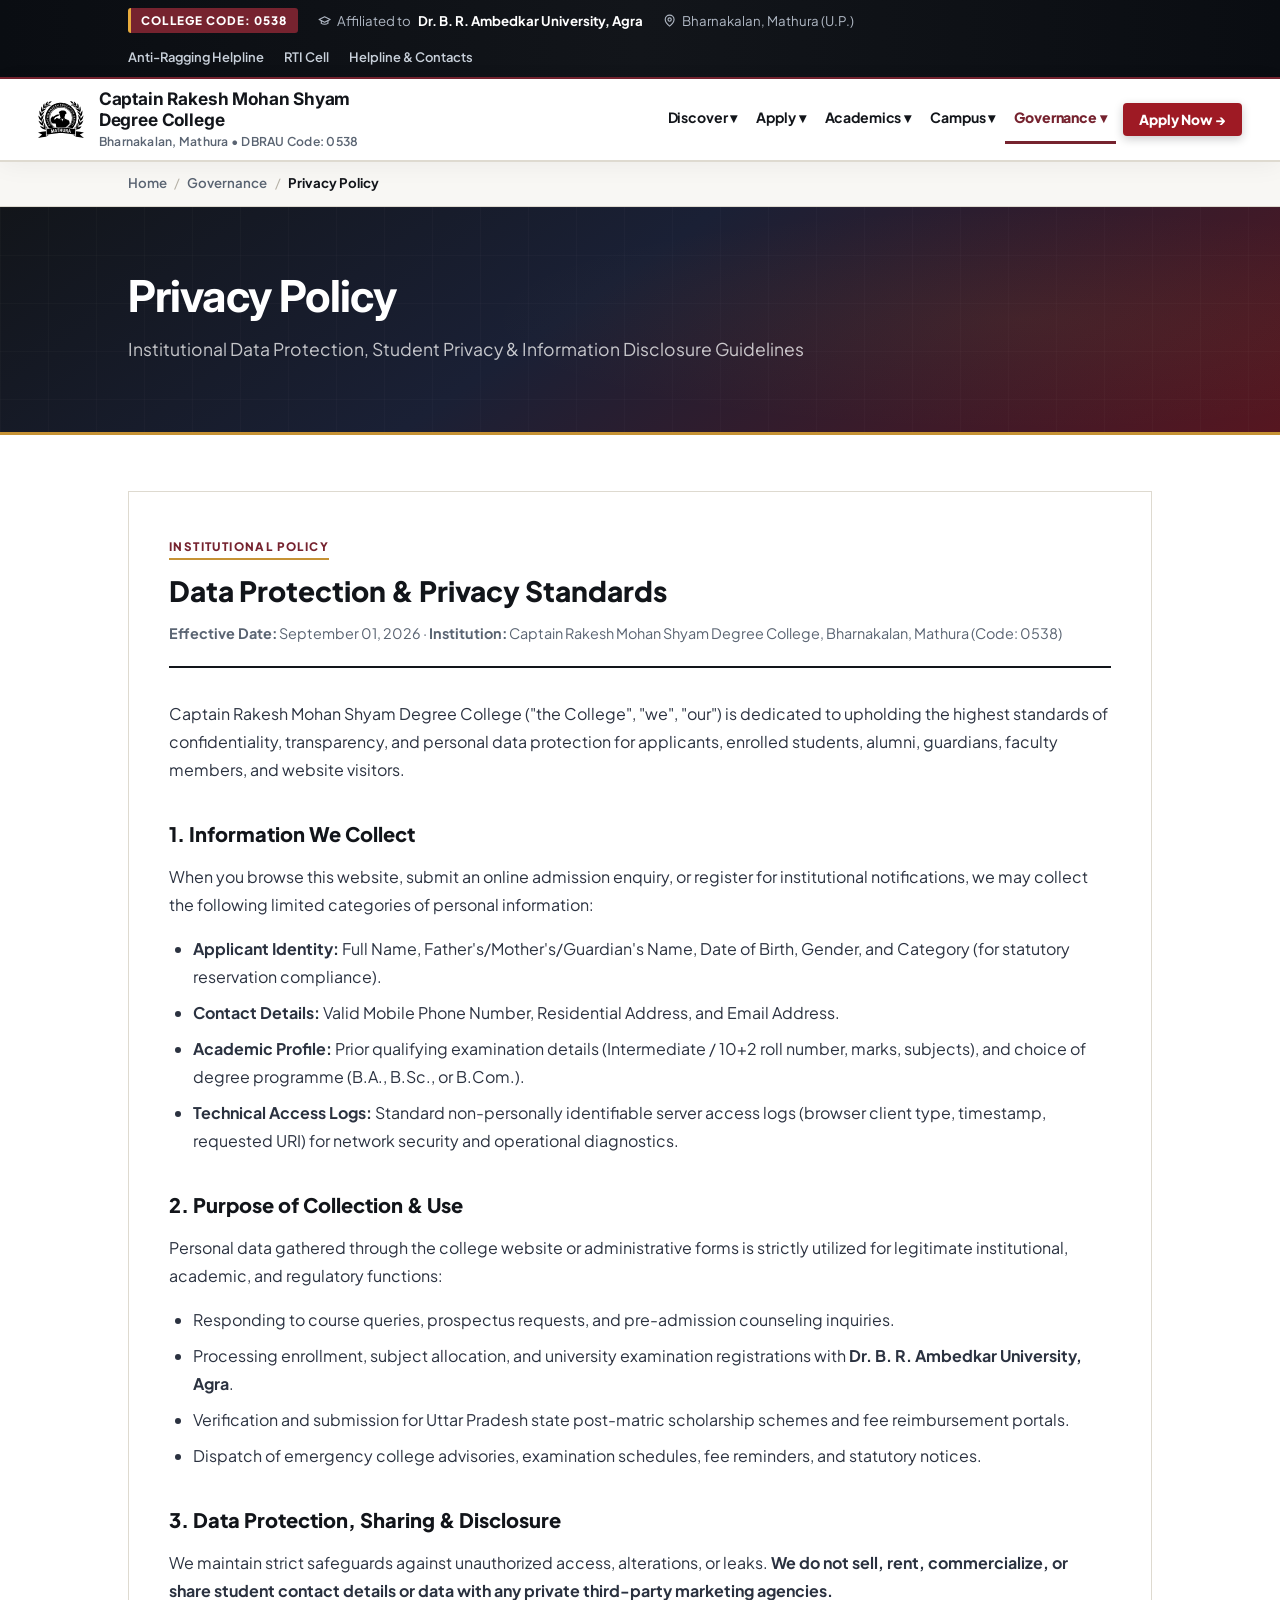
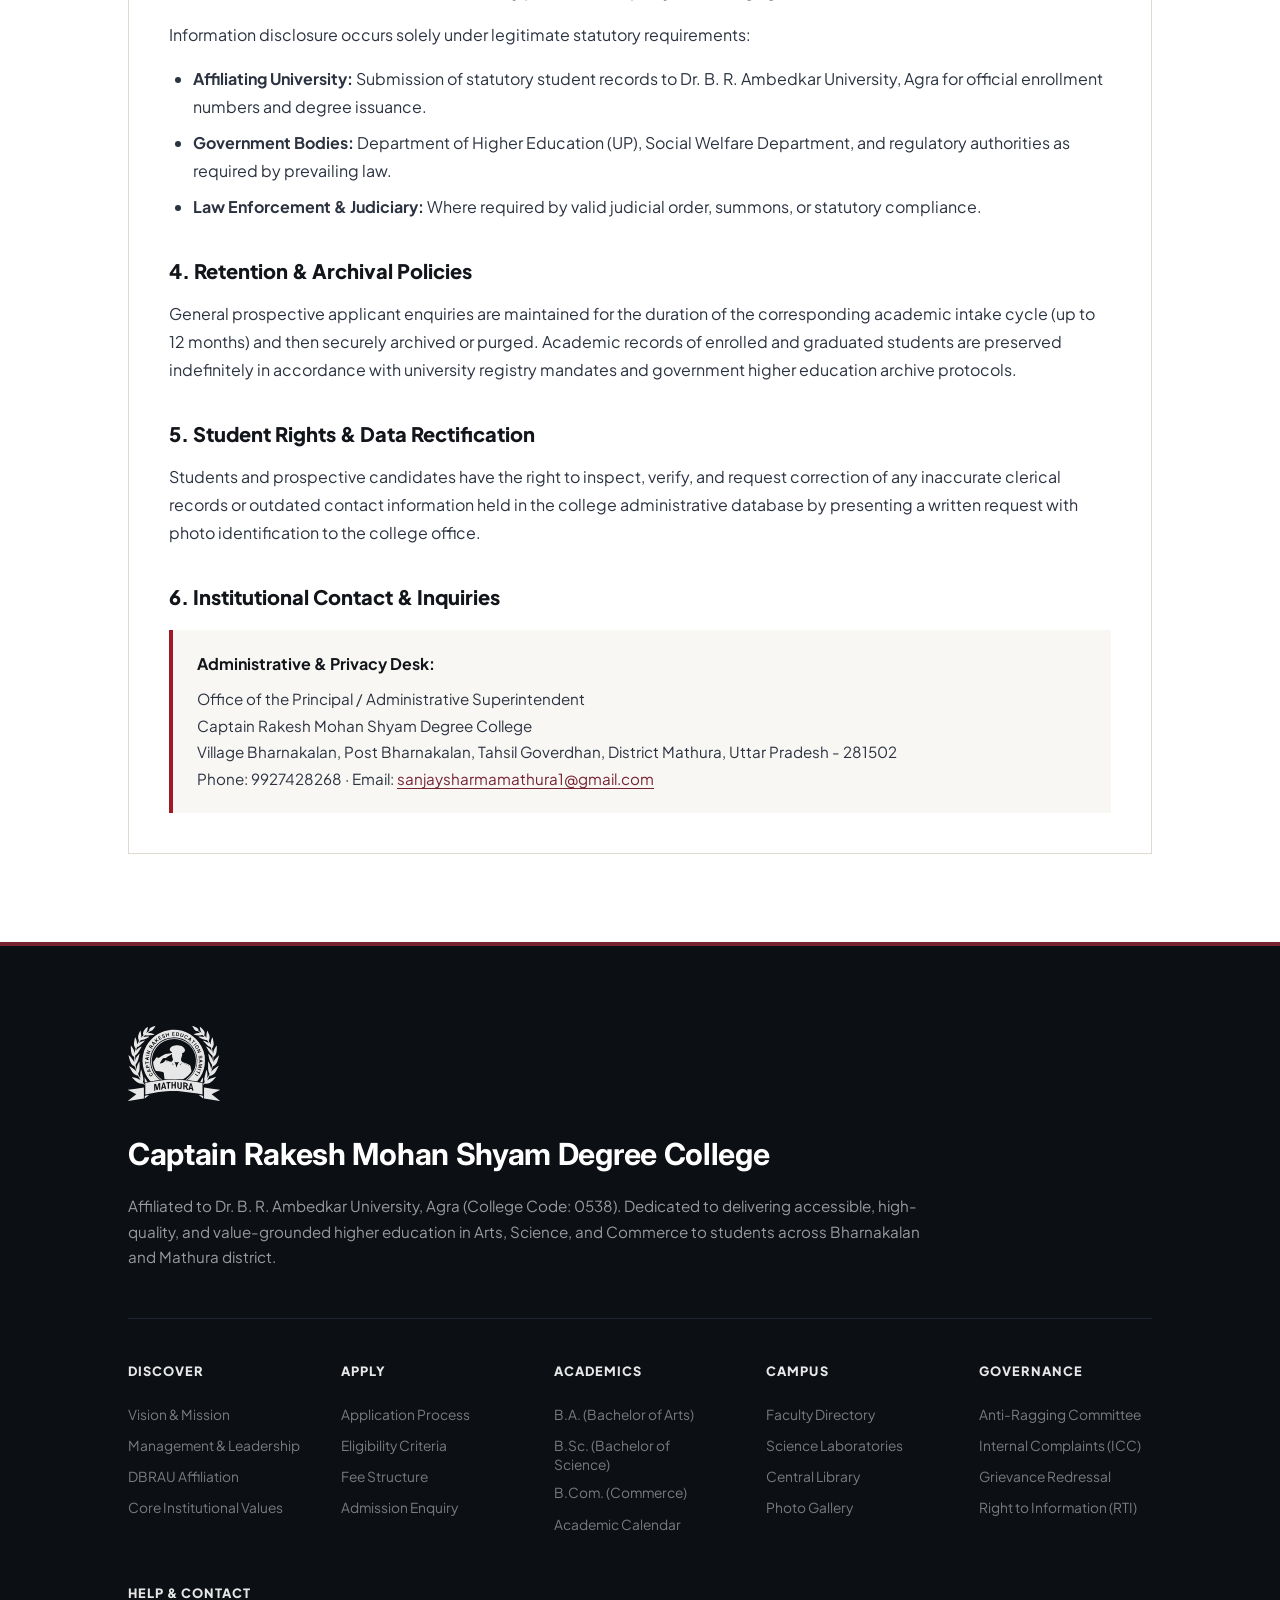
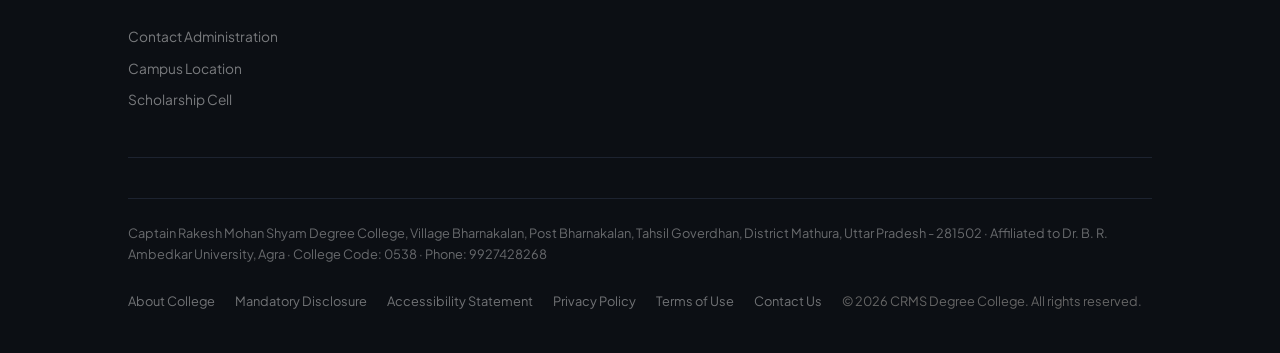
<file: privacy.html>
<!DOCTYPE html>
<html lang="en">
<head>
  <meta charset="UTF-8">
  <meta name="viewport" content="width=device-width, initial-scale=1.0">
  <meta name="description" content="Privacy Policy of Captain Rakesh Mohan Shyam Degree College, Bharnakalan, Mathura. Information regarding student data collection and institutional privacy standards.">
  <title>Privacy Policy | Captain Rakesh Mohan Shyam Degree College</title>
  <link rel="icon" type="image/svg+xml" href="Captain.Rakesh-education-samiti.Black%201.svg">
  <link rel="preconnect" href="https://fonts.googleapis.com">
  <link rel="preconnect" href="https://fonts.gstatic.com" crossorigin>
  <link href="https://fonts.googleapis.com/css2?family=Inter:ital,wght@0,400;0,600;0,700;0,800;0,900;1,400;1,700&family=Plus+Jakarta+Sans:wght@400;500;600;700;800&family=Dancing+Script:wght@400..700&display=swap" rel="stylesheet">
  <link rel="stylesheet" href="style.css">
</head>
<body class="theme--governance">

  <!-- Accessibility Skip Link -->
  <a href="#main-landmark" class="skip-to-content">Skip to content ↓</a>

  <!-- Top Utility Bar -->
  <div class="top-bar">
    <div class="top-bar-inner">
      <div class="top-bar-left">
        <span class="top-item"><span class="code-pill">COLLEGE CODE: 0538</span></span>
        <span class="top-item"><svg class="icon" aria-hidden="true" viewBox="0 0 24 24"><path d="M22 10 12 5 2 10l10 5 10-5Z"/><path d="M6 12v5c3 2 9 2 12 0v-5"/></svg> Affiliated to <strong>Dr. B. R. Ambedkar University, Agra</strong></span>
        <span class="top-item"><svg class="icon" aria-hidden="true" viewBox="0 0 24 24"><path d="M20 10c0 6-8 12-8 12s-8-6-8-12a8 8 0 0 1 16 0Z"/><circle cx="12" cy="10" r="3"/></svg> Bharnakalan, Mathura (U.P.)</span>
      </div>
      <div class="top-bar-right">
        <a href="committees.html#anti-ragging" class="top-link">Anti-Ragging Helpline</a>
        <a href="committees.html#rti" class="top-link">RTI Cell</a>
        <a href="contact.html" class="top-link">Helpline & Contacts</a>
      </div>
    </div>
  </div>

  <!-- MIT Admissions Style Header & Navigation -->
  <header class="site-header">
    <div class="site-nav-mod">
      <nav class="site-nav" aria-label="Primary Navigation">
        <div class="site-nav--width">

          <div class="site-nav__name">
            <a class="site-nav__name-link" href="index.html" rel="home" aria-label="College Home">
              <img src="Captain.Rakesh-education-samiti.Black%201.svg" alt="Captain Rakesh Education Samiti Emblem" class="brand-logo" width="46" height="46">
              <div class="site-nav__brand-info">
                <span class="site-nav__brand-title">Captain Rakesh Mohan Shyam Degree College</span>
                <span class="site-nav__brand-meta">Bharnakalan, Mathura • DBRAU Code: 0538</span>
              </div>
            </a>
          </div>

          <div class="site-nav__menu-button">
            <button class="site-nav__menu-trigger js-nav-trigger" aria-label="Toggle Navigation Menu" aria-expanded="false"><svg class="icon-burger" aria-hidden="true" viewBox="0 0 24 24"><path class="burger-open" d="M4 6h16M4 12h16M4 18h16"/><path class="burger-close" d="M6 6l12 12M18 6 6 18"/></svg></button>
          </div>

          <ul class="site-nav__links" id="mainNav">
            <li class="site-nav__link-item theme--discover">
              <a class="site-nav__link" href="about.html">Discover ▾</a>
              <ul class="site-nav__sub-nav-list">
                <li class="site-nav__sub-nav-item"><a class="site-nav__sub-nav-link" href="about.html#overview">Vision & Mission</a></li>
                <li class="site-nav__sub-nav-item"><a class="site-nav__sub-nav-link" href="about.html#leadership">Management & Leadership</a></li>
                <li class="site-nav__sub-nav-item"><a class="site-nav__sub-nav-link" href="about.html#approvals">DBRAU Affiliation & Code 0538</a></li>
                <li class="site-nav__sub-nav-item"><a class="site-nav__sub-nav-link" href="facilities.html">Campus Life & Grounds</a></li>
              </ul>
            </li>

            <li class="site-nav__link-item theme--apply">
              <a class="site-nav__link" href="admissions.html">Apply ▾</a>
              <ul class="site-nav__sub-nav-list">
                <li class="site-nav__sub-nav-item"><a class="site-nav__sub-nav-link" href="admissions.html#process">Understanding the Process</a></li>
                <li class="site-nav__sub-nav-item"><a class="site-nav__sub-nav-link" href="admissions.html#eligibility">Eligibility Requirements</a></li>
                <li class="site-nav__sub-nav-item"><a class="site-nav__sub-nav-link" href="admissions.html#fees">Tuition & Fee Structure</a></li>
                <li class="site-nav__sub-nav-item"><a class="site-nav__sub-nav-link" href="admissions.html#enquiry">Online Enquiry Form</a></li>
              </ul>
            </li>

            <li class="site-nav__link-item theme--academics">
              <a class="site-nav__link" href="academics.html">Academics ▾</a>
              <ul class="site-nav__sub-nav-list">
                <li class="site-nav__sub-nav-item"><a class="site-nav__sub-nav-link" href="academics.html#courses">Undergraduate Degrees</a></li>
                <li class="site-nav__sub-nav-item"><a class="site-nav__sub-nav-link" href="academics.html#departments">Academic Departments</a></li>
                <li class="site-nav__sub-nav-item"><a class="site-nav__sub-nav-link" href="faculty.html">Faculty Directory</a></li>
                <li class="site-nav__sub-nav-item"><a class="site-nav__sub-nav-link" href="academics.html#calendar">Academic Calendar</a></li>
              </ul>
            </li>

            <li class="site-nav__link-item theme--campus">
              <a class="site-nav__link" href="facilities.html">Campus ▾</a>
              <ul class="site-nav__sub-nav-list">
                <li class="site-nav__sub-nav-item"><a class="site-nav__sub-nav-link" href="facilities.html#labs">Science & Computer Labs</a></li>
                <li class="site-nav__sub-nav-item"><a class="site-nav__sub-nav-link" href="facilities.html#library">Central Library</a></li>
                <li class="site-nav__sub-nav-item"><a class="site-nav__sub-nav-link" href="facilities.html#sports">Sports Grounds</a></li>
                <li class="site-nav__sub-nav-item"><a class="site-nav__sub-nav-link" href="gallery.html">Photo & Media Gallery</a></li>
              </ul>
            </li>

            <li class="site-nav__link-item theme--governance">
              <a class="site-nav__link active" href="committees.html">Governance ▾</a>
              <ul class="site-nav__sub-nav-list">
                <li class="site-nav__sub-nav-item"><a class="site-nav__sub-nav-link" href="committees.html#anti-ragging">Anti-Ragging Committee</a></li>
                <li class="site-nav__sub-nav-item"><a class="site-nav__sub-nav-link" href="committees.html#icc">Internal Complaints (ICC)</a></li>
                <li class="site-nav__sub-nav-item"><a class="site-nav__sub-nav-link" href="committees.html#grievance">Grievance Redressal</a></li>
                <li class="site-nav__sub-nav-item"><a class="site-nav__sub-nav-link" href="committees.html#rti">Right to Information (RTI)</a></li>
                <li class="site-nav__sub-nav-item"><a class="site-nav__sub-nav-link" href="committees.html#code-of-conduct">Code of Conduct</a></li>
              </ul>
            </li>


            <li class="site-nav__link-item"><a class="site-nav__apply-btn" href="admissions.html">Apply Now →</a></li>
          </ul>

        </div>
      </nav>
    </div>

  </header>

  <!-- Breadcrumb Bar -->
  <nav class="breadcrumb-bar" aria-label="Breadcrumb">
    <div class="breadcrumb-container">
      <ol class="breadcrumb-list">
        <li class="breadcrumb-item"><a href="index.html">Home</a></li>
        <li class="breadcrumb-separator">/</li>
        <li class="breadcrumb-item"><a href="committees.html">Governance</a></li>
        <li class="breadcrumb-separator">/</li>
        <li class="breadcrumb-item active" aria-current="page">Privacy Policy</li>
      </ol>
    </div>
  </nav>

  <!-- Page Hero -->
  <div class="page-hero">
    <div class="page-hero-container">
      <h1 class="page-hero-title">Privacy Policy</h1>
      <p class="page-hero-sub">Institutional Data Protection, Student Privacy & Information Disclosure Guidelines</p>
    </div>
  </div>

  <main class="main" id="main-landmark">
    <div class="section-container" style="padding: 3.5rem 0;">

      <div style="background-color: var(--mit-white); border: 1px solid var(--mit-border); padding: 2.5rem; margin-bottom: 2rem;">
        
        <div style="border-bottom: 2px solid var(--mit-black); padding-bottom: 1.25rem; margin-bottom: 2rem;">
          <span class="section-tag" style="margin-bottom: 0.5rem; display: inline-block;">Institutional Policy</span>
          <h2 style="font-size: 1.75rem; font-weight: 800; color: var(--mit-black); margin-bottom: 0.5rem;">Data Protection & Privacy Standards</h2>
          <p style="font-size: 0.9rem; color: var(--mit-text-muted);">
            <strong>Effective Date:</strong> September 01, 2026 &middot; <strong>Institution:</strong> Captain Rakesh Mohan Shyam Degree College, Bharnakalan, Mathura (Code: 0538)
          </p>
        </div>

        <div style="font-size: 1rem; line-height: 1.75; color: var(--mit-text-body);">
          <p style="margin-bottom: 1.5rem;">
            Captain Rakesh Mohan Shyam Degree College ("the College", "we", "our") is dedicated to upholding the highest standards of confidentiality, transparency, and personal data protection for applicants, enrolled students, alumni, guardians, faculty members, and website visitors.
          </p>

          <h3 style="font-size: 1.25rem; font-weight: 800; color: var(--mit-black); margin: 2rem 0 0.75rem;">1. Information We Collect</h3>
          <p style="margin-bottom: 1rem;">
            When you browse this website, submit an online admission enquiry, or register for institutional notifications, we may collect the following limited categories of personal information:
          </p>
          <ul style="margin-left: 1.5rem; margin-bottom: 1.5rem; list-style-type: disc;">
            <li style="margin-bottom: 0.5rem;"><strong>Applicant Identity:</strong> Full Name, Father's/Mother's/Guardian's Name, Date of Birth, Gender, and Category (for statutory reservation compliance).</li>
            <li style="margin-bottom: 0.5rem;"><strong>Contact Details:</strong> Valid Mobile Phone Number, Residential Address, and Email Address.</li>
            <li style="margin-bottom: 0.5rem;"><strong>Academic Profile:</strong> Prior qualifying examination details (Intermediate / 10+2 roll number, marks, subjects), and choice of degree programme (B.A., B.Sc., or B.Com.).</li>
            <li style="margin-bottom: 0.5rem;"><strong>Technical Access Logs:</strong> Standard non-personally identifiable server access logs (browser client type, timestamp, requested URI) for network security and operational diagnostics.</li>
          </ul>

          <h3 style="font-size: 1.25rem; font-weight: 800; color: var(--mit-black); margin: 2rem 0 0.75rem;">2. Purpose of Collection & Use</h3>
          <p style="margin-bottom: 1rem;">
            Personal data gathered through the college website or administrative forms is strictly utilized for legitimate institutional, academic, and regulatory functions:
          </p>
          <ul style="margin-left: 1.5rem; margin-bottom: 1.5rem; list-style-type: disc;">
            <li style="margin-bottom: 0.5rem;">Responding to course queries, prospectus requests, and pre-admission counseling inquiries.</li>
            <li style="margin-bottom: 0.5rem;">Processing enrollment, subject allocation, and university examination registrations with <strong>Dr. B. R. Ambedkar University, Agra</strong>.</li>
            <li style="margin-bottom: 0.5rem;">Verification and submission for Uttar Pradesh state post-matric scholarship schemes and fee reimbursement portals.</li>
            <li style="margin-bottom: 0.5rem;">Dispatch of emergency college advisories, examination schedules, fee reminders, and statutory notices.</li>
          </ul>

          <h3 style="font-size: 1.25rem; font-weight: 800; color: var(--mit-black); margin: 2rem 0 0.75rem;">3. Data Protection, Sharing & Disclosure</h3>
          <p style="margin-bottom: 1rem;">
            We maintain strict safeguards against unauthorized access, alterations, or leaks. <strong>We do not sell, rent, commercialize, or share student contact details or data with any private third-party marketing agencies.</strong>
          </p>
          <p style="margin-bottom: 1rem;">
            Information disclosure occurs solely under legitimate statutory requirements:
          </p>
          <ul style="margin-left: 1.5rem; margin-bottom: 1.5rem; list-style-type: disc;">
            <li style="margin-bottom: 0.5rem;"><strong>Affiliating University:</strong> Submission of statutory student records to Dr. B. R. Ambedkar University, Agra for official enrollment numbers and degree issuance.</li>
            <li style="margin-bottom: 0.5rem;"><strong>Government Bodies:</strong> Department of Higher Education (UP), Social Welfare Department, and regulatory authorities as required by prevailing law.</li>
            <li style="margin-bottom: 0.5rem;"><strong>Law Enforcement & Judiciary:</strong> Where required by valid judicial order, summons, or statutory compliance.</li>
          </ul>

          <h3 style="font-size: 1.25rem; font-weight: 800; color: var(--mit-black); margin: 2rem 0 0.75rem;">4. Retention & Archival Policies</h3>
          <p style="margin-bottom: 1.5rem;">
            General prospective applicant enquiries are maintained for the duration of the corresponding academic intake cycle (up to 12 months) and then securely archived or purged. Academic records of enrolled and graduated students are preserved indefinitely in accordance with university registry mandates and government higher education archive protocols.
          </p>

          <h3 style="font-size: 1.25rem; font-weight: 800; color: var(--mit-black); margin: 2rem 0 0.75rem;">5. Student Rights & Data Rectification</h3>
          <p style="margin-bottom: 1.5rem;">
            Students and prospective candidates have the right to inspect, verify, and request correction of any inaccurate clerical records or outdated contact information held in the college administrative database by presenting a written request with photo identification to the college office.
          </p>

          <h3 style="font-size: 1.25rem; font-weight: 800; color: var(--mit-black); margin: 2rem 0 0.75rem;">6. Institutional Contact & Inquiries</h3>
          <div style="background-color: var(--mit-eggshell); border-left: 4px solid var(--mit-red); padding: 1.25rem 1.5rem; margin-top: 1rem;">
            <p style="margin: 0 0 0.5rem; font-weight: 700; color: var(--mit-black);">Administrative & Privacy Desk:</p>
            <p style="margin: 0; font-size: 0.95rem; color: var(--mit-text-body);">
              Office of the Principal / Administrative Superintendent<br>
              Captain Rakesh Mohan Shyam Degree College<br>
              Village Bharnakalan, Post Bharnakalan, Tahsil Goverdhan, District Mathura, Uttar Pradesh - 281502<br>
              Phone: 9927428268 &middot; Email: <a href="mailto:sanjaysharmamathura1@gmail.com">sanjaysharmamathura1@gmail.com</a>
            </p>
          </div>

        </div>
      </div>

    </div>
  </main>

  <!-- MIT Admissions Signature Footer -->
  <div class="site-footer-mod">
    <footer class="site-footer">
      <div class="site-footer__dome-badge">
        <img src="Captain.Rakesh-education-samiti.Black%201.svg" alt="" class="site-footer__dome-img">
      </div>
      <a class="site-footer__name-link" href="index.html">Captain Rakesh Mohan Shyam Degree College</a>
      <p class="site-footer__text">
        Affiliated to Dr. B. R. Ambedkar University, Agra (College Code: 0538). Dedicated to delivering accessible, high-quality, and value-grounded higher education in Arts, Science, and Commerce to students across Bharnakalan and Mathura district.
      </p>

      <div class="site-footer__links-mod">
        <dl class="site-footer__links">
          <dt class="site-footer__item-label"><a class="site-footer__label-link" href="about.html">Discover</a></dt>
          <dd class="site-footer__item"><a class="site-footer__link" href="about.html#overview">Vision & Mission</a></dd>
          <dd class="site-footer__item"><a class="site-footer__link" href="about.html#leadership">Management & Leadership</a></dd>
          <dd class="site-footer__item"><a class="site-footer__link" href="about.html#approvals">DBRAU Affiliation</a></dd>
          <dd class="site-footer__item"><a class="site-footer__link" href="about.html#values">Core Institutional Values</a></dd>
        </dl>

        <dl class="site-footer__links">
          <dt class="site-footer__item-label"><a class="site-footer__label-link" href="admissions.html">Apply</a></dt>
          <dd class="site-footer__item"><a class="site-footer__link" href="admissions.html#process">Application Process</a></dd>
          <dd class="site-footer__item"><a class="site-footer__link" href="admissions.html#eligibility">Eligibility Criteria</a></dd>
          <dd class="site-footer__item"><a class="site-footer__link" href="admissions.html#fees">Fee Structure</a></dd>
          <dd class="site-footer__item"><a class="site-footer__link" href="admissions.html#enquiry">Admission Enquiry</a></dd>
        </dl>

        <dl class="site-footer__links">
          <dt class="site-footer__item-label"><a class="site-footer__label-link" href="academics.html">Academics</a></dt>
          <dd class="site-footer__item"><a class="site-footer__link" href="academics.html#courses">B.A. (Bachelor of Arts)</a></dd>
          <dd class="site-footer__item"><a class="site-footer__link" href="academics.html#courses">B.Sc. (Bachelor of Science)</a></dd>
          <dd class="site-footer__item"><a class="site-footer__link" href="academics.html#courses">B.Com. (Commerce)</a></dd>
          <dd class="site-footer__item"><a class="site-footer__link" href="academics.html#calendar">Academic Calendar</a></dd>
        </dl>

        <dl class="site-footer__links">
          <dt class="site-footer__item-label"><a class="site-footer__label-link" href="facilities.html">Campus</a></dt>
          <dd class="site-footer__item"><a class="site-footer__link" href="faculty.html">Faculty Directory</a></dd>
          <dd class="site-footer__item"><a class="site-footer__link" href="facilities.html#labs">Science Laboratories</a></dd>
          <dd class="site-footer__item"><a class="site-footer__link" href="facilities.html#library">Central Library</a></dd>
          <dd class="site-footer__item"><a class="site-footer__link" href="gallery.html">Photo Gallery</a></dd>
        </dl>

        <dl class="site-footer__links">
          <dt class="site-footer__item-label"><a class="site-footer__label-link" href="committees.html">Governance</a></dt>
          <dd class="site-footer__item"><a class="site-footer__link" href="committees.html#anti-ragging">Anti-Ragging Committee</a></dd>
          <dd class="site-footer__item"><a class="site-footer__link" href="committees.html#icc">Internal Complaints (ICC)</a></dd>
          <dd class="site-footer__item"><a class="site-footer__link" href="committees.html#grievance">Grievance Redressal</a></dd>
          <dd class="site-footer__item"><a class="site-footer__link" href="committees.html#rti">Right to Information (RTI)</a></dd>
        </dl>

        <dl class="site-footer__links">
          <dt class="site-footer__item-label"><a class="site-footer__label-link" href="contact.html">Help & Contact</a></dt>
          <dd class="site-footer__item"><a class="site-footer__link" href="contact.html">Contact Administration</a></dd>
          <dd class="site-footer__item"><a class="site-footer__link" href="contact.html#location">Campus Location</a></dd>
          <dd class="site-footer__item"><a class="site-footer__link" href="admissions.html#scholarship">Scholarship Cell</a></dd>
        </dl>
      </div>

      <div class="site-footer__utility">
        <div class="site-footer__utility-item--address">
          Captain Rakesh Mohan Shyam Degree College, Village Bharnakalan, Post Bharnakalan, Tahsil Goverdhan, District Mathura, Uttar Pradesh - 281502 &middot; Affiliated to Dr. B. R. Ambedkar University, Agra &middot; College Code: 0538 &middot; Phone: 9927428268
        </div>
        <ul class="site-footer__utility-list">
          <li><a class="site-footer__utility-link" href="about.html">About College</a></li>
          <li><a class="site-footer__utility-link" href="committees.html#code-of-conduct">Mandatory Disclosure</a></li>
          <li><a class="site-footer__utility-link" href="accessibility.html">Accessibility Statement</a></li>
          <li><a class="site-footer__utility-link" href="privacy.html">Privacy Policy</a></li>
          <li><a class="site-footer__utility-link" href="terms.html">Terms of Use</a></li>
          <li><a class="site-footer__utility-link" href="contact.html">Contact Us</a></li>
          <li><span style="color: #666666;">© <span class="current-year">2026</span> CRMS Degree College. All rights reserved.</span></li>
        </ul>
      </div>
    </footer>
  </div>

  <script src="script.js"></script>
</body>
</html>
</file>
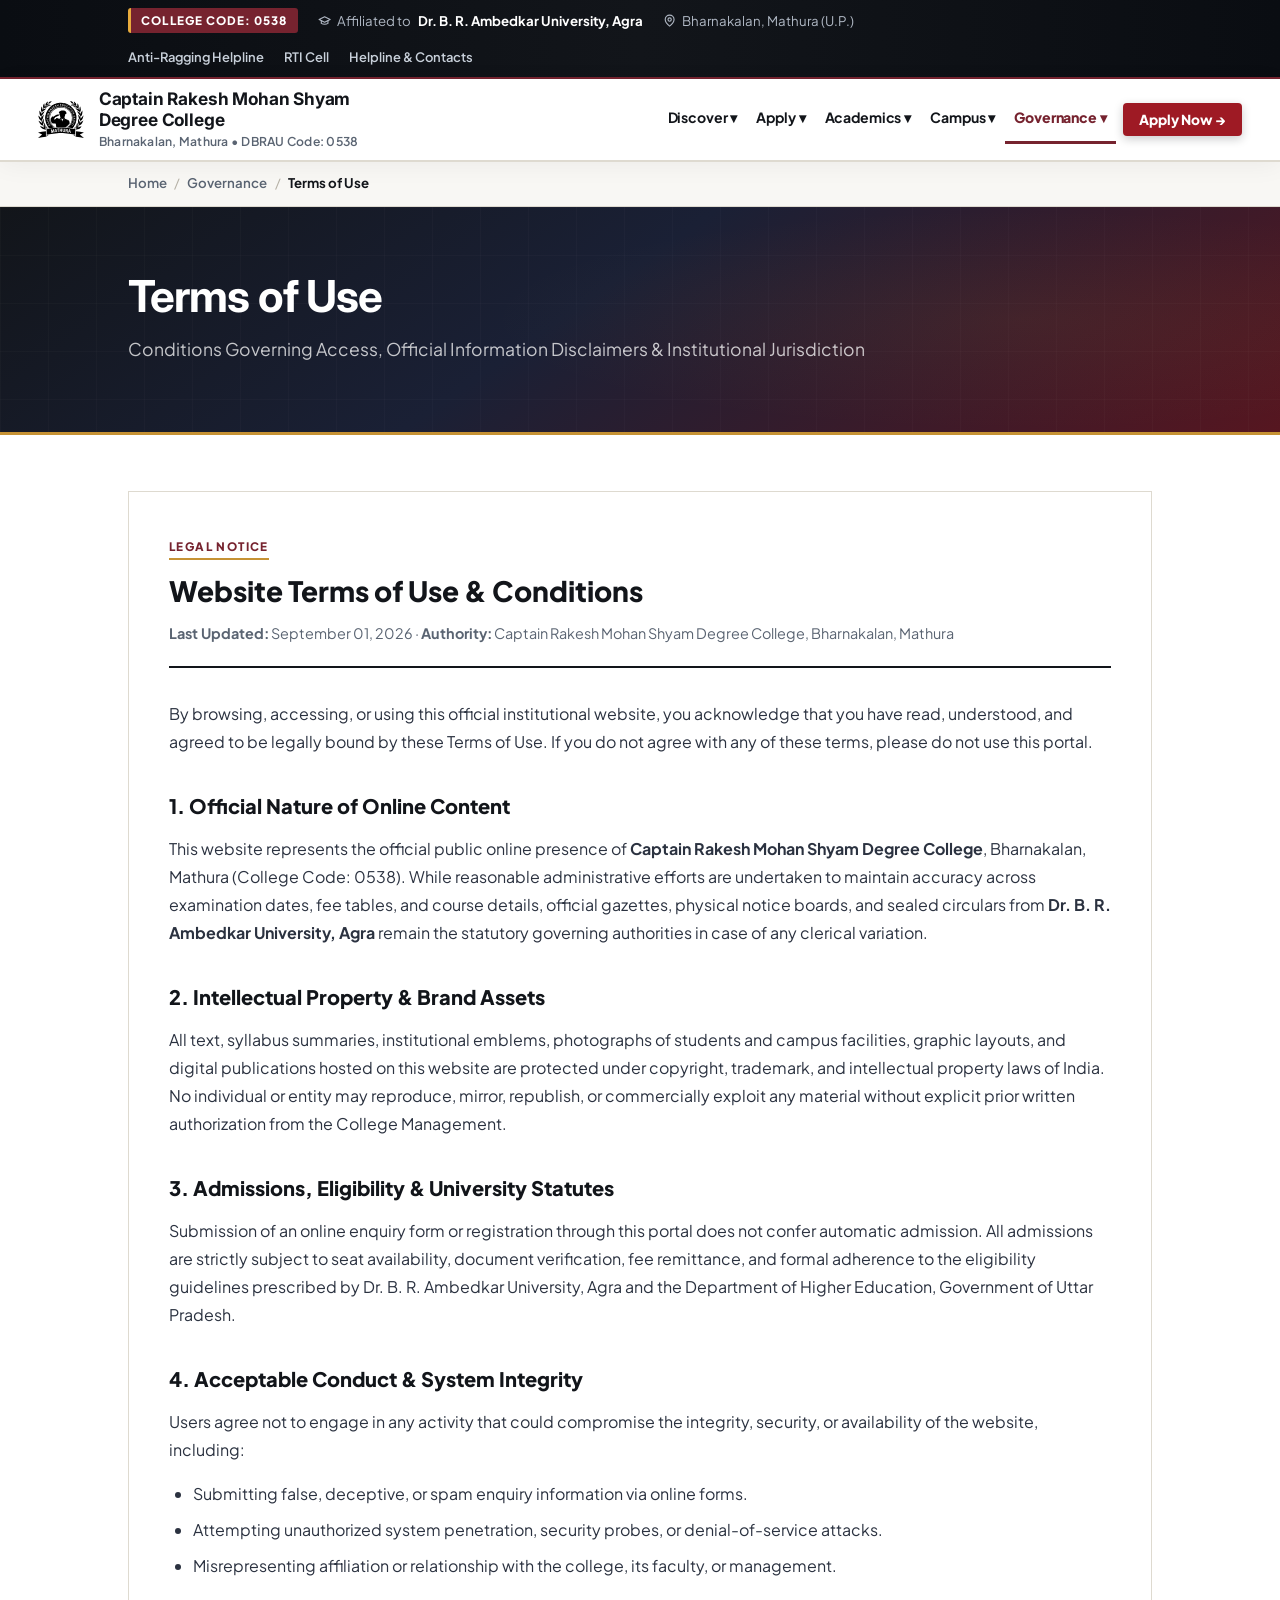
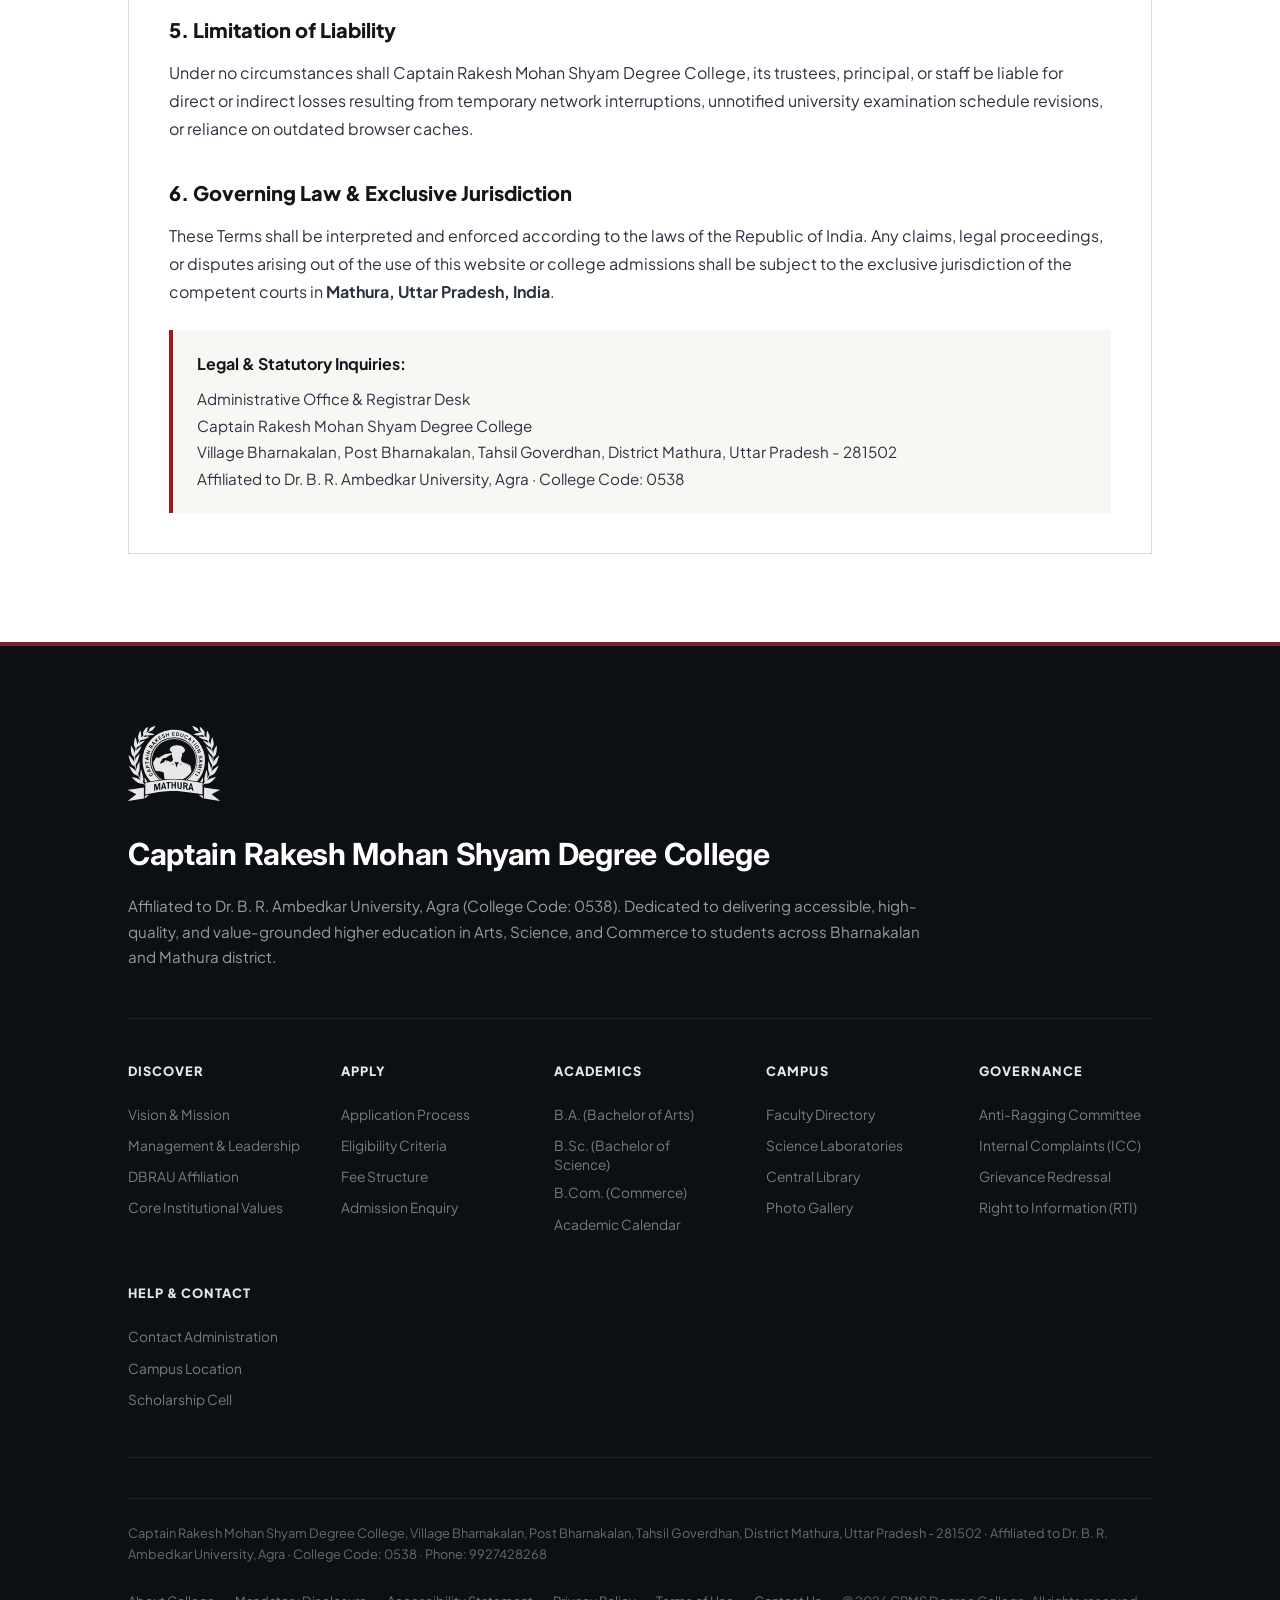
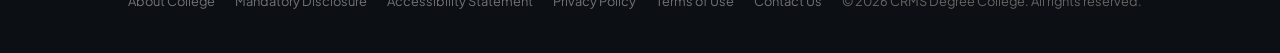
<file: terms.html>
<!DOCTYPE html>
<html lang="en">
<head>
  <meta charset="UTF-8">
  <meta name="viewport" content="width=device-width, initial-scale=1.0">
  <meta name="description" content="Terms of Use for the official website of Captain Rakesh Mohan Shyam Degree College, Bharnakalan, Mathura. Conditions governing access and digital services.">
  <title>Terms of Use | Captain Rakesh Mohan Shyam Degree College</title>
  <link rel="icon" type="image/svg+xml" href="Captain.Rakesh-education-samiti.Black%201.svg">
  <link rel="preconnect" href="https://fonts.googleapis.com">
  <link rel="preconnect" href="https://fonts.gstatic.com" crossorigin>
  <link href="https://fonts.googleapis.com/css2?family=Inter:ital,wght@0,400;0,600;0,700;0,800;0,900;1,400;1,700&family=Plus+Jakarta+Sans:wght@400;500;600;700;800&family=Dancing+Script:wght@400..700&display=swap" rel="stylesheet">
  <link rel="stylesheet" href="style.css">
</head>
<body class="theme--governance">

  <!-- Accessibility Skip Link -->
  <a href="#main-landmark" class="skip-to-content">Skip to content ↓</a>

  <!-- Top Utility Bar -->
  <div class="top-bar">
    <div class="top-bar-inner">
      <div class="top-bar-left">
        <span class="top-item"><span class="code-pill">COLLEGE CODE: 0538</span></span>
        <span class="top-item"><svg class="icon" aria-hidden="true" viewBox="0 0 24 24"><path d="M22 10 12 5 2 10l10 5 10-5Z"/><path d="M6 12v5c3 2 9 2 12 0v-5"/></svg> Affiliated to <strong>Dr. B. R. Ambedkar University, Agra</strong></span>
        <span class="top-item"><svg class="icon" aria-hidden="true" viewBox="0 0 24 24"><path d="M20 10c0 6-8 12-8 12s-8-6-8-12a8 8 0 0 1 16 0Z"/><circle cx="12" cy="10" r="3"/></svg> Bharnakalan, Mathura (U.P.)</span>
      </div>
      <div class="top-bar-right">
        <a href="committees.html#anti-ragging" class="top-link">Anti-Ragging Helpline</a>
        <a href="committees.html#rti" class="top-link">RTI Cell</a>
        <a href="contact.html" class="top-link">Helpline & Contacts</a>
      </div>
    </div>
  </div>

  <!-- MIT Admissions Style Header & Navigation -->
  <header class="site-header">
    <div class="site-nav-mod">
      <nav class="site-nav" aria-label="Primary Navigation">
        <div class="site-nav--width">

          <div class="site-nav__name">
            <a class="site-nav__name-link" href="index.html" rel="home" aria-label="College Home">
              <img src="Captain.Rakesh-education-samiti.Black%201.svg" alt="Captain Rakesh Education Samiti Emblem" class="brand-logo" width="46" height="46">
              <div class="site-nav__brand-info">
                <span class="site-nav__brand-title">Captain Rakesh Mohan Shyam Degree College</span>
                <span class="site-nav__brand-meta">Bharnakalan, Mathura • DBRAU Code: 0538</span>
              </div>
            </a>
          </div>

          <div class="site-nav__menu-button">
            <button class="site-nav__menu-trigger js-nav-trigger" aria-label="Toggle Navigation Menu" aria-expanded="false"><svg class="icon-burger" aria-hidden="true" viewBox="0 0 24 24"><path class="burger-open" d="M4 6h16M4 12h16M4 18h16"/><path class="burger-close" d="M6 6l12 12M18 6 6 18"/></svg></button>
          </div>

          <ul class="site-nav__links" id="mainNav">
            <li class="site-nav__link-item theme--discover">
              <a class="site-nav__link" href="about.html">Discover ▾</a>
              <ul class="site-nav__sub-nav-list">
                <li class="site-nav__sub-nav-item"><a class="site-nav__sub-nav-link" href="about.html#overview">Vision & Mission</a></li>
                <li class="site-nav__sub-nav-item"><a class="site-nav__sub-nav-link" href="about.html#leadership">Management & Leadership</a></li>
                <li class="site-nav__sub-nav-item"><a class="site-nav__sub-nav-link" href="about.html#approvals">DBRAU Affiliation & Code 0538</a></li>
                <li class="site-nav__sub-nav-item"><a class="site-nav__sub-nav-link" href="facilities.html">Campus Life & Grounds</a></li>
              </ul>
            </li>

            <li class="site-nav__link-item theme--apply">
              <a class="site-nav__link" href="admissions.html">Apply ▾</a>
              <ul class="site-nav__sub-nav-list">
                <li class="site-nav__sub-nav-item"><a class="site-nav__sub-nav-link" href="admissions.html#process">Understanding the Process</a></li>
                <li class="site-nav__sub-nav-item"><a class="site-nav__sub-nav-link" href="admissions.html#eligibility">Eligibility Requirements</a></li>
                <li class="site-nav__sub-nav-item"><a class="site-nav__sub-nav-link" href="admissions.html#fees">Tuition & Fee Structure</a></li>
                <li class="site-nav__sub-nav-item"><a class="site-nav__sub-nav-link" href="admissions.html#enquiry">Online Enquiry Form</a></li>
              </ul>
            </li>

            <li class="site-nav__link-item theme--academics">
              <a class="site-nav__link" href="academics.html">Academics ▾</a>
              <ul class="site-nav__sub-nav-list">
                <li class="site-nav__sub-nav-item"><a class="site-nav__sub-nav-link" href="academics.html#courses">Undergraduate Degrees</a></li>
                <li class="site-nav__sub-nav-item"><a class="site-nav__sub-nav-link" href="academics.html#departments">Academic Departments</a></li>
                <li class="site-nav__sub-nav-item"><a class="site-nav__sub-nav-link" href="faculty.html">Faculty Directory</a></li>
                <li class="site-nav__sub-nav-item"><a class="site-nav__sub-nav-link" href="academics.html#calendar">Academic Calendar</a></li>
              </ul>
            </li>

            <li class="site-nav__link-item theme--campus">
              <a class="site-nav__link" href="facilities.html">Campus ▾</a>
              <ul class="site-nav__sub-nav-list">
                <li class="site-nav__sub-nav-item"><a class="site-nav__sub-nav-link" href="facilities.html#labs">Science & Computer Labs</a></li>
                <li class="site-nav__sub-nav-item"><a class="site-nav__sub-nav-link" href="facilities.html#library">Central Library</a></li>
                <li class="site-nav__sub-nav-item"><a class="site-nav__sub-nav-link" href="facilities.html#sports">Sports Grounds</a></li>
                <li class="site-nav__sub-nav-item"><a class="site-nav__sub-nav-link" href="gallery.html">Photo & Media Gallery</a></li>
              </ul>
            </li>

            <li class="site-nav__link-item theme--governance">
              <a class="site-nav__link active" href="committees.html">Governance ▾</a>
              <ul class="site-nav__sub-nav-list">
                <li class="site-nav__sub-nav-item"><a class="site-nav__sub-nav-link" href="committees.html#anti-ragging">Anti-Ragging Committee</a></li>
                <li class="site-nav__sub-nav-item"><a class="site-nav__sub-nav-link" href="committees.html#icc">Internal Complaints (ICC)</a></li>
                <li class="site-nav__sub-nav-item"><a class="site-nav__sub-nav-link" href="committees.html#grievance">Grievance Redressal</a></li>
                <li class="site-nav__sub-nav-item"><a class="site-nav__sub-nav-link" href="committees.html#rti">Right to Information (RTI)</a></li>
                <li class="site-nav__sub-nav-item"><a class="site-nav__sub-nav-link" href="committees.html#code-of-conduct">Code of Conduct</a></li>
              </ul>
            </li>


            <li class="site-nav__link-item"><a class="site-nav__apply-btn" href="admissions.html">Apply Now →</a></li>
          </ul>

        </div>
      </nav>
    </div>

  </header>

  <!-- Breadcrumb Bar -->
  <nav class="breadcrumb-bar" aria-label="Breadcrumb">
    <div class="breadcrumb-container">
      <ol class="breadcrumb-list">
        <li class="breadcrumb-item"><a href="index.html">Home</a></li>
        <li class="breadcrumb-separator">/</li>
        <li class="breadcrumb-item"><a href="committees.html">Governance</a></li>
        <li class="breadcrumb-separator">/</li>
        <li class="breadcrumb-item active" aria-current="page">Terms of Use</li>
      </ol>
    </div>
  </nav>

  <!-- Page Hero -->
  <div class="page-hero">
    <div class="page-hero-container">
      <h1 class="page-hero-title">Terms of Use</h1>
      <p class="page-hero-sub">Conditions Governing Access, Official Information Disclaimers & Institutional Jurisdiction</p>
    </div>
  </div>

  <main class="main" id="main-landmark">
    <div class="section-container" style="padding: 3.5rem 0;">

      <div style="background-color: var(--mit-white); border: 1px solid var(--mit-border); padding: 2.5rem; margin-bottom: 2rem;">
        
        <div style="border-bottom: 2px solid var(--mit-black); padding-bottom: 1.25rem; margin-bottom: 2rem;">
          <span class="section-tag" style="margin-bottom: 0.5rem; display: inline-block;">Legal Notice</span>
          <h2 style="font-size: 1.75rem; font-weight: 800; color: var(--mit-black); margin-bottom: 0.5rem;">Website Terms of Use & Conditions</h2>
          <p style="font-size: 0.9rem; color: var(--mit-text-muted);">
            <strong>Last Updated:</strong> September 01, 2026 &middot; <strong>Authority:</strong> Captain Rakesh Mohan Shyam Degree College, Bharnakalan, Mathura
          </p>
        </div>

        <div style="font-size: 1rem; line-height: 1.75; color: var(--mit-text-body);">
          <p style="margin-bottom: 1.5rem;">
            By browsing, accessing, or using this official institutional website, you acknowledge that you have read, understood, and agreed to be legally bound by these Terms of Use. If you do not agree with any of these terms, please do not use this portal.
          </p>

          <h3 style="font-size: 1.25rem; font-weight: 800; color: var(--mit-black); margin: 2rem 0 0.75rem;">1. Official Nature of Online Content</h3>
          <p style="margin-bottom: 1.5rem;">
            This website represents the official public online presence of <strong>Captain Rakesh Mohan Shyam Degree College</strong>, Bharnakalan, Mathura (College Code: 0538). While reasonable administrative efforts are undertaken to maintain accuracy across examination dates, fee tables, and course details, official gazettes, physical notice boards, and sealed circulars from <strong>Dr. B. R. Ambedkar University, Agra</strong> remain the statutory governing authorities in case of any clerical variation.
          </p>

          <h3 style="font-size: 1.25rem; font-weight: 800; color: var(--mit-black); margin: 2rem 0 0.75rem;">2. Intellectual Property & Brand Assets</h3>
          <p style="margin-bottom: 1.5rem;">
            All text, syllabus summaries, institutional emblems, photographs of students and campus facilities, graphic layouts, and digital publications hosted on this website are protected under copyright, trademark, and intellectual property laws of India. No individual or entity may reproduce, mirror, republish, or commercially exploit any material without explicit prior written authorization from the College Management.
          </p>

          <h3 style="font-size: 1.25rem; font-weight: 800; color: var(--mit-black); margin: 2rem 0 0.75rem;">3. Admissions, Eligibility & University Statutes</h3>
          <p style="margin-bottom: 1.5rem;">
            Submission of an online enquiry form or registration through this portal does not confer automatic admission. All admissions are strictly subject to seat availability, document verification, fee remittance, and formal adherence to the eligibility guidelines prescribed by Dr. B. R. Ambedkar University, Agra and the Department of Higher Education, Government of Uttar Pradesh.
          </p>

          <h3 style="font-size: 1.25rem; font-weight: 800; color: var(--mit-black); margin: 2rem 0 0.75rem;">4. Acceptable Conduct & System Integrity</h3>
          <p style="margin-bottom: 1rem;">
            Users agree not to engage in any activity that could compromise the integrity, security, or availability of the website, including:
          </p>
          <ul style="margin-left: 1.5rem; margin-bottom: 1.5rem; list-style-type: disc;">
            <li style="margin-bottom: 0.5rem;">Submitting false, deceptive, or spam enquiry information via online forms.</li>
            <li style="margin-bottom: 0.5rem;">Attempting unauthorized system penetration, security probes, or denial-of-service attacks.</li>
            <li style="margin-bottom: 0.5rem;">Misrepresenting affiliation or relationship with the college, its faculty, or management.</li>
          </ul>

          <h3 style="font-size: 1.25rem; font-weight: 800; color: var(--mit-black); margin: 2rem 0 0.75rem;">5. Limitation of Liability</h3>
          <p style="margin-bottom: 1.5rem;">
            Under no circumstances shall Captain Rakesh Mohan Shyam Degree College, its trustees, principal, or staff be liable for direct or indirect losses resulting from temporary network interruptions, unnotified university examination schedule revisions, or reliance on outdated browser caches.
          </p>

          <h3 style="font-size: 1.25rem; font-weight: 800; color: var(--mit-black); margin: 2rem 0 0.75rem;">6. Governing Law & Exclusive Jurisdiction</h3>
          <p style="margin-bottom: 1.5rem;">
            These Terms shall be interpreted and enforced according to the laws of the Republic of India. Any claims, legal proceedings, or disputes arising out of the use of this website or college admissions shall be subject to the exclusive jurisdiction of the competent courts in <strong>Mathura, Uttar Pradesh, India</strong>.
          </p>

          <div style="background-color: var(--mit-eggshell); border-left: 4px solid var(--mit-red); padding: 1.25rem 1.5rem; margin-top: 1rem;">
            <p style="margin: 0 0 0.5rem; font-weight: 700; color: var(--mit-black);">Legal & Statutory Inquiries:</p>
            <p style="margin: 0; font-size: 0.95rem; color: var(--mit-text-body);">
              Administrative Office & Registrar Desk<br>
              Captain Rakesh Mohan Shyam Degree College<br>
              Village Bharnakalan, Post Bharnakalan, Tahsil Goverdhan, District Mathura, Uttar Pradesh - 281502<br>
              Affiliated to Dr. B. R. Ambedkar University, Agra &middot; College Code: 0538
            </p>
          </div>

        </div>
      </div>

    </div>
  </main>

  <!-- MIT Admissions Signature Footer -->
  <div class="site-footer-mod">
    <footer class="site-footer">
      <div class="site-footer__dome-badge">
        <img src="Captain.Rakesh-education-samiti.Black%201.svg" alt="" class="site-footer__dome-img">
      </div>
      <a class="site-footer__name-link" href="index.html">Captain Rakesh Mohan Shyam Degree College</a>
      <p class="site-footer__text">
        Affiliated to Dr. B. R. Ambedkar University, Agra (College Code: 0538). Dedicated to delivering accessible, high-quality, and value-grounded higher education in Arts, Science, and Commerce to students across Bharnakalan and Mathura district.
      </p>

      <div class="site-footer__links-mod">
        <dl class="site-footer__links">
          <dt class="site-footer__item-label"><a class="site-footer__label-link" href="about.html">Discover</a></dt>
          <dd class="site-footer__item"><a class="site-footer__link" href="about.html#overview">Vision & Mission</a></dd>
          <dd class="site-footer__item"><a class="site-footer__link" href="about.html#leadership">Management & Leadership</a></dd>
          <dd class="site-footer__item"><a class="site-footer__link" href="about.html#approvals">DBRAU Affiliation</a></dd>
          <dd class="site-footer__item"><a class="site-footer__link" href="about.html#values">Core Institutional Values</a></dd>
        </dl>

        <dl class="site-footer__links">
          <dt class="site-footer__item-label"><a class="site-footer__label-link" href="admissions.html">Apply</a></dt>
          <dd class="site-footer__item"><a class="site-footer__link" href="admissions.html#process">Application Process</a></dd>
          <dd class="site-footer__item"><a class="site-footer__link" href="admissions.html#eligibility">Eligibility Criteria</a></dd>
          <dd class="site-footer__item"><a class="site-footer__link" href="admissions.html#fees">Fee Structure</a></dd>
          <dd class="site-footer__item"><a class="site-footer__link" href="admissions.html#enquiry">Admission Enquiry</a></dd>
        </dl>

        <dl class="site-footer__links">
          <dt class="site-footer__item-label"><a class="site-footer__label-link" href="academics.html">Academics</a></dt>
          <dd class="site-footer__item"><a class="site-footer__link" href="academics.html#courses">B.A. (Bachelor of Arts)</a></dd>
          <dd class="site-footer__item"><a class="site-footer__link" href="academics.html#courses">B.Sc. (Bachelor of Science)</a></dd>
          <dd class="site-footer__item"><a class="site-footer__link" href="academics.html#courses">B.Com. (Commerce)</a></dd>
          <dd class="site-footer__item"><a class="site-footer__link" href="academics.html#calendar">Academic Calendar</a></dd>
        </dl>

        <dl class="site-footer__links">
          <dt class="site-footer__item-label"><a class="site-footer__label-link" href="facilities.html">Campus</a></dt>
          <dd class="site-footer__item"><a class="site-footer__link" href="faculty.html">Faculty Directory</a></dd>
          <dd class="site-footer__item"><a class="site-footer__link" href="facilities.html#labs">Science Laboratories</a></dd>
          <dd class="site-footer__item"><a class="site-footer__link" href="facilities.html#library">Central Library</a></dd>
          <dd class="site-footer__item"><a class="site-footer__link" href="gallery.html">Photo Gallery</a></dd>
        </dl>

        <dl class="site-footer__links">
          <dt class="site-footer__item-label"><a class="site-footer__label-link" href="committees.html">Governance</a></dt>
          <dd class="site-footer__item"><a class="site-footer__link" href="committees.html#anti-ragging">Anti-Ragging Committee</a></dd>
          <dd class="site-footer__item"><a class="site-footer__link" href="committees.html#icc">Internal Complaints (ICC)</a></dd>
          <dd class="site-footer__item"><a class="site-footer__link" href="committees.html#grievance">Grievance Redressal</a></dd>
          <dd class="site-footer__item"><a class="site-footer__link" href="committees.html#rti">Right to Information (RTI)</a></dd>
        </dl>

        <dl class="site-footer__links">
          <dt class="site-footer__item-label"><a class="site-footer__label-link" href="contact.html">Help & Contact</a></dt>
          <dd class="site-footer__item"><a class="site-footer__link" href="contact.html">Contact Administration</a></dd>
          <dd class="site-footer__item"><a class="site-footer__link" href="contact.html#location">Campus Location</a></dd>
          <dd class="site-footer__item"><a class="site-footer__link" href="admissions.html#scholarship">Scholarship Cell</a></dd>
        </dl>
      </div>

      <div class="site-footer__utility">
        <div class="site-footer__utility-item--address">
          Captain Rakesh Mohan Shyam Degree College, Village Bharnakalan, Post Bharnakalan, Tahsil Goverdhan, District Mathura, Uttar Pradesh - 281502 &middot; Affiliated to Dr. B. R. Ambedkar University, Agra &middot; College Code: 0538 &middot; Phone: 9927428268
        </div>
        <ul class="site-footer__utility-list">
          <li><a class="site-footer__utility-link" href="about.html">About College</a></li>
          <li><a class="site-footer__utility-link" href="committees.html#code-of-conduct">Mandatory Disclosure</a></li>
          <li><a class="site-footer__utility-link" href="accessibility.html">Accessibility Statement</a></li>
          <li><a class="site-footer__utility-link" href="privacy.html">Privacy Policy</a></li>
          <li><a class="site-footer__utility-link" href="terms.html">Terms of Use</a></li>
          <li><a class="site-footer__utility-link" href="contact.html">Contact Us</a></li>
          <li><span style="color: #666666;">© <span class="current-year">2026</span> CRMS Degree College. All rights reserved.</span></li>
        </ul>
      </div>
    </footer>
  </div>

  <script src="script.js"></script>
</body>
</html>
</file>
<file: style.css>
/* ==========================================================================
   Captain Rakesh Mohan Shyam Degree College — Official Website Stylesheet v2
   Aesthetic: UChicago (uchicago.edu) + University of Phoenix (phoenix.edu)
   Layout: Expansive 80vw Canvas | College Code: 0538 | DBRAU Agra
   ========================================================================== */

/* --------------------------------------------------------------------------
   1. Design Tokens
   -------------------------------------------------------------------------- */
:root {
  --color-maroon:        #76232f;
  --color-maroon-dark:   #561620;
  --color-maroon-deep:   #3d0d14;
  --color-crimson:       #9e1a24;
  --color-crimson-hover: #b51f2b;
  --color-crimson-light: #fdf2f3;
  --color-gold:          #c69234;
  --color-gold-dark:     #9e7223;
  --color-gold-light:    #fef9ed;
  --color-gold-bright:   #e8ab3c;
  --color-dark:          #12151a;
  --hero-ink:            #12060a;
  --hero-mid:            #3d0f19;
  --hero-red:            #66172a;
  --color-dark-alt:      #1c2129;
  --color-text-main:     #1c2129;
  --color-text-body:     #2b3240;
  --color-text-muted:    #5a6472;
  --color-text-subtle:   #626d7c;
  --color-bg-page:       #ffffff;
  --color-bg-stone:      #f8f7f4;
  --color-bg-warm:       #f4f2ec;
  --color-bg-slate:      #0c0f14;
  --color-border:        #dedad0;
  --color-border-md:     #ccc7bc;
  --color-border-dark:   #b5b0a5;
  --shadow-card:  0 2px 12px rgba(18,21,26,.06);
  --shadow-hover: 0 16px 40px rgba(18,21,26,.16);
  --shadow-lg:    0 24px 60px rgba(18,21,26,.12);
  --theme-discover:   #76232f;
  --theme-apply:      #9e1a24;
  --theme-academics:  #1f5f3e;
  --theme-campus:     #a8581d;
  --theme-governance: #4a3869;
  --color-success:     #197a44;
  --color-warning:     #9e640b;
  --color-danger:      #b32121;
  --color-danger-bg:   #fdf2f2;
  --color-card-shadow: var(--shadow-card);
  --color-placeholder: #b45309;
  /* Legacy aliases: used by inline styles in the page markup */
  --mit-black:      var(--color-dark);
  --mit-red:        var(--color-crimson);
  --mit-text-body:  var(--color-text-body);
  --mit-text-muted: var(--color-text-muted);
  --mit-border:     var(--color-border);
  --mit-eggshell:   var(--color-bg-stone);
  --mit-bg-warm:    var(--color-bg-warm);
  --mit-white:      #ffffff;
  --font-script: 'Dancing Script','Segoe Script','Brush Script MT',cursive;
  --font-display: 'Inter','Plus Jakarta Sans',system-ui,-apple-system,'Segoe UI',sans-serif;
  --font-sans:  'Plus Jakarta Sans','Inter',-apple-system,BlinkMacSystemFont,"Segoe UI",Roboto,sans-serif;
  --font-mono:  ui-monospace,SFMono-Regular,Menlo,Monaco,Consolas,monospace;
  --canvas-width:  80vw;
  --canvas-max:    1560px;
  --max-width:     min(80vw, 1560px);
  --site-width:    min(80vw, 1560px);
  --header-height: 78px;
  --ease-spring: cubic-bezier(0.16, 1, 0.3, 1);
  --ease-out:    cubic-bezier(0.22, 1, 0.36, 1);
  --transition:      all 0.24s var(--ease-spring);
  --transition-fast: all 0.15s ease;
}

/* --------------------------------------------------------------------------
   2. Base & Reset
   -------------------------------------------------------------------------- */
*, *::before, *::after { box-sizing: border-box; margin: 0; padding: 0; }

html {
  font-size: 16px;
  scroll-behavior: smooth;
  scroll-padding-top: 94px;
  -webkit-text-size-adjust: 100%;
}

body {
  font-family: var(--font-sans);
  background-color: var(--color-bg-page);
  color: var(--color-text-body);
  line-height: 1.65;
  min-height: 100vh;
  display: flex;
  flex-direction: column;
  -webkit-font-smoothing: antialiased;
  -moz-osx-font-smoothing: grayscale;
}

img { max-width: 100%; height: auto; display: block; }

a {
  color: var(--color-maroon);
  text-decoration: underline;
  text-underline-offset: 3px;
  transition: var(--transition-fast);
}
a:hover { color: var(--color-crimson); }

/* Skip Link */
.skip-to-content, .skip-link {
  position: absolute;
  top: -120px;
  left: 2rem;
  background: var(--color-dark);
  color: #fff;
  padding: 0.85rem 1.6rem;
  font-weight: 700;
  font-size: 0.95rem;
  z-index: 99999;
  text-decoration: none;
  border-radius: 0 0 6px 6px;
  box-shadow: 0 4px 15px rgba(0,0,0,.3);
  transition: top 0.2s ease;
}
.skip-to-content:focus, .skip-link:focus { top: 0; outline: 3px solid var(--color-gold); }

.visually-hidden {
  position: absolute; width: 1px; height: 1px;
  margin: -1px; padding: 0; overflow: hidden;
  clip: rect(0,0,0,0); border: 0;
}

/* --------------------------------------------------------------------------
   3. 80vw Container System
   -------------------------------------------------------------------------- */
.top-bar-inner, .site-nav--width, .header-container, .breadcrumb-container,
.page-hero-container, .section-container, .hp-outer, .map-block, .site-footer {
  width: min(80vw, 1560px);
  max-width: min(80vw, 1560px);
  margin-left: auto;
  margin-right: auto;
}
@media (max-width: 1200px) {
  .top-bar-inner, .site-nav--width, .header-container, .breadcrumb-container,
  .page-hero-container, .section-container, .hp-outer, .map-block, .site-footer {
    width: 90vw; max-width: 90vw;
  }
}
@media (max-width: 768px) {
  .top-bar-inner, .site-nav--width, .header-container, .breadcrumb-container,
  .page-hero-container, .section-container, .hp-outer, .map-block, .site-footer {
    width: 94vw; max-width: 94vw;
  }
}

/* --------------------------------------------------------------------------
   4. Top Utility Bar
   -------------------------------------------------------------------------- */
.top-bar {
  background: linear-gradient(90deg, #0a0d12 0%, #12151a 50%, #0a0d12 100%);
  color: #fff;
  font-size: 0.83rem;
  padding: 0.48rem 0;
  border-bottom: 2px solid var(--color-maroon);
}
.top-bar-inner {
  display: flex; align-items: center; justify-content: space-between;
  flex-wrap: wrap; gap: 0.75rem;
}
.top-bar-left, .top-bar-right {
  display: flex; align-items: center; flex-wrap: wrap; gap: 1.25rem;
}
/* Inline line icons (authored SVG, inherit text colour) */
.icon {
  width: 1em; height: 1em; flex-shrink: 0;
  fill: none; stroke: currentColor; stroke-width: 2;
  stroke-linecap: round; stroke-linejoin: round;
  vertical-align: -0.14em; margin-right: 0.4em;
}
.top-item .icon { margin-right: 0; }

.top-item { display: inline-flex; align-items: center; gap: 0.4rem; color: #b0b8c4; }
.top-item strong { color: #fff; }

.code-pill {
  background: var(--color-maroon);
  color: #fff;
  font-weight: 800;
  font-size: 0.73rem;
  padding: 0.2rem 0.65rem;
  border-radius: 3px;
  letter-spacing: 0.09em;
  border-left: 3px solid var(--color-gold-bright);
}

.top-link {
  display: inline-flex; align-items: center; min-height: 24px;
  color: #c8d0da;
  text-decoration: none;
  font-size: 0.81rem;
  font-weight: 600;
  transition: color 0.15s;
}
.top-link:hover { color: var(--color-gold-bright); text-decoration: underline; }

/* --------------------------------------------------------------------------
   5. Sticky Navigation Header
   -------------------------------------------------------------------------- */
.site-header {
  position: sticky;
  top: 0;
  z-index: 1000;
  background: rgba(255,255,255,0.97);
  backdrop-filter: blur(12px) saturate(180%);
  -webkit-backdrop-filter: blur(12px) saturate(180%);
  border-bottom: 1px solid var(--color-border);
  box-shadow: 0 1px 0 var(--color-border), 0 4px 24px rgba(18,21,26,.05);
  transition: box-shadow 0.3s ease;
}
.site-header.scrolled { box-shadow: 0 2px 20px rgba(18,21,26,.1); }
.site-nav-mod, .site-nav { background: transparent; }
.site-nav--width {
  display: flex; align-items: center; justify-content: space-between;
  min-height: var(--header-height); padding: 0.55rem 0; gap: 1rem;
}

/* Brand */
.site-nav__name { display: flex; align-items: center; flex-shrink: 0; }
.site-nav__name-link {
  display: flex; align-items: center; gap: 0.9rem;
  text-decoration: none; color: var(--color-dark);
}
.site-nav__name-link:hover { text-decoration: none; }

.brand-logo { width: 46px; height: 46px; object-fit: contain; flex-shrink: 0; }

.site-nav__brand-info { display: flex; flex-direction: column; }
.site-nav__brand-title {
  font-family: var(--font-display);
  font-size: 1.08rem;
  font-weight: 700;
  color: var(--color-dark);
  letter-spacing: -0.01em;
  line-height: 1.25;
}
.site-nav__brand-meta {
  font-size: 0.76rem;
  font-weight: 600;
  color: var(--color-text-muted);
  letter-spacing: 0.02em;
}

/* Nav Links */
.site-nav__links {
  display: flex; align-items: center; list-style: none; gap: 0;
}
.site-nav__link-item { position: relative; }
.site-nav__link {
  display: inline-block;
  padding: 0.7rem 0.85rem;
  font-size: 0.92rem;
  font-weight: 700;
  color: var(--color-dark);
  text-decoration: none;
  letter-spacing: -0.01em;
  transition: color 0.15s;
  border-bottom: 3px solid transparent;
  white-space: nowrap;
}
.site-nav__link:hover, .site-nav__link:focus {
  color: var(--color-maroon);
  border-bottom-color: var(--color-maroon);
  text-decoration: none;
}
.site-nav__link.active {
  color: var(--color-maroon);
  border-bottom-color: var(--color-maroon);
  font-weight: 800;
}

/* Dropdown */
.site-nav__sub-nav-list {
  display: none;
  position: absolute;
  top: calc(100% + 2px);
  left: 0;
  min-width: 265px;
  background: #fff;
  border: 1px solid var(--color-border);
  border-top: 3px solid var(--color-maroon);
  box-shadow: 0 12px 40px rgba(0,0,0,.13);
  list-style: none;
  padding: 0.5rem 0;
  z-index: 1010;
  border-radius: 0 0 6px 6px;
  animation: dropIn 0.18s var(--ease-out);
}
@keyframes dropIn {
  from { opacity: 0; transform: translateY(-6px); }
  to   { opacity: 1; transform: translateY(0); }
}
.site-nav__link-item:hover .site-nav__sub-nav-list,
.site-nav__link-item:focus-within .site-nav__sub-nav-list { display: block; }

.site-nav__sub-nav-link {
  display: block;
  padding: 0.6rem 1.2rem;
  font-size: 0.875rem;
  font-weight: 600;
  color: var(--color-text-main);
  text-decoration: none;
  transition: background 0.12s, color 0.12s, padding-left 0.12s;
  border-left: 3px solid transparent;
}
.site-nav__sub-nav-link:hover {
  background: var(--color-bg-stone);
  color: var(--color-maroon);
  border-left-color: var(--color-maroon);
  padding-left: 1.4rem;
  text-decoration: none;
}

.site-nav__apply-btn {
  background: var(--color-crimson);
  color: #fff !important;
  font-weight: 800;
  font-size: 0.86rem;
  padding: 0.55rem 1.2rem;
  border-radius: 4px;
  margin-left: 0.7rem;
  text-decoration: none !important;
  border-bottom: none !important;
  box-shadow: 0 3px 10px rgba(18,21,26,.22);
  transition: var(--transition);
  white-space: nowrap;
}
.site-nav__apply-btn:hover {
  background: var(--color-crimson-hover);
  box-shadow: 0 6px 20px rgba(18,21,26,.3);
  transform: translateY(-2px);
  color: #fff !important;
}

/* Mid-width desktops: give the bar more room and tighten it so it never
   overflows the viewport. Below 1280px it collapses to the menu button. */
@media (min-width: 1280px) and (max-width: 1600px) {
  .site-nav--width { width: 94vw; max-width: 94vw; }
  .site-nav__brand-info { max-width: 19rem; }
  .site-nav__link { padding-left: 0.6rem; padding-right: 0.6rem; font-size: 0.88rem; }
  .site-nav__apply-btn { margin-left: 0.4rem; padding: 0.5rem 1rem; }
}
.site-nav__name { min-width: 0; }

.site-nav__menu-button { display: none; align-items: center; gap: 0.5rem; }
.site-nav__menu-trigger {
  display: inline-flex; align-items: center; justify-content: center;
  width: 44px; height: 44px; padding: 0;
  background: transparent; color: var(--color-dark);
  border: none; border-radius: 4px;
  cursor: pointer; transition: color 0.15s;
}
.site-nav__menu-trigger:hover { color: var(--color-maroon); }
.icon-burger { width: 24px; height: 24px; fill: none; stroke: currentColor; stroke-width: 2; stroke-linecap: round; }
.icon-burger .burger-close { display: none; }
.site-nav__menu-trigger[aria-expanded="true"] .burger-open { display: none; }
.site-nav__menu-trigger[aria-expanded="true"] .burger-close { display: inline; }

/* --------------------------------------------------------------------------
   8. Simpler Hero Section — Campus Image & UChicago / Phoenix Presence
   -------------------------------------------------------------------------- */
.hero {
  position: relative;
  background: var(--hero-ink);
  color: #ffffff;
  padding: 5rem 0 5.5rem;
  overflow: hidden;
  border-bottom: 3px solid var(--color-gold);
}

/* Hero artwork: supplied image */
.hero::before {
  content: '';
  position: absolute; inset: 0;
  background: url("images/hero-bg.webp") center / cover no-repeat;
  pointer-events: none;
  z-index: 0;
}
/* Soft scrim keeps the headline readable on any crop */
.hero::after {
  content: '';
  position: absolute; inset: 0;
  background: linear-gradient(90deg, rgba(18, 6, 10, 0.62) 0%, rgba(18, 6, 10, 0.3) 45%, rgba(18, 6, 10, 0) 80%);
  pointer-events: none;
  z-index: 1;
}

.hero-container {
  position: relative;
  z-index: 2;
  width: min(80vw, 1560px);
  max-width: min(80vw, 1560px);
  margin: 0 auto;
  display: grid;
  grid-template-columns: minmax(0, 1.3fr) minmax(0, 0.9fr);
  align-items: center;
  gap: 4rem;
}

.hero-content {
  display: flex;
  flex-direction: column;
}

.hero-emblem {
  justify-self: center;
  width: min(100%, 22rem);
}
.hero-emblem img { width: 100%; height: auto; display: block; filter: invert(1) drop-shadow(0 4px 18px rgba(0, 0, 0, 0.35)); }

.hero-title {
  font-family: var(--font-display);
  font-size: 3.3rem;
  line-height: 1.15;
  font-weight: 700;
  color: #ffffff;
  letter-spacing: -0.025em;
  margin-bottom: 1.35rem;
}

/* Keep "Shyam Degree College" together so the highlight never sits alone on a line */
.hero-title__tail { white-space: nowrap; }

.hero-title .highlight {
  color: var(--color-gold-bright);
  font-family: var(--font-script);
  font-style: normal; font-weight: 700;
  font-size: 1.1em;
  letter-spacing: 0;
}

.hero-subtitle {
  font-size: 1.12rem;
  line-height: 1.75;
  color: rgba(255, 255, 255, 0.88);
  margin-bottom: 2.25rem;
  max-width: 640px;
}

.hero-actions {
  display: flex;
  align-items: center;
  flex-wrap: wrap;
  gap: 1rem;
}

/* Key Institutional Facts Card (Simpler, Like Before) */
/* Buttons */
.hp-btn {
  display: inline-flex; align-items: center; justify-content: center;
  gap: 0.4rem; padding: 0.85rem 1.6rem;
  font-size: 0.93rem; font-weight: 800; letter-spacing: -0.01em;
  text-decoration: none; border-radius: 4px; cursor: pointer;
  transition: var(--transition); white-space: nowrap;
}
.hp-btn--primary {
  background: var(--color-gold);
  color: var(--color-dark) !important;
  border: 2px solid var(--color-gold);
  box-shadow: 0 4px 16px rgba(0,0,0,.35);
}
.hp-btn--primary:hover {
  background: var(--color-gold-bright); border-color: var(--color-gold-bright);
  text-decoration: none; transform: translateY(-2px);
  box-shadow: 0 8px 24px rgba(0,0,0,.45);
  color: var(--color-dark) !important;
}
.hp-btn--secondary {
  background: rgba(255,255,255,.1); color: #fff !important;
  border: 2px solid rgba(255,255,255,.35); backdrop-filter: blur(8px);
}
.hp-btn--secondary:hover {
  background: rgba(255,255,255,.2); border-color: rgba(255,255,255,.6);
  text-decoration: none; color: #fff !important; transform: translateY(-2px);
}
.hp-btn--outline {
  background: transparent; color: rgba(255,255,255,.75) !important;
  border: 2px solid rgba(255,255,255,.25); font-size: 0.88rem;
}
.hp-btn--outline:hover { border-color: rgba(255,255,255,.6); color: #fff !important; text-decoration: none; }

/* --------------------------------------------------------------------------
   9. Stats Strip
   -------------------------------------------------------------------------- */
.stats-strip {
  background: var(--color-bg-stone);
  border-top: 1px solid var(--color-border);
  border-bottom: 1px solid var(--color-border);
  padding: 3rem 0;
  margin-bottom: 5rem;
}
.stats-grid {
  display: grid; grid-template-columns: repeat(4, minmax(0, 1fr)); gap: 0;
  width: min(80vw, 1560px); max-width: min(80vw, 1560px); margin: 0 auto;
}
.stat-card {
  text-align: center; padding: 1.75rem 2rem;
  border-right: 1px solid var(--color-border-md);
  transition: background 0.2s;
}
.stat-card:last-child { border-right: none; }
.stat-card:hover { background: var(--color-bg-warm); }
.stat-number {
  font-family: var(--font-display); font-size: 2.6rem; font-weight: 900;
  color: var(--color-maroon); line-height: 1.1; margin-bottom: 0.4rem; letter-spacing: -0.03em;
}
.stat-label { font-size: 0.92rem; font-weight: 800; color: var(--color-dark); margin-bottom: 0.3rem; }
.stat-sub { font-size: 0.8rem; color: var(--color-text-muted); line-height: 1.45; }

/* --------------------------------------------------------------------------
   10. Programs Section
   -------------------------------------------------------------------------- */
.programs-section { padding: 0 0 5rem; }
.programs-grid {
  display: grid; grid-template-columns: repeat(3, 1fr); gap: 1.75rem;
  margin-top: 2.5rem;
  width: min(80vw, 1560px); max-width: min(80vw, 1560px);
  margin-left: auto; margin-right: auto;
}
.degree-card {
  background: #fff; border: 1px solid var(--color-border);
  border-radius: 8px; box-shadow: var(--shadow-card);
  display: flex; flex-direction: column;
  transition: var(--transition); position: relative; overflow: hidden;
}
.degree-card::before {
  content: ''; display: block; height: 4px;
  background: linear-gradient(90deg, var(--color-maroon), var(--color-gold));
  transition: height 0.3s var(--ease-spring);
}
.degree-card:hover { transform: translateY(-6px); box-shadow: var(--shadow-hover); }
.degree-card:hover::before { height: 6px; }
.degree-card__header { padding: 1.75rem 2rem 1.25rem; border-bottom: 1px solid var(--color-border); }
.degree-badge {
  display: inline-block; background: var(--color-crimson-light);
  color: var(--color-maroon); font-weight: 800; font-size: 0.7rem;
  text-transform: uppercase; letter-spacing: 0.09em;
  padding: 0.22rem 0.6rem; border-radius: 3px; margin-bottom: 0.8rem;
}
.degree-title { font-family: var(--font-display); font-size: 1.5rem; font-weight: 700; color: var(--color-dark); line-height: 1.25; margin-bottom: 0.5rem; }
.degree-meta { font-size: 0.82rem; color: var(--color-text-muted); font-weight: 600; }
.degree-card__body { padding: 1.5rem 2rem; flex: 1; }
.degree-description { font-size: 0.92rem; line-height: 1.65; color: var(--color-text-body); margin-bottom: 1.25rem; }
.degree-subjects-label { font-size: 0.74rem; font-weight: 800; text-transform: uppercase; color: var(--color-text-subtle); letter-spacing: 0.07em; margin-bottom: 0.55rem; }
.degree-subjects { display: flex; flex-wrap: wrap; gap: 0.4rem; }
.degree-subject-pill {
  background: var(--color-bg-stone); color: var(--color-text-body);
  font-size: 0.76rem; font-weight: 600; padding: 0.22rem 0.6rem;
  border-radius: 20px; border: 1px solid var(--color-border-md);
  transition: var(--transition-fast);
}
.degree-subject-pill:hover { background: var(--color-crimson-light); border-color: var(--color-maroon); color: var(--color-maroon); }
.degree-card__footer {
  padding: 1.25rem 2rem 1.75rem; border-top: 1px solid var(--color-border);
  background: var(--color-bg-stone);
  display: flex; align-items: center; justify-content: space-between; gap: 1rem;
}
.degree-action-btn {
  background: var(--color-maroon); color: #fff;
  font-weight: 800; font-size: 0.84rem;
  padding: 0.6rem 1.2rem; border-radius: 4px;
  text-decoration: none; transition: var(--transition);
  display: inline-flex; align-items: center; gap: 0.35rem; white-space: nowrap;
}
.degree-action-btn:hover { background: var(--color-crimson); color: #fff; text-decoration: none; transform: translateX(2px); }

/* --------------------------------------------------------------------------
   11. Admissions Pathway
   -------------------------------------------------------------------------- */
.pathway-section {
  padding: 5rem 0;
  background: linear-gradient(180deg, var(--color-bg-stone) 0%, #f0ede6 100%);
  border-top: 1px solid var(--color-border);
  border-bottom: 1px solid var(--color-border);
}
.pathway-grid {
  display: grid; grid-template-columns: repeat(4, 1fr); gap: 0;
  margin-top: 3rem; position: relative;
  width: min(80vw, 1560px); max-width: min(80vw, 1560px);
  margin-left: auto; margin-right: auto;
}
.pathway-grid::before {
  content: ''; position: absolute; top: 1.75rem;
  left: calc(12.5% + 1px); right: calc(12.5% + 1px);
  height: 2px;
  background: linear-gradient(90deg, var(--color-gold) 0%, var(--color-maroon) 100%);
  z-index: 0;
}
.pathway-card {
  background: #fff; border: 1px solid var(--color-border);
  border-radius: 8px; padding: 2rem 1.75rem 1.75rem;
  box-shadow: var(--shadow-card);
  display: flex; flex-direction: column;
  position: relative; z-index: 1; margin: 0 0.75rem;
  transition: var(--transition);
}
.pathway-card:hover { transform: translateY(-4px); box-shadow: 0 12px 30px rgba(18,21,26,.12); }
.pathway-step-num {
  width: 3.25rem; height: 3.25rem;
  background: var(--color-maroon); color: #fff;
  font-family: var(--font-display); font-size: 1.1rem; font-weight: 900;
  border-radius: 50%;
  display: flex; align-items: center; justify-content: center;
  margin-bottom: 1.25rem;
  box-shadow: 0 4px 12px rgba(18,21,26,.25);
  border: 3px solid var(--color-bg-stone);
}
.pathway-title { font-family: var(--font-display); font-size: 1.08rem; font-weight: 700; color: var(--color-dark); margin-bottom: 0.6rem; line-height: 1.3; }
.pathway-desc { font-size: 0.87rem; line-height: 1.6; color: var(--color-text-body); }

/* --------------------------------------------------------------------------
   12. Highlights Carousel
   -------------------------------------------------------------------------- */
.highlights-strip { padding: 5rem 0; background: #fff; }
.highlights-header {
  display: flex; align-items: flex-end; justify-content: space-between;
  margin-bottom: 2.25rem; padding-bottom: 1rem;
  border-bottom: 2px solid var(--color-dark);
  width: min(80vw, 1560px); max-width: min(80vw, 1560px);
  margin-left: auto; margin-right: auto;
}
.highlights-title { font-family: var(--font-display); font-size: 1.9rem; font-weight: 700; color: var(--color-dark); }
.highlights-controls { display: flex; gap: 0.5rem; }
.highlights-btn {
  background: var(--color-dark); color: #fff; border: none;
  width: 40px; height: 40px; border-radius: 4px; cursor: pointer;
  display: flex; align-items: center; justify-content: center;
  font-size: 1.1rem; transition: background 0.15s;
}
.highlights-btn:hover { background: var(--color-maroon); }
.highlights-track-wrapper {
  width: min(80vw, 1560px); max-width: min(80vw, 1560px); margin: 0 auto;
  overflow-x: auto; scroll-behavior: smooth;
  scrollbar-width: thin; scrollbar-color: var(--color-border-dark) transparent;
  padding-bottom: 0.5rem;
}
.highlights-track { display: flex; gap: 1.5rem; min-width: 100%; }
.highlight-card {
  flex: 0 0 calc(25% - 1.15rem); min-width: 270px;
  background: #fff; border: 1px solid var(--color-border);
  border-radius: 8px; overflow: hidden; box-shadow: var(--shadow-card);
  display: flex; flex-direction: column; transition: var(--transition);
}
.highlight-card:hover { transform: translateY(-5px); box-shadow: var(--shadow-hover); }
.highlight-card__img-wrap {
  position: relative; height: 195px;
  background: linear-gradient(135deg, var(--color-bg-stone) 0%, var(--color-bg-warm) 100%);
  overflow: hidden;
}
.highlight-card__img { width: 100%; height: 100%; object-fit: cover; transition: transform 0.5s var(--ease-out); }
.highlight-card:hover .highlight-card__img { transform: scale(1.06); }
.highlight-card__body { padding: 1.5rem; display: flex; flex-direction: column; flex: 1; }
.highlight-card__tag { font-size: 0.7rem; font-weight: 800; text-transform: uppercase; color: var(--color-maroon); letter-spacing: 0.09em; margin-bottom: 0.5rem; }
.highlight-card__title { font-family: var(--font-display); font-size: 1.1rem; font-weight: 700; color: var(--color-dark); margin-bottom: 0.65rem; line-height: 1.3; }
.highlight-card__text { font-size: 0.87rem; color: var(--color-text-body); line-height: 1.6; margin-bottom: 1.25rem; flex: 1; }
.highlight-card__link { display: inline-flex; align-items: center; min-height: 24px; font-size: 0.84rem; font-weight: 700; color: var(--color-maroon); text-decoration: underline; text-underline-offset: 2px; }
.highlight-card__link:hover { color: var(--color-crimson); }

/* --------------------------------------------------------------------------
   13. Quote Strip
   -------------------------------------------------------------------------- */
.quotes-strip {
  background: linear-gradient(135deg, var(--color-maroon-dark) 0%, var(--color-maroon-deep) 100%);
  color: #fff; padding: 5rem 0;
  border-top: 3px solid var(--color-gold);
  border-bottom: 3px solid var(--color-gold);
  position: relative; overflow: hidden;
}
.quotes-strip::before {
  content: '\201C';
  position: absolute; top: -1rem; left: 5%;
  font-family: var(--font-display); font-size: 18rem;
  color: rgba(198,146,52,.1); line-height: 1; font-weight: 900;
  pointer-events: none; user-select: none;
}
.quote-block { width: min(80vw, 980px); margin: 0 auto; text-align: center; position: relative; z-index: 1; }
.quote-text { font-family: var(--font-script); font-size: 2.1rem; font-style: normal; font-weight: 600; line-height: 1.5; color: rgba(255,255,255,.95); margin-bottom: 1.75rem; }
.quote-cite { font-family: var(--font-sans); font-size: 0.95rem; font-weight: 700; color: var(--color-gold-bright); letter-spacing: 0.05em; text-transform: uppercase; }
.quote-role { display: block; font-size: 0.83rem; color: rgba(255,255,255,.6); font-weight: 500; text-transform: none; margin-top: 0.3rem; letter-spacing: 0; }

/* --------------------------------------------------------------------------
   14. Section Headers
   -------------------------------------------------------------------------- */
.section { padding: 5rem 0; }
.section-header {
  margin-bottom: 3rem;
  width: min(80vw, 1560px); max-width: min(80vw, 1560px);
  margin-left: auto; margin-right: auto;
}
/* Inside an already-constrained container the header must not size to the viewport again */
.section-container .section-header { width: auto; max-width: none; margin-left: 0; margin-right: 0; }
.section-tag {
  display: inline-block; font-size: 0.73rem; font-weight: 800;
  text-transform: uppercase; letter-spacing: 0.12em; color: var(--color-maroon);
  margin-bottom: 0.6rem; padding: 0.15rem 0; border-bottom: 2px solid var(--color-gold);
}
.section-title { font-family: var(--font-display); font-size: 2.15rem; font-weight: 700; color: var(--color-dark); letter-spacing: -0.025em; line-height: 1.22; margin-bottom: 0.65rem; }
.section-desc { font-size: 1.03rem; color: var(--color-text-muted); line-height: 1.65; max-width: 680px; }

/* --------------------------------------------------------------------------
   16. Subpage Hero & Breadcrumbs
   -------------------------------------------------------------------------- */
.breadcrumb-bar { background: var(--color-bg-stone); border-bottom: 1px solid var(--color-border); padding: 0.65rem 0; font-size: 0.83rem; }
.breadcrumb-list { display: flex; align-items: center; flex-wrap: wrap; gap: 0.45rem; list-style: none; }
.breadcrumb-item a { display: inline-flex; align-items: center; min-height: 24px; color: var(--color-text-muted); text-decoration: none; font-weight: 600; }
.breadcrumb-item a:hover { color: var(--color-maroon); text-decoration: underline; }
.breadcrumb-separator { color: var(--color-border-dark); }
.breadcrumb-item.active { color: var(--color-dark); font-weight: 700; }

.page-hero {
  background: linear-gradient(145deg, var(--color-dark) 0%, #1a2035 45%, var(--color-maroon-dark) 100%);
  color: #fff; padding: 4rem 0 4.25rem;
  border-bottom: 3px solid var(--color-gold);
  position: relative; overflow: hidden;
}
.page-hero::before {
  content: ''; position: absolute; inset: 0;
  background:
    radial-gradient(ellipse 60% 70% at 80% 50%, rgba(198,146,52,.07) 0%, transparent 70%),
    linear-gradient(rgba(255,255,255,.02) 1px, transparent 1px),
    linear-gradient(90deg, rgba(255,255,255,.02) 1px, transparent 1px);
  background-size: auto, 48px 48px, 48px 48px;
  pointer-events: none;
}
.page-hero-container { position: relative; z-index: 1; }
.page-hero-title { font-family: var(--font-display); font-size: 2.75rem; font-weight: 700; line-height: 1.18; margin-bottom: 0.75rem; color: #fff; letter-spacing: -0.02em; }
.page-hero-sub { font-size: 1.1rem; color: rgba(255,255,255,.75); max-width: 820px; line-height: 1.65; }

/* --------------------------------------------------------------------------
   17. Data Tables
   -------------------------------------------------------------------------- */
.data-table-wrapper { overflow-x: auto; border: 1px solid var(--color-border); border-radius: 8px; box-shadow: var(--shadow-card); margin-bottom: 2rem; background: #fff; }
.data-table { width: 100%; border-collapse: collapse; text-align: left; font-size: 0.93rem; }
.data-table thead { background: var(--color-dark); color: #fff; }
.data-table th { padding: 1rem 1.25rem; font-weight: 800; font-size: 0.82rem; letter-spacing: 0.04em; text-transform: uppercase; border-bottom: 2px solid var(--color-gold); }
.data-table td { padding: 0.95rem 1.25rem; border-bottom: 1px solid var(--color-border); color: var(--color-text-body); }
.data-table tr:nth-child(even) td { background: var(--color-bg-stone); }
.data-table tr:hover td { background: #faf8f2; }

/* --------------------------------------------------------------------------
   18. Forms
   -------------------------------------------------------------------------- */
.form-card { background: #fff; border: 1px solid var(--color-border); border-top: 4px solid var(--color-maroon); padding: 2.5rem; border-radius: 8px; box-shadow: var(--shadow-card); }
.form-group { margin-bottom: 1.5rem; }
.form-label { display: block; font-weight: 700; font-size: 0.88rem; color: var(--color-dark); margin-bottom: 0.45rem; }
.form-input, .form-select, .form-textarea, .form-control {
  width: 100%; padding: 0.8rem 1.1rem; font-size: 0.96rem; font-family: inherit;
  border: 1.5px solid var(--color-border); border-radius: 5px;
  background: #fff; color: var(--color-dark);
  transition: border-color 0.15s;
}
.form-input:focus, .form-select:focus, .form-textarea:focus, .form-control:focus {
  outline: 2px solid var(--color-gold); outline-offset: 1px; border-color: var(--color-maroon);
}
.form-submit-btn {
  background: var(--color-crimson); color: #fff; border: none;
  font-weight: 800; font-size: 1rem; padding: 0.9rem 2rem;
  border-radius: 5px; cursor: pointer;
  box-shadow: 0 4px 14px rgba(18,21,26,.2); transition: var(--transition);
}
.form-submit-btn:hover { background: var(--color-crimson-hover); transform: translateY(-2px); box-shadow: 0 8px 24px rgba(18,21,26,.28); }

/* --------------------------------------------------------------------------
   19. Placeholder Tag
   -------------------------------------------------------------------------- */
/* Standalone map block: black, minimal. The embed is darkened with a filter. */
.map-block { position: relative; background: #000; border-radius: 32px; overflow: hidden; margin-top: 1rem; margin-bottom: 4rem; }
.map-block iframe {
  display: block; width: 100%; height: clamp(340px, 46vw, 520px); border: 0;
  filter: invert(92%) hue-rotate(180deg) saturate(0.35) brightness(0.9) contrast(1.05);
}
.map-block__caption {
  position: absolute; left: 1.5rem; bottom: 1.5rem; max-width: 24rem;
  border-radius: 20px;
  background: #000; color: #fff; padding: 1.5rem 1.75rem;
  border: 1px solid rgba(255, 255, 255, 0.16);
}
.map-block__title { font-family: var(--font-display); font-size: 1.35rem; font-weight: 700; color: #fff; margin-bottom: 0.5rem; }
.map-block__address { font-size: 0.9rem; line-height: 1.6; color: rgba(255, 255, 255, 0.72); margin-bottom: 1rem; }
.map-block__link {
  display: inline-flex; align-items: center; min-height: 24px;
  font-size: 0.9rem; font-weight: 700; color: #fff;
  text-decoration: underline; text-underline-offset: 3px;
}
.map-block__link:hover { color: var(--color-gold-bright); }
@media (max-width: 768px) {
  .map-block__caption { position: static; max-width: none; border-radius: 0; border-width: 1px 0 0; padding: 1.5rem 1.25rem 2rem; }
}

/* Stand-alone links (not inside running text) keep a 24px target */
.form-card > a, .data-table td > a { display: inline-flex; align-items: center; min-height: 24px; }

.placeholder-tag { background: #fffbeb; color: var(--color-placeholder); font-weight: 700; font-size: 0.8rem; padding: 0.15rem 0.55rem; border: 1px dashed var(--color-placeholder); border-radius: 3px; display: inline-block; line-height: 1.3; }

/* --------------------------------------------------------------------------
   20. Footer
   -------------------------------------------------------------------------- */
.site-footer-mod { background: var(--color-bg-slate); color: #fff; border-top: 4px solid var(--color-maroon); padding: 5rem 0 0; margin-top: auto; }
.site-footer { display: flex; flex-direction: column; padding-bottom: 2.5rem; }
.site-footer__dome-badge { display: flex; justify-content: flex-start; margin-bottom: 1.75rem; }
.site-footer__dome-img { width: 92px; height: auto; filter: invert(1); opacity: 0.9; transition: opacity 0.2s; }
.site-footer__dome-img:hover { opacity: 1; }
.site-footer__name-link { font-family: var(--font-display); font-size: 1.9rem; font-weight: 700; color: #fff; text-decoration: none; letter-spacing: -0.01em; display: block; margin-bottom: 0.85rem; transition: color 0.15s; }
.site-footer__name-link:hover { color: var(--color-gold-bright); text-decoration: none; }
.site-footer__text { font-size: 0.95rem; line-height: 1.7; color: rgba(255,255,255,.58); max-width: 820px; margin-bottom: 3rem; }
.site-footer__links-mod { display: grid; grid-template-columns: repeat(5, 1fr); gap: 2.5rem; padding: 2.5rem 0; border-top: 1px solid #1d2330; border-bottom: 1px solid #1d2330; margin-bottom: 2.5rem; }
.site-footer__links { display: flex; flex-direction: column; }
.site-footer__item-label { font-size: 0.8rem; font-weight: 800; color: rgba(255,255,255,.9); margin-bottom: 1.1rem; text-transform: uppercase; letter-spacing: 0.08em; }
.site-footer__label-link { display: inline-flex; align-items: center; min-height: 24px; color: rgba(255,255,255,.9); text-decoration: none; }
.site-footer__label-link:hover { color: var(--color-gold-bright); }
.site-footer__item { margin-bottom: 0.3rem; }
.site-footer__link { display: inline-flex; align-items: center; min-height: 24px; color: rgba(255,255,255,.45); font-size: 0.86rem; text-decoration: none; transition: color 0.15s; line-height: 1.4; }
.site-footer__link:hover { color: rgba(255,255,255,.9); text-decoration: underline; }
.site-footer__utility { display: flex; align-items: flex-start; justify-content: space-between; flex-wrap: wrap; gap: 1.5rem; font-size: 0.8rem; color: rgba(255,255,255,.38); padding-top: 1.5rem; border-top: 1px solid #1d2330; }
.site-footer__utility-item--address { flex: 1; min-width: 300px; line-height: 1.65; }
.site-footer__utility-list { display: flex; align-items: center; flex-wrap: wrap; gap: 1.25rem; list-style: none; }
.site-footer__utility-link { display: inline-flex; align-items: center; min-height: 24px; color: rgba(255,255,255,.42); text-decoration: none; transition: color 0.15s; }
.site-footer__utility-link:hover { color: rgba(255,255,255,.85); text-decoration: underline; }

/* --------------------------------------------------------------------------
   21. Scroll Reveal
   -------------------------------------------------------------------------- */
.reveal { opacity: 0; transform: translateY(24px); transition: opacity 0.55s var(--ease-out), transform 0.55s var(--ease-out); }
.reveal.visible { opacity: 1; transform: translateY(0); }
.reveal-delay-1 { transition-delay: 0.1s; }
.reveal-delay-2 { transition-delay: 0.2s; }
.reveal-delay-3 { transition-delay: 0.3s; }

/* --------------------------------------------------------------------------
   22. Responsive
   -------------------------------------------------------------------------- */
@media (max-width: 1100px) {
  .hero-container { grid-template-columns: minmax(0, 1fr); gap: 3rem; }
  .hero-emblem { display: none; }
  .hero-title { font-size: 2.7rem; }
  .hp__intro__width { grid-template-columns: 1fr; gap: 2.75rem; }
  .hp__intro-text__lead { font-size: 2.6rem; }
  .programs-grid { grid-template-columns: 1fr; gap: 1.5rem; }
  .pathway-grid { grid-template-columns: repeat(2, 1fr); }
  .pathway-grid::before { display: none; }
  .stats-grid { grid-template-columns: repeat(2, 1fr); }
  .stat-card:nth-child(2) { border-right: none; }
  .site-footer__links-mod { grid-template-columns: repeat(3, 1fr); }
  .highlight-card { flex: 0 0 calc(50% - 1rem); }
}
/* Navigation collapses to the menu button before the bar can overflow */
@media (max-width: 1279px) {
  .site-nav__name { flex-shrink: 1; min-width: 0; }
  .site-nav__links { display: none; }
  .site-nav__links.is-open {
    display: flex; flex-direction: column; align-items: stretch;
    position: absolute; top: 100%; left: 0; right: 0;
    max-height: calc(100vh - var(--header-height)); overflow-y: auto;
    background: #fff; border-bottom: 2px solid var(--color-maroon);
    box-shadow: 0 12px 30px rgba(0,0,0,.15); padding: 1rem; z-index: 1020;
  }
  .site-nav__menu-button { display: flex; }
  .site-nav__sub-nav-list { position: static; box-shadow: none; border: none; padding-left: 1rem; display: block; animation: none; }
}
@media (max-width: 768px) {
  .hero { padding: 3.5rem 0 4rem; }
  .hero-title { font-size: 2.15rem; }
  .hero-subtitle { font-size: 1.02rem; }
  .pathway-grid { grid-template-columns: 1fr; margin-top: 2rem; }
  .pathway-card { margin: 0; }
  .stats-grid { grid-template-columns: minmax(0, 1fr); width: 94vw; max-width: 94vw; }
  .stat-card { border-right: none; border-bottom: 1px solid var(--color-border); padding-bottom: 1.25rem; }
  .stat-card:last-child { border-bottom: none; }
  .site-footer__links-mod { grid-template-columns: 1fr 1fr; }
  .highlight-card { flex: 0 0 100%; }
  .page-hero-title { font-size: 2.1rem; }
  .section-title { font-size: 1.75rem; }
  .quote-text { font-size: 1.55rem; line-height: 1.5; }
  .top-bar-left .top-item:not(:first-child) { display: none; }
  .hp__intro-body { font-size: 1rem; }
  .programs-grid { grid-template-columns: 1fr; }
  .highlights-header { flex-direction: column; align-items: flex-start; gap: 1rem; }
}
@media (max-width: 480px) {
  /* Brand must shrink to the viewport instead of forcing a sideways scroll */
  .site-nav--width { gap: 0.5rem; }
  .hero-title { font-size: 1.95rem; }
  .site-nav__name-link { gap: 0.55rem; }
  .brand-logo { width: 38px; height: 38px; }
    .site-nav__brand-title { font-size: 0.9rem; }
  .site-nav__brand-meta { font-size: 0.7rem; }
  a[href^="mailto:"] { overflow-wrap: anywhere; }
  html { scroll-padding-top: 112px; }
  .data-table th, .data-table td { padding: 0.7rem 0.65rem; }
  .data-table th { font-size: 0.74rem; letter-spacing: 0.02em; }
  .site-footer__links-mod { grid-template-columns: 1fr; }
  .hp__intro-actions { flex-direction: column; }
  .hp__intro-actions .hp-btn { width: 100%; justify-content: center; }
  .stat-number { font-size: 2.1rem; }
}
@media (max-width: 349px) { .hero-title { font-size: 1.7rem; } }

/* --------------------------------------------------------------------------
   23. Focus & Accessibility
   -------------------------------------------------------------------------- */
:focus-visible { outline: 3px solid var(--color-gold); outline-offset: 2px; }
button:focus-visible, a:focus-visible { outline: 3px solid var(--color-gold); outline-offset: 2px; border-radius: 2px; }

/* --------------------------------------------------------------------------
   24. Print
   -------------------------------------------------------------------------- */
@media print {
  .top-bar, .site-header,
  .site-nav__apply-btn, .highlights-controls { display: none !important; }
  body { font-size: 12pt; color: #000; }
  .site-footer-mod, .site-footer-mod * { background: #f5f5f5 !important; color: #000 !important; filter: none !important; }
}

/* --------------------------------------------------------------------------
   25. Reduced Motion
   -------------------------------------------------------------------------- */
@media (prefers-reduced-motion: reduce) {
  html { scroll-behavior: auto; }
  .site-nav__sub-nav-list { animation: none; }
  .highlights-carousel, .hp__highlights-container { scroll-behavior: auto; }
}

/* --------------------------------------------------------------------------
   26. Gallery Lightbox (hidden until opened by script.js)
   -------------------------------------------------------------------------- */
.lightbox-modal {
  display: none; position: fixed; inset: 0; z-index: 2000;
  background: rgba(10, 13, 18, 0.88);
  align-items: center; justify-content: center; padding: 1.5rem;
}
.lightbox-modal.active { display: flex; }
.lightbox-content { position: relative; max-width: min(1100px, 100%); max-height: 100%; }
.lightbox-content img { display: block; max-width: 100%; max-height: 85vh; margin: 0 auto; border-radius: 4px; }
.lightbox-close {
  position: absolute; top: -0.5rem; right: -0.5rem; width: 44px; height: 44px;
  border: 0; border-radius: 50%; background: #fff; color: var(--color-dark);
  font-size: 1.75rem; line-height: 1; cursor: pointer;
}

/* --------------------------------------------------------------------------
   27. Inner-page components (classes used by the page markup)
   -------------------------------------------------------------------------- */
textarea.form-control { resize: vertical; min-height: 7rem; }

.form-status { margin-top: 1rem; font-size: 0.92rem; font-weight: 600; }
.form-status.success { color: var(--color-success); }
.form-status.error { color: var(--color-danger); }

.mit-btn {
  display: inline-flex; align-items: center; justify-content: center;
  gap: 0.4rem; min-height: 44px; padding: 0.7rem 1.5rem;
  font: inherit; font-size: 0.93rem; font-weight: 800;
  text-decoration: none; border-radius: 5px; border: 2px solid transparent;
  cursor: pointer; transition: var(--transition-fast);
}
.mit-btn--primary { background: var(--color-crimson); color: #fff; border-color: var(--color-crimson); }
.mit-btn--primary:hover { background: var(--color-crimson-hover); border-color: var(--color-crimson-hover); color: #fff; text-decoration: none; }
.mit-btn--secondary { background: transparent; color: var(--color-crimson); border-color: var(--color-crimson); }
.mit-btn--secondary:hover { background: var(--color-crimson-light); text-decoration: none; }

.filter-strip { display: flex; flex-wrap: wrap; gap: 0.6rem; margin-bottom: 1.75rem; }
.filter-btn {
  min-height: 44px; padding: 0.5rem 1.1rem; font: inherit; font-size: 0.88rem; font-weight: 700;
  color: var(--color-dark); background: #fff; border: 1.5px solid var(--color-border-md);
  border-radius: 999px; cursor: pointer; transition: var(--transition-fast);
}
.filter-btn:hover { border-color: var(--color-maroon); }
.filter-btn.active { background: var(--color-maroon); border-color: var(--color-maroon); color: #fff; }
.faculty-card {
  display: flex; gap: 1.25rem; align-items: flex-start;
  background: #fff; border: 1px solid var(--color-border); border-radius: 8px;
  padding: 1.5rem; box-shadow: var(--shadow-card);
}
.faculty-avatar { width: 88px; height: 88px; flex: 0 0 88px; border-radius: 50%; object-fit: cover; background: var(--color-bg-warm); }

.gallery-img-wrap { overflow: hidden; border-radius: 6px; cursor: zoom-in; background: var(--color-bg-warm); }
.gallery-img-wrap img { width: 100%; height: 100%; object-fit: cover; display: block; transition: transform 0.4s var(--ease-out); }
.gallery-img-wrap:hover img { transform: scale(1.03); }

.hp__highlight-tease {
  display: flex; flex-direction: column; background: #fff;
  border: 1px solid var(--color-border); border-radius: 8px; overflow: hidden; box-shadow: var(--shadow-card);
}
.hp__highlight-tease__img-mod { aspect-ratio: 16 / 9; overflow: hidden; background: var(--color-bg-warm); }
.hp__highlight-tease__img { width: 100%; height: 100%; object-fit: cover; display: block; }
.hp__highlight-tease__content { padding: 1.4rem 1.5rem 1.6rem; }
.hp__highlight-tease__h { font-family: var(--font-display); font-size: 1.2rem; font-weight: 700; color: var(--color-dark); margin-bottom: 0.6rem; }
.hp__highlight-tease__text { font-size: 0.95rem; line-height: 1.65; color: var(--color-text-body); }

@media (max-width: 480px) {
  .faculty-card { flex-direction: column; }
}

/* Links on dark surfaces: crimson (the default hover) is unreadable on near-black */
:where(.top-bar, .site-footer-mod, .hero) a:hover { color: var(--color-gold-bright); }
.skip-to-content:hover, .skip-link:hover { color: #fff; }

/* --------------------------------------------------------------------------
   27. Motion
   One authored moment (hero arrival), quiet scroll reveals for content blocks,
   and small feedback on controls. Content is visible by default; script.js
   only hides below-the-fold blocks until they scroll into view.
   -------------------------------------------------------------------------- */
@keyframes riseIn   { from { opacity: 0; transform: translateY(16px); } to { opacity: 1; transform: none; } }
@keyframes fadeIn   { from { opacity: 0; } to { opacity: 1; } }
@keyframes settleIn { from { opacity: 0; transform: scale(0.96); } to { opacity: 1; transform: none; } }
@keyframes heroBg   { from { transform: scale(1.06); } to { transform: scale(1); } }
@keyframes menuIn   { from { opacity: 0; transform: translateY(-8px); } to { opacity: 1; transform: none; } }

/* Scroll reveal: opacity everywhere; movement only when motion is welcome */
.reveal { opacity: 0; transition: opacity 0.5s ease; transition-delay: var(--reveal-delay, 0ms); }
.reveal.is-visible { opacity: 1; }

@media (prefers-reduced-motion: no-preference) {
  .reveal {
    transform: translateY(14px);
    transition: opacity 0.65s var(--ease-out), transform 0.65s var(--ease-out);
    transition-delay: var(--reveal-delay, 0ms);
  }
  .reveal.is-visible { transform: none; }

  /* Hero arrival: text rises in sequence, emblem settles, artwork eases out of a slight zoom */
  .hero-content > * { animation: riseIn 0.75s var(--ease-out) both; }
  .hero-content > :nth-child(1) { animation-delay: 0.05s; }
  .hero-content > :nth-child(2) { animation-delay: 0.16s; }
  .hero-content > :nth-child(3) { animation-delay: 0.27s; }
  .hero-emblem { animation: settleIn 0.9s var(--ease-out) 0.2s both; }
  .hero::before { animation: heroBg 1.8s var(--ease-out) both; }

  /* Continuity: the mobile menu opens from the header, faculty cards fade in when filtered */
  .site-nav__links.is-open { animation: menuIn 0.22s var(--ease-out); }
  .faculty-card { animation: fadeIn 0.35s ease both; }

  /* Feedback: controls acknowledge a press */
  .hp-btn:active, .mit-btn:active, .site-nav__apply-btn:active, .form-submit-btn:active, .filter-btn:active { transform: scale(0.98); }

  /* Page-to-page crossfade where the browser supports it */
  @view-transition { navigation: auto; }
  ::view-transition-old(root), ::view-transition-new(root) { animation-duration: 0.2s; }
}

@media print { .reveal { opacity: 1 !important; transform: none !important; } }
</file>
